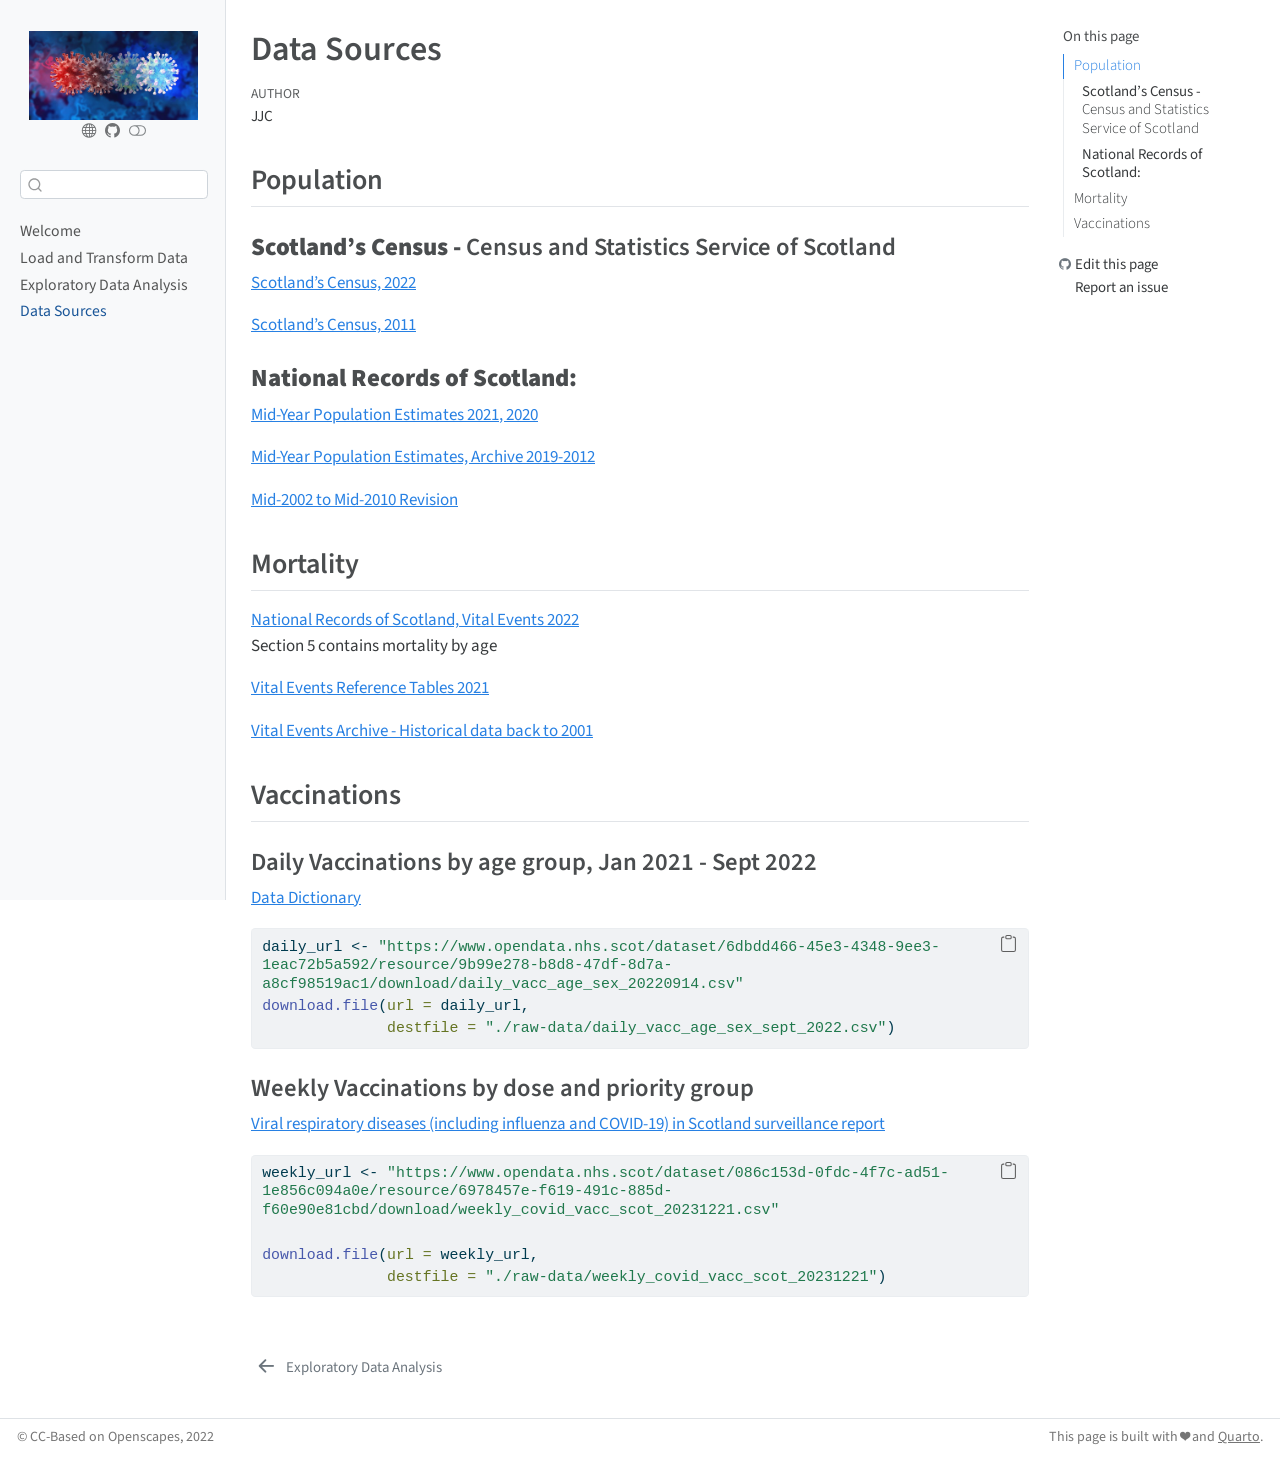
<file: docs/data-sources.html>
<!DOCTYPE html>
<html xmlns="http://www.w3.org/1999/xhtml" lang="en" xml:lang="en"><head>

<meta charset="utf-8">
<meta name="generator" content="quarto-1.3.450">

<meta name="viewport" content="width=device-width, initial-scale=1.0, user-scalable=yes">

<meta name="author" content="JJC">

<title>Excess Mortality in Scotland - Data Sources</title>
<style>
code{white-space: pre-wrap;}
span.smallcaps{font-variant: small-caps;}
div.columns{display: flex; gap: min(4vw, 1.5em);}
div.column{flex: auto; overflow-x: auto;}
div.hanging-indent{margin-left: 1.5em; text-indent: -1.5em;}
ul.task-list{list-style: none;}
ul.task-list li input[type="checkbox"] {
  width: 0.8em;
  margin: 0 0.8em 0.2em -1em; /* quarto-specific, see https://github.com/quarto-dev/quarto-cli/issues/4556 */ 
  vertical-align: middle;
}
/* CSS for syntax highlighting */
pre > code.sourceCode { white-space: pre; position: relative; }
pre > code.sourceCode > span { display: inline-block; line-height: 1.25; }
pre > code.sourceCode > span:empty { height: 1.2em; }
.sourceCode { overflow: visible; }
code.sourceCode > span { color: inherit; text-decoration: inherit; }
div.sourceCode { margin: 1em 0; }
pre.sourceCode { margin: 0; }
@media screen {
div.sourceCode { overflow: auto; }
}
@media print {
pre > code.sourceCode { white-space: pre-wrap; }
pre > code.sourceCode > span { text-indent: -5em; padding-left: 5em; }
}
pre.numberSource code
  { counter-reset: source-line 0; }
pre.numberSource code > span
  { position: relative; left: -4em; counter-increment: source-line; }
pre.numberSource code > span > a:first-child::before
  { content: counter(source-line);
    position: relative; left: -1em; text-align: right; vertical-align: baseline;
    border: none; display: inline-block;
    -webkit-touch-callout: none; -webkit-user-select: none;
    -khtml-user-select: none; -moz-user-select: none;
    -ms-user-select: none; user-select: none;
    padding: 0 4px; width: 4em;
  }
pre.numberSource { margin-left: 3em;  padding-left: 4px; }
div.sourceCode
  {   }
@media screen {
pre > code.sourceCode > span > a:first-child::before { text-decoration: underline; }
}
</style>


<script src="site_libs/quarto-nav/quarto-nav.js"></script>
<script src="site_libs/clipboard/clipboard.min.js"></script>
<script src="site_libs/quarto-search/autocomplete.umd.js"></script>
<script src="site_libs/quarto-search/fuse.min.js"></script>
<script src="site_libs/quarto-search/quarto-search.js"></script>
<meta name="quarto:offset" content="./">
<link href="./explore.html" rel="prev">
<script src="site_libs/quarto-html/quarto.js"></script>
<script src="site_libs/quarto-html/popper.min.js"></script>
<script src="site_libs/quarto-html/tippy.umd.min.js"></script>
<script src="site_libs/quarto-html/anchor.min.js"></script>
<link href="site_libs/quarto-html/tippy.css" rel="stylesheet">
<link href="site_libs/quarto-html/quarto-syntax-highlighting.css" rel="stylesheet" class="quarto-color-scheme" id="quarto-text-highlighting-styles">
<link href="site_libs/quarto-html/quarto-syntax-highlighting-dark.css" rel="prefetch" class="quarto-color-scheme quarto-color-alternate" id="quarto-text-highlighting-styles">
<script src="site_libs/bootstrap/bootstrap.min.js"></script>
<link href="site_libs/bootstrap/bootstrap-icons.css" rel="stylesheet">
<link href="site_libs/bootstrap/bootstrap.min.css" rel="stylesheet" class="quarto-color-scheme" id="quarto-bootstrap" data-mode="light">
<link href="site_libs/bootstrap/bootstrap-dark.min.css" rel="prefetch" class="quarto-color-scheme quarto-color-alternate" id="quarto-bootstrap" data-mode="light">
<script id="quarto-search-options" type="application/json">{
  "location": "sidebar",
  "copy-button": false,
  "collapse-after": 3,
  "panel-placement": "start",
  "type": "textbox",
  "limit": 20,
  "language": {
    "search-no-results-text": "No results",
    "search-matching-documents-text": "matching documents",
    "search-copy-link-title": "Copy link to search",
    "search-hide-matches-text": "Hide additional matches",
    "search-more-match-text": "more match in this document",
    "search-more-matches-text": "more matches in this document",
    "search-clear-button-title": "Clear",
    "search-detached-cancel-button-title": "Cancel",
    "search-submit-button-title": "Submit",
    "search-label": "Search"
  }
}</script>


</head>

<body class="nav-sidebar docked">

<div id="quarto-search-results"></div>
  <header id="quarto-header" class="headroom fixed-top">
  <nav class="quarto-secondary-nav">
    <div class="container-fluid d-flex">
      <button type="button" class="quarto-btn-toggle btn" data-bs-toggle="collapse" data-bs-target="#quarto-sidebar,#quarto-sidebar-glass" aria-controls="quarto-sidebar" aria-expanded="false" aria-label="Toggle sidebar navigation" onclick="if (window.quartoToggleHeadroom) { window.quartoToggleHeadroom(); }">
        <i class="bi bi-layout-text-sidebar-reverse"></i>
      </button>
      <nav class="quarto-page-breadcrumbs" aria-label="breadcrumb"><ol class="breadcrumb"><li class="breadcrumb-item"><a href="./data-sources.html">Data Sources</a></li></ol></nav>
      <a class="flex-grow-1" role="button" data-bs-toggle="collapse" data-bs-target="#quarto-sidebar,#quarto-sidebar-glass" aria-controls="quarto-sidebar" aria-expanded="false" aria-label="Toggle sidebar navigation" onclick="if (window.quartoToggleHeadroom) { window.quartoToggleHeadroom(); }">      
      </a>
      <button type="button" class="btn quarto-search-button" aria-label="" onclick="window.quartoOpenSearch();">
        <i class="bi bi-search"></i>
      </button>
    </div>
  </nav>
</header>
<!-- content -->
<div id="quarto-content" class="quarto-container page-columns page-rows-contents page-layout-article">
<!-- sidebar -->
  <nav id="quarto-sidebar" class="sidebar collapse collapse-horizontal sidebar-navigation docked overflow-auto">
    <div class="pt-lg-2 mt-2 text-center sidebar-header">
      <a href="./index.html" class="sidebar-logo-link">
      <img src="./images/covid19_variant.jpeg" alt="" class="sidebar-logo py-0 d-lg-inline d-none">
      </a>
      <div class="sidebar-tools-main tools-wide">
    <a href="https://phinancetechnologies.com/HumanityProjects/Humanity%20projects.asp" rel="" title="Humanity Projects" class="quarto-navigation-tool px-1" aria-label="Humanity Projects"><i class="bi bi-globe"></i></a>
    <a href="https://github.com/jjcoen/vax-scotland" rel="" title="Data and Analysis" class="quarto-navigation-tool px-1" aria-label="Data and Analysis"><i class="bi bi-github"></i></a>
  <a href="" class="quarto-color-scheme-toggle quarto-navigation-tool  px-1" onclick="window.quartoToggleColorScheme(); return false;" title="Toggle dark mode"><i class="bi"></i></a>
</div>
      </div>
        <div class="mt-2 flex-shrink-0 align-items-center">
        <div class="sidebar-search">
        <div id="quarto-search" class="" title="Search"></div>
        </div>
        </div>
    <div class="sidebar-menu-container"> 
    <ul class="list-unstyled mt-1">
        <li class="sidebar-item">
  <div class="sidebar-item-container"> 
  <a href="./index.html" class="sidebar-item-text sidebar-link">
 <span class="menu-text">Welcome</span></a>
  </div>
</li>
        <li class="sidebar-item">
  <div class="sidebar-item-container"> 
  <a href="./transform.html" class="sidebar-item-text sidebar-link">
 <span class="menu-text">Load and Transform Data</span></a>
  </div>
</li>
        <li class="sidebar-item">
  <div class="sidebar-item-container"> 
  <a href="./explore.html" class="sidebar-item-text sidebar-link">
 <span class="menu-text">Exploratory Data Analysis</span></a>
  </div>
</li>
        <li class="sidebar-item">
  <div class="sidebar-item-container"> 
  <a href="./data-sources.html" class="sidebar-item-text sidebar-link active">
 <span class="menu-text">Data Sources</span></a>
  </div>
</li>
    </ul>
    </div>
</nav>
<div id="quarto-sidebar-glass" data-bs-toggle="collapse" data-bs-target="#quarto-sidebar,#quarto-sidebar-glass"></div>
<!-- margin-sidebar -->
    <div id="quarto-margin-sidebar" class="sidebar margin-sidebar">
        <nav id="TOC" role="doc-toc" class="toc-active">
    <h2 id="toc-title">On this page</h2>
   
  <ul>
  <li><a href="#population" id="toc-population" class="nav-link active" data-scroll-target="#population">Population</a>
  <ul class="collapse">
  <li><a href="#scotlands-census---census-and-statistics-service-of-scotland" id="toc-scotlands-census---census-and-statistics-service-of-scotland" class="nav-link" data-scroll-target="#scotlands-census---census-and-statistics-service-of-scotland"><strong>Scotland’s Census -</strong> Census and Statistics Service of Scotland</a></li>
  <li><a href="#national-records-of-scotland" id="toc-national-records-of-scotland" class="nav-link" data-scroll-target="#national-records-of-scotland"><strong>National Records of Scotland:</strong></a></li>
  </ul></li>
  <li><a href="#mortality" id="toc-mortality" class="nav-link" data-scroll-target="#mortality">Mortality</a></li>
  <li><a href="#vaccinations" id="toc-vaccinations" class="nav-link" data-scroll-target="#vaccinations">Vaccinations</a>
  <ul class="collapse">
  <li><a href="#daily-vaccinations-by-age-group-jan-2021---sept-2022" id="toc-daily-vaccinations-by-age-group-jan-2021---sept-2022" class="nav-link" data-scroll-target="#daily-vaccinations-by-age-group-jan-2021---sept-2022">Daily Vaccinations by age group, Jan 2021 - Sept 2022</a></li>
  <li><a href="#weekly-vaccinations-by-dose-and-priority-group" id="toc-weekly-vaccinations-by-dose-and-priority-group" class="nav-link" data-scroll-target="#weekly-vaccinations-by-dose-and-priority-group">Weekly Vaccinations by dose and priority group</a></li>
  </ul></li>
  </ul>
<div class="toc-actions"><div><i class="bi bi-github"></i></div><div class="action-links"><p><a href="https://github.com/jjcoen/vax-scotland/edit/main/data-sources.qmd" class="toc-action">Edit this page</a></p><p><a href="https://github.com/jjcoen/vax-scotland/issues/new" class="toc-action">Report an issue</a></p></div></div></nav>
    </div>
<!-- main -->
<main class="content" id="quarto-document-content">

<header id="title-block-header" class="quarto-title-block default">
<div class="quarto-title">
<h1 class="title">Data Sources</h1>
</div>



<div class="quarto-title-meta">

    <div>
    <div class="quarto-title-meta-heading">Author</div>
    <div class="quarto-title-meta-contents">
             <p>JJC </p>
          </div>
  </div>
    
  
    
  </div>
  

</header>

<section id="population" class="level2">
<h2 class="anchored" data-anchor-id="population">Population</h2>
<section id="scotlands-census---census-and-statistics-service-of-scotland" class="level3">
<h3 class="anchored" data-anchor-id="scotlands-census---census-and-statistics-service-of-scotland"><strong>Scotland’s Census -</strong> Census and Statistics Service of Scotland</h3>
<p><a href="https://www.scotlandscensus.gov.uk/2022-results/scotland-s-census-2022-rounded-population-estimates/">Scotland’s Census, 2022</a></p>
<p><a href="https://www.scotlandscensus.gov.uk/webapi/jsf/tableView/tableView.xhtml">Scotland’s Census, 2011</a></p>
</section>
<section id="national-records-of-scotland" class="level3">
<h3 class="anchored" data-anchor-id="national-records-of-scotland"><strong>National Records of Scotland:</strong></h3>
<p><a href="https://www.nrscotland.gov.uk/statistics-and-data/statistics/statistics-by-theme/population/population-estimates/mid-year-population-estimates#lmye">Mid-Year Population Estimates 2021, 2020</a></p>
<p><a href="https://www.nrscotland.gov.uk/statistics-and-data/statistics/statistics-by-theme/population/population-estimates/mid-year-population-estimates/archive">Mid-Year Population Estimates, Archive 2019-2012</a></p>
<p><a href="https://webarchive.nrscotland.gov.uk/20210313160229/https://www.nrscotland.gov.uk/statistics-and-data/statistics/statistics-by-theme/population/population-estimates/mid-year-population-estimates/mid-2002-to-mid-2010-revision/additional-detailed-tables-for-population-estimates">Mid-2002 to Mid-2010 Revision</a></p>
</section>
</section>
<section id="mortality" class="level2">
<h2 class="anchored" data-anchor-id="mortality">Mortality</h2>
<p><a href="https://www.nrscotland.gov.uk/statistics-and-data/statistics/statistics-by-theme/vital-events/general-publications/vital-events-reference-tables/2022/list-of-data-tables#section5">National Records of Scotland, Vital Events 2022</a><br>
Section 5 contains mortality by age</p>
<p><a href="https://www.nrscotland.gov.uk/statistics-and-data/statistics/statistics-by-theme/vital-events/general-publications/vital-events-reference-tables/2021">Vital Events Reference Tables 2021</a></p>
<p><a href="https://www.nrscotland.gov.uk/statistics-and-data/statistics/statistics-by-theme/vital-events/general-publications/vital-events-reference-tables/archive">Vital Events Archive - Historical data back to 2001</a></p>
</section>
<section id="vaccinations" class="level2">
<h2 class="anchored" data-anchor-id="vaccinations">Vaccinations</h2>
<section id="daily-vaccinations-by-age-group-jan-2021---sept-2022" class="level3">
<h3 class="anchored" data-anchor-id="daily-vaccinations-by-age-group-jan-2021---sept-2022">Daily Vaccinations by age group, Jan 2021 - Sept 2022</h3>
<p><a href="https://www.opendata.nhs.scot/dataset/covid-19-vaccination-in-scotland/resource/9b99e278-b8d8-47df-8d7a-a8cf98519ac1">Data Dictionary</a></p>
<div class="cell">
<div class="sourceCode cell-code" id="cb1"><pre class="sourceCode r code-with-copy"><code class="sourceCode r"><span id="cb1-1"><a href="#cb1-1" aria-hidden="true" tabindex="-1"></a>daily_url <span class="ot">&lt;-</span> <span class="st">"https://www.opendata.nhs.scot/dataset/6dbdd466-45e3-4348-9ee3-1eac72b5a592/resource/9b99e278-b8d8-47df-8d7a-a8cf98519ac1/download/daily_vacc_age_sex_20220914.csv"</span></span>
<span id="cb1-2"><a href="#cb1-2" aria-hidden="true" tabindex="-1"></a><span class="fu">download.file</span>(<span class="at">url =</span> daily_url, </span>
<span id="cb1-3"><a href="#cb1-3" aria-hidden="true" tabindex="-1"></a>              <span class="at">destfile =</span> <span class="st">"./raw-data/daily_vacc_age_sex_sept_2022.csv"</span>)</span></code><button title="Copy to Clipboard" class="code-copy-button"><i class="bi"></i></button></pre></div>
</div>
</section>
<section id="weekly-vaccinations-by-dose-and-priority-group" class="level3">
<h3 class="anchored" data-anchor-id="weekly-vaccinations-by-dose-and-priority-group">Weekly Vaccinations by dose and priority group</h3>
<p><a href="https://www.publichealthscotland.scot/publications/viral-respiratory-diseases-including-influenza-and-covid-19-in-scotland-surveillance-report/viral-respiratory-diseases-including-influenza-and-covid-19-in-scotland-surveillance-report-21-december-2023/" title="Report">Viral respiratory diseases (including influenza and COVID-19) in Scotland surveillance report</a></p>
<div class="cell">
<div class="sourceCode cell-code" id="cb2"><pre class="sourceCode r code-with-copy"><code class="sourceCode r"><span id="cb2-1"><a href="#cb2-1" aria-hidden="true" tabindex="-1"></a>weekly_url <span class="ot">&lt;-</span> <span class="st">"https://www.opendata.nhs.scot/dataset/086c153d-0fdc-4f7c-ad51-1e856c094a0e/resource/6978457e-f619-491c-885d-f60e90e81cbd/download/weekly_covid_vacc_scot_20231221.csv"</span></span>
<span id="cb2-2"><a href="#cb2-2" aria-hidden="true" tabindex="-1"></a></span>
<span id="cb2-3"><a href="#cb2-3" aria-hidden="true" tabindex="-1"></a><span class="fu">download.file</span>(<span class="at">url =</span> weekly_url, </span>
<span id="cb2-4"><a href="#cb2-4" aria-hidden="true" tabindex="-1"></a>              <span class="at">destfile =</span> <span class="st">"./raw-data/weekly_covid_vacc_scot_20231221"</span>)</span></code><button title="Copy to Clipboard" class="code-copy-button"><i class="bi"></i></button></pre></div>
</div>


</section>
</section>

</main> <!-- /main -->
<script id="quarto-html-after-body" type="application/javascript">
window.document.addEventListener("DOMContentLoaded", function (event) {
  const toggleBodyColorMode = (bsSheetEl) => {
    const mode = bsSheetEl.getAttribute("data-mode");
    const bodyEl = window.document.querySelector("body");
    if (mode === "dark") {
      bodyEl.classList.add("quarto-dark");
      bodyEl.classList.remove("quarto-light");
    } else {
      bodyEl.classList.add("quarto-light");
      bodyEl.classList.remove("quarto-dark");
    }
  }
  const toggleBodyColorPrimary = () => {
    const bsSheetEl = window.document.querySelector("link#quarto-bootstrap");
    if (bsSheetEl) {
      toggleBodyColorMode(bsSheetEl);
    }
  }
  toggleBodyColorPrimary();  
  const disableStylesheet = (stylesheets) => {
    for (let i=0; i < stylesheets.length; i++) {
      const stylesheet = stylesheets[i];
      stylesheet.rel = 'prefetch';
    }
  }
  const enableStylesheet = (stylesheets) => {
    for (let i=0; i < stylesheets.length; i++) {
      const stylesheet = stylesheets[i];
      stylesheet.rel = 'stylesheet';
    }
  }
  const manageTransitions = (selector, allowTransitions) => {
    const els = window.document.querySelectorAll(selector);
    for (let i=0; i < els.length; i++) {
      const el = els[i];
      if (allowTransitions) {
        el.classList.remove('notransition');
      } else {
        el.classList.add('notransition');
      }
    }
  }
  const toggleColorMode = (alternate) => {
    // Switch the stylesheets
    const alternateStylesheets = window.document.querySelectorAll('link.quarto-color-scheme.quarto-color-alternate');
    manageTransitions('#quarto-margin-sidebar .nav-link', false);
    if (alternate) {
      enableStylesheet(alternateStylesheets);
      for (const sheetNode of alternateStylesheets) {
        if (sheetNode.id === "quarto-bootstrap") {
          toggleBodyColorMode(sheetNode);
        }
      }
    } else {
      disableStylesheet(alternateStylesheets);
      toggleBodyColorPrimary();
    }
    manageTransitions('#quarto-margin-sidebar .nav-link', true);
    // Switch the toggles
    const toggles = window.document.querySelectorAll('.quarto-color-scheme-toggle');
    for (let i=0; i < toggles.length; i++) {
      const toggle = toggles[i];
      if (toggle) {
        if (alternate) {
          toggle.classList.add("alternate");     
        } else {
          toggle.classList.remove("alternate");
        }
      }
    }
    // Hack to workaround the fact that safari doesn't
    // properly recolor the scrollbar when toggling (#1455)
    if (navigator.userAgent.indexOf('Safari') > 0 && navigator.userAgent.indexOf('Chrome') == -1) {
      manageTransitions("body", false);
      window.scrollTo(0, 1);
      setTimeout(() => {
        window.scrollTo(0, 0);
        manageTransitions("body", true);
      }, 40);  
    }
  }
  const isFileUrl = () => { 
    return window.location.protocol === 'file:';
  }
  const hasAlternateSentinel = () => {  
    let styleSentinel = getColorSchemeSentinel();
    if (styleSentinel !== null) {
      return styleSentinel === "alternate";
    } else {
      return false;
    }
  }
  const setStyleSentinel = (alternate) => {
    const value = alternate ? "alternate" : "default";
    if (!isFileUrl()) {
      window.localStorage.setItem("quarto-color-scheme", value);
    } else {
      localAlternateSentinel = value;
    }
  }
  const getColorSchemeSentinel = () => {
    if (!isFileUrl()) {
      const storageValue = window.localStorage.getItem("quarto-color-scheme");
      return storageValue != null ? storageValue : localAlternateSentinel;
    } else {
      return localAlternateSentinel;
    }
  }
  let localAlternateSentinel = 'default';
  // Dark / light mode switch
  window.quartoToggleColorScheme = () => {
    // Read the current dark / light value 
    let toAlternate = !hasAlternateSentinel();
    toggleColorMode(toAlternate);
    setStyleSentinel(toAlternate);
  };
  // Ensure there is a toggle, if there isn't float one in the top right
  if (window.document.querySelector('.quarto-color-scheme-toggle') === null) {
    const a = window.document.createElement('a');
    a.classList.add('top-right');
    a.classList.add('quarto-color-scheme-toggle');
    a.href = "";
    a.onclick = function() { try { window.quartoToggleColorScheme(); } catch {} return false; };
    const i = window.document.createElement("i");
    i.classList.add('bi');
    a.appendChild(i);
    window.document.body.appendChild(a);
  }
  // Switch to dark mode if need be
  if (hasAlternateSentinel()) {
    toggleColorMode(true);
  } else {
    toggleColorMode(false);
  }
  const icon = "";
  const anchorJS = new window.AnchorJS();
  anchorJS.options = {
    placement: 'right',
    icon: icon
  };
  anchorJS.add('.anchored');
  const isCodeAnnotation = (el) => {
    for (const clz of el.classList) {
      if (clz.startsWith('code-annotation-')) {                     
        return true;
      }
    }
    return false;
  }
  const clipboard = new window.ClipboardJS('.code-copy-button', {
    text: function(trigger) {
      const codeEl = trigger.previousElementSibling.cloneNode(true);
      for (const childEl of codeEl.children) {
        if (isCodeAnnotation(childEl)) {
          childEl.remove();
        }
      }
      return codeEl.innerText;
    }
  });
  clipboard.on('success', function(e) {
    // button target
    const button = e.trigger;
    // don't keep focus
    button.blur();
    // flash "checked"
    button.classList.add('code-copy-button-checked');
    var currentTitle = button.getAttribute("title");
    button.setAttribute("title", "Copied!");
    let tooltip;
    if (window.bootstrap) {
      button.setAttribute("data-bs-toggle", "tooltip");
      button.setAttribute("data-bs-placement", "left");
      button.setAttribute("data-bs-title", "Copied!");
      tooltip = new bootstrap.Tooltip(button, 
        { trigger: "manual", 
          customClass: "code-copy-button-tooltip",
          offset: [0, -8]});
      tooltip.show();    
    }
    setTimeout(function() {
      if (tooltip) {
        tooltip.hide();
        button.removeAttribute("data-bs-title");
        button.removeAttribute("data-bs-toggle");
        button.removeAttribute("data-bs-placement");
      }
      button.setAttribute("title", currentTitle);
      button.classList.remove('code-copy-button-checked');
    }, 1000);
    // clear code selection
    e.clearSelection();
  });
  function tippyHover(el, contentFn) {
    const config = {
      allowHTML: true,
      content: contentFn,
      maxWidth: 500,
      delay: 100,
      arrow: false,
      appendTo: function(el) {
          return el.parentElement;
      },
      interactive: true,
      interactiveBorder: 10,
      theme: 'quarto',
      placement: 'bottom-start'
    };
    window.tippy(el, config); 
  }
  const noterefs = window.document.querySelectorAll('a[role="doc-noteref"]');
  for (var i=0; i<noterefs.length; i++) {
    const ref = noterefs[i];
    tippyHover(ref, function() {
      // use id or data attribute instead here
      let href = ref.getAttribute('data-footnote-href') || ref.getAttribute('href');
      try { href = new URL(href).hash; } catch {}
      const id = href.replace(/^#\/?/, "");
      const note = window.document.getElementById(id);
      return note.innerHTML;
    });
  }
      let selectedAnnoteEl;
      const selectorForAnnotation = ( cell, annotation) => {
        let cellAttr = 'data-code-cell="' + cell + '"';
        let lineAttr = 'data-code-annotation="' +  annotation + '"';
        const selector = 'span[' + cellAttr + '][' + lineAttr + ']';
        return selector;
      }
      const selectCodeLines = (annoteEl) => {
        const doc = window.document;
        const targetCell = annoteEl.getAttribute("data-target-cell");
        const targetAnnotation = annoteEl.getAttribute("data-target-annotation");
        const annoteSpan = window.document.querySelector(selectorForAnnotation(targetCell, targetAnnotation));
        const lines = annoteSpan.getAttribute("data-code-lines").split(",");
        const lineIds = lines.map((line) => {
          return targetCell + "-" + line;
        })
        let top = null;
        let height = null;
        let parent = null;
        if (lineIds.length > 0) {
            //compute the position of the single el (top and bottom and make a div)
            const el = window.document.getElementById(lineIds[0]);
            top = el.offsetTop;
            height = el.offsetHeight;
            parent = el.parentElement.parentElement;
          if (lineIds.length > 1) {
            const lastEl = window.document.getElementById(lineIds[lineIds.length - 1]);
            const bottom = lastEl.offsetTop + lastEl.offsetHeight;
            height = bottom - top;
          }
          if (top !== null && height !== null && parent !== null) {
            // cook up a div (if necessary) and position it 
            let div = window.document.getElementById("code-annotation-line-highlight");
            if (div === null) {
              div = window.document.createElement("div");
              div.setAttribute("id", "code-annotation-line-highlight");
              div.style.position = 'absolute';
              parent.appendChild(div);
            }
            div.style.top = top - 2 + "px";
            div.style.height = height + 4 + "px";
            let gutterDiv = window.document.getElementById("code-annotation-line-highlight-gutter");
            if (gutterDiv === null) {
              gutterDiv = window.document.createElement("div");
              gutterDiv.setAttribute("id", "code-annotation-line-highlight-gutter");
              gutterDiv.style.position = 'absolute';
              const codeCell = window.document.getElementById(targetCell);
              const gutter = codeCell.querySelector('.code-annotation-gutter');
              gutter.appendChild(gutterDiv);
            }
            gutterDiv.style.top = top - 2 + "px";
            gutterDiv.style.height = height + 4 + "px";
          }
          selectedAnnoteEl = annoteEl;
        }
      };
      const unselectCodeLines = () => {
        const elementsIds = ["code-annotation-line-highlight", "code-annotation-line-highlight-gutter"];
        elementsIds.forEach((elId) => {
          const div = window.document.getElementById(elId);
          if (div) {
            div.remove();
          }
        });
        selectedAnnoteEl = undefined;
      };
      // Attach click handler to the DT
      const annoteDls = window.document.querySelectorAll('dt[data-target-cell]');
      for (const annoteDlNode of annoteDls) {
        annoteDlNode.addEventListener('click', (event) => {
          const clickedEl = event.target;
          if (clickedEl !== selectedAnnoteEl) {
            unselectCodeLines();
            const activeEl = window.document.querySelector('dt[data-target-cell].code-annotation-active');
            if (activeEl) {
              activeEl.classList.remove('code-annotation-active');
            }
            selectCodeLines(clickedEl);
            clickedEl.classList.add('code-annotation-active');
          } else {
            // Unselect the line
            unselectCodeLines();
            clickedEl.classList.remove('code-annotation-active');
          }
        });
      }
  const findCites = (el) => {
    const parentEl = el.parentElement;
    if (parentEl) {
      const cites = parentEl.dataset.cites;
      if (cites) {
        return {
          el,
          cites: cites.split(' ')
        };
      } else {
        return findCites(el.parentElement)
      }
    } else {
      return undefined;
    }
  };
  var bibliorefs = window.document.querySelectorAll('a[role="doc-biblioref"]');
  for (var i=0; i<bibliorefs.length; i++) {
    const ref = bibliorefs[i];
    const citeInfo = findCites(ref);
    if (citeInfo) {
      tippyHover(citeInfo.el, function() {
        var popup = window.document.createElement('div');
        citeInfo.cites.forEach(function(cite) {
          var citeDiv = window.document.createElement('div');
          citeDiv.classList.add('hanging-indent');
          citeDiv.classList.add('csl-entry');
          var biblioDiv = window.document.getElementById('ref-' + cite);
          if (biblioDiv) {
            citeDiv.innerHTML = biblioDiv.innerHTML;
          }
          popup.appendChild(citeDiv);
        });
        return popup.innerHTML;
      });
    }
  }
});
</script>
<nav class="page-navigation">
  <div class="nav-page nav-page-previous">
      <a href="./explore.html" class="pagination-link">
        <i class="bi bi-arrow-left-short"></i> <span class="nav-page-text">Exploratory Data Analysis</span>
      </a>          
  </div>
  <div class="nav-page nav-page-next">
  </div>
</nav>
</div> <!-- /content -->
<footer class="footer">
  <div class="nav-footer">
    <div class="nav-footer-left">© CC-Based on Openscapes, 2022</div>   
    <div class="nav-footer-center">
      &nbsp;
    </div>
    <div class="nav-footer-right">This page is built with ❤️ and <a href="https://quarto.org/">Quarto</a>.</div>
  </div>
</footer>



</body></html>
</file>
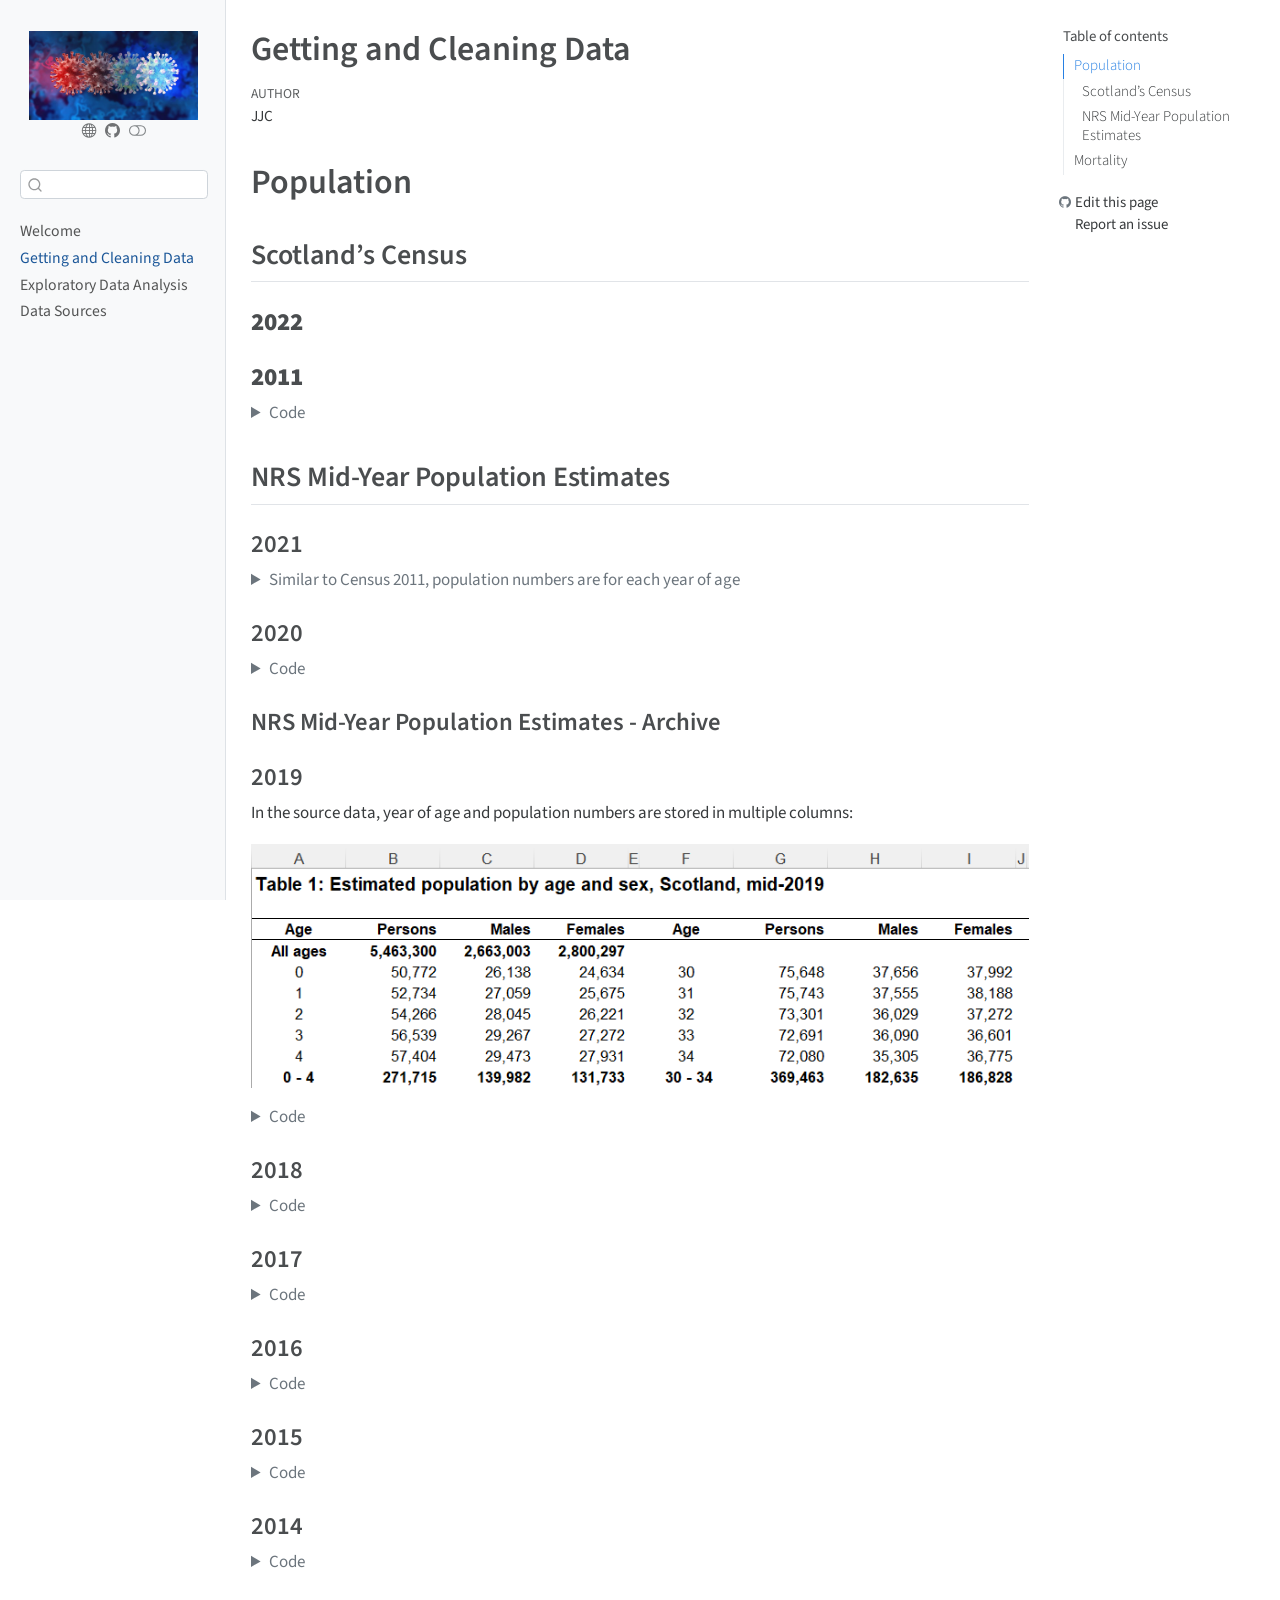
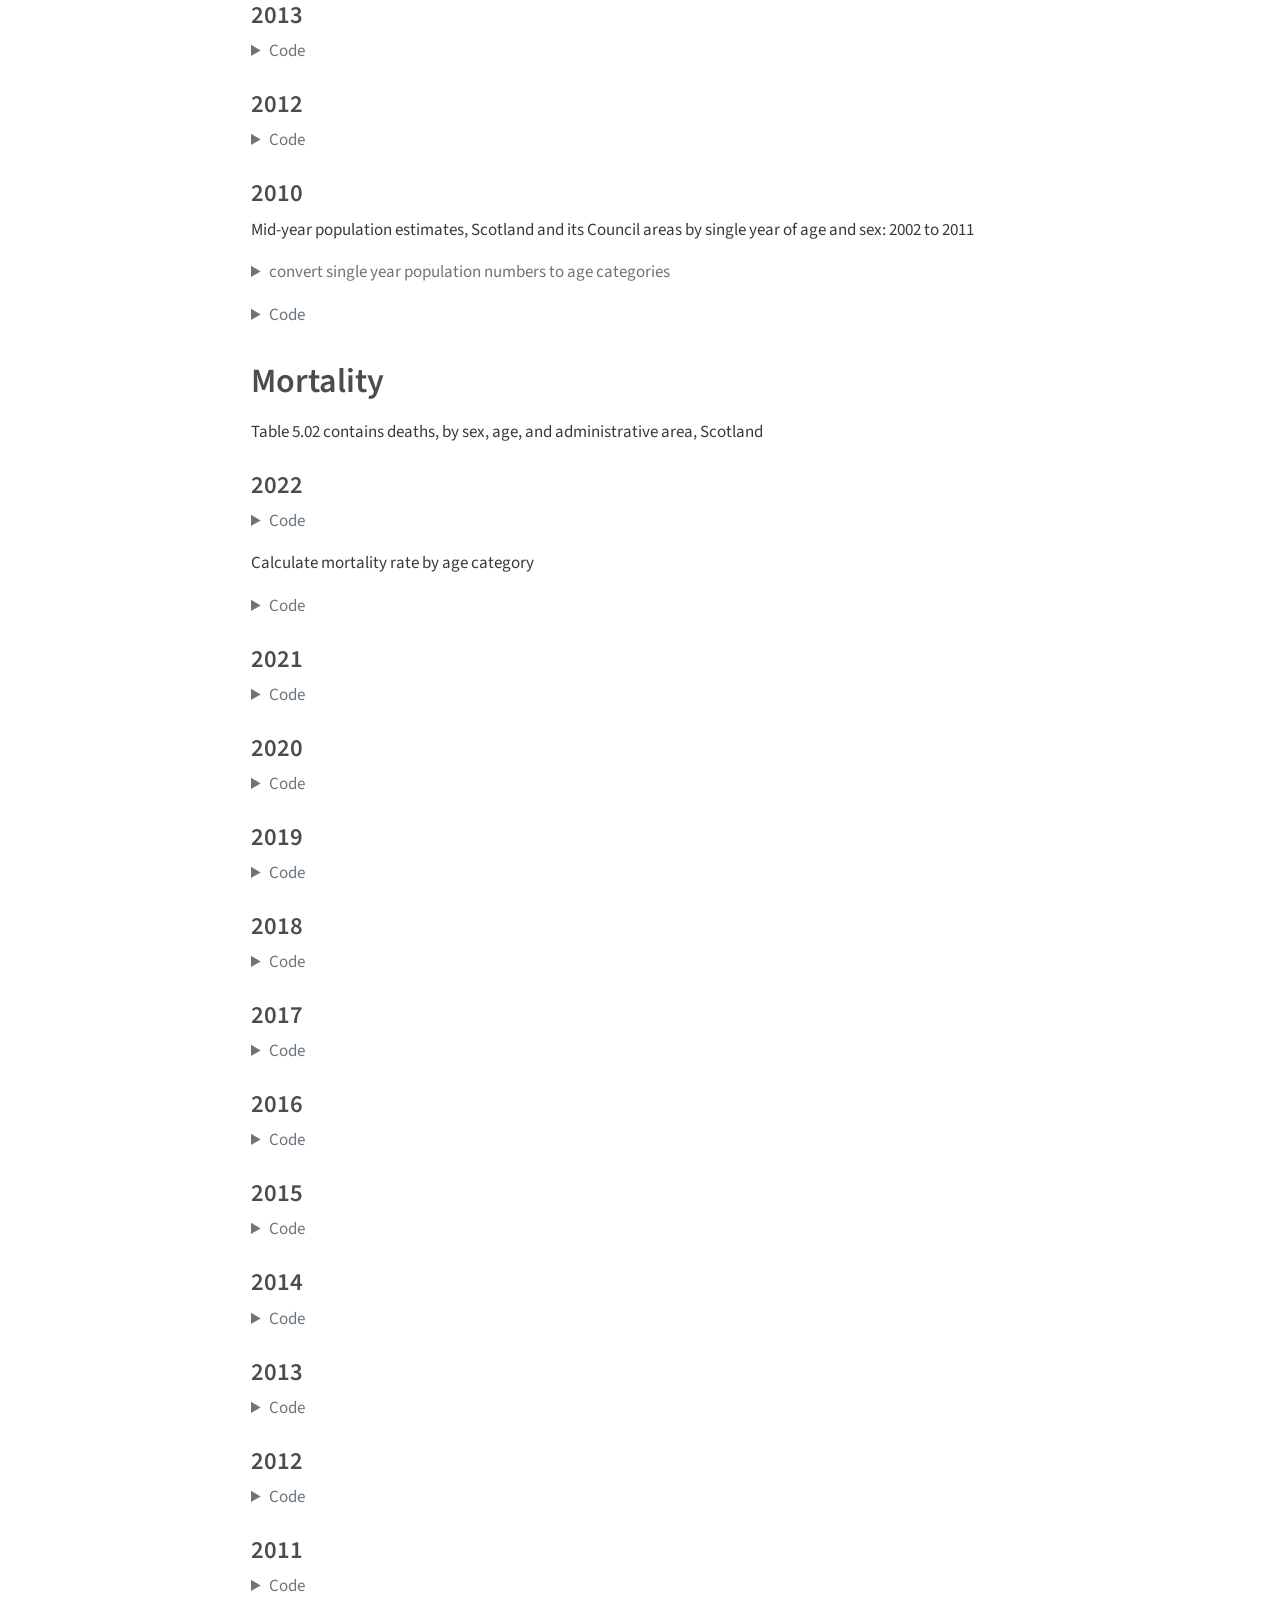
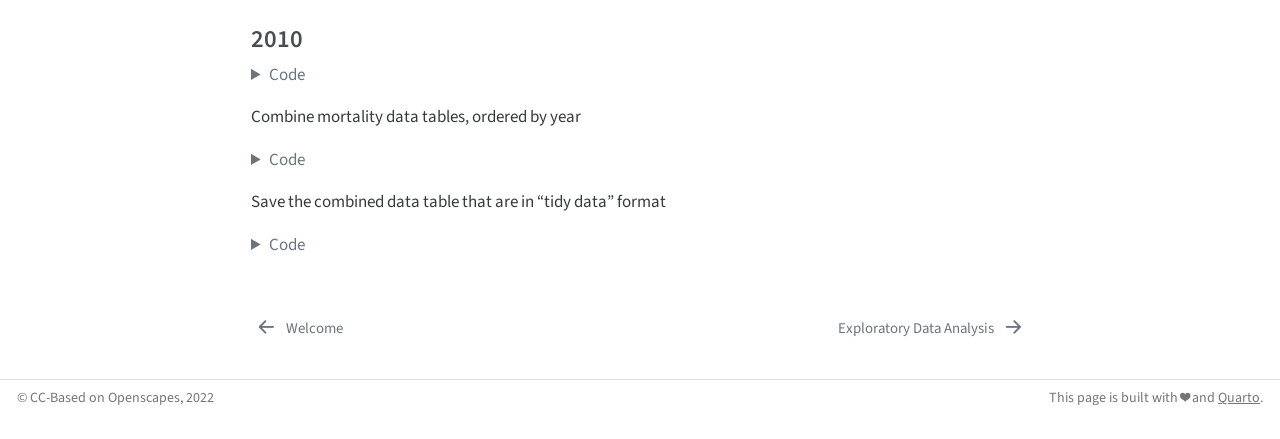
<file: docs/getting-cleaning-data.html>
<!DOCTYPE html>
<html xmlns="http://www.w3.org/1999/xhtml" lang="en" xml:lang="en"><head>

<meta charset="utf-8">
<meta name="generator" content="quarto-1.3.450">

<meta name="viewport" content="width=device-width, initial-scale=1.0, user-scalable=yes">

<meta name="author" content="JJC">

<title>Excess Mortality in Scotland - Getting and Cleaning Data</title>
<style>
code{white-space: pre-wrap;}
span.smallcaps{font-variant: small-caps;}
div.columns{display: flex; gap: min(4vw, 1.5em);}
div.column{flex: auto; overflow-x: auto;}
div.hanging-indent{margin-left: 1.5em; text-indent: -1.5em;}
ul.task-list{list-style: none;}
ul.task-list li input[type="checkbox"] {
  width: 0.8em;
  margin: 0 0.8em 0.2em -1em; /* quarto-specific, see https://github.com/quarto-dev/quarto-cli/issues/4556 */ 
  vertical-align: middle;
}
/* CSS for syntax highlighting */
pre > code.sourceCode { white-space: pre; position: relative; }
pre > code.sourceCode > span { display: inline-block; line-height: 1.25; }
pre > code.sourceCode > span:empty { height: 1.2em; }
.sourceCode { overflow: visible; }
code.sourceCode > span { color: inherit; text-decoration: inherit; }
div.sourceCode { margin: 1em 0; }
pre.sourceCode { margin: 0; }
@media screen {
div.sourceCode { overflow: auto; }
}
@media print {
pre > code.sourceCode { white-space: pre-wrap; }
pre > code.sourceCode > span { text-indent: -5em; padding-left: 5em; }
}
pre.numberSource code
  { counter-reset: source-line 0; }
pre.numberSource code > span
  { position: relative; left: -4em; counter-increment: source-line; }
pre.numberSource code > span > a:first-child::before
  { content: counter(source-line);
    position: relative; left: -1em; text-align: right; vertical-align: baseline;
    border: none; display: inline-block;
    -webkit-touch-callout: none; -webkit-user-select: none;
    -khtml-user-select: none; -moz-user-select: none;
    -ms-user-select: none; user-select: none;
    padding: 0 4px; width: 4em;
  }
pre.numberSource { margin-left: 3em;  padding-left: 4px; }
div.sourceCode
  {   }
@media screen {
pre > code.sourceCode > span > a:first-child::before { text-decoration: underline; }
}
</style>


<script src="site_libs/quarto-nav/quarto-nav.js"></script>
<script src="site_libs/clipboard/clipboard.min.js"></script>
<script src="site_libs/quarto-search/autocomplete.umd.js"></script>
<script src="site_libs/quarto-search/fuse.min.js"></script>
<script src="site_libs/quarto-search/quarto-search.js"></script>
<meta name="quarto:offset" content="./">
<link href="./explore.html" rel="next">
<link href="./index.html" rel="prev">
<script src="site_libs/quarto-html/quarto.js"></script>
<script src="site_libs/quarto-html/popper.min.js"></script>
<script src="site_libs/quarto-html/tippy.umd.min.js"></script>
<script src="site_libs/quarto-html/anchor.min.js"></script>
<link href="site_libs/quarto-html/tippy.css" rel="stylesheet">
<link href="site_libs/quarto-html/quarto-syntax-highlighting.css" rel="stylesheet" class="quarto-color-scheme" id="quarto-text-highlighting-styles">
<link href="site_libs/quarto-html/quarto-syntax-highlighting-dark.css" rel="prefetch" class="quarto-color-scheme quarto-color-alternate" id="quarto-text-highlighting-styles">
<script src="site_libs/bootstrap/bootstrap.min.js"></script>
<link href="site_libs/bootstrap/bootstrap-icons.css" rel="stylesheet">
<link href="site_libs/bootstrap/bootstrap.min.css" rel="stylesheet" class="quarto-color-scheme" id="quarto-bootstrap" data-mode="light">
<link href="site_libs/bootstrap/bootstrap-dark.min.css" rel="prefetch" class="quarto-color-scheme quarto-color-alternate" id="quarto-bootstrap" data-mode="light">
<script id="quarto-search-options" type="application/json">{
  "location": "sidebar",
  "copy-button": false,
  "collapse-after": 3,
  "panel-placement": "start",
  "type": "textbox",
  "limit": 20,
  "language": {
    "search-no-results-text": "No results",
    "search-matching-documents-text": "matching documents",
    "search-copy-link-title": "Copy link to search",
    "search-hide-matches-text": "Hide additional matches",
    "search-more-match-text": "more match in this document",
    "search-more-matches-text": "more matches in this document",
    "search-clear-button-title": "Clear",
    "search-detached-cancel-button-title": "Cancel",
    "search-submit-button-title": "Submit",
    "search-label": "Search"
  }
}</script>


</head>

<body class="nav-sidebar docked">

<div id="quarto-search-results"></div>
  <header id="quarto-header" class="headroom fixed-top">
  <nav class="quarto-secondary-nav">
    <div class="container-fluid d-flex">
      <button type="button" class="quarto-btn-toggle btn" data-bs-toggle="collapse" data-bs-target="#quarto-sidebar,#quarto-sidebar-glass" aria-controls="quarto-sidebar" aria-expanded="false" aria-label="Toggle sidebar navigation" onclick="if (window.quartoToggleHeadroom) { window.quartoToggleHeadroom(); }">
        <i class="bi bi-layout-text-sidebar-reverse"></i>
      </button>
      <nav class="quarto-page-breadcrumbs" aria-label="breadcrumb"><ol class="breadcrumb"><li class="breadcrumb-item"><a href="./getting-cleaning-data.html">Getting and Cleaning Data</a></li></ol></nav>
      <a class="flex-grow-1" role="button" data-bs-toggle="collapse" data-bs-target="#quarto-sidebar,#quarto-sidebar-glass" aria-controls="quarto-sidebar" aria-expanded="false" aria-label="Toggle sidebar navigation" onclick="if (window.quartoToggleHeadroom) { window.quartoToggleHeadroom(); }">      
      </a>
      <button type="button" class="btn quarto-search-button" aria-label="" onclick="window.quartoOpenSearch();">
        <i class="bi bi-search"></i>
      </button>
    </div>
  </nav>
</header>
<!-- content -->
<div id="quarto-content" class="quarto-container page-columns page-rows-contents page-layout-article">
<!-- sidebar -->
  <nav id="quarto-sidebar" class="sidebar collapse collapse-horizontal sidebar-navigation docked overflow-auto">
    <div class="pt-lg-2 mt-2 text-center sidebar-header">
      <a href="./index.html" class="sidebar-logo-link">
      <img src="./images/covid19_variant.jpeg" alt="" class="sidebar-logo py-0 d-lg-inline d-none">
      </a>
      <div class="sidebar-tools-main tools-wide">
    <a href="https://phinancetechnologies.com/HumanityProjects/Humanity%20projects.asp" rel="" title="Humanity Projects" class="quarto-navigation-tool px-1" aria-label="Humanity Projects"><i class="bi bi-globe"></i></a>
    <a href="https://github.com/jjcoen/vax-scotland" rel="" title="Data and Analysis" class="quarto-navigation-tool px-1" aria-label="Data and Analysis"><i class="bi bi-github"></i></a>
  <a href="" class="quarto-color-scheme-toggle quarto-navigation-tool  px-1" onclick="window.quartoToggleColorScheme(); return false;" title="Toggle dark mode"><i class="bi"></i></a>
</div>
      </div>
        <div class="mt-2 flex-shrink-0 align-items-center">
        <div class="sidebar-search">
        <div id="quarto-search" class="" title="Search"></div>
        </div>
        </div>
    <div class="sidebar-menu-container"> 
    <ul class="list-unstyled mt-1">
        <li class="sidebar-item">
  <div class="sidebar-item-container"> 
  <a href="./index.html" class="sidebar-item-text sidebar-link">
 <span class="menu-text">Welcome</span></a>
  </div>
</li>
        <li class="sidebar-item">
  <div class="sidebar-item-container"> 
  <a href="./getting-cleaning-data.html" class="sidebar-item-text sidebar-link active">
 <span class="menu-text">Getting and Cleaning Data</span></a>
  </div>
</li>
        <li class="sidebar-item">
  <div class="sidebar-item-container"> 
  <a href="./explore.html" class="sidebar-item-text sidebar-link">
 <span class="menu-text">Exploratory Data Analysis</span></a>
  </div>
</li>
        <li class="sidebar-item">
  <div class="sidebar-item-container"> 
  <a href="./data-sources.html" class="sidebar-item-text sidebar-link">
 <span class="menu-text">Data Sources</span></a>
  </div>
</li>
    </ul>
    </div>
</nav>
<div id="quarto-sidebar-glass" data-bs-toggle="collapse" data-bs-target="#quarto-sidebar,#quarto-sidebar-glass"></div>
<!-- margin-sidebar -->
    <div id="quarto-margin-sidebar" class="sidebar margin-sidebar">
        <nav id="TOC" role="doc-toc" class="toc-active">
    <h2 id="toc-title">Table of contents</h2>
   
  <ul class="collapse">
  <li><a href="#population" id="toc-population" class="nav-link active" data-scroll-target="#population">Population</a>
  <ul class="collapse">
  <li><a href="#scotlands-census" id="toc-scotlands-census" class="nav-link" data-scroll-target="#scotlands-census">Scotland’s Census</a></li>
  <li><a href="#nrs-mid-year-population-estimates" id="toc-nrs-mid-year-population-estimates" class="nav-link" data-scroll-target="#nrs-mid-year-population-estimates">NRS Mid-Year Population Estimates</a></li>
  </ul></li>
  <li><a href="#mortality" id="toc-mortality" class="nav-link" data-scroll-target="#mortality">Mortality</a></li>
  </ul>
<div class="toc-actions"><div><i class="bi bi-github"></i></div><div class="action-links"><p><a href="https://github.com/jjcoen/vax-scotland/edit/main/getting-cleaning-data.qmd" class="toc-action">Edit this page</a></p><p><a href="https://github.com/jjcoen/vax-scotland/issues/new" class="toc-action">Report an issue</a></p></div></div></nav>
    </div>
<!-- main -->
<main class="content" id="quarto-document-content">

<header id="title-block-header" class="quarto-title-block default">
<div class="quarto-title">
<h1 class="title">Getting and Cleaning Data</h1>
</div>



<div class="quarto-title-meta">

    <div>
    <div class="quarto-title-meta-heading">Author</div>
    <div class="quarto-title-meta-contents">
             <p>JJC </p>
          </div>
  </div>
    
  
    
  </div>
  

</header>

<section id="population" class="level1">
<h1>Population</h1>
<section id="scotlands-census" class="level2">
<h2 class="anchored" data-anchor-id="scotlands-census">Scotland’s Census</h2>
<section id="section" class="level3">
<h3 class="anchored" data-anchor-id="section"><strong>2022</strong></h3>
</section>
<section id="section-1" class="level3">
<h3 class="anchored" data-anchor-id="section-1"><strong>2011</strong></h3>
<div class="cell">
<details>
<summary>Code</summary>
<div class="sourceCode cell-code" id="cb1"><pre class="sourceCode r code-with-copy"><code class="sourceCode r"><span id="cb1-1"><a href="#cb1-1" aria-hidden="true" tabindex="-1"></a><span class="fu">source</span>(<span class="st">"./scripts/get-census-11.R"</span>)   </span>
<span id="cb1-2"><a href="#cb1-2" aria-hidden="true" tabindex="-1"></a><span class="co"># Population counts for each year of age</span></span>
<span id="cb1-3"><a href="#cb1-3" aria-hidden="true" tabindex="-1"></a>pop11_1yr <span class="ot">&lt;-</span> <span class="fu">get_census_11</span>(<span class="at">is_plot =</span> <span class="dv">0</span>)  </span>
<span id="cb1-4"><a href="#cb1-4" aria-hidden="true" tabindex="-1"></a></span>
<span id="cb1-5"><a href="#cb1-5" aria-hidden="true" tabindex="-1"></a><span class="co"># Section age variable into the 7 HP age categories</span></span>
<span id="cb1-6"><a href="#cb1-6" aria-hidden="true" tabindex="-1"></a>pop11 <span class="ot">&lt;-</span> <span class="fu">make_groups</span>(pop11_1yr, <span class="at">is_pop =</span> <span class="dv">1</span>, <span class="at">cat_19 =</span> <span class="cn">FALSE</span>)</span>
<span id="cb1-7"><a href="#cb1-7" aria-hidden="true" tabindex="-1"></a></span>
<span id="cb1-8"><a href="#cb1-8" aria-hidden="true" tabindex="-1"></a><span class="co"># cleanup</span></span>
<span id="cb1-9"><a href="#cb1-9" aria-hidden="true" tabindex="-1"></a><span class="fu">rm</span>(pop11_1yr, get_census_11)</span></code><button title="Copy to Clipboard" class="code-copy-button"><i class="bi"></i></button></pre></div>
</details>
</div>
</section>
</section>
<section id="nrs-mid-year-population-estimates" class="level2">
<h2 class="anchored" data-anchor-id="nrs-mid-year-population-estimates">NRS Mid-Year Population Estimates</h2>
<section id="section-2" class="level3">
<h3 class="anchored" data-anchor-id="section-2">2021</h3>
<div class="cell">
<details>
<summary>Similar to Census 2011, population numbers are for each year of age</summary>
<div class="sourceCode cell-code" id="cb2"><pre class="sourceCode r code-with-copy"><code class="sourceCode r"><span id="cb2-1"><a href="#cb2-1" aria-hidden="true" tabindex="-1"></a><span class="fu">source</span>(<span class="st">"./scripts/get-pop-by-year.R"</span>)</span>
<span id="cb2-2"><a href="#cb2-2" aria-hidden="true" tabindex="-1"></a>file_21 <span class="ot">&lt;-</span> <span class="st">"./raw-data/mid-year-pop-est-21-data.xlsx"</span></span>
<span id="cb2-3"><a href="#cb2-3" aria-hidden="true" tabindex="-1"></a>sheet_21 <span class="ot">&lt;-</span> <span class="st">"Table 1"</span></span>
<span id="cb2-4"><a href="#cb2-4" aria-hidden="true" tabindex="-1"></a>range_21 <span class="ot">&lt;-</span> <span class="st">"F4:CR5"</span></span>
<span id="cb2-5"><a href="#cb2-5" aria-hidden="true" tabindex="-1"></a></span>
<span id="cb2-6"><a href="#cb2-6" aria-hidden="true" tabindex="-1"></a>pop21 <span class="ot">&lt;-</span> <span class="fu">get_pop_by_year</span>(file_21, sheet_21, range_21)</span>
<span id="cb2-7"><a href="#cb2-7" aria-hidden="true" tabindex="-1"></a></span>
<span id="cb2-8"><a href="#cb2-8" aria-hidden="true" tabindex="-1"></a>pop21 <span class="ot">&lt;-</span> <span class="fu">make_groups</span>(pop21, <span class="at">is_pop =</span> <span class="dv">1</span>, <span class="at">cat_19 =</span> <span class="cn">FALSE</span>)</span>
<span id="cb2-9"><a href="#cb2-9" aria-hidden="true" tabindex="-1"></a></span>
<span id="cb2-10"><a href="#cb2-10" aria-hidden="true" tabindex="-1"></a><span class="co"># cleanup</span></span>
<span id="cb2-11"><a href="#cb2-11" aria-hidden="true" tabindex="-1"></a><span class="fu">rm</span>(file_21, range_21, sheet_21)</span></code><button title="Copy to Clipboard" class="code-copy-button"><i class="bi"></i></button></pre></div>
</details>
</div>
</section>
<section id="section-3" class="level3">
<h3 class="anchored" data-anchor-id="section-3">2020</h3>
<div class="cell">
<details>
<summary>Code</summary>
<div class="sourceCode cell-code" id="cb3"><pre class="sourceCode r code-with-copy"><code class="sourceCode r"><span id="cb3-1"><a href="#cb3-1" aria-hidden="true" tabindex="-1"></a><span class="fu">source</span>(<span class="st">"./scripts/get-pop.R"</span>)</span>
<span id="cb3-2"><a href="#cb3-2" aria-hidden="true" tabindex="-1"></a></span>
<span id="cb3-3"><a href="#cb3-3" aria-hidden="true" tabindex="-1"></a>file_20 <span class="ot">&lt;-</span> <span class="st">"./raw-data/mid-year-pop-est-20-data.xlsx"</span></span>
<span id="cb3-4"><a href="#cb3-4" aria-hidden="true" tabindex="-1"></a>sheet_20 <span class="ot">&lt;-</span> <span class="st">"Table 1"</span></span>
<span id="cb3-5"><a href="#cb3-5" aria-hidden="true" tabindex="-1"></a>range_20 <span class="ot">&lt;-</span> <span class="st">"F4:CR5"</span></span>
<span id="cb3-6"><a href="#cb3-6" aria-hidden="true" tabindex="-1"></a></span>
<span id="cb3-7"><a href="#cb3-7" aria-hidden="true" tabindex="-1"></a>pop20 <span class="ot">&lt;-</span> <span class="fu">get_pop</span>(file_20, <span class="at">is_16 =</span> <span class="dv">0</span>)</span>
<span id="cb3-8"><a href="#cb3-8" aria-hidden="true" tabindex="-1"></a>pop20[, age <span class="sc">:</span><span class="er">=</span> group_5yr][, age_cat <span class="sc">:</span><span class="er">=</span> <span class="cn">NULL</span>]</span>
<span id="cb3-9"><a href="#cb3-9" aria-hidden="true" tabindex="-1"></a></span>
<span id="cb3-10"><a href="#cb3-10" aria-hidden="true" tabindex="-1"></a>pop20 <span class="ot">&lt;-</span> <span class="fu">make_groups</span>(pop20, <span class="at">is_pop =</span> <span class="dv">1</span>, <span class="at">cat_19 =</span> <span class="cn">FALSE</span>)</span>
<span id="cb3-11"><a href="#cb3-11" aria-hidden="true" tabindex="-1"></a><span class="fu">rm</span>(file_20, range_20, sheet_20)</span></code><button title="Copy to Clipboard" class="code-copy-button"><i class="bi"></i></button></pre></div>
</details>
</div>
</section>
<section id="nrs-mid-year-population-estimates---archive" class="level3">
<h3 class="anchored" data-anchor-id="nrs-mid-year-population-estimates---archive">NRS Mid-Year Population Estimates - Archive</h3>
</section>
<section id="section-4" class="level3">
<h3 class="anchored" data-anchor-id="section-4">2019</h3>
<p>In the source data, year of age and population numbers are stored in multiple columns:</p>
<p><img src="images/NRS-2019-pop-by-age.png" class="img-fluid"></p>
<div class="cell">
<details>
<summary>Code</summary>
<div class="sourceCode cell-code" id="cb4"><pre class="sourceCode r code-with-copy"><code class="sourceCode r"><span id="cb4-1"><a href="#cb4-1" aria-hidden="true" tabindex="-1"></a>file_19 <span class="ot">&lt;-</span> <span class="st">"./raw-data/mid-year-pop-est-19-data.xlsx"</span>  </span>
<span id="cb4-2"><a href="#cb4-2" aria-hidden="true" tabindex="-1"></a></span>
<span id="cb4-3"><a href="#cb4-3" aria-hidden="true" tabindex="-1"></a>pop19 <span class="ot">&lt;-</span> <span class="fu">get_pop</span>(file_19, <span class="at">is_16 =</span> <span class="dv">0</span>) </span>
<span id="cb4-4"><a href="#cb4-4" aria-hidden="true" tabindex="-1"></a>pop19[, age <span class="sc">:</span><span class="er">=</span> group_5yr][, age_cat <span class="sc">:</span><span class="er">=</span> <span class="cn">NULL</span>]</span>
<span id="cb4-5"><a href="#cb4-5" aria-hidden="true" tabindex="-1"></a></span>
<span id="cb4-6"><a href="#cb4-6" aria-hidden="true" tabindex="-1"></a>pop19 <span class="ot">&lt;-</span> <span class="fu">make_groups</span>(pop19, <span class="at">is_pop =</span> <span class="dv">1</span>, <span class="at">cat_19 =</span> <span class="cn">FALSE</span>)</span>
<span id="cb4-7"><a href="#cb4-7" aria-hidden="true" tabindex="-1"></a><span class="fu">rm</span>(file_19)</span></code><button title="Copy to Clipboard" class="code-copy-button"><i class="bi"></i></button></pre></div>
</details>
</div>
</section>
<section id="section-5" class="level3">
<h3 class="anchored" data-anchor-id="section-5">2018</h3>
<div class="cell">
<details>
<summary>Code</summary>
<div class="sourceCode cell-code" id="cb5"><pre class="sourceCode r code-with-copy"><code class="sourceCode r"><span id="cb5-1"><a href="#cb5-1" aria-hidden="true" tabindex="-1"></a>file_18 <span class="ot">&lt;-</span> <span class="st">"./raw-data/mid-year-pop-est-18-tabs.xlsx"</span> </span>
<span id="cb5-2"><a href="#cb5-2" aria-hidden="true" tabindex="-1"></a></span>
<span id="cb5-3"><a href="#cb5-3" aria-hidden="true" tabindex="-1"></a>pop18 <span class="ot">&lt;-</span> <span class="fu">get_pop</span>(file_18, <span class="at">is_16 =</span> <span class="dv">0</span>) </span>
<span id="cb5-4"><a href="#cb5-4" aria-hidden="true" tabindex="-1"></a>pop18[, age <span class="sc">:</span><span class="er">=</span> group_5yr][, age_cat <span class="sc">:</span><span class="er">=</span> <span class="cn">NULL</span>]</span>
<span id="cb5-5"><a href="#cb5-5" aria-hidden="true" tabindex="-1"></a></span>
<span id="cb5-6"><a href="#cb5-6" aria-hidden="true" tabindex="-1"></a>pop18 <span class="ot">&lt;-</span> <span class="fu">make_groups</span>(pop18, <span class="at">is_pop =</span> <span class="dv">1</span>, <span class="at">cat_19 =</span> <span class="cn">FALSE</span>)</span>
<span id="cb5-7"><a href="#cb5-7" aria-hidden="true" tabindex="-1"></a><span class="fu">rm</span>(file_18)</span></code><button title="Copy to Clipboard" class="code-copy-button"><i class="bi"></i></button></pre></div>
</details>
</div>
</section>
<section id="section-6" class="level3">
<h3 class="anchored" data-anchor-id="section-6">2017</h3>
<div class="cell">
<details>
<summary>Code</summary>
<div class="sourceCode cell-code" id="cb6"><pre class="sourceCode r code-with-copy"><code class="sourceCode r"><span id="cb6-1"><a href="#cb6-1" aria-hidden="true" tabindex="-1"></a>file_17 <span class="ot">&lt;-</span> <span class="st">"./raw-data/mid-year-pop-est-17-all-tables-revised.xlsx"</span> </span>
<span id="cb6-2"><a href="#cb6-2" aria-hidden="true" tabindex="-1"></a></span>
<span id="cb6-3"><a href="#cb6-3" aria-hidden="true" tabindex="-1"></a>pop17 <span class="ot">&lt;-</span> <span class="fu">get_pop</span>(file_17, <span class="at">is_16 =</span> <span class="dv">0</span>) </span>
<span id="cb6-4"><a href="#cb6-4" aria-hidden="true" tabindex="-1"></a>pop17[, age <span class="sc">:</span><span class="er">=</span> group_5yr][, age_cat <span class="sc">:</span><span class="er">=</span> <span class="cn">NULL</span>]</span>
<span id="cb6-5"><a href="#cb6-5" aria-hidden="true" tabindex="-1"></a></span>
<span id="cb6-6"><a href="#cb6-6" aria-hidden="true" tabindex="-1"></a>pop17 <span class="ot">&lt;-</span> <span class="fu">make_groups</span>(pop17, <span class="at">is_pop =</span> <span class="dv">1</span>, <span class="at">cat_19 =</span> <span class="cn">FALSE</span>)</span>
<span id="cb6-7"><a href="#cb6-7" aria-hidden="true" tabindex="-1"></a><span class="fu">rm</span>(file_17)</span></code><button title="Copy to Clipboard" class="code-copy-button"><i class="bi"></i></button></pre></div>
</details>
</div>
</section>
<section id="section-7" class="level3">
<h3 class="anchored" data-anchor-id="section-7">2016</h3>
<div class="cell">
<details>
<summary>Code</summary>
<div class="sourceCode cell-code" id="cb7"><pre class="sourceCode r code-with-copy"><code class="sourceCode r"><span id="cb7-1"><a href="#cb7-1" aria-hidden="true" tabindex="-1"></a><span class="fu">source</span>(<span class="st">"./scripts/get-pop.R"</span>)</span>
<span id="cb7-2"><a href="#cb7-2" aria-hidden="true" tabindex="-1"></a>file_16 <span class="ot">&lt;-</span> <span class="st">"./raw-data/16-mid-year-pe-tab1.xlsx"</span> </span>
<span id="cb7-3"><a href="#cb7-3" aria-hidden="true" tabindex="-1"></a></span>
<span id="cb7-4"><a href="#cb7-4" aria-hidden="true" tabindex="-1"></a>pop16 <span class="ot">&lt;-</span> <span class="fu">get_pop</span>(file_16, <span class="at">is_16 =</span> <span class="dv">1</span>)</span>
<span id="cb7-5"><a href="#cb7-5" aria-hidden="true" tabindex="-1"></a>pop16[, age <span class="sc">:</span><span class="er">=</span> group_5yr][, age_cat <span class="sc">:</span><span class="er">=</span> <span class="cn">NULL</span>]</span>
<span id="cb7-6"><a href="#cb7-6" aria-hidden="true" tabindex="-1"></a></span>
<span id="cb7-7"><a href="#cb7-7" aria-hidden="true" tabindex="-1"></a>pop16 <span class="ot">&lt;-</span> <span class="fu">make_groups</span>(pop16, <span class="at">is_pop =</span> <span class="dv">1</span>, <span class="at">cat_19 =</span> <span class="cn">FALSE</span>)</span>
<span id="cb7-8"><a href="#cb7-8" aria-hidden="true" tabindex="-1"></a><span class="fu">rm</span>(file_16)</span></code><button title="Copy to Clipboard" class="code-copy-button"><i class="bi"></i></button></pre></div>
</details>
</div>
</section>
<section id="section-8" class="level3">
<h3 class="anchored" data-anchor-id="section-8">2015</h3>
<div class="cell">
<details>
<summary>Code</summary>
<div class="sourceCode cell-code" id="cb8"><pre class="sourceCode r code-with-copy"><code class="sourceCode r"><span id="cb8-1"><a href="#cb8-1" aria-hidden="true" tabindex="-1"></a>file_15 <span class="ot">&lt;-</span> <span class="st">"./raw-data/15mype-cahb-tab1.xlsx"</span> </span>
<span id="cb8-2"><a href="#cb8-2" aria-hidden="true" tabindex="-1"></a></span>
<span id="cb8-3"><a href="#cb8-3" aria-hidden="true" tabindex="-1"></a>pop15 <span class="ot">&lt;-</span> <span class="fu">get_pop</span>(file_15, <span class="at">is_16 =</span> <span class="dv">0</span>) </span>
<span id="cb8-4"><a href="#cb8-4" aria-hidden="true" tabindex="-1"></a>pop15[, age <span class="sc">:</span><span class="er">=</span> group_5yr][, age_cat <span class="sc">:</span><span class="er">=</span> <span class="cn">NULL</span>]</span>
<span id="cb8-5"><a href="#cb8-5" aria-hidden="true" tabindex="-1"></a></span>
<span id="cb8-6"><a href="#cb8-6" aria-hidden="true" tabindex="-1"></a>pop15 <span class="ot">&lt;-</span> <span class="fu">make_groups</span>(pop15, <span class="at">is_pop =</span> <span class="dv">1</span>, <span class="at">cat_19 =</span> <span class="cn">FALSE</span>)</span>
<span id="cb8-7"><a href="#cb8-7" aria-hidden="true" tabindex="-1"></a><span class="fu">rm</span>(file_15)</span></code><button title="Copy to Clipboard" class="code-copy-button"><i class="bi"></i></button></pre></div>
</details>
</div>
</section>
<section id="section-9" class="level3">
<h3 class="anchored" data-anchor-id="section-9">2014</h3>
<div class="cell">
<details>
<summary>Code</summary>
<div class="sourceCode cell-code" id="cb9"><pre class="sourceCode r code-with-copy"><code class="sourceCode r"><span id="cb9-1"><a href="#cb9-1" aria-hidden="true" tabindex="-1"></a>file_14 <span class="ot">&lt;-</span> <span class="st">"./raw-data/14mype-cahb-all-tab.xlsx"</span>  </span>
<span id="cb9-2"><a href="#cb9-2" aria-hidden="true" tabindex="-1"></a></span>
<span id="cb9-3"><a href="#cb9-3" aria-hidden="true" tabindex="-1"></a>pop14 <span class="ot">&lt;-</span> <span class="fu">get_pop</span>(file_14, <span class="at">is_16 =</span> <span class="dv">0</span>) </span>
<span id="cb9-4"><a href="#cb9-4" aria-hidden="true" tabindex="-1"></a>pop14[, age <span class="sc">:</span><span class="er">=</span> group_5yr][, age_cat <span class="sc">:</span><span class="er">=</span> <span class="cn">NULL</span>]</span>
<span id="cb9-5"><a href="#cb9-5" aria-hidden="true" tabindex="-1"></a></span>
<span id="cb9-6"><a href="#cb9-6" aria-hidden="true" tabindex="-1"></a>pop14 <span class="ot">&lt;-</span> <span class="fu">make_groups</span>(pop14, <span class="at">is_pop =</span> <span class="dv">1</span>, <span class="at">cat_19 =</span> <span class="cn">FALSE</span>)</span>
<span id="cb9-7"><a href="#cb9-7" aria-hidden="true" tabindex="-1"></a><span class="fu">rm</span>(file_14)</span></code><button title="Copy to Clipboard" class="code-copy-button"><i class="bi"></i></button></pre></div>
</details>
</div>
</section>
<section id="section-10" class="level3">
<h3 class="anchored" data-anchor-id="section-10">2013</h3>
<div class="cell">
<details>
<summary>Code</summary>
<div class="sourceCode cell-code" id="cb10"><pre class="sourceCode r code-with-copy"><code class="sourceCode r"><span id="cb10-1"><a href="#cb10-1" aria-hidden="true" tabindex="-1"></a>file_13 <span class="ot">&lt;-</span> <span class="st">"./raw-data/13mype-cahb-tab1.xlsx"</span>  </span>
<span id="cb10-2"><a href="#cb10-2" aria-hidden="true" tabindex="-1"></a></span>
<span id="cb10-3"><a href="#cb10-3" aria-hidden="true" tabindex="-1"></a>pop13 <span class="ot">&lt;-</span> <span class="fu">get_pop</span>(file_13, <span class="at">is_16 =</span> <span class="dv">0</span>) </span>
<span id="cb10-4"><a href="#cb10-4" aria-hidden="true" tabindex="-1"></a>pop13[, age <span class="sc">:</span><span class="er">=</span> group_5yr][, age_cat <span class="sc">:</span><span class="er">=</span> <span class="cn">NULL</span>]</span>
<span id="cb10-5"><a href="#cb10-5" aria-hidden="true" tabindex="-1"></a></span>
<span id="cb10-6"><a href="#cb10-6" aria-hidden="true" tabindex="-1"></a>pop13 <span class="ot">&lt;-</span> <span class="fu">make_groups</span>(pop13, <span class="at">is_pop =</span> <span class="dv">1</span>, <span class="at">cat_19 =</span> <span class="cn">FALSE</span>)</span>
<span id="cb10-7"><a href="#cb10-7" aria-hidden="true" tabindex="-1"></a><span class="fu">rm</span>(file_13)</span></code><button title="Copy to Clipboard" class="code-copy-button"><i class="bi"></i></button></pre></div>
</details>
</div>
</section>
<section id="section-11" class="level3">
<h3 class="anchored" data-anchor-id="section-11">2012</h3>
<div class="cell">
<details>
<summary>Code</summary>
<div class="sourceCode cell-code" id="cb11"><pre class="sourceCode r code-with-copy"><code class="sourceCode r"><span id="cb11-1"><a href="#cb11-1" aria-hidden="true" tabindex="-1"></a>file_12 <span class="ot">&lt;-</span> <span class="st">"./raw-data/12mype-cahb-tab1.xlsx"</span>  </span>
<span id="cb11-2"><a href="#cb11-2" aria-hidden="true" tabindex="-1"></a></span>
<span id="cb11-3"><a href="#cb11-3" aria-hidden="true" tabindex="-1"></a>pop12 <span class="ot">&lt;-</span> <span class="fu">get_pop</span>(file_12, <span class="at">is_16 =</span> <span class="dv">0</span>) </span>
<span id="cb11-4"><a href="#cb11-4" aria-hidden="true" tabindex="-1"></a>pop12[, age <span class="sc">:</span><span class="er">=</span> group_5yr][, age_cat <span class="sc">:</span><span class="er">=</span> <span class="cn">NULL</span>]</span>
<span id="cb11-5"><a href="#cb11-5" aria-hidden="true" tabindex="-1"></a></span>
<span id="cb11-6"><a href="#cb11-6" aria-hidden="true" tabindex="-1"></a>pop12 <span class="ot">&lt;-</span> <span class="fu">make_groups</span>(pop12, <span class="at">is_pop =</span> <span class="dv">1</span>, <span class="at">cat_19 =</span> <span class="cn">FALSE</span>)</span>
<span id="cb11-7"><a href="#cb11-7" aria-hidden="true" tabindex="-1"></a><span class="fu">rm</span>(file_12)</span></code><button title="Copy to Clipboard" class="code-copy-button"><i class="bi"></i></button></pre></div>
</details>
</div>
</section>
<section id="section-12" class="level3">
<h3 class="anchored" data-anchor-id="section-12">2010</h3>
<p>Mid-year population estimates, Scotland and its Council areas by single year of age and sex: 2002 to 2011</p>
<div class="cell">
<details>
<summary>convert single year population numbers to age categories</summary>
<div class="sourceCode cell-code" id="cb12" data-code-line-numbers="false"><pre class="sourceCode r code-with-copy"><code class="sourceCode r"><span id="cb12-1"><a href="#cb12-1" aria-hidden="true" tabindex="-1"></a><span class="fu">source</span>(<span class="st">"./scripts/get-pop-by-year.R"</span>)</span>
<span id="cb12-2"><a href="#cb12-2" aria-hidden="true" tabindex="-1"></a></span>
<span id="cb12-3"><a href="#cb12-3" aria-hidden="true" tabindex="-1"></a>file_10 <span class="ot">&lt;-</span> <span class="st">"./raw-data/council-rebased-02-11-sya.xls"</span> </span>
<span id="cb12-4"><a href="#cb12-4" aria-hidden="true" tabindex="-1"></a>sheet_10 <span class="ot">&lt;-</span> <span class="st">"2010"</span></span>
<span id="cb12-5"><a href="#cb12-5" aria-hidden="true" tabindex="-1"></a>range_10 <span class="ot">&lt;-</span> <span class="st">"C4:CO5"</span></span>
<span id="cb12-6"><a href="#cb12-6" aria-hidden="true" tabindex="-1"></a></span>
<span id="cb12-7"><a href="#cb12-7" aria-hidden="true" tabindex="-1"></a>pop10 <span class="ot">&lt;-</span> <span class="fu">get_pop_by_year</span>(file_10, sheet_10, range_10)</span>
<span id="cb12-8"><a href="#cb12-8" aria-hidden="true" tabindex="-1"></a></span>
<span id="cb12-9"><a href="#cb12-9" aria-hidden="true" tabindex="-1"></a>pop10 <span class="ot">&lt;-</span> <span class="fu">make_groups</span>(pop10, <span class="at">is_pop =</span> <span class="dv">1</span>, <span class="at">cat_19 =</span> <span class="cn">FALSE</span>)</span>
<span id="cb12-10"><a href="#cb12-10" aria-hidden="true" tabindex="-1"></a></span>
<span id="cb12-11"><a href="#cb12-11" aria-hidden="true" tabindex="-1"></a><span class="co"># cleanup</span></span>
<span id="cb12-12"><a href="#cb12-12" aria-hidden="true" tabindex="-1"></a><span class="fu">rm</span>(file_10, range_10, sheet_10)</span></code><button title="Copy to Clipboard" class="code-copy-button"><i class="bi"></i></button></pre></div>
</details>
</div>
<div class="cell">
<details>
<summary>Code</summary>
<div class="sourceCode cell-code" id="cb13"><pre class="sourceCode r code-with-copy"><code class="sourceCode r"><span id="cb13-1"><a href="#cb13-1" aria-hidden="true" tabindex="-1"></a><span class="co"># pop_all &lt;- ls()[sapply(ls(), function(x) is.data.frame(get(x)))]</span></span>
<span id="cb13-2"><a href="#cb13-2" aria-hidden="true" tabindex="-1"></a><span class="co"># </span></span>
<span id="cb13-3"><a href="#cb13-3" aria-hidden="true" tabindex="-1"></a><span class="co"># pop_dt &lt;- rbind(pop10, pop11, pop12, pop13, pop14, pop15,</span></span>
<span id="cb13-4"><a href="#cb13-4" aria-hidden="true" tabindex="-1"></a><span class="co">#                  pop16, pop17, pop18, pop19, pop20, pop21, </span></span>
<span id="cb13-5"><a href="#cb13-5" aria-hidden="true" tabindex="-1"></a><span class="co">#                  pop22)</span></span>
<span id="cb13-6"><a href="#cb13-6" aria-hidden="true" tabindex="-1"></a><span class="co"># </span></span>
<span id="cb13-7"><a href="#cb13-7" aria-hidden="true" tabindex="-1"></a><span class="co"># saveRDS(pop_dt, file = "./processed-data/scot-pop.rds")</span></span>
<span id="cb13-8"><a href="#cb13-8" aria-hidden="true" tabindex="-1"></a><span class="co"># </span></span>
<span id="cb13-9"><a href="#cb13-9" aria-hidden="true" tabindex="-1"></a><span class="co"># # Cleanup the environment</span></span>
<span id="cb13-10"><a href="#cb13-10" aria-hidden="true" tabindex="-1"></a><span class="co"># # keep 'group5yr' vector containing age categories</span></span>
<span id="cb13-11"><a href="#cb13-11" aria-hidden="true" tabindex="-1"></a><span class="co"># remove(list = pop_all)</span></span>
<span id="cb13-12"><a href="#cb13-12" aria-hidden="true" tabindex="-1"></a><span class="fu">rm</span>(get_pop, get_pop_by_year)</span></code><button title="Copy to Clipboard" class="code-copy-button"><i class="bi"></i></button></pre></div>
</details>
</div>
</section>
</section>
</section>
<section id="mortality" class="level1">
<h1>Mortality</h1>
<p>Table 5.02 contains deaths, by sex, age, and administrative area, Scotland</p>
<section id="section-13" class="level3">
<h3 class="anchored" data-anchor-id="section-13">2022</h3>
<div class="cell">
<details>
<summary>Code</summary>
<div class="sourceCode cell-code" id="cb14"><pre class="sourceCode r code-with-copy"><code class="sourceCode r"><span id="cb14-1"><a href="#cb14-1" aria-hidden="true" tabindex="-1"></a>file_year <span class="ot">&lt;-</span> <span class="st">"./raw-data/vital-events-22-ref-tabs-5.xlsx"</span></span>
<span id="cb14-2"><a href="#cb14-2" aria-hidden="true" tabindex="-1"></a>mort22 <span class="ot">&lt;-</span> <span class="fu">get_mort_year</span>(file_year, group_5yr)</span>
<span id="cb14-3"><a href="#cb14-3" aria-hidden="true" tabindex="-1"></a></span>
<span id="cb14-4"><a href="#cb14-4" aria-hidden="true" tabindex="-1"></a>mort22 <span class="ot">&lt;-</span> <span class="fu">make_groups</span>(mort22, <span class="at">is_pop =</span> <span class="dv">0</span>, <span class="at">cat_19 =</span> <span class="cn">FALSE</span>)</span>
<span id="cb14-5"><a href="#cb14-5" aria-hidden="true" tabindex="-1"></a></span>
<span id="cb14-6"><a href="#cb14-6" aria-hidden="true" tabindex="-1"></a><span class="co"># Check that sum of age categories equals the recorded total</span></span>
<span id="cb14-7"><a href="#cb14-7" aria-hidden="true" tabindex="-1"></a><span class="co"># in source data</span></span>
<span id="cb14-8"><a href="#cb14-8" aria-hidden="true" tabindex="-1"></a>total <span class="ot">&lt;-</span> <span class="fu">read_excel</span>(file_year, <span class="at">sheet =</span> <span class="dv">4</span>,</span>
<span id="cb14-9"><a href="#cb14-9" aria-hidden="true" tabindex="-1"></a>                    <span class="at">range =</span> <span class="st">"C6:C6"</span>, <span class="at">col_names =</span> <span class="cn">FALSE</span>)[[<span class="dv">1</span>]]</span>
<span id="cb14-10"><a href="#cb14-10" aria-hidden="true" tabindex="-1"></a><span class="fu">verify</span>(mort22, <span class="fu">sum</span>(mort) <span class="sc">==</span> total)</span>
<span id="cb14-11"><a href="#cb14-11" aria-hidden="true" tabindex="-1"></a>mort22[, year <span class="sc">:</span><span class="er">=</span> <span class="dv">2022</span>]</span>
<span id="cb14-12"><a href="#cb14-12" aria-hidden="true" tabindex="-1"></a><span class="fu">setcolorder</span>(mort22, <span class="fu">c</span>(<span class="st">"year"</span>, <span class="st">"age_cat"</span>, <span class="st">"mort"</span>))</span></code><button title="Copy to Clipboard" class="code-copy-button"><i class="bi"></i></button></pre></div>
</details>
</div>
<p>Calculate mortality rate by age category</p>
<div class="cell">
<details>
<summary>Code</summary>
<div class="sourceCode cell-code" id="cb15"><pre class="sourceCode r code-with-copy"><code class="sourceCode r"><span id="cb15-1"><a href="#cb15-1" aria-hidden="true" tabindex="-1"></a>scot22 <span class="ot">&lt;-</span> <span class="fu">merge</span>(mort22, pop22, <span class="at">by=</span><span class="st">"age_cat"</span> )</span></code><button title="Copy to Clipboard" class="code-copy-button"><i class="bi"></i></button></pre></div>
</details>
</div>
</section>
<section id="section-14" class="level3">
<h3 class="anchored" data-anchor-id="section-14">2021</h3>
<div class="cell">
<details>
<summary>Code</summary>
<div class="sourceCode cell-code" id="cb16"><pre class="sourceCode r code-with-copy"><code class="sourceCode r"><span id="cb16-1"><a href="#cb16-1" aria-hidden="true" tabindex="-1"></a>file_year <span class="ot">&lt;-</span> <span class="st">"./raw-data/vital-events-21-ref-tabs-5.xlsx"</span></span>
<span id="cb16-2"><a href="#cb16-2" aria-hidden="true" tabindex="-1"></a>mort21 <span class="ot">&lt;-</span> <span class="fu">get_mort_year</span>(file_year, group_5yr)</span>
<span id="cb16-3"><a href="#cb16-3" aria-hidden="true" tabindex="-1"></a>mort21 <span class="ot">&lt;-</span> <span class="fu">make_groups</span>(mort21, <span class="at">is_pop =</span> <span class="dv">0</span>, <span class="at">cat_19 =</span> <span class="cn">FALSE</span>)</span>
<span id="cb16-4"><a href="#cb16-4" aria-hidden="true" tabindex="-1"></a></span>
<span id="cb16-5"><a href="#cb16-5" aria-hidden="true" tabindex="-1"></a><span class="co"># Check that sum of age categories equals the recorded total</span></span>
<span id="cb16-6"><a href="#cb16-6" aria-hidden="true" tabindex="-1"></a><span class="co"># in source data</span></span>
<span id="cb16-7"><a href="#cb16-7" aria-hidden="true" tabindex="-1"></a>total <span class="ot">&lt;-</span> <span class="fu">read_excel</span>(file_year, <span class="at">sheet =</span> <span class="dv">4</span>,</span>
<span id="cb16-8"><a href="#cb16-8" aria-hidden="true" tabindex="-1"></a>                    <span class="at">range =</span> <span class="st">"C6:C6"</span>, <span class="at">col_names =</span> <span class="cn">FALSE</span>)[[<span class="dv">1</span>]]</span>
<span id="cb16-9"><a href="#cb16-9" aria-hidden="true" tabindex="-1"></a><span class="fu">verify</span>(mort21, <span class="fu">sum</span>(mort) <span class="sc">==</span> total)</span>
<span id="cb16-10"><a href="#cb16-10" aria-hidden="true" tabindex="-1"></a>mort21[, year <span class="sc">:</span><span class="er">=</span> <span class="dv">2021</span>]</span>
<span id="cb16-11"><a href="#cb16-11" aria-hidden="true" tabindex="-1"></a></span>
<span id="cb16-12"><a href="#cb16-12" aria-hidden="true" tabindex="-1"></a>scot21 <span class="ot">&lt;-</span> <span class="fu">merge</span>(mort21, pop21, <span class="at">by=</span><span class="st">"age_cat"</span> )</span></code><button title="Copy to Clipboard" class="code-copy-button"><i class="bi"></i></button></pre></div>
</details>
</div>
</section>
<section id="section-15" class="level3">
<h3 class="anchored" data-anchor-id="section-15">2020</h3>
<div class="cell">
<details>
<summary>Code</summary>
<div class="sourceCode cell-code" id="cb17"><pre class="sourceCode r code-with-copy"><code class="sourceCode r"><span id="cb17-1"><a href="#cb17-1" aria-hidden="true" tabindex="-1"></a>file_year <span class="ot">&lt;-</span> <span class="st">"./raw-data/vital-events-20-ref-tabs-5.xlsx"</span></span>
<span id="cb17-2"><a href="#cb17-2" aria-hidden="true" tabindex="-1"></a>mort20 <span class="ot">&lt;-</span> <span class="fu">get_mort_year</span>(file_year, group_5yr)</span>
<span id="cb17-3"><a href="#cb17-3" aria-hidden="true" tabindex="-1"></a>mort20 <span class="ot">&lt;-</span> <span class="fu">make_groups</span>(mort20, <span class="at">is_pop =</span> <span class="dv">0</span>, <span class="at">cat_19 =</span> <span class="cn">FALSE</span>)</span>
<span id="cb17-4"><a href="#cb17-4" aria-hidden="true" tabindex="-1"></a></span>
<span id="cb17-5"><a href="#cb17-5" aria-hidden="true" tabindex="-1"></a><span class="co"># Check that sum of age categories equals the recorded total</span></span>
<span id="cb17-6"><a href="#cb17-6" aria-hidden="true" tabindex="-1"></a><span class="co"># in source data</span></span>
<span id="cb17-7"><a href="#cb17-7" aria-hidden="true" tabindex="-1"></a>total <span class="ot">&lt;-</span> <span class="fu">read_excel</span>(file_year, <span class="at">sheet =</span> <span class="dv">4</span>,</span>
<span id="cb17-8"><a href="#cb17-8" aria-hidden="true" tabindex="-1"></a>                    <span class="at">range =</span> <span class="st">"C6:C6"</span>, <span class="at">col_names =</span> <span class="cn">FALSE</span>)[[<span class="dv">1</span>]]</span>
<span id="cb17-9"><a href="#cb17-9" aria-hidden="true" tabindex="-1"></a><span class="fu">verify</span>(mort20, <span class="fu">sum</span>(mort) <span class="sc">==</span> total)</span>
<span id="cb17-10"><a href="#cb17-10" aria-hidden="true" tabindex="-1"></a>mort20[, year <span class="sc">:</span><span class="er">=</span> <span class="dv">2020</span>]</span>
<span id="cb17-11"><a href="#cb17-11" aria-hidden="true" tabindex="-1"></a></span>
<span id="cb17-12"><a href="#cb17-12" aria-hidden="true" tabindex="-1"></a>scot20 <span class="ot">&lt;-</span> <span class="fu">merge</span>(mort20, pop20, <span class="at">by=</span><span class="st">"age_cat"</span> )</span></code><button title="Copy to Clipboard" class="code-copy-button"><i class="bi"></i></button></pre></div>
</details>
</div>
</section>
<section id="section-16" class="level3">
<h3 class="anchored" data-anchor-id="section-16">2019</h3>
<div class="cell">
<details>
<summary>Code</summary>
<div class="sourceCode cell-code" id="cb18"><pre class="sourceCode r code-with-copy"><code class="sourceCode r"><span id="cb18-1"><a href="#cb18-1" aria-hidden="true" tabindex="-1"></a>file_year <span class="ot">&lt;-</span> <span class="st">"./raw-data/vital-events-19-ref-tabs-5.xlsx"</span></span>
<span id="cb18-2"><a href="#cb18-2" aria-hidden="true" tabindex="-1"></a>mort19 <span class="ot">&lt;-</span> <span class="fu">get_mort_year</span>(file_year, group_5yr)</span>
<span id="cb18-3"><a href="#cb18-3" aria-hidden="true" tabindex="-1"></a>mort19 <span class="ot">&lt;-</span> <span class="fu">make_groups</span>(mort19, <span class="at">is_pop =</span> <span class="dv">0</span>, <span class="at">cat_19 =</span> <span class="cn">FALSE</span>)</span>
<span id="cb18-4"><a href="#cb18-4" aria-hidden="true" tabindex="-1"></a></span>
<span id="cb18-5"><a href="#cb18-5" aria-hidden="true" tabindex="-1"></a><span class="co"># Check that sum of age categories equals the recorded total</span></span>
<span id="cb18-6"><a href="#cb18-6" aria-hidden="true" tabindex="-1"></a><span class="co"># in source data</span></span>
<span id="cb18-7"><a href="#cb18-7" aria-hidden="true" tabindex="-1"></a>total <span class="ot">&lt;-</span> <span class="fu">read_excel</span>(file_year, <span class="at">sheet =</span> <span class="dv">4</span>,</span>
<span id="cb18-8"><a href="#cb18-8" aria-hidden="true" tabindex="-1"></a>                    <span class="at">range =</span> <span class="st">"C6:C6"</span>, <span class="at">col_names =</span> <span class="cn">FALSE</span>)[[<span class="dv">1</span>]]</span>
<span id="cb18-9"><a href="#cb18-9" aria-hidden="true" tabindex="-1"></a><span class="fu">verify</span>(mort19, <span class="fu">sum</span>(mort) <span class="sc">==</span> total)</span>
<span id="cb18-10"><a href="#cb18-10" aria-hidden="true" tabindex="-1"></a>mort19[, year <span class="sc">:</span><span class="er">=</span> <span class="dv">2019</span>]</span>
<span id="cb18-11"><a href="#cb18-11" aria-hidden="true" tabindex="-1"></a></span>
<span id="cb18-12"><a href="#cb18-12" aria-hidden="true" tabindex="-1"></a>scot19 <span class="ot">&lt;-</span> <span class="fu">merge</span>(mort19, pop19, <span class="at">by=</span><span class="st">"age_cat"</span> )</span></code><button title="Copy to Clipboard" class="code-copy-button"><i class="bi"></i></button></pre></div>
</details>
</div>
</section>
<section id="section-17" class="level3">
<h3 class="anchored" data-anchor-id="section-17">2018</h3>
<div class="cell">
<details>
<summary>Code</summary>
<div class="sourceCode cell-code" id="cb19"><pre class="sourceCode r code-with-copy"><code class="sourceCode r"><span id="cb19-1"><a href="#cb19-1" aria-hidden="true" tabindex="-1"></a>file_year <span class="ot">&lt;-</span> <span class="st">"./raw-data/vital-events-18-ref-tabs-5.xlsx"</span></span>
<span id="cb19-2"><a href="#cb19-2" aria-hidden="true" tabindex="-1"></a>mort18 <span class="ot">&lt;-</span> <span class="fu">get_mort_year</span>(file_year, group_5yr)</span>
<span id="cb19-3"><a href="#cb19-3" aria-hidden="true" tabindex="-1"></a>mort18<span class="ot">&lt;-</span> <span class="fu">make_groups</span>(mort18, <span class="at">is_pop =</span> <span class="dv">0</span>, <span class="at">cat_19 =</span> <span class="cn">FALSE</span>)</span>
<span id="cb19-4"><a href="#cb19-4" aria-hidden="true" tabindex="-1"></a></span>
<span id="cb19-5"><a href="#cb19-5" aria-hidden="true" tabindex="-1"></a><span class="co"># Check that sum of age categories equals the recorded total</span></span>
<span id="cb19-6"><a href="#cb19-6" aria-hidden="true" tabindex="-1"></a><span class="co"># in source data</span></span>
<span id="cb19-7"><a href="#cb19-7" aria-hidden="true" tabindex="-1"></a>total <span class="ot">&lt;-</span> <span class="fu">read_excel</span>(file_year, <span class="at">sheet =</span> <span class="dv">4</span>,</span>
<span id="cb19-8"><a href="#cb19-8" aria-hidden="true" tabindex="-1"></a>                    <span class="at">range =</span> <span class="st">"C6:C6"</span>, <span class="at">col_names =</span> <span class="cn">FALSE</span>)[[<span class="dv">1</span>]]</span>
<span id="cb19-9"><a href="#cb19-9" aria-hidden="true" tabindex="-1"></a><span class="fu">verify</span>(mort18, <span class="fu">sum</span>(mort) <span class="sc">==</span> total)</span>
<span id="cb19-10"><a href="#cb19-10" aria-hidden="true" tabindex="-1"></a>mort18[, year <span class="sc">:</span><span class="er">=</span> <span class="dv">2018</span>]</span>
<span id="cb19-11"><a href="#cb19-11" aria-hidden="true" tabindex="-1"></a></span>
<span id="cb19-12"><a href="#cb19-12" aria-hidden="true" tabindex="-1"></a>scot18 <span class="ot">&lt;-</span> <span class="fu">merge</span>(mort18, pop18, <span class="at">by=</span><span class="st">"age_cat"</span> )</span></code><button title="Copy to Clipboard" class="code-copy-button"><i class="bi"></i></button></pre></div>
</details>
</div>
</section>
<section id="section-18" class="level3">
<h3 class="anchored" data-anchor-id="section-18">2017</h3>
<div class="cell">
<details>
<summary>Code</summary>
<div class="sourceCode cell-code" id="cb20"><pre class="sourceCode r code-with-copy"><code class="sourceCode r"><span id="cb20-1"><a href="#cb20-1" aria-hidden="true" tabindex="-1"></a>file_year <span class="ot">&lt;-</span> <span class="st">"./raw-data/vital-events-17-ref-tabs-5.xlsx"</span></span>
<span id="cb20-2"><a href="#cb20-2" aria-hidden="true" tabindex="-1"></a>mort17 <span class="ot">&lt;-</span> <span class="fu">get_mort_year</span>(file_year, group_5yr)</span>
<span id="cb20-3"><a href="#cb20-3" aria-hidden="true" tabindex="-1"></a>mort17 <span class="ot">&lt;-</span> <span class="fu">make_groups</span>(mort17, <span class="at">is_pop =</span> <span class="dv">0</span>, <span class="at">cat_19 =</span> <span class="cn">FALSE</span>)</span>
<span id="cb20-4"><a href="#cb20-4" aria-hidden="true" tabindex="-1"></a></span>
<span id="cb20-5"><a href="#cb20-5" aria-hidden="true" tabindex="-1"></a><span class="co"># Check that sum of age categories equals the recorded total</span></span>
<span id="cb20-6"><a href="#cb20-6" aria-hidden="true" tabindex="-1"></a><span class="co"># in source data</span></span>
<span id="cb20-7"><a href="#cb20-7" aria-hidden="true" tabindex="-1"></a>total <span class="ot">&lt;-</span> <span class="fu">read_excel</span>(file_year, <span class="at">sheet =</span> <span class="dv">4</span>,</span>
<span id="cb20-8"><a href="#cb20-8" aria-hidden="true" tabindex="-1"></a>                    <span class="at">range =</span> <span class="st">"C6:C6"</span>, <span class="at">col_names =</span> <span class="cn">FALSE</span>)[[<span class="dv">1</span>]]</span>
<span id="cb20-9"><a href="#cb20-9" aria-hidden="true" tabindex="-1"></a><span class="fu">verify</span>(mort17, <span class="fu">sum</span>(mort) <span class="sc">==</span> total)</span>
<span id="cb20-10"><a href="#cb20-10" aria-hidden="true" tabindex="-1"></a>mort17[, year <span class="sc">:</span><span class="er">=</span> <span class="dv">2017</span>]</span>
<span id="cb20-11"><a href="#cb20-11" aria-hidden="true" tabindex="-1"></a></span>
<span id="cb20-12"><a href="#cb20-12" aria-hidden="true" tabindex="-1"></a>scot17 <span class="ot">&lt;-</span> <span class="fu">merge</span>(mort17, pop17, <span class="at">by=</span><span class="st">"age_cat"</span> )</span></code><button title="Copy to Clipboard" class="code-copy-button"><i class="bi"></i></button></pre></div>
</details>
</div>
</section>
<section id="section-19" class="level3">
<h3 class="anchored" data-anchor-id="section-19">2016</h3>
<div class="cell">
<details>
<summary>Code</summary>
<div class="sourceCode cell-code" id="cb21"><pre class="sourceCode r code-with-copy"><code class="sourceCode r"><span id="cb21-1"><a href="#cb21-1" aria-hidden="true" tabindex="-1"></a><span class="fu">source</span>(<span class="st">"./scripts/get-mort-5-2.R"</span>)</span>
<span id="cb21-2"><a href="#cb21-2" aria-hidden="true" tabindex="-1"></a></span>
<span id="cb21-3"><a href="#cb21-3" aria-hidden="true" tabindex="-1"></a>file_year <span class="ot">&lt;-</span> <span class="st">"./raw-data/vital-events-16-ref-tabs-5-2.xlsx"</span></span>
<span id="cb21-4"><a href="#cb21-4" aria-hidden="true" tabindex="-1"></a>mort16 <span class="ot">&lt;-</span> <span class="fu">get_mort_5_2</span>(file_year, group_5yr, <span class="at">yr=</span><span class="dv">16</span>)</span>
<span id="cb21-5"><a href="#cb21-5" aria-hidden="true" tabindex="-1"></a>mort16 <span class="ot">&lt;-</span> <span class="fu">make_groups</span>(mort16, <span class="at">is_pop =</span> <span class="dv">0</span>, <span class="at">cat_19 =</span> <span class="cn">FALSE</span>)</span>
<span id="cb21-6"><a href="#cb21-6" aria-hidden="true" tabindex="-1"></a></span>
<span id="cb21-7"><a href="#cb21-7" aria-hidden="true" tabindex="-1"></a><span class="co"># Check that sum of age categories equals the recorded total</span></span>
<span id="cb21-8"><a href="#cb21-8" aria-hidden="true" tabindex="-1"></a><span class="co"># in source data</span></span>
<span id="cb21-9"><a href="#cb21-9" aria-hidden="true" tabindex="-1"></a>total <span class="ot">&lt;-</span> <span class="fu">read_excel</span>(file_year, <span class="at">range =</span> <span class="st">"C6:C6"</span>, </span>
<span id="cb21-10"><a href="#cb21-10" aria-hidden="true" tabindex="-1"></a>                    <span class="at">col_names =</span> <span class="cn">FALSE</span>)[[<span class="dv">1</span>]]</span>
<span id="cb21-11"><a href="#cb21-11" aria-hidden="true" tabindex="-1"></a><span class="fu">verify</span>(mort16, <span class="fu">sum</span>(mort) <span class="sc">==</span> total)</span>
<span id="cb21-12"><a href="#cb21-12" aria-hidden="true" tabindex="-1"></a>mort16[, year <span class="sc">:</span><span class="er">=</span> <span class="dv">2016</span>]</span>
<span id="cb21-13"><a href="#cb21-13" aria-hidden="true" tabindex="-1"></a></span>
<span id="cb21-14"><a href="#cb21-14" aria-hidden="true" tabindex="-1"></a>scot16 <span class="ot">&lt;-</span> <span class="fu">merge</span>(mort16, pop16, <span class="at">by=</span><span class="st">"age_cat"</span> )</span></code><button title="Copy to Clipboard" class="code-copy-button"><i class="bi"></i></button></pre></div>
</details>
</div>
</section>
<section id="section-20" class="level3">
<h3 class="anchored" data-anchor-id="section-20">2015</h3>
<div class="cell">
<details>
<summary>Code</summary>
<div class="sourceCode cell-code" id="cb22"><pre class="sourceCode r code-with-copy"><code class="sourceCode r"><span id="cb22-1"><a href="#cb22-1" aria-hidden="true" tabindex="-1"></a>file_year <span class="ot">&lt;-</span> <span class="st">"./raw-data/vital-events-15-ref-tabs-5-2.xlsx"</span></span>
<span id="cb22-2"><a href="#cb22-2" aria-hidden="true" tabindex="-1"></a>mort15 <span class="ot">&lt;-</span> <span class="fu">get_mort_5_2</span>(file_year, group_5yr, <span class="dv">15</span>)</span>
<span id="cb22-3"><a href="#cb22-3" aria-hidden="true" tabindex="-1"></a>mort15 <span class="ot">&lt;-</span> <span class="fu">make_groups</span>(mort15, <span class="at">is_pop =</span> <span class="dv">0</span>, <span class="at">cat_19 =</span> <span class="cn">TRUE</span>)</span>
<span id="cb22-4"><a href="#cb22-4" aria-hidden="true" tabindex="-1"></a></span>
<span id="cb22-5"><a href="#cb22-5" aria-hidden="true" tabindex="-1"></a><span class="co"># Check that sum of age categories equals the recorded total</span></span>
<span id="cb22-6"><a href="#cb22-6" aria-hidden="true" tabindex="-1"></a><span class="co"># in source data</span></span>
<span id="cb22-7"><a href="#cb22-7" aria-hidden="true" tabindex="-1"></a>total <span class="ot">&lt;-</span> <span class="fu">read_excel</span>(file_year, <span class="at">range =</span> <span class="st">"C6:C6"</span>, </span>
<span id="cb22-8"><a href="#cb22-8" aria-hidden="true" tabindex="-1"></a>                    <span class="at">col_names =</span> <span class="cn">FALSE</span>)[[<span class="dv">1</span>]]</span>
<span id="cb22-9"><a href="#cb22-9" aria-hidden="true" tabindex="-1"></a><span class="fu">verify</span>(mort15, <span class="fu">sum</span>(mort) <span class="sc">==</span> total)</span>
<span id="cb22-10"><a href="#cb22-10" aria-hidden="true" tabindex="-1"></a>mort15[, year <span class="sc">:</span><span class="er">=</span> <span class="dv">2015</span>]</span>
<span id="cb22-11"><a href="#cb22-11" aria-hidden="true" tabindex="-1"></a></span>
<span id="cb22-12"><a href="#cb22-12" aria-hidden="true" tabindex="-1"></a>scot15 <span class="ot">&lt;-</span> <span class="fu">merge</span>(mort15, pop15, <span class="at">by=</span><span class="st">"age_cat"</span> )</span></code><button title="Copy to Clipboard" class="code-copy-button"><i class="bi"></i></button></pre></div>
</details>
</div>
</section>
<section id="section-21" class="level3">
<h3 class="anchored" data-anchor-id="section-21">2014</h3>
<div class="cell">
<details>
<summary>Code</summary>
<div class="sourceCode cell-code" id="cb23"><pre class="sourceCode r code-with-copy"><code class="sourceCode r"><span id="cb23-1"><a href="#cb23-1" aria-hidden="true" tabindex="-1"></a>file_year <span class="ot">&lt;-</span> <span class="st">"./raw-data/vital-events-14-ref-tabs-5-2.xlsx"</span></span>
<span id="cb23-2"><a href="#cb23-2" aria-hidden="true" tabindex="-1"></a>mort14 <span class="ot">&lt;-</span> <span class="fu">get_mort_5_2</span>(file_year, group_5yr, <span class="at">yr =</span> <span class="dv">14</span>)</span>
<span id="cb23-3"><a href="#cb23-3" aria-hidden="true" tabindex="-1"></a>mort14 <span class="ot">&lt;-</span> <span class="fu">make_groups</span>(mort14, <span class="at">is_pop =</span> <span class="dv">0</span>, <span class="at">cat_19 =</span> <span class="cn">TRUE</span>)</span>
<span id="cb23-4"><a href="#cb23-4" aria-hidden="true" tabindex="-1"></a></span>
<span id="cb23-5"><a href="#cb23-5" aria-hidden="true" tabindex="-1"></a><span class="co"># Check that sum of age categories equals the recorded total</span></span>
<span id="cb23-6"><a href="#cb23-6" aria-hidden="true" tabindex="-1"></a><span class="co"># in source data</span></span>
<span id="cb23-7"><a href="#cb23-7" aria-hidden="true" tabindex="-1"></a>total <span class="ot">&lt;-</span> <span class="fu">read_excel</span>(file_year, <span class="at">range =</span> <span class="st">"C6:C6"</span>, </span>
<span id="cb23-8"><a href="#cb23-8" aria-hidden="true" tabindex="-1"></a>                    <span class="at">col_names =</span> <span class="cn">FALSE</span>)[[<span class="dv">1</span>]]</span>
<span id="cb23-9"><a href="#cb23-9" aria-hidden="true" tabindex="-1"></a><span class="fu">verify</span>(mort14, <span class="fu">sum</span>(mort) <span class="sc">==</span> total)</span>
<span id="cb23-10"><a href="#cb23-10" aria-hidden="true" tabindex="-1"></a>mort14[, year <span class="sc">:</span><span class="er">=</span> <span class="dv">2014</span>]</span>
<span id="cb23-11"><a href="#cb23-11" aria-hidden="true" tabindex="-1"></a></span>
<span id="cb23-12"><a href="#cb23-12" aria-hidden="true" tabindex="-1"></a>scot14 <span class="ot">&lt;-</span> <span class="fu">merge</span>(mort14, pop14, <span class="at">by=</span><span class="st">"age_cat"</span> )</span></code><button title="Copy to Clipboard" class="code-copy-button"><i class="bi"></i></button></pre></div>
</details>
</div>
</section>
<section id="section-22" class="level3">
<h3 class="anchored" data-anchor-id="section-22">2013</h3>
<div class="cell">
<details>
<summary>Code</summary>
<div class="sourceCode cell-code" id="cb24"><pre class="sourceCode r code-with-copy"><code class="sourceCode r"><span id="cb24-1"><a href="#cb24-1" aria-hidden="true" tabindex="-1"></a>file_year <span class="ot">&lt;-</span> <span class="st">"./raw-data/vital-events-13-ref-tabs-5-2.xls"</span></span>
<span id="cb24-2"><a href="#cb24-2" aria-hidden="true" tabindex="-1"></a>mort13 <span class="ot">&lt;-</span> <span class="fu">get_mort_5_2</span>(file_year, group_5yr, <span class="at">yr =</span> <span class="dv">13</span>)</span>
<span id="cb24-3"><a href="#cb24-3" aria-hidden="true" tabindex="-1"></a>mort13 <span class="ot">&lt;-</span> <span class="fu">make_groups</span>(mort13, <span class="at">is_pop =</span> <span class="dv">0</span>, <span class="at">cat_19 =</span> <span class="cn">TRUE</span>)</span>
<span id="cb24-4"><a href="#cb24-4" aria-hidden="true" tabindex="-1"></a></span>
<span id="cb24-5"><a href="#cb24-5" aria-hidden="true" tabindex="-1"></a><span class="co"># Check that sum of age categories equals the recorded total</span></span>
<span id="cb24-6"><a href="#cb24-6" aria-hidden="true" tabindex="-1"></a><span class="co"># in source data</span></span>
<span id="cb24-7"><a href="#cb24-7" aria-hidden="true" tabindex="-1"></a>total <span class="ot">&lt;-</span> <span class="fu">read_excel</span>(file_year, <span class="at">range =</span> <span class="st">"C6:C6"</span>, </span>
<span id="cb24-8"><a href="#cb24-8" aria-hidden="true" tabindex="-1"></a>                    <span class="at">col_names =</span> <span class="cn">FALSE</span>)[[<span class="dv">1</span>]]</span>
<span id="cb24-9"><a href="#cb24-9" aria-hidden="true" tabindex="-1"></a><span class="fu">verify</span>(mort13, <span class="fu">sum</span>(mort) <span class="sc">==</span> total)</span>
<span id="cb24-10"><a href="#cb24-10" aria-hidden="true" tabindex="-1"></a>mort13[, year <span class="sc">:</span><span class="er">=</span> <span class="dv">2013</span>]</span>
<span id="cb24-11"><a href="#cb24-11" aria-hidden="true" tabindex="-1"></a></span>
<span id="cb24-12"><a href="#cb24-12" aria-hidden="true" tabindex="-1"></a>scot13 <span class="ot">&lt;-</span> <span class="fu">merge</span>(mort13, pop13, <span class="at">by=</span><span class="st">"age_cat"</span> )</span></code><button title="Copy to Clipboard" class="code-copy-button"><i class="bi"></i></button></pre></div>
</details>
</div>
</section>
<section id="section-23" class="level3">
<h3 class="anchored" data-anchor-id="section-23">2012</h3>
<div class="cell">
<details>
<summary>Code</summary>
<div class="sourceCode cell-code" id="cb25"><pre class="sourceCode r code-with-copy"><code class="sourceCode r"><span id="cb25-1"><a href="#cb25-1" aria-hidden="true" tabindex="-1"></a>file_year <span class="ot">&lt;-</span> <span class="st">"./raw-data/vital-events-12-ref-tabs-5-2.xls"</span></span>
<span id="cb25-2"><a href="#cb25-2" aria-hidden="true" tabindex="-1"></a>mort12 <span class="ot">&lt;-</span> <span class="fu">get_mort_5_2</span>(file_year, group_5yr, <span class="at">yr =</span> <span class="dv">12</span>)</span>
<span id="cb25-3"><a href="#cb25-3" aria-hidden="true" tabindex="-1"></a>mort12 <span class="ot">&lt;-</span> <span class="fu">make_groups</span>(mort12, <span class="at">is_pop =</span> <span class="dv">0</span>, <span class="at">cat_19 =</span> <span class="cn">TRUE</span>)</span>
<span id="cb25-4"><a href="#cb25-4" aria-hidden="true" tabindex="-1"></a></span>
<span id="cb25-5"><a href="#cb25-5" aria-hidden="true" tabindex="-1"></a><span class="co"># Check that sum of age categories equals the recorded total</span></span>
<span id="cb25-6"><a href="#cb25-6" aria-hidden="true" tabindex="-1"></a><span class="co"># in source data</span></span>
<span id="cb25-7"><a href="#cb25-7" aria-hidden="true" tabindex="-1"></a>total <span class="ot">&lt;-</span> <span class="fu">read_excel</span>(file_year, <span class="at">range =</span> <span class="st">"C6:C6"</span>, </span>
<span id="cb25-8"><a href="#cb25-8" aria-hidden="true" tabindex="-1"></a>                    <span class="at">col_names =</span> <span class="cn">FALSE</span>)[[<span class="dv">1</span>]]</span>
<span id="cb25-9"><a href="#cb25-9" aria-hidden="true" tabindex="-1"></a><span class="fu">verify</span>(mort12, <span class="fu">sum</span>(mort) <span class="sc">==</span> total)</span>
<span id="cb25-10"><a href="#cb25-10" aria-hidden="true" tabindex="-1"></a>mort12[, year <span class="sc">:</span><span class="er">=</span> <span class="dv">2012</span>]</span>
<span id="cb25-11"><a href="#cb25-11" aria-hidden="true" tabindex="-1"></a></span>
<span id="cb25-12"><a href="#cb25-12" aria-hidden="true" tabindex="-1"></a>scot12 <span class="ot">&lt;-</span> <span class="fu">merge</span>(mort12, pop12, <span class="at">by=</span><span class="st">"age_cat"</span> )</span></code><button title="Copy to Clipboard" class="code-copy-button"><i class="bi"></i></button></pre></div>
</details>
</div>
</section>
<section id="section-24" class="level3">
<h3 class="anchored" data-anchor-id="section-24">2011</h3>
<div class="cell">
<details>
<summary>Code</summary>
<div class="sourceCode cell-code" id="cb26"><pre class="sourceCode r code-with-copy"><code class="sourceCode r"><span id="cb26-1"><a href="#cb26-1" aria-hidden="true" tabindex="-1"></a>file_year <span class="ot">&lt;-</span> <span class="st">"./raw-data/vital-events-11-ref-tabs-5-2.xls"</span></span>
<span id="cb26-2"><a href="#cb26-2" aria-hidden="true" tabindex="-1"></a>mort11 <span class="ot">&lt;-</span> <span class="fu">get_mort_5_2</span>(file_year, group_5yr, <span class="at">yr =</span> <span class="dv">11</span>)</span>
<span id="cb26-3"><a href="#cb26-3" aria-hidden="true" tabindex="-1"></a>mort11 <span class="ot">&lt;-</span> <span class="fu">make_groups</span>(mort11, <span class="at">is_pop =</span> <span class="dv">0</span>, <span class="at">cat_19 =</span> <span class="cn">TRUE</span>)</span>
<span id="cb26-4"><a href="#cb26-4" aria-hidden="true" tabindex="-1"></a></span>
<span id="cb26-5"><a href="#cb26-5" aria-hidden="true" tabindex="-1"></a><span class="co"># Check that sum of age categories equals the recorded total</span></span>
<span id="cb26-6"><a href="#cb26-6" aria-hidden="true" tabindex="-1"></a><span class="co"># in source data</span></span>
<span id="cb26-7"><a href="#cb26-7" aria-hidden="true" tabindex="-1"></a>total <span class="ot">&lt;-</span> <span class="fu">read_excel</span>(file_year, <span class="at">range =</span> <span class="st">"C5:C5"</span>, </span>
<span id="cb26-8"><a href="#cb26-8" aria-hidden="true" tabindex="-1"></a>                    <span class="at">col_names =</span> <span class="cn">FALSE</span>)[[<span class="dv">1</span>]]</span>
<span id="cb26-9"><a href="#cb26-9" aria-hidden="true" tabindex="-1"></a><span class="fu">verify</span>(mort11, <span class="fu">sum</span>(mort) <span class="sc">==</span> total)</span>
<span id="cb26-10"><a href="#cb26-10" aria-hidden="true" tabindex="-1"></a>mort11[, year <span class="sc">:</span><span class="er">=</span> <span class="dv">2011</span>]</span>
<span id="cb26-11"><a href="#cb26-11" aria-hidden="true" tabindex="-1"></a></span>
<span id="cb26-12"><a href="#cb26-12" aria-hidden="true" tabindex="-1"></a>scot11 <span class="ot">&lt;-</span> <span class="fu">merge</span>(mort11, pop11, <span class="at">by=</span><span class="st">"age_cat"</span> )</span></code><button title="Copy to Clipboard" class="code-copy-button"><i class="bi"></i></button></pre></div>
</details>
</div>
</section>
<section id="section-25" class="level3">
<h3 class="anchored" data-anchor-id="section-25">2010</h3>
<div class="cell">
<details>
<summary>Code</summary>
<div class="sourceCode cell-code" id="cb27"><pre class="sourceCode r code-with-copy"><code class="sourceCode r"><span id="cb27-1"><a href="#cb27-1" aria-hidden="true" tabindex="-1"></a>file_year <span class="ot">&lt;-</span> <span class="st">"./raw-data/vital-events-10-t5-2.xls"</span></span>
<span id="cb27-2"><a href="#cb27-2" aria-hidden="true" tabindex="-1"></a>mort10 <span class="ot">&lt;-</span> <span class="fu">get_mort_5_2</span>(file_year, group_5yr, <span class="at">yr =</span> <span class="dv">10</span>)</span>
<span id="cb27-3"><a href="#cb27-3" aria-hidden="true" tabindex="-1"></a>mort10 <span class="ot">&lt;-</span> <span class="fu">make_groups</span>(mort10, <span class="at">is_pop =</span> <span class="dv">0</span>, <span class="at">cat_19 =</span> <span class="cn">TRUE</span>)</span>
<span id="cb27-4"><a href="#cb27-4" aria-hidden="true" tabindex="-1"></a></span>
<span id="cb27-5"><a href="#cb27-5" aria-hidden="true" tabindex="-1"></a><span class="co"># Check that sum of age categories equals the recorded total</span></span>
<span id="cb27-6"><a href="#cb27-6" aria-hidden="true" tabindex="-1"></a><span class="co"># in source data</span></span>
<span id="cb27-7"><a href="#cb27-7" aria-hidden="true" tabindex="-1"></a>total <span class="ot">&lt;-</span> <span class="fu">read_excel</span>(file_year, <span class="at">range =</span> <span class="st">"C5:C5"</span>, </span>
<span id="cb27-8"><a href="#cb27-8" aria-hidden="true" tabindex="-1"></a>                    <span class="at">col_names =</span> <span class="cn">FALSE</span>)[[<span class="dv">1</span>]]</span>
<span id="cb27-9"><a href="#cb27-9" aria-hidden="true" tabindex="-1"></a><span class="fu">verify</span>(mort10, <span class="fu">sum</span>(mort) <span class="sc">==</span> total)</span>
<span id="cb27-10"><a href="#cb27-10" aria-hidden="true" tabindex="-1"></a>mort10[, year <span class="sc">:</span><span class="er">=</span> <span class="dv">2010</span>]</span>
<span id="cb27-11"><a href="#cb27-11" aria-hidden="true" tabindex="-1"></a></span>
<span id="cb27-12"><a href="#cb27-12" aria-hidden="true" tabindex="-1"></a>scot10 <span class="ot">&lt;-</span> <span class="fu">merge</span>(mort10, pop10, <span class="at">by=</span><span class="st">"age_cat"</span> )</span></code><button title="Copy to Clipboard" class="code-copy-button"><i class="bi"></i></button></pre></div>
</details>
</div>
<p>Combine mortality data tables, ordered by year</p>
<div class="cell">
<details>
<summary>Code</summary>
<div class="sourceCode cell-code" id="cb28"><pre class="sourceCode r code-with-copy"><code class="sourceCode r"><span id="cb28-1"><a href="#cb28-1" aria-hidden="true" tabindex="-1"></a><span class="co"># mort_all &lt;- ls()[sapply(ls(), function(x) is.data.frame(get(x)))]</span></span>
<span id="cb28-2"><a href="#cb28-2" aria-hidden="true" tabindex="-1"></a><span class="co"># </span></span>
<span id="cb28-3"><a href="#cb28-3" aria-hidden="true" tabindex="-1"></a>scot_dt <span class="ot">&lt;-</span> <span class="fu">rbind</span>(scot10, scot11, scot12, scot13, scot14, scot15,</span>
<span id="cb28-4"><a href="#cb28-4" aria-hidden="true" tabindex="-1"></a>                 scot16, scot17, scot18, scot19, scot20, scot21,</span>
<span id="cb28-5"><a href="#cb28-5" aria-hidden="true" tabindex="-1"></a>                 scot22)</span>
<span id="cb28-6"><a href="#cb28-6" aria-hidden="true" tabindex="-1"></a><span class="fu">saveRDS</span>(scot_dt, <span class="at">file =</span> <span class="st">"./processed-data/scot_dt.rds"</span>)</span></code><button title="Copy to Clipboard" class="code-copy-button"><i class="bi"></i></button></pre></div>
</details>
</div>
<p>Save the combined data table that are in “tidy data” format</p>
<div class="cell">
<details>
<summary>Code</summary>
<div class="sourceCode cell-code" id="cb29"><pre class="sourceCode r code-with-copy"><code class="sourceCode r"><span id="cb29-1"><a href="#cb29-1" aria-hidden="true" tabindex="-1"></a><span class="co"># saveRDS(mort_dt, file = "./processed-data/scot-mort.rds")</span></span>
<span id="cb29-2"><a href="#cb29-2" aria-hidden="true" tabindex="-1"></a><span class="co"># </span></span>
<span id="cb29-3"><a href="#cb29-3" aria-hidden="true" tabindex="-1"></a><span class="co"># # Cleanup the environment</span></span>
<span id="cb29-4"><a href="#cb29-4" aria-hidden="true" tabindex="-1"></a><span class="co"># remove(list = mort_all)</span></span>
<span id="cb29-5"><a href="#cb29-5" aria-hidden="true" tabindex="-1"></a><span class="fu">rm</span>(get_mort_year, get_mort_5_2, file_year)</span></code><button title="Copy to Clipboard" class="code-copy-button"><i class="bi"></i></button></pre></div>
</details>
</div>


</section>
</section>

</main> <!-- /main -->
<script id="quarto-html-after-body" type="application/javascript">
window.document.addEventListener("DOMContentLoaded", function (event) {
  const toggleBodyColorMode = (bsSheetEl) => {
    const mode = bsSheetEl.getAttribute("data-mode");
    const bodyEl = window.document.querySelector("body");
    if (mode === "dark") {
      bodyEl.classList.add("quarto-dark");
      bodyEl.classList.remove("quarto-light");
    } else {
      bodyEl.classList.add("quarto-light");
      bodyEl.classList.remove("quarto-dark");
    }
  }
  const toggleBodyColorPrimary = () => {
    const bsSheetEl = window.document.querySelector("link#quarto-bootstrap");
    if (bsSheetEl) {
      toggleBodyColorMode(bsSheetEl);
    }
  }
  toggleBodyColorPrimary();  
  const disableStylesheet = (stylesheets) => {
    for (let i=0; i < stylesheets.length; i++) {
      const stylesheet = stylesheets[i];
      stylesheet.rel = 'prefetch';
    }
  }
  const enableStylesheet = (stylesheets) => {
    for (let i=0; i < stylesheets.length; i++) {
      const stylesheet = stylesheets[i];
      stylesheet.rel = 'stylesheet';
    }
  }
  const manageTransitions = (selector, allowTransitions) => {
    const els = window.document.querySelectorAll(selector);
    for (let i=0; i < els.length; i++) {
      const el = els[i];
      if (allowTransitions) {
        el.classList.remove('notransition');
      } else {
        el.classList.add('notransition');
      }
    }
  }
  const toggleColorMode = (alternate) => {
    // Switch the stylesheets
    const alternateStylesheets = window.document.querySelectorAll('link.quarto-color-scheme.quarto-color-alternate');
    manageTransitions('#quarto-margin-sidebar .nav-link', false);
    if (alternate) {
      enableStylesheet(alternateStylesheets);
      for (const sheetNode of alternateStylesheets) {
        if (sheetNode.id === "quarto-bootstrap") {
          toggleBodyColorMode(sheetNode);
        }
      }
    } else {
      disableStylesheet(alternateStylesheets);
      toggleBodyColorPrimary();
    }
    manageTransitions('#quarto-margin-sidebar .nav-link', true);
    // Switch the toggles
    const toggles = window.document.querySelectorAll('.quarto-color-scheme-toggle');
    for (let i=0; i < toggles.length; i++) {
      const toggle = toggles[i];
      if (toggle) {
        if (alternate) {
          toggle.classList.add("alternate");     
        } else {
          toggle.classList.remove("alternate");
        }
      }
    }
    // Hack to workaround the fact that safari doesn't
    // properly recolor the scrollbar when toggling (#1455)
    if (navigator.userAgent.indexOf('Safari') > 0 && navigator.userAgent.indexOf('Chrome') == -1) {
      manageTransitions("body", false);
      window.scrollTo(0, 1);
      setTimeout(() => {
        window.scrollTo(0, 0);
        manageTransitions("body", true);
      }, 40);  
    }
  }
  const isFileUrl = () => { 
    return window.location.protocol === 'file:';
  }
  const hasAlternateSentinel = () => {  
    let styleSentinel = getColorSchemeSentinel();
    if (styleSentinel !== null) {
      return styleSentinel === "alternate";
    } else {
      return false;
    }
  }
  const setStyleSentinel = (alternate) => {
    const value = alternate ? "alternate" : "default";
    if (!isFileUrl()) {
      window.localStorage.setItem("quarto-color-scheme", value);
    } else {
      localAlternateSentinel = value;
    }
  }
  const getColorSchemeSentinel = () => {
    if (!isFileUrl()) {
      const storageValue = window.localStorage.getItem("quarto-color-scheme");
      return storageValue != null ? storageValue : localAlternateSentinel;
    } else {
      return localAlternateSentinel;
    }
  }
  let localAlternateSentinel = 'default';
  // Dark / light mode switch
  window.quartoToggleColorScheme = () => {
    // Read the current dark / light value 
    let toAlternate = !hasAlternateSentinel();
    toggleColorMode(toAlternate);
    setStyleSentinel(toAlternate);
  };
  // Ensure there is a toggle, if there isn't float one in the top right
  if (window.document.querySelector('.quarto-color-scheme-toggle') === null) {
    const a = window.document.createElement('a');
    a.classList.add('top-right');
    a.classList.add('quarto-color-scheme-toggle');
    a.href = "";
    a.onclick = function() { try { window.quartoToggleColorScheme(); } catch {} return false; };
    const i = window.document.createElement("i");
    i.classList.add('bi');
    a.appendChild(i);
    window.document.body.appendChild(a);
  }
  // Switch to dark mode if need be
  if (hasAlternateSentinel()) {
    toggleColorMode(true);
  } else {
    toggleColorMode(false);
  }
  const icon = "";
  const anchorJS = new window.AnchorJS();
  anchorJS.options = {
    placement: 'right',
    icon: icon
  };
  anchorJS.add('.anchored');
  const isCodeAnnotation = (el) => {
    for (const clz of el.classList) {
      if (clz.startsWith('code-annotation-')) {                     
        return true;
      }
    }
    return false;
  }
  const clipboard = new window.ClipboardJS('.code-copy-button', {
    text: function(trigger) {
      const codeEl = trigger.previousElementSibling.cloneNode(true);
      for (const childEl of codeEl.children) {
        if (isCodeAnnotation(childEl)) {
          childEl.remove();
        }
      }
      return codeEl.innerText;
    }
  });
  clipboard.on('success', function(e) {
    // button target
    const button = e.trigger;
    // don't keep focus
    button.blur();
    // flash "checked"
    button.classList.add('code-copy-button-checked');
    var currentTitle = button.getAttribute("title");
    button.setAttribute("title", "Copied!");
    let tooltip;
    if (window.bootstrap) {
      button.setAttribute("data-bs-toggle", "tooltip");
      button.setAttribute("data-bs-placement", "left");
      button.setAttribute("data-bs-title", "Copied!");
      tooltip = new bootstrap.Tooltip(button, 
        { trigger: "manual", 
          customClass: "code-copy-button-tooltip",
          offset: [0, -8]});
      tooltip.show();    
    }
    setTimeout(function() {
      if (tooltip) {
        tooltip.hide();
        button.removeAttribute("data-bs-title");
        button.removeAttribute("data-bs-toggle");
        button.removeAttribute("data-bs-placement");
      }
      button.setAttribute("title", currentTitle);
      button.classList.remove('code-copy-button-checked');
    }, 1000);
    // clear code selection
    e.clearSelection();
  });
  function tippyHover(el, contentFn) {
    const config = {
      allowHTML: true,
      content: contentFn,
      maxWidth: 500,
      delay: 100,
      arrow: false,
      appendTo: function(el) {
          return el.parentElement;
      },
      interactive: true,
      interactiveBorder: 10,
      theme: 'quarto',
      placement: 'bottom-start'
    };
    window.tippy(el, config); 
  }
  const noterefs = window.document.querySelectorAll('a[role="doc-noteref"]');
  for (var i=0; i<noterefs.length; i++) {
    const ref = noterefs[i];
    tippyHover(ref, function() {
      // use id or data attribute instead here
      let href = ref.getAttribute('data-footnote-href') || ref.getAttribute('href');
      try { href = new URL(href).hash; } catch {}
      const id = href.replace(/^#\/?/, "");
      const note = window.document.getElementById(id);
      return note.innerHTML;
    });
  }
      let selectedAnnoteEl;
      const selectorForAnnotation = ( cell, annotation) => {
        let cellAttr = 'data-code-cell="' + cell + '"';
        let lineAttr = 'data-code-annotation="' +  annotation + '"';
        const selector = 'span[' + cellAttr + '][' + lineAttr + ']';
        return selector;
      }
      const selectCodeLines = (annoteEl) => {
        const doc = window.document;
        const targetCell = annoteEl.getAttribute("data-target-cell");
        const targetAnnotation = annoteEl.getAttribute("data-target-annotation");
        const annoteSpan = window.document.querySelector(selectorForAnnotation(targetCell, targetAnnotation));
        const lines = annoteSpan.getAttribute("data-code-lines").split(",");
        const lineIds = lines.map((line) => {
          return targetCell + "-" + line;
        })
        let top = null;
        let height = null;
        let parent = null;
        if (lineIds.length > 0) {
            //compute the position of the single el (top and bottom and make a div)
            const el = window.document.getElementById(lineIds[0]);
            top = el.offsetTop;
            height = el.offsetHeight;
            parent = el.parentElement.parentElement;
          if (lineIds.length > 1) {
            const lastEl = window.document.getElementById(lineIds[lineIds.length - 1]);
            const bottom = lastEl.offsetTop + lastEl.offsetHeight;
            height = bottom - top;
          }
          if (top !== null && height !== null && parent !== null) {
            // cook up a div (if necessary) and position it 
            let div = window.document.getElementById("code-annotation-line-highlight");
            if (div === null) {
              div = window.document.createElement("div");
              div.setAttribute("id", "code-annotation-line-highlight");
              div.style.position = 'absolute';
              parent.appendChild(div);
            }
            div.style.top = top - 2 + "px";
            div.style.height = height + 4 + "px";
            let gutterDiv = window.document.getElementById("code-annotation-line-highlight-gutter");
            if (gutterDiv === null) {
              gutterDiv = window.document.createElement("div");
              gutterDiv.setAttribute("id", "code-annotation-line-highlight-gutter");
              gutterDiv.style.position = 'absolute';
              const codeCell = window.document.getElementById(targetCell);
              const gutter = codeCell.querySelector('.code-annotation-gutter');
              gutter.appendChild(gutterDiv);
            }
            gutterDiv.style.top = top - 2 + "px";
            gutterDiv.style.height = height + 4 + "px";
          }
          selectedAnnoteEl = annoteEl;
        }
      };
      const unselectCodeLines = () => {
        const elementsIds = ["code-annotation-line-highlight", "code-annotation-line-highlight-gutter"];
        elementsIds.forEach((elId) => {
          const div = window.document.getElementById(elId);
          if (div) {
            div.remove();
          }
        });
        selectedAnnoteEl = undefined;
      };
      // Attach click handler to the DT
      const annoteDls = window.document.querySelectorAll('dt[data-target-cell]');
      for (const annoteDlNode of annoteDls) {
        annoteDlNode.addEventListener('click', (event) => {
          const clickedEl = event.target;
          if (clickedEl !== selectedAnnoteEl) {
            unselectCodeLines();
            const activeEl = window.document.querySelector('dt[data-target-cell].code-annotation-active');
            if (activeEl) {
              activeEl.classList.remove('code-annotation-active');
            }
            selectCodeLines(clickedEl);
            clickedEl.classList.add('code-annotation-active');
          } else {
            // Unselect the line
            unselectCodeLines();
            clickedEl.classList.remove('code-annotation-active');
          }
        });
      }
  const findCites = (el) => {
    const parentEl = el.parentElement;
    if (parentEl) {
      const cites = parentEl.dataset.cites;
      if (cites) {
        return {
          el,
          cites: cites.split(' ')
        };
      } else {
        return findCites(el.parentElement)
      }
    } else {
      return undefined;
    }
  };
  var bibliorefs = window.document.querySelectorAll('a[role="doc-biblioref"]');
  for (var i=0; i<bibliorefs.length; i++) {
    const ref = bibliorefs[i];
    const citeInfo = findCites(ref);
    if (citeInfo) {
      tippyHover(citeInfo.el, function() {
        var popup = window.document.createElement('div');
        citeInfo.cites.forEach(function(cite) {
          var citeDiv = window.document.createElement('div');
          citeDiv.classList.add('hanging-indent');
          citeDiv.classList.add('csl-entry');
          var biblioDiv = window.document.getElementById('ref-' + cite);
          if (biblioDiv) {
            citeDiv.innerHTML = biblioDiv.innerHTML;
          }
          popup.appendChild(citeDiv);
        });
        return popup.innerHTML;
      });
    }
  }
});
</script>
<nav class="page-navigation">
  <div class="nav-page nav-page-previous">
      <a href="./index.html" class="pagination-link">
        <i class="bi bi-arrow-left-short"></i> <span class="nav-page-text">Welcome</span>
      </a>          
  </div>
  <div class="nav-page nav-page-next">
      <a href="./explore.html" class="pagination-link">
        <span class="nav-page-text">Exploratory Data Analysis</span> <i class="bi bi-arrow-right-short"></i>
      </a>
  </div>
</nav>
</div> <!-- /content -->
<footer class="footer">
  <div class="nav-footer">
    <div class="nav-footer-left">© CC-Based on Openscapes, 2022</div>   
    <div class="nav-footer-center">
      &nbsp;
    </div>
    <div class="nav-footer-right">This page is built with ❤️ and <a href="https://quarto.org/">Quarto</a>.</div>
  </div>
</footer>



</body></html>
</file>
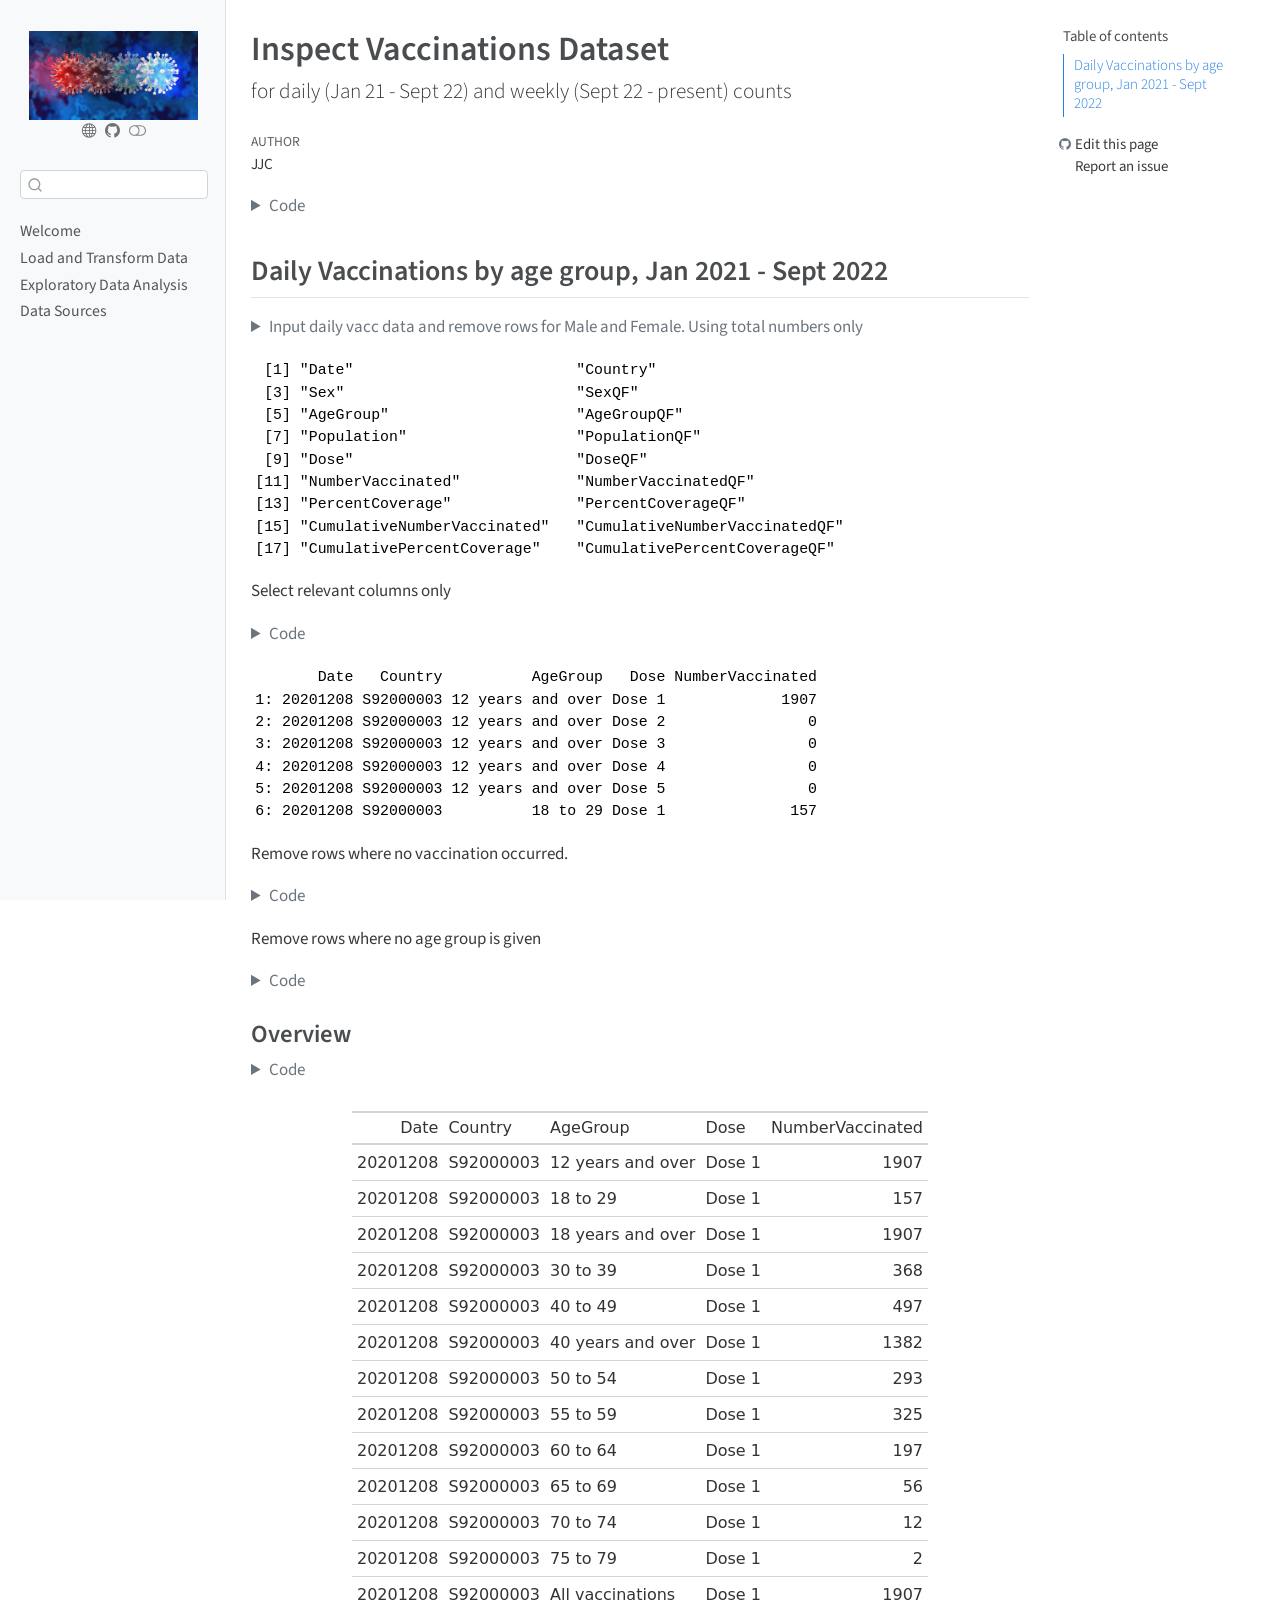
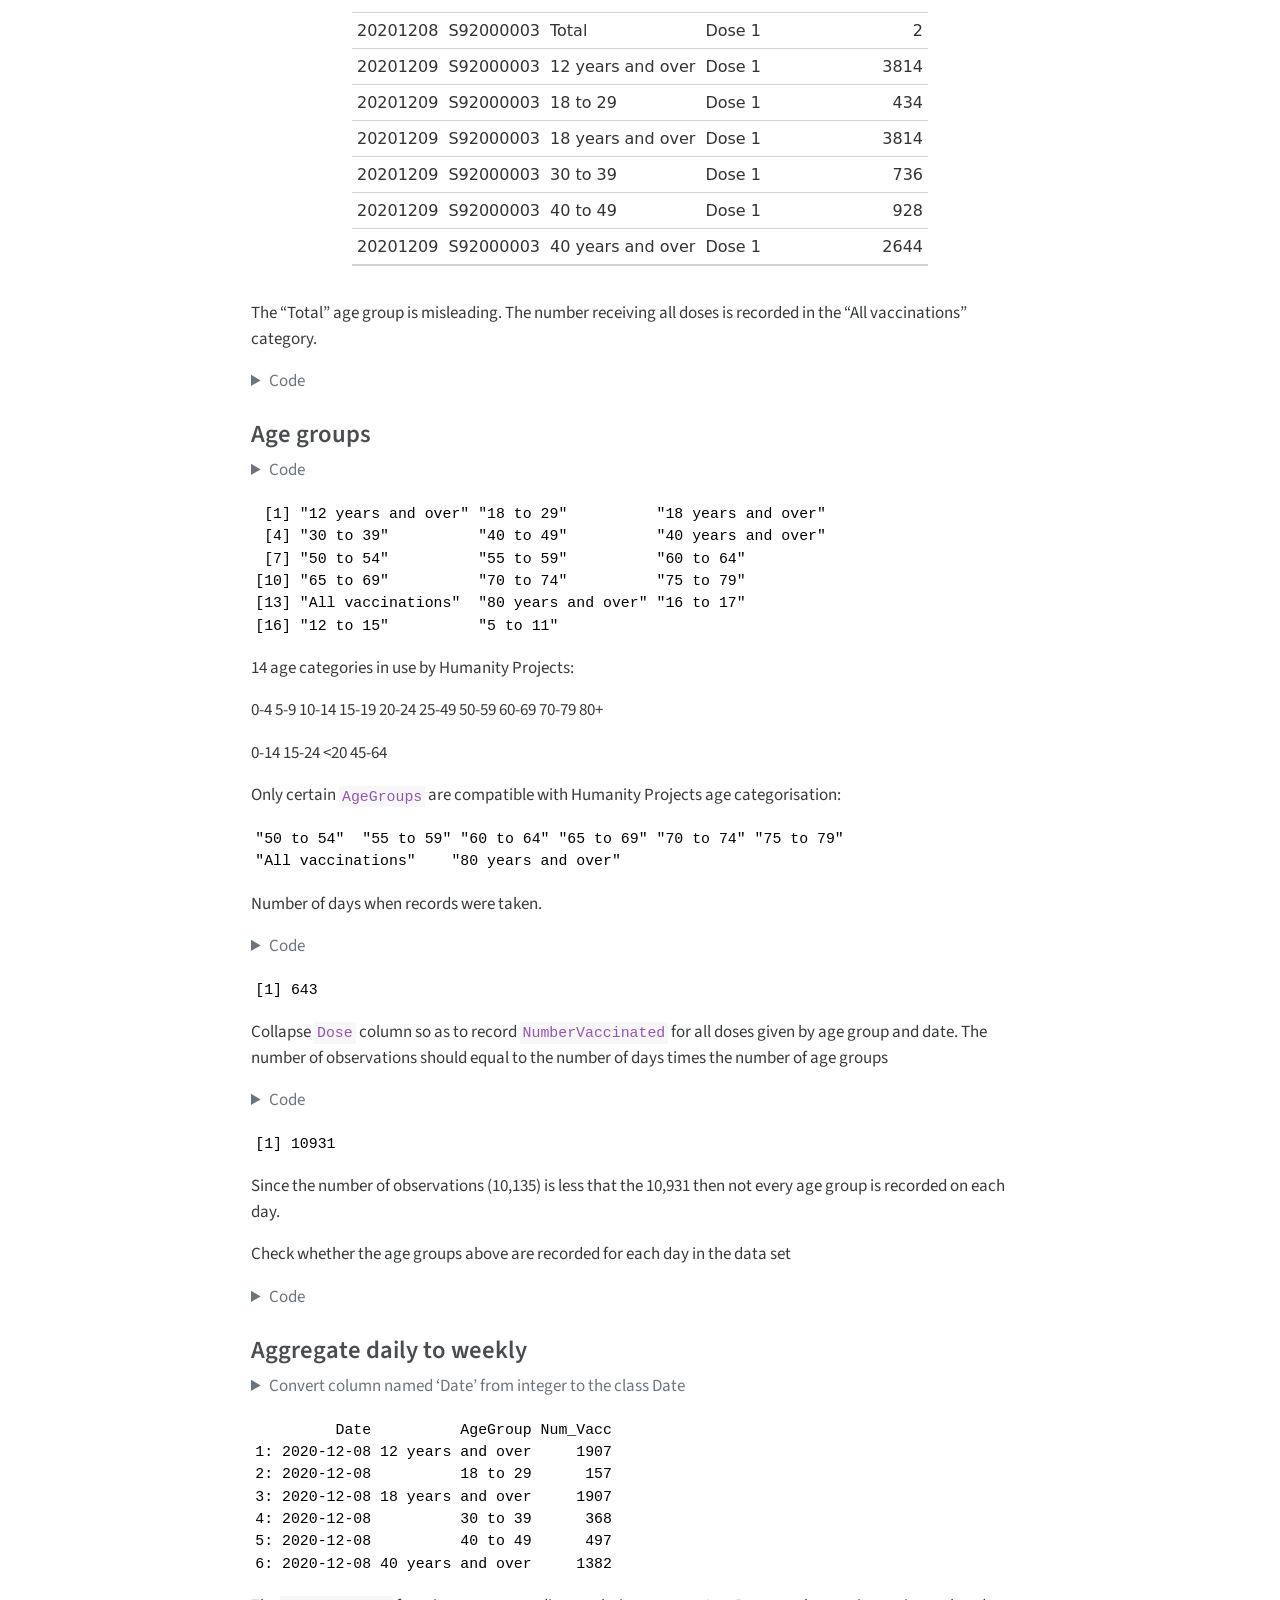
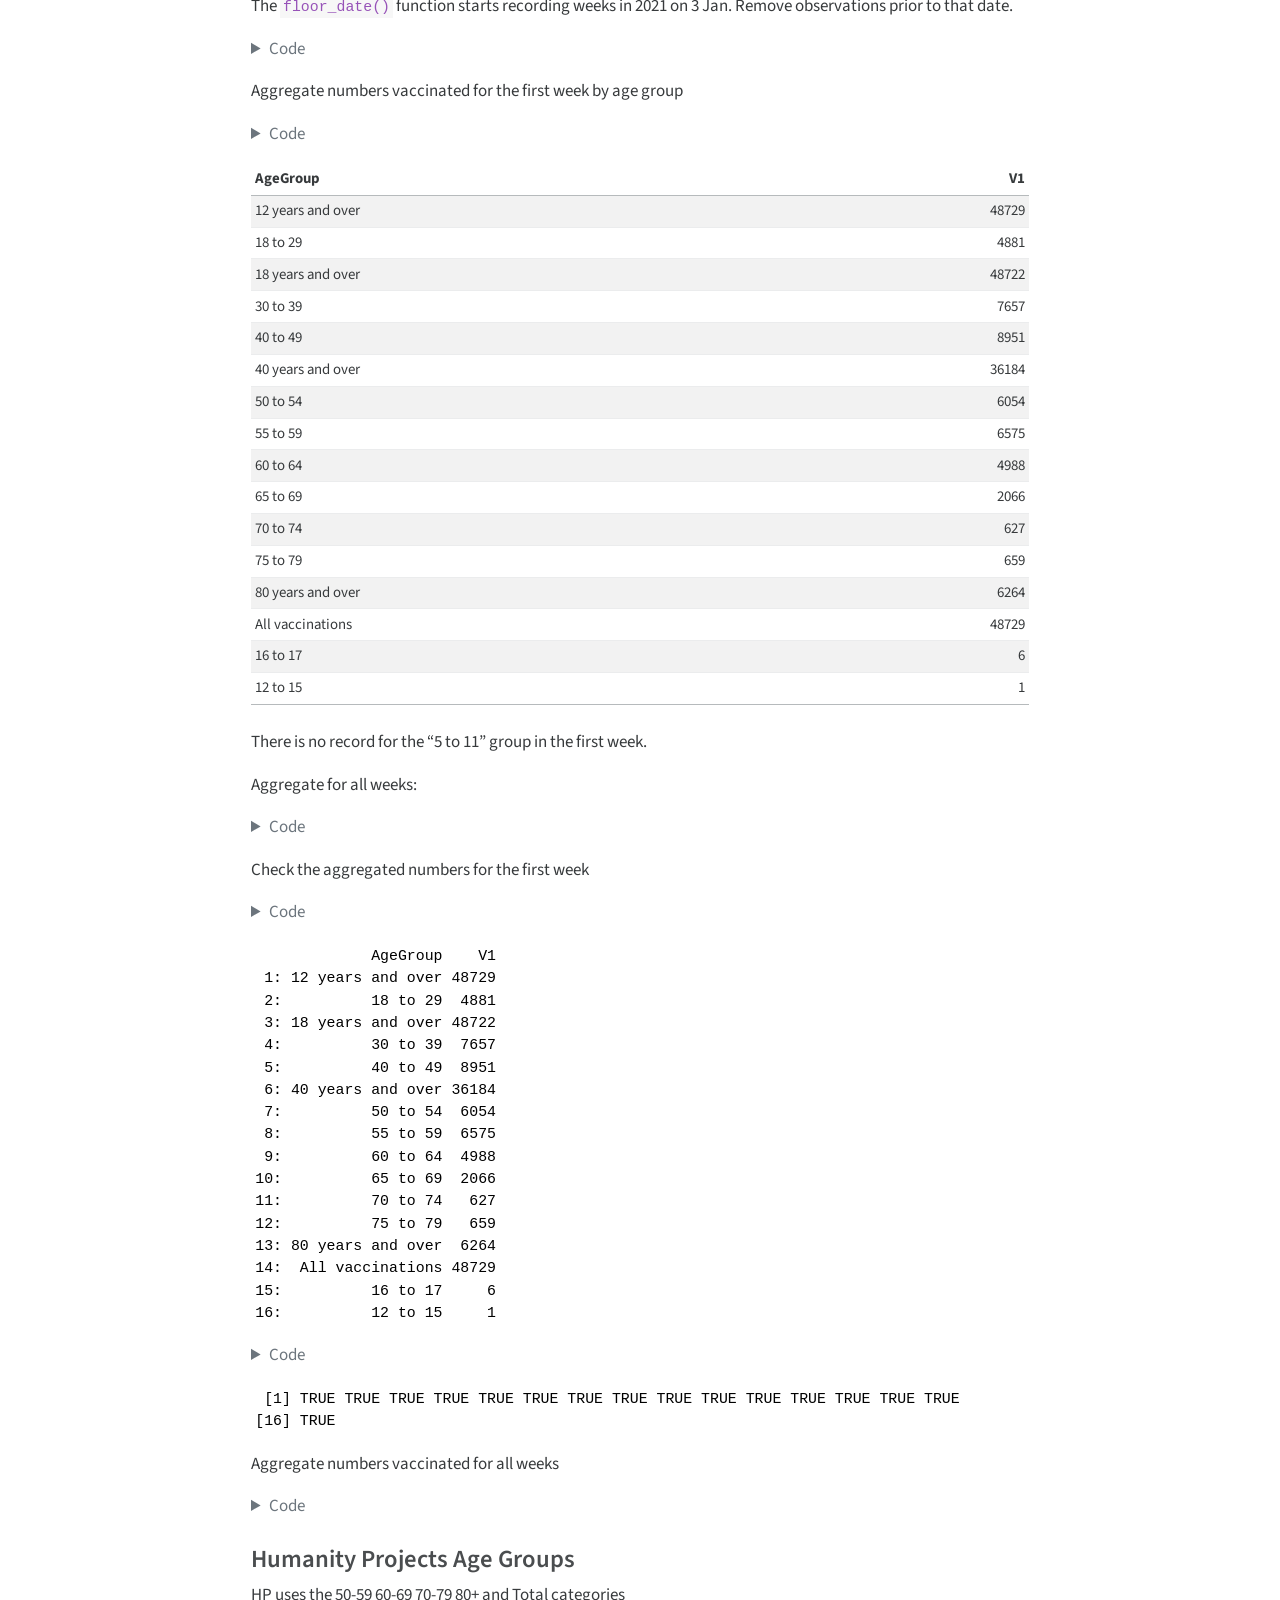
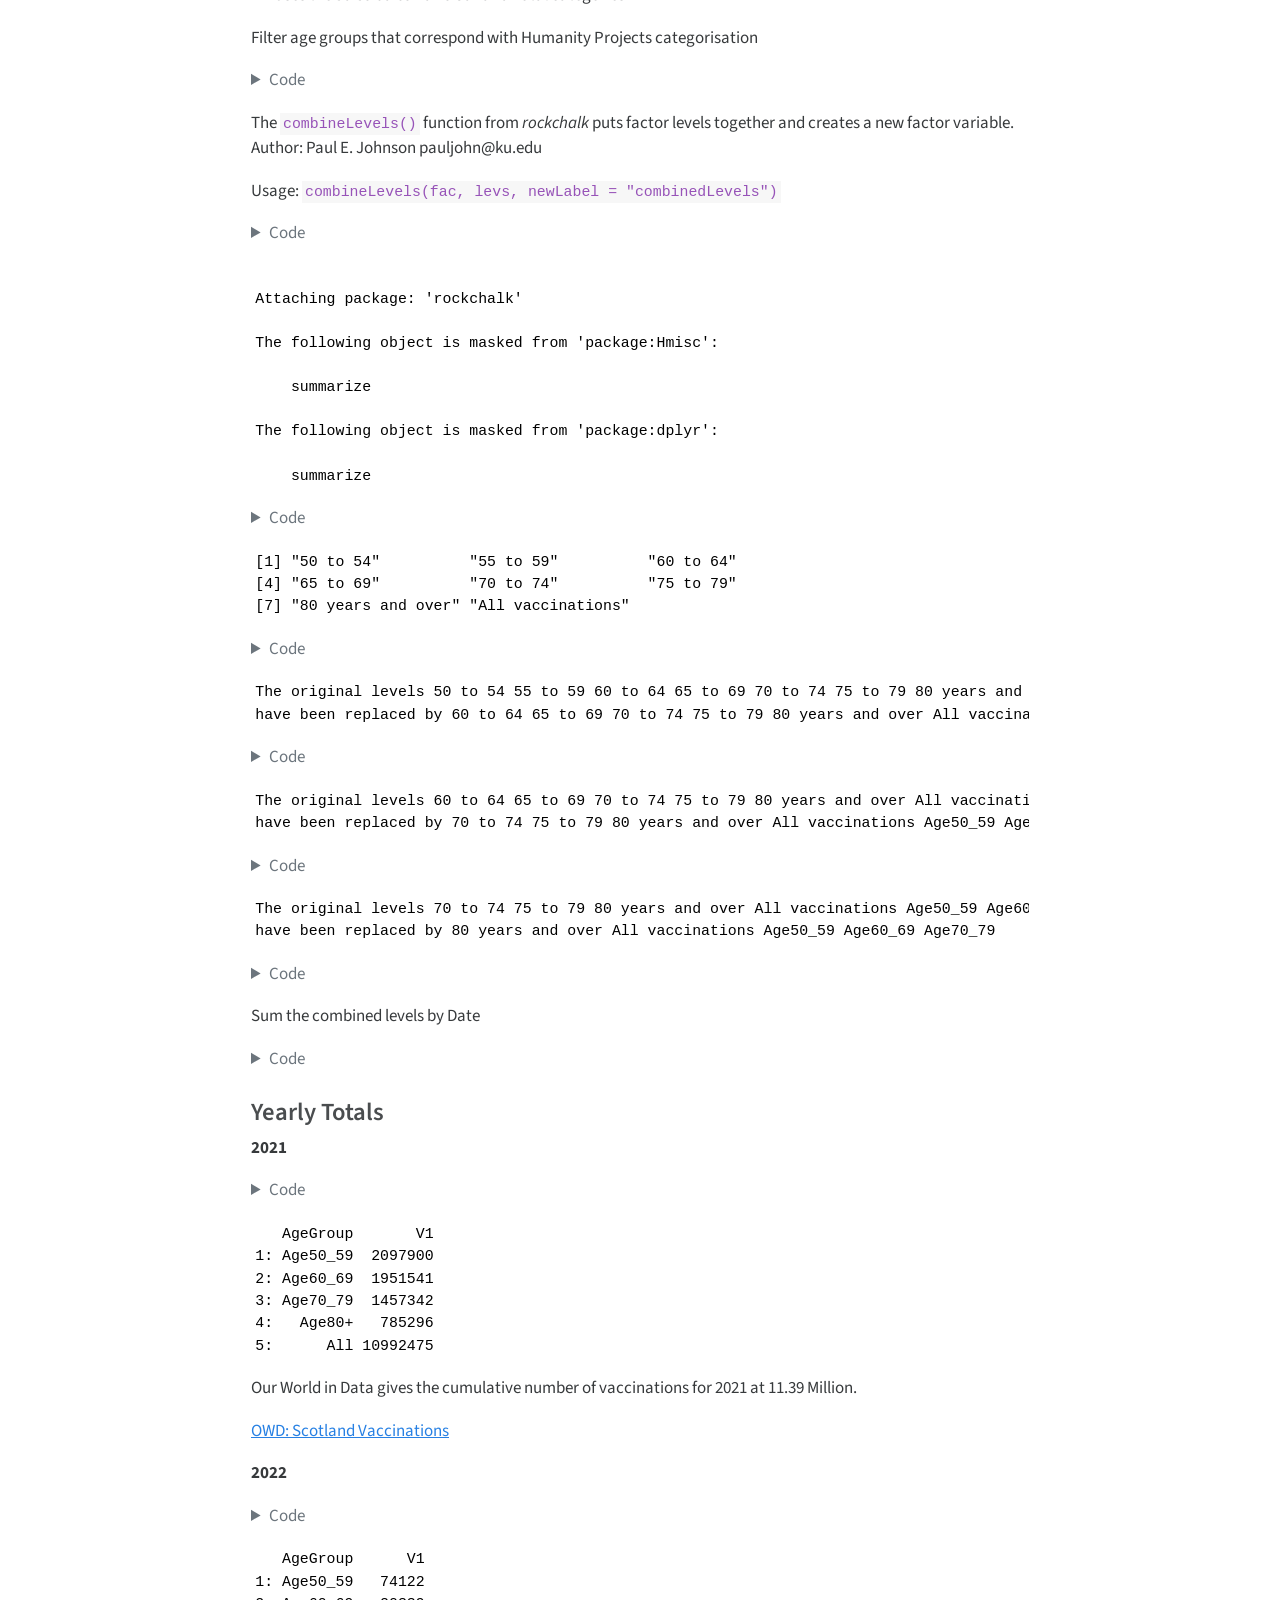
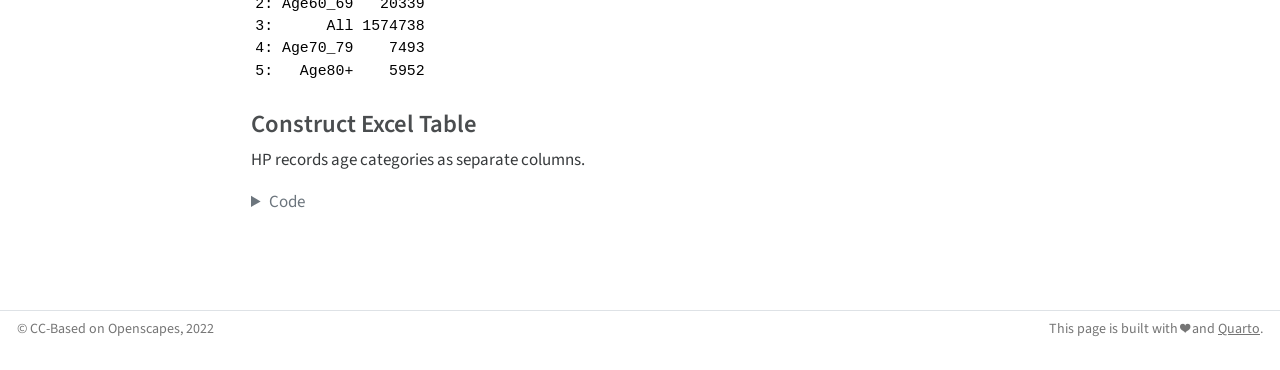
<file: docs/inspect_vacc.html>
<!DOCTYPE html>
<html xmlns="http://www.w3.org/1999/xhtml" lang="en" xml:lang="en"><head>

<meta charset="utf-8">
<meta name="generator" content="quarto-1.3.450">

<meta name="viewport" content="width=device-width, initial-scale=1.0, user-scalable=yes">

<meta name="author" content="JJC">

<title>Excess Mortality in Scotland - Inspect Vaccinations Dataset</title>
<style>
code{white-space: pre-wrap;}
span.smallcaps{font-variant: small-caps;}
div.columns{display: flex; gap: min(4vw, 1.5em);}
div.column{flex: auto; overflow-x: auto;}
div.hanging-indent{margin-left: 1.5em; text-indent: -1.5em;}
ul.task-list{list-style: none;}
ul.task-list li input[type="checkbox"] {
  width: 0.8em;
  margin: 0 0.8em 0.2em -1em; /* quarto-specific, see https://github.com/quarto-dev/quarto-cli/issues/4556 */ 
  vertical-align: middle;
}
/* CSS for syntax highlighting */
pre > code.sourceCode { white-space: pre; position: relative; }
pre > code.sourceCode > span { display: inline-block; line-height: 1.25; }
pre > code.sourceCode > span:empty { height: 1.2em; }
.sourceCode { overflow: visible; }
code.sourceCode > span { color: inherit; text-decoration: inherit; }
div.sourceCode { margin: 1em 0; }
pre.sourceCode { margin: 0; }
@media screen {
div.sourceCode { overflow: auto; }
}
@media print {
pre > code.sourceCode { white-space: pre-wrap; }
pre > code.sourceCode > span { text-indent: -5em; padding-left: 5em; }
}
pre.numberSource code
  { counter-reset: source-line 0; }
pre.numberSource code > span
  { position: relative; left: -4em; counter-increment: source-line; }
pre.numberSource code > span > a:first-child::before
  { content: counter(source-line);
    position: relative; left: -1em; text-align: right; vertical-align: baseline;
    border: none; display: inline-block;
    -webkit-touch-callout: none; -webkit-user-select: none;
    -khtml-user-select: none; -moz-user-select: none;
    -ms-user-select: none; user-select: none;
    padding: 0 4px; width: 4em;
  }
pre.numberSource { margin-left: 3em;  padding-left: 4px; }
div.sourceCode
  {   }
@media screen {
pre > code.sourceCode > span > a:first-child::before { text-decoration: underline; }
}
</style>


<script src="site_libs/quarto-nav/quarto-nav.js"></script>
<script src="site_libs/clipboard/clipboard.min.js"></script>
<script src="site_libs/quarto-search/autocomplete.umd.js"></script>
<script src="site_libs/quarto-search/fuse.min.js"></script>
<script src="site_libs/quarto-search/quarto-search.js"></script>
<meta name="quarto:offset" content="./">
<script src="site_libs/quarto-html/quarto.js"></script>
<script src="site_libs/quarto-html/popper.min.js"></script>
<script src="site_libs/quarto-html/tippy.umd.min.js"></script>
<script src="site_libs/quarto-html/anchor.min.js"></script>
<link href="site_libs/quarto-html/tippy.css" rel="stylesheet">
<link href="site_libs/quarto-html/quarto-syntax-highlighting.css" rel="stylesheet" class="quarto-color-scheme" id="quarto-text-highlighting-styles">
<link href="site_libs/quarto-html/quarto-syntax-highlighting-dark.css" rel="prefetch" class="quarto-color-scheme quarto-color-alternate" id="quarto-text-highlighting-styles">
<script src="site_libs/bootstrap/bootstrap.min.js"></script>
<link href="site_libs/bootstrap/bootstrap-icons.css" rel="stylesheet">
<link href="site_libs/bootstrap/bootstrap.min.css" rel="stylesheet" class="quarto-color-scheme" id="quarto-bootstrap" data-mode="light">
<link href="site_libs/bootstrap/bootstrap-dark.min.css" rel="prefetch" class="quarto-color-scheme quarto-color-alternate" id="quarto-bootstrap" data-mode="light">
<script id="quarto-search-options" type="application/json">{
  "location": "sidebar",
  "copy-button": false,
  "collapse-after": 3,
  "panel-placement": "start",
  "type": "textbox",
  "limit": 20,
  "language": {
    "search-no-results-text": "No results",
    "search-matching-documents-text": "matching documents",
    "search-copy-link-title": "Copy link to search",
    "search-hide-matches-text": "Hide additional matches",
    "search-more-match-text": "more match in this document",
    "search-more-matches-text": "more matches in this document",
    "search-clear-button-title": "Clear",
    "search-detached-cancel-button-title": "Cancel",
    "search-submit-button-title": "Submit",
    "search-label": "Search"
  }
}</script>


</head>

<body class="nav-sidebar docked">

<div id="quarto-search-results"></div>
  <header id="quarto-header" class="headroom fixed-top">
  <nav class="quarto-secondary-nav">
    <div class="container-fluid d-flex">
      <button type="button" class="quarto-btn-toggle btn" data-bs-toggle="collapse" data-bs-target="#quarto-sidebar,#quarto-sidebar-glass" aria-controls="quarto-sidebar" aria-expanded="false" aria-label="Toggle sidebar navigation" onclick="if (window.quartoToggleHeadroom) { window.quartoToggleHeadroom(); }">
        <i class="bi bi-layout-text-sidebar-reverse"></i>
      </button>
      <nav class="quarto-page-breadcrumbs" aria-label="breadcrumb"><ol class="breadcrumb"><li class="breadcrumb-item">Inspect Vaccinations Dataset</li></ol></nav>
      <a class="flex-grow-1" role="button" data-bs-toggle="collapse" data-bs-target="#quarto-sidebar,#quarto-sidebar-glass" aria-controls="quarto-sidebar" aria-expanded="false" aria-label="Toggle sidebar navigation" onclick="if (window.quartoToggleHeadroom) { window.quartoToggleHeadroom(); }">      
      </a>
      <button type="button" class="btn quarto-search-button" aria-label="" onclick="window.quartoOpenSearch();">
        <i class="bi bi-search"></i>
      </button>
    </div>
  </nav>
</header>
<!-- content -->
<div id="quarto-content" class="quarto-container page-columns page-rows-contents page-layout-article">
<!-- sidebar -->
  <nav id="quarto-sidebar" class="sidebar collapse collapse-horizontal sidebar-navigation docked overflow-auto">
    <div class="pt-lg-2 mt-2 text-center sidebar-header">
      <a href="./index.html" class="sidebar-logo-link">
      <img src="./images/covid19_variant.jpeg" alt="" class="sidebar-logo py-0 d-lg-inline d-none">
      </a>
      <div class="sidebar-tools-main tools-wide">
    <a href="https://phinancetechnologies.com/HumanityProjects/Humanity%20projects.asp" rel="" title="Humanity Projects" class="quarto-navigation-tool px-1" aria-label="Humanity Projects"><i class="bi bi-globe"></i></a>
    <a href="https://github.com/jjcoen/vax-scotland" rel="" title="Data and Analysis" class="quarto-navigation-tool px-1" aria-label="Data and Analysis"><i class="bi bi-github"></i></a>
  <a href="" class="quarto-color-scheme-toggle quarto-navigation-tool  px-1" onclick="window.quartoToggleColorScheme(); return false;" title="Toggle dark mode"><i class="bi"></i></a>
</div>
      </div>
        <div class="mt-2 flex-shrink-0 align-items-center">
        <div class="sidebar-search">
        <div id="quarto-search" class="" title="Search"></div>
        </div>
        </div>
    <div class="sidebar-menu-container"> 
    <ul class="list-unstyled mt-1">
        <li class="sidebar-item">
  <div class="sidebar-item-container"> 
  <a href="./index.html" class="sidebar-item-text sidebar-link">
 <span class="menu-text">Welcome</span></a>
  </div>
</li>
        <li class="sidebar-item">
  <div class="sidebar-item-container"> 
  <a href="./transform.html" class="sidebar-item-text sidebar-link">
 <span class="menu-text">Load and Transform Data</span></a>
  </div>
</li>
        <li class="sidebar-item">
  <div class="sidebar-item-container"> 
  <a href="./explore.html" class="sidebar-item-text sidebar-link">
 <span class="menu-text">Exploratory Data Analysis</span></a>
  </div>
</li>
        <li class="sidebar-item">
  <div class="sidebar-item-container"> 
  <a href="./data-sources.html" class="sidebar-item-text sidebar-link">
 <span class="menu-text">Data Sources</span></a>
  </div>
</li>
    </ul>
    </div>
</nav>
<div id="quarto-sidebar-glass" data-bs-toggle="collapse" data-bs-target="#quarto-sidebar,#quarto-sidebar-glass"></div>
<!-- margin-sidebar -->
    <div id="quarto-margin-sidebar" class="sidebar margin-sidebar">
        <nav id="TOC" role="doc-toc" class="toc-active">
    <h2 id="toc-title">Table of contents</h2>
   
  <ul class="collapse">
  <li><a href="#daily-vaccinations-by-age-group-jan-2021---sept-2022" id="toc-daily-vaccinations-by-age-group-jan-2021---sept-2022" class="nav-link active" data-scroll-target="#daily-vaccinations-by-age-group-jan-2021---sept-2022">Daily Vaccinations by age group, Jan 2021 - Sept 2022</a></li>
  </ul>
<div class="toc-actions"><div><i class="bi bi-github"></i></div><div class="action-links"><p><a href="https://github.com/jjcoen/vax-scotland/edit/main/inspect_vacc.qmd" class="toc-action">Edit this page</a></p><p><a href="https://github.com/jjcoen/vax-scotland/issues/new" class="toc-action">Report an issue</a></p></div></div></nav>
    </div>
<!-- main -->
<main class="content" id="quarto-document-content">

<header id="title-block-header" class="quarto-title-block default">
<div class="quarto-title">
<h1 class="title">Inspect Vaccinations Dataset</h1>
<p class="subtitle lead">for daily (Jan 21 - Sept 22) and weekly (Sept 22 - present) counts</p>
</div>



<div class="quarto-title-meta">

    <div>
    <div class="quarto-title-meta-heading">Author</div>
    <div class="quarto-title-meta-contents">
             <p>JJC </p>
          </div>
  </div>
    
  
    
  </div>
  

</header>

<div class="cell">
<details>
<summary>Code</summary>
<div class="sourceCode cell-code" id="cb1"><pre class="sourceCode r code-with-copy"><code class="sourceCode r"><span id="cb1-1"><a href="#cb1-1" aria-hidden="true" tabindex="-1"></a><span class="co"># Five year age categories:</span></span>
<span id="cb1-2"><a href="#cb1-2" aria-hidden="true" tabindex="-1"></a>age_5yr <span class="ot">&lt;-</span> <span class="fu">c</span>(<span class="st">"0-4"</span>, <span class="st">"5-9"</span>, <span class="st">"10-14"</span>, <span class="st">"15-19"</span>, <span class="st">"20-24"</span>, </span>
<span id="cb1-3"><a href="#cb1-3" aria-hidden="true" tabindex="-1"></a>                         <span class="st">"25-29"</span>, <span class="st">"30-34"</span>, <span class="st">"35-39"</span>, <span class="st">"40-44"</span>, </span>
<span id="cb1-4"><a href="#cb1-4" aria-hidden="true" tabindex="-1"></a>                         <span class="st">"45-49"</span>, <span class="st">"50-54"</span>, <span class="st">"55-59"</span>, <span class="st">"60-64"</span>, </span>
<span id="cb1-5"><a href="#cb1-5" aria-hidden="true" tabindex="-1"></a>                         <span class="st">"65-69"</span>, <span class="st">"70-74"</span>, <span class="st">"75-79"</span>,</span>
<span id="cb1-6"><a href="#cb1-6" aria-hidden="true" tabindex="-1"></a>                         <span class="st">"80-84"</span>, <span class="st">"85-89"</span>, <span class="st">"90 plus"</span>)</span></code><button title="Copy to Clipboard" class="code-copy-button"><i class="bi"></i></button></pre></div>
</details>
</div>
<section id="daily-vaccinations-by-age-group-jan-2021---sept-2022" class="level2">
<h2 class="anchored" data-anchor-id="daily-vaccinations-by-age-group-jan-2021---sept-2022">Daily Vaccinations by age group, Jan 2021 - Sept 2022</h2>
<div class="cell">
<details>
<summary>Input daily vacc data and remove rows for Male and Female. Using total numbers only</summary>
<div class="sourceCode cell-code" id="cb2"><pre class="sourceCode r code-with-copy"><code class="sourceCode r"><span id="cb2-1"><a href="#cb2-1" aria-hidden="true" tabindex="-1"></a>daily_vacc <span class="ot">&lt;-</span> <span class="fu">fread</span>(<span class="st">"./raw-data/daily_vacc_age_sex_sept_2022.csv"</span>)</span>
<span id="cb2-2"><a href="#cb2-2" aria-hidden="true" tabindex="-1"></a></span>
<span id="cb2-3"><a href="#cb2-3" aria-hidden="true" tabindex="-1"></a>daily_vacc <span class="ot">&lt;-</span> daily_vacc[Sex <span class="sc">==</span> <span class="st">"Total"</span>,]</span>
<span id="cb2-4"><a href="#cb2-4" aria-hidden="true" tabindex="-1"></a><span class="fu">colnames</span>(daily_vacc)</span></code><button title="Copy to Clipboard" class="code-copy-button"><i class="bi"></i></button></pre></div>
</details>
<div class="cell-output cell-output-stdout">
<pre><code> [1] "Date"                         "Country"                     
 [3] "Sex"                          "SexQF"                       
 [5] "AgeGroup"                     "AgeGroupQF"                  
 [7] "Population"                   "PopulationQF"                
 [9] "Dose"                         "DoseQF"                      
[11] "NumberVaccinated"             "NumberVaccinatedQF"          
[13] "PercentCoverage"              "PercentCoverageQF"           
[15] "CumulativeNumberVaccinated"   "CumulativeNumberVaccinatedQF"
[17] "CumulativePercentCoverage"    "CumulativePercentCoverageQF" </code></pre>
</div>
</div>
<p>Select relevant columns only</p>
<div class="cell">
<details>
<summary>Code</summary>
<div class="sourceCode cell-code" id="cb4"><pre class="sourceCode r code-with-copy"><code class="sourceCode r"><span id="cb4-1"><a href="#cb4-1" aria-hidden="true" tabindex="-1"></a>daily_vacc[, <span class="fu">c</span>(<span class="st">"Sex"</span>, <span class="st">"SexQF"</span>, <span class="st">"AgeGroupQF"</span>, <span class="st">"Population"</span>, </span>
<span id="cb4-2"><a href="#cb4-2" aria-hidden="true" tabindex="-1"></a>               <span class="st">"PopulationQF"</span>, <span class="st">"DoseQF"</span>,</span>
<span id="cb4-3"><a href="#cb4-3" aria-hidden="true" tabindex="-1"></a>               <span class="st">"NumberVaccinatedQF"</span>,</span>
<span id="cb4-4"><a href="#cb4-4" aria-hidden="true" tabindex="-1"></a>               <span class="st">"PercentCoverage"</span>, <span class="st">"PercentCoverageQF"</span>, </span>
<span id="cb4-5"><a href="#cb4-5" aria-hidden="true" tabindex="-1"></a>               <span class="st">"CumulativeNumberVaccinated"</span>,</span>
<span id="cb4-6"><a href="#cb4-6" aria-hidden="true" tabindex="-1"></a>               <span class="st">"CumulativeNumberVaccinatedQF"</span>, </span>
<span id="cb4-7"><a href="#cb4-7" aria-hidden="true" tabindex="-1"></a>               <span class="st">"CumulativePercentCoverage"</span>,</span>
<span id="cb4-8"><a href="#cb4-8" aria-hidden="true" tabindex="-1"></a>               <span class="st">"CumulativePercentCoverageQF"</span>) <span class="sc">:</span><span class="er">=</span> <span class="cn">NULL</span>]</span>
<span id="cb4-9"><a href="#cb4-9" aria-hidden="true" tabindex="-1"></a><span class="fu">head</span>(daily_vacc) </span></code><button title="Copy to Clipboard" class="code-copy-button"><i class="bi"></i></button></pre></div>
</details>
<div class="cell-output cell-output-stdout">
<pre><code>       Date   Country          AgeGroup   Dose NumberVaccinated
1: 20201208 S92000003 12 years and over Dose 1             1907
2: 20201208 S92000003 12 years and over Dose 2                0
3: 20201208 S92000003 12 years and over Dose 3                0
4: 20201208 S92000003 12 years and over Dose 4                0
5: 20201208 S92000003 12 years and over Dose 5                0
6: 20201208 S92000003          18 to 29 Dose 1              157</code></pre>
</div>
</div>
<p>Remove rows where no vaccination occurred.</p>
<div class="cell">
<details>
<summary>Code</summary>
<div class="sourceCode cell-code" id="cb6"><pre class="sourceCode r code-with-copy"><code class="sourceCode r"><span id="cb6-1"><a href="#cb6-1" aria-hidden="true" tabindex="-1"></a>daily_vacc <span class="ot">&lt;-</span> daily_vacc[NumberVaccinated <span class="sc">!=</span> <span class="dv">0</span>, ]</span></code><button title="Copy to Clipboard" class="code-copy-button"><i class="bi"></i></button></pre></div>
</details>
</div>
<p>Remove rows where no age group is given</p>
<div class="cell">
<details>
<summary>Code</summary>
<div class="sourceCode cell-code" id="cb7"><pre class="sourceCode r code-with-copy"><code class="sourceCode r"><span id="cb7-1"><a href="#cb7-1" aria-hidden="true" tabindex="-1"></a>daily_vacc <span class="ot">&lt;-</span> daily_vacc[<span class="sc">!</span>(AgeGroup <span class="sc">==</span> <span class="st">""</span>),]</span></code><button title="Copy to Clipboard" class="code-copy-button"><i class="bi"></i></button></pre></div>
</details>
</div>
<section id="overview" class="level3">
<h3 class="anchored" data-anchor-id="overview">Overview</h3>
<div class="cell">
<details>
<summary>Code</summary>
<div class="sourceCode cell-code" id="cb8"><pre class="sourceCode r code-with-copy"><code class="sourceCode r"><span id="cb8-1"><a href="#cb8-1" aria-hidden="true" tabindex="-1"></a><span class="fu">head</span>(daily_vacc, <span class="dv">20</span>) <span class="sc">|&gt;</span> <span class="fu">gt</span>()</span></code><button title="Copy to Clipboard" class="code-copy-button"><i class="bi"></i></button></pre></div>
</details>
<div class="cell-output-display">

<div id="gjndhbyjya" style="padding-left:0px;padding-right:0px;padding-top:10px;padding-bottom:10px;overflow-x:auto;overflow-y:auto;width:auto;height:auto;">
<style>#gjndhbyjya table {
  font-family: system-ui, 'Segoe UI', Roboto, Helvetica, Arial, sans-serif, 'Apple Color Emoji', 'Segoe UI Emoji', 'Segoe UI Symbol', 'Noto Color Emoji';
  -webkit-font-smoothing: antialiased;
  -moz-osx-font-smoothing: grayscale;
}

#gjndhbyjya thead, #gjndhbyjya tbody, #gjndhbyjya tfoot, #gjndhbyjya tr, #gjndhbyjya td, #gjndhbyjya th {
  border-style: none;
}

#gjndhbyjya p {
  margin: 0;
  padding: 0;
}

#gjndhbyjya .gt_table {
  display: table;
  border-collapse: collapse;
  line-height: normal;
  margin-left: auto;
  margin-right: auto;
  color: #333333;
  font-size: 16px;
  font-weight: normal;
  font-style: normal;
  background-color: #FFFFFF;
  width: auto;
  border-top-style: solid;
  border-top-width: 2px;
  border-top-color: #A8A8A8;
  border-right-style: none;
  border-right-width: 2px;
  border-right-color: #D3D3D3;
  border-bottom-style: solid;
  border-bottom-width: 2px;
  border-bottom-color: #A8A8A8;
  border-left-style: none;
  border-left-width: 2px;
  border-left-color: #D3D3D3;
}

#gjndhbyjya .gt_caption {
  padding-top: 4px;
  padding-bottom: 4px;
}

#gjndhbyjya .gt_title {
  color: #333333;
  font-size: 125%;
  font-weight: initial;
  padding-top: 4px;
  padding-bottom: 4px;
  padding-left: 5px;
  padding-right: 5px;
  border-bottom-color: #FFFFFF;
  border-bottom-width: 0;
}

#gjndhbyjya .gt_subtitle {
  color: #333333;
  font-size: 85%;
  font-weight: initial;
  padding-top: 3px;
  padding-bottom: 5px;
  padding-left: 5px;
  padding-right: 5px;
  border-top-color: #FFFFFF;
  border-top-width: 0;
}

#gjndhbyjya .gt_heading {
  background-color: #FFFFFF;
  text-align: center;
  border-bottom-color: #FFFFFF;
  border-left-style: none;
  border-left-width: 1px;
  border-left-color: #D3D3D3;
  border-right-style: none;
  border-right-width: 1px;
  border-right-color: #D3D3D3;
}

#gjndhbyjya .gt_bottom_border {
  border-bottom-style: solid;
  border-bottom-width: 2px;
  border-bottom-color: #D3D3D3;
}

#gjndhbyjya .gt_col_headings {
  border-top-style: solid;
  border-top-width: 2px;
  border-top-color: #D3D3D3;
  border-bottom-style: solid;
  border-bottom-width: 2px;
  border-bottom-color: #D3D3D3;
  border-left-style: none;
  border-left-width: 1px;
  border-left-color: #D3D3D3;
  border-right-style: none;
  border-right-width: 1px;
  border-right-color: #D3D3D3;
}

#gjndhbyjya .gt_col_heading {
  color: #333333;
  background-color: #FFFFFF;
  font-size: 100%;
  font-weight: normal;
  text-transform: inherit;
  border-left-style: none;
  border-left-width: 1px;
  border-left-color: #D3D3D3;
  border-right-style: none;
  border-right-width: 1px;
  border-right-color: #D3D3D3;
  vertical-align: bottom;
  padding-top: 5px;
  padding-bottom: 6px;
  padding-left: 5px;
  padding-right: 5px;
  overflow-x: hidden;
}

#gjndhbyjya .gt_column_spanner_outer {
  color: #333333;
  background-color: #FFFFFF;
  font-size: 100%;
  font-weight: normal;
  text-transform: inherit;
  padding-top: 0;
  padding-bottom: 0;
  padding-left: 4px;
  padding-right: 4px;
}

#gjndhbyjya .gt_column_spanner_outer:first-child {
  padding-left: 0;
}

#gjndhbyjya .gt_column_spanner_outer:last-child {
  padding-right: 0;
}

#gjndhbyjya .gt_column_spanner {
  border-bottom-style: solid;
  border-bottom-width: 2px;
  border-bottom-color: #D3D3D3;
  vertical-align: bottom;
  padding-top: 5px;
  padding-bottom: 5px;
  overflow-x: hidden;
  display: inline-block;
  width: 100%;
}

#gjndhbyjya .gt_spanner_row {
  border-bottom-style: hidden;
}

#gjndhbyjya .gt_group_heading {
  padding-top: 8px;
  padding-bottom: 8px;
  padding-left: 5px;
  padding-right: 5px;
  color: #333333;
  background-color: #FFFFFF;
  font-size: 100%;
  font-weight: initial;
  text-transform: inherit;
  border-top-style: solid;
  border-top-width: 2px;
  border-top-color: #D3D3D3;
  border-bottom-style: solid;
  border-bottom-width: 2px;
  border-bottom-color: #D3D3D3;
  border-left-style: none;
  border-left-width: 1px;
  border-left-color: #D3D3D3;
  border-right-style: none;
  border-right-width: 1px;
  border-right-color: #D3D3D3;
  vertical-align: middle;
  text-align: left;
}

#gjndhbyjya .gt_empty_group_heading {
  padding: 0.5px;
  color: #333333;
  background-color: #FFFFFF;
  font-size: 100%;
  font-weight: initial;
  border-top-style: solid;
  border-top-width: 2px;
  border-top-color: #D3D3D3;
  border-bottom-style: solid;
  border-bottom-width: 2px;
  border-bottom-color: #D3D3D3;
  vertical-align: middle;
}

#gjndhbyjya .gt_from_md > :first-child {
  margin-top: 0;
}

#gjndhbyjya .gt_from_md > :last-child {
  margin-bottom: 0;
}

#gjndhbyjya .gt_row {
  padding-top: 8px;
  padding-bottom: 8px;
  padding-left: 5px;
  padding-right: 5px;
  margin: 10px;
  border-top-style: solid;
  border-top-width: 1px;
  border-top-color: #D3D3D3;
  border-left-style: none;
  border-left-width: 1px;
  border-left-color: #D3D3D3;
  border-right-style: none;
  border-right-width: 1px;
  border-right-color: #D3D3D3;
  vertical-align: middle;
  overflow-x: hidden;
}

#gjndhbyjya .gt_stub {
  color: #333333;
  background-color: #FFFFFF;
  font-size: 100%;
  font-weight: initial;
  text-transform: inherit;
  border-right-style: solid;
  border-right-width: 2px;
  border-right-color: #D3D3D3;
  padding-left: 5px;
  padding-right: 5px;
}

#gjndhbyjya .gt_stub_row_group {
  color: #333333;
  background-color: #FFFFFF;
  font-size: 100%;
  font-weight: initial;
  text-transform: inherit;
  border-right-style: solid;
  border-right-width: 2px;
  border-right-color: #D3D3D3;
  padding-left: 5px;
  padding-right: 5px;
  vertical-align: top;
}

#gjndhbyjya .gt_row_group_first td {
  border-top-width: 2px;
}

#gjndhbyjya .gt_row_group_first th {
  border-top-width: 2px;
}

#gjndhbyjya .gt_summary_row {
  color: #333333;
  background-color: #FFFFFF;
  text-transform: inherit;
  padding-top: 8px;
  padding-bottom: 8px;
  padding-left: 5px;
  padding-right: 5px;
}

#gjndhbyjya .gt_first_summary_row {
  border-top-style: solid;
  border-top-color: #D3D3D3;
}

#gjndhbyjya .gt_first_summary_row.thick {
  border-top-width: 2px;
}

#gjndhbyjya .gt_last_summary_row {
  padding-top: 8px;
  padding-bottom: 8px;
  padding-left: 5px;
  padding-right: 5px;
  border-bottom-style: solid;
  border-bottom-width: 2px;
  border-bottom-color: #D3D3D3;
}

#gjndhbyjya .gt_grand_summary_row {
  color: #333333;
  background-color: #FFFFFF;
  text-transform: inherit;
  padding-top: 8px;
  padding-bottom: 8px;
  padding-left: 5px;
  padding-right: 5px;
}

#gjndhbyjya .gt_first_grand_summary_row {
  padding-top: 8px;
  padding-bottom: 8px;
  padding-left: 5px;
  padding-right: 5px;
  border-top-style: double;
  border-top-width: 6px;
  border-top-color: #D3D3D3;
}

#gjndhbyjya .gt_last_grand_summary_row_top {
  padding-top: 8px;
  padding-bottom: 8px;
  padding-left: 5px;
  padding-right: 5px;
  border-bottom-style: double;
  border-bottom-width: 6px;
  border-bottom-color: #D3D3D3;
}

#gjndhbyjya .gt_striped {
  background-color: rgba(128, 128, 128, 0.05);
}

#gjndhbyjya .gt_table_body {
  border-top-style: solid;
  border-top-width: 2px;
  border-top-color: #D3D3D3;
  border-bottom-style: solid;
  border-bottom-width: 2px;
  border-bottom-color: #D3D3D3;
}

#gjndhbyjya .gt_footnotes {
  color: #333333;
  background-color: #FFFFFF;
  border-bottom-style: none;
  border-bottom-width: 2px;
  border-bottom-color: #D3D3D3;
  border-left-style: none;
  border-left-width: 2px;
  border-left-color: #D3D3D3;
  border-right-style: none;
  border-right-width: 2px;
  border-right-color: #D3D3D3;
}

#gjndhbyjya .gt_footnote {
  margin: 0px;
  font-size: 90%;
  padding-top: 4px;
  padding-bottom: 4px;
  padding-left: 5px;
  padding-right: 5px;
}

#gjndhbyjya .gt_sourcenotes {
  color: #333333;
  background-color: #FFFFFF;
  border-bottom-style: none;
  border-bottom-width: 2px;
  border-bottom-color: #D3D3D3;
  border-left-style: none;
  border-left-width: 2px;
  border-left-color: #D3D3D3;
  border-right-style: none;
  border-right-width: 2px;
  border-right-color: #D3D3D3;
}

#gjndhbyjya .gt_sourcenote {
  font-size: 90%;
  padding-top: 4px;
  padding-bottom: 4px;
  padding-left: 5px;
  padding-right: 5px;
}

#gjndhbyjya .gt_left {
  text-align: left;
}

#gjndhbyjya .gt_center {
  text-align: center;
}

#gjndhbyjya .gt_right {
  text-align: right;
  font-variant-numeric: tabular-nums;
}

#gjndhbyjya .gt_font_normal {
  font-weight: normal;
}

#gjndhbyjya .gt_font_bold {
  font-weight: bold;
}

#gjndhbyjya .gt_font_italic {
  font-style: italic;
}

#gjndhbyjya .gt_super {
  font-size: 65%;
}

#gjndhbyjya .gt_footnote_marks {
  font-size: 75%;
  vertical-align: 0.4em;
  position: initial;
}

#gjndhbyjya .gt_asterisk {
  font-size: 100%;
  vertical-align: 0;
}

#gjndhbyjya .gt_indent_1 {
  text-indent: 5px;
}

#gjndhbyjya .gt_indent_2 {
  text-indent: 10px;
}

#gjndhbyjya .gt_indent_3 {
  text-indent: 15px;
}

#gjndhbyjya .gt_indent_4 {
  text-indent: 20px;
}

#gjndhbyjya .gt_indent_5 {
  text-indent: 25px;
}
</style>
<table class="gt_table" data-quarto-disable-processing="false" data-quarto-bootstrap="false">
  <thead>
    
    <tr class="gt_col_headings">
      <th class="gt_col_heading gt_columns_bottom_border gt_right" rowspan="1" colspan="1" scope="col" id="Date">Date</th>
      <th class="gt_col_heading gt_columns_bottom_border gt_left" rowspan="1" colspan="1" scope="col" id="Country">Country</th>
      <th class="gt_col_heading gt_columns_bottom_border gt_left" rowspan="1" colspan="1" scope="col" id="AgeGroup">AgeGroup</th>
      <th class="gt_col_heading gt_columns_bottom_border gt_left" rowspan="1" colspan="1" scope="col" id="Dose">Dose</th>
      <th class="gt_col_heading gt_columns_bottom_border gt_right" rowspan="1" colspan="1" scope="col" id="NumberVaccinated">NumberVaccinated</th>
    </tr>
  </thead>
  <tbody class="gt_table_body">
    <tr><td headers="Date" class="gt_row gt_right">20201208</td>
<td headers="Country" class="gt_row gt_left">S92000003</td>
<td headers="AgeGroup" class="gt_row gt_left">12 years and over</td>
<td headers="Dose" class="gt_row gt_left">Dose 1</td>
<td headers="NumberVaccinated" class="gt_row gt_right">1907</td></tr>
    <tr><td headers="Date" class="gt_row gt_right">20201208</td>
<td headers="Country" class="gt_row gt_left">S92000003</td>
<td headers="AgeGroup" class="gt_row gt_left">18 to 29</td>
<td headers="Dose" class="gt_row gt_left">Dose 1</td>
<td headers="NumberVaccinated" class="gt_row gt_right">157</td></tr>
    <tr><td headers="Date" class="gt_row gt_right">20201208</td>
<td headers="Country" class="gt_row gt_left">S92000003</td>
<td headers="AgeGroup" class="gt_row gt_left">18 years and over</td>
<td headers="Dose" class="gt_row gt_left">Dose 1</td>
<td headers="NumberVaccinated" class="gt_row gt_right">1907</td></tr>
    <tr><td headers="Date" class="gt_row gt_right">20201208</td>
<td headers="Country" class="gt_row gt_left">S92000003</td>
<td headers="AgeGroup" class="gt_row gt_left">30 to 39</td>
<td headers="Dose" class="gt_row gt_left">Dose 1</td>
<td headers="NumberVaccinated" class="gt_row gt_right">368</td></tr>
    <tr><td headers="Date" class="gt_row gt_right">20201208</td>
<td headers="Country" class="gt_row gt_left">S92000003</td>
<td headers="AgeGroup" class="gt_row gt_left">40 to 49</td>
<td headers="Dose" class="gt_row gt_left">Dose 1</td>
<td headers="NumberVaccinated" class="gt_row gt_right">497</td></tr>
    <tr><td headers="Date" class="gt_row gt_right">20201208</td>
<td headers="Country" class="gt_row gt_left">S92000003</td>
<td headers="AgeGroup" class="gt_row gt_left">40 years and over</td>
<td headers="Dose" class="gt_row gt_left">Dose 1</td>
<td headers="NumberVaccinated" class="gt_row gt_right">1382</td></tr>
    <tr><td headers="Date" class="gt_row gt_right">20201208</td>
<td headers="Country" class="gt_row gt_left">S92000003</td>
<td headers="AgeGroup" class="gt_row gt_left">50 to 54</td>
<td headers="Dose" class="gt_row gt_left">Dose 1</td>
<td headers="NumberVaccinated" class="gt_row gt_right">293</td></tr>
    <tr><td headers="Date" class="gt_row gt_right">20201208</td>
<td headers="Country" class="gt_row gt_left">S92000003</td>
<td headers="AgeGroup" class="gt_row gt_left">55 to 59</td>
<td headers="Dose" class="gt_row gt_left">Dose 1</td>
<td headers="NumberVaccinated" class="gt_row gt_right">325</td></tr>
    <tr><td headers="Date" class="gt_row gt_right">20201208</td>
<td headers="Country" class="gt_row gt_left">S92000003</td>
<td headers="AgeGroup" class="gt_row gt_left">60 to 64</td>
<td headers="Dose" class="gt_row gt_left">Dose 1</td>
<td headers="NumberVaccinated" class="gt_row gt_right">197</td></tr>
    <tr><td headers="Date" class="gt_row gt_right">20201208</td>
<td headers="Country" class="gt_row gt_left">S92000003</td>
<td headers="AgeGroup" class="gt_row gt_left">65 to 69</td>
<td headers="Dose" class="gt_row gt_left">Dose 1</td>
<td headers="NumberVaccinated" class="gt_row gt_right">56</td></tr>
    <tr><td headers="Date" class="gt_row gt_right">20201208</td>
<td headers="Country" class="gt_row gt_left">S92000003</td>
<td headers="AgeGroup" class="gt_row gt_left">70 to 74</td>
<td headers="Dose" class="gt_row gt_left">Dose 1</td>
<td headers="NumberVaccinated" class="gt_row gt_right">12</td></tr>
    <tr><td headers="Date" class="gt_row gt_right">20201208</td>
<td headers="Country" class="gt_row gt_left">S92000003</td>
<td headers="AgeGroup" class="gt_row gt_left">75 to 79</td>
<td headers="Dose" class="gt_row gt_left">Dose 1</td>
<td headers="NumberVaccinated" class="gt_row gt_right">2</td></tr>
    <tr><td headers="Date" class="gt_row gt_right">20201208</td>
<td headers="Country" class="gt_row gt_left">S92000003</td>
<td headers="AgeGroup" class="gt_row gt_left">All vaccinations</td>
<td headers="Dose" class="gt_row gt_left">Dose 1</td>
<td headers="NumberVaccinated" class="gt_row gt_right">1907</td></tr>
    <tr><td headers="Date" class="gt_row gt_right">20201208</td>
<td headers="Country" class="gt_row gt_left">S92000003</td>
<td headers="AgeGroup" class="gt_row gt_left">Total</td>
<td headers="Dose" class="gt_row gt_left">Dose 1</td>
<td headers="NumberVaccinated" class="gt_row gt_right">2</td></tr>
    <tr><td headers="Date" class="gt_row gt_right">20201209</td>
<td headers="Country" class="gt_row gt_left">S92000003</td>
<td headers="AgeGroup" class="gt_row gt_left">12 years and over</td>
<td headers="Dose" class="gt_row gt_left">Dose 1</td>
<td headers="NumberVaccinated" class="gt_row gt_right">3814</td></tr>
    <tr><td headers="Date" class="gt_row gt_right">20201209</td>
<td headers="Country" class="gt_row gt_left">S92000003</td>
<td headers="AgeGroup" class="gt_row gt_left">18 to 29</td>
<td headers="Dose" class="gt_row gt_left">Dose 1</td>
<td headers="NumberVaccinated" class="gt_row gt_right">434</td></tr>
    <tr><td headers="Date" class="gt_row gt_right">20201209</td>
<td headers="Country" class="gt_row gt_left">S92000003</td>
<td headers="AgeGroup" class="gt_row gt_left">18 years and over</td>
<td headers="Dose" class="gt_row gt_left">Dose 1</td>
<td headers="NumberVaccinated" class="gt_row gt_right">3814</td></tr>
    <tr><td headers="Date" class="gt_row gt_right">20201209</td>
<td headers="Country" class="gt_row gt_left">S92000003</td>
<td headers="AgeGroup" class="gt_row gt_left">30 to 39</td>
<td headers="Dose" class="gt_row gt_left">Dose 1</td>
<td headers="NumberVaccinated" class="gt_row gt_right">736</td></tr>
    <tr><td headers="Date" class="gt_row gt_right">20201209</td>
<td headers="Country" class="gt_row gt_left">S92000003</td>
<td headers="AgeGroup" class="gt_row gt_left">40 to 49</td>
<td headers="Dose" class="gt_row gt_left">Dose 1</td>
<td headers="NumberVaccinated" class="gt_row gt_right">928</td></tr>
    <tr><td headers="Date" class="gt_row gt_right">20201209</td>
<td headers="Country" class="gt_row gt_left">S92000003</td>
<td headers="AgeGroup" class="gt_row gt_left">40 years and over</td>
<td headers="Dose" class="gt_row gt_left">Dose 1</td>
<td headers="NumberVaccinated" class="gt_row gt_right">2644</td></tr>
  </tbody>
  
  
</table>
</div>
</div>
</div>
<p>The “Total” age group is misleading. The number receiving all doses is recorded in the “All vaccinations” category.</p>
<div class="cell">
<details>
<summary>Code</summary>
<div class="sourceCode cell-code" id="cb9"><pre class="sourceCode r code-with-copy"><code class="sourceCode r"><span id="cb9-1"><a href="#cb9-1" aria-hidden="true" tabindex="-1"></a>daily_vacc <span class="ot">&lt;-</span> daily_vacc[AgeGroup <span class="sc">!=</span> <span class="st">"Total"</span>, ]</span></code><button title="Copy to Clipboard" class="code-copy-button"><i class="bi"></i></button></pre></div>
</details>
</div>
</section>
<section id="age-groups" class="level3">
<h3 class="anchored" data-anchor-id="age-groups">Age groups</h3>
<div class="cell">
<details>
<summary>Code</summary>
<div class="sourceCode cell-code" id="cb10"><pre class="sourceCode r code-with-copy"><code class="sourceCode r"><span id="cb10-1"><a href="#cb10-1" aria-hidden="true" tabindex="-1"></a>n_age_groups <span class="ot">&lt;-</span> daily_vacc[, <span class="fu">unique</span>(AgeGroup)] <span class="sc">|&gt;</span> </span>
<span id="cb10-2"><a href="#cb10-2" aria-hidden="true" tabindex="-1"></a>    <span class="fu">length</span>()</span>
<span id="cb10-3"><a href="#cb10-3" aria-hidden="true" tabindex="-1"></a>daily_vacc[, <span class="fu">unique</span>(AgeGroup)]</span></code><button title="Copy to Clipboard" class="code-copy-button"><i class="bi"></i></button></pre></div>
</details>
<div class="cell-output cell-output-stdout">
<pre><code> [1] "12 years and over" "18 to 29"          "18 years and over"
 [4] "30 to 39"          "40 to 49"          "40 years and over"
 [7] "50 to 54"          "55 to 59"          "60 to 64"         
[10] "65 to 69"          "70 to 74"          "75 to 79"         
[13] "All vaccinations"  "80 years and over" "16 to 17"         
[16] "12 to 15"          "5 to 11"          </code></pre>
</div>
</div>
<p>14 age categories in use by Humanity Projects:</p>
<p>0-4 5-9 10-14 15-19 20-24 25-49 50-59 60-69 70-79 80+</p>
<p>0-14 15-24 &lt;20 45-64</p>
<p>Only certain <code>AgeGroups</code> are compatible with Humanity Projects age categorisation:</p>
<pre><code>"50 to 54"  "55 to 59" "60 to 64" "65 to 69" "70 to 74" "75 to 79"   
"All vaccinations"    "80 years and over"</code></pre>
<p>Number of days when records were taken.</p>
<div class="cell">
<details>
<summary>Code</summary>
<div class="sourceCode cell-code" id="cb13"><pre class="sourceCode r code-with-copy"><code class="sourceCode r"><span id="cb13-1"><a href="#cb13-1" aria-hidden="true" tabindex="-1"></a>(n_days <span class="ot">&lt;-</span> daily_vacc[<span class="fu">unique</span>(Date), .N])</span></code><button title="Copy to Clipboard" class="code-copy-button"><i class="bi"></i></button></pre></div>
</details>
<div class="cell-output cell-output-stdout">
<pre><code>[1] 643</code></pre>
</div>
</div>
<p>Collapse <code>Dose</code> column so as to record <code>NumberVaccinated</code> for all doses given by age group and date. The number of observations should equal to the number of days times the number of age groups</p>
<div class="cell">
<details>
<summary>Code</summary>
<div class="sourceCode cell-code" id="cb15"><pre class="sourceCode r code-with-copy"><code class="sourceCode r"><span id="cb15-1"><a href="#cb15-1" aria-hidden="true" tabindex="-1"></a>daily_vacc_all_dose <span class="ot">&lt;-</span> daily_vacc[, .(<span class="at">Num_Vacc =</span> <span class="fu">sum</span>(NumberVaccinated)),</span>
<span id="cb15-2"><a href="#cb15-2" aria-hidden="true" tabindex="-1"></a>                                  by <span class="ot">=</span> .(Date, AgeGroup)]</span>
<span id="cb15-3"><a href="#cb15-3" aria-hidden="true" tabindex="-1"></a>n_days <span class="sc">*</span> n_age_groups</span></code><button title="Copy to Clipboard" class="code-copy-button"><i class="bi"></i></button></pre></div>
</details>
<div class="cell-output cell-output-stdout">
<pre><code>[1] 10931</code></pre>
</div>
</div>
<p>Since the number of observations (10,135) is less that the 10,931 then not every age group is recorded on each day.</p>
<p>Check whether the age groups above are recorded for each day in the data set</p>
<div class="cell">
<details>
<summary>Code</summary>
<div class="sourceCode cell-code" id="cb17"><pre class="sourceCode r code-with-copy"><code class="sourceCode r"><span id="cb17-1"><a href="#cb17-1" aria-hidden="true" tabindex="-1"></a><span class="co"># 636 days only</span></span>
<span id="cb17-2"><a href="#cb17-2" aria-hidden="true" tabindex="-1"></a>daily_vacc_all_dose[AgeGroup <span class="sc">==</span> <span class="st">"50 to 54"</span>, .N]</span>
<span id="cb17-3"><a href="#cb17-3" aria-hidden="true" tabindex="-1"></a></span>
<span id="cb17-4"><a href="#cb17-4" aria-hidden="true" tabindex="-1"></a><span class="co"># 636 days only</span></span>
<span id="cb17-5"><a href="#cb17-5" aria-hidden="true" tabindex="-1"></a>daily_vacc_all_dose[AgeGroup <span class="sc">==</span> <span class="st">"55 to 59"</span>, .N]</span>
<span id="cb17-6"><a href="#cb17-6" aria-hidden="true" tabindex="-1"></a></span>
<span id="cb17-7"><a href="#cb17-7" aria-hidden="true" tabindex="-1"></a><span class="co"># 631 days only</span></span>
<span id="cb17-8"><a href="#cb17-8" aria-hidden="true" tabindex="-1"></a>daily_vacc_all_dose[AgeGroup <span class="sc">==</span> <span class="st">"60 to 64"</span>, .N]</span>
<span id="cb17-9"><a href="#cb17-9" aria-hidden="true" tabindex="-1"></a></span>
<span id="cb17-10"><a href="#cb17-10" aria-hidden="true" tabindex="-1"></a><span class="co"># 613 days only</span></span>
<span id="cb17-11"><a href="#cb17-11" aria-hidden="true" tabindex="-1"></a>daily_vacc_all_dose[AgeGroup <span class="sc">==</span> <span class="st">"70 to 74"</span>, .N]</span>
<span id="cb17-12"><a href="#cb17-12" aria-hidden="true" tabindex="-1"></a></span>
<span id="cb17-13"><a href="#cb17-13" aria-hidden="true" tabindex="-1"></a><span class="co"># 611 days only</span></span>
<span id="cb17-14"><a href="#cb17-14" aria-hidden="true" tabindex="-1"></a>daily_vacc_all_dose[AgeGroup <span class="sc">==</span> <span class="st">"75 to 79"</span>, .N]</span>
<span id="cb17-15"><a href="#cb17-15" aria-hidden="true" tabindex="-1"></a></span>
<span id="cb17-16"><a href="#cb17-16" aria-hidden="true" tabindex="-1"></a><span class="co"># 614 days only</span></span>
<span id="cb17-17"><a href="#cb17-17" aria-hidden="true" tabindex="-1"></a>daily_vacc_all_dose[AgeGroup <span class="sc">==</span> <span class="st">"80 years and over"</span>, .N]</span>
<span id="cb17-18"><a href="#cb17-18" aria-hidden="true" tabindex="-1"></a></span>
<span id="cb17-19"><a href="#cb17-19" aria-hidden="true" tabindex="-1"></a><span class="co"># 634 days only</span></span>
<span id="cb17-20"><a href="#cb17-20" aria-hidden="true" tabindex="-1"></a>daily_vacc_all_dose[AgeGroup <span class="sc">==</span> <span class="st">"Total"</span>, .N]</span></code><button title="Copy to Clipboard" class="code-copy-button"><i class="bi"></i></button></pre></div>
</details>
</div>
</section>
<section id="aggregate-daily-to-weekly" class="level3">
<h3 class="anchored" data-anchor-id="aggregate-daily-to-weekly">Aggregate daily to weekly</h3>
<div class="cell">
<details>
<summary>Convert column named ‘Date’ from integer to the class Date</summary>
<div class="sourceCode cell-code" id="cb18"><pre class="sourceCode r code-with-copy"><code class="sourceCode r"><span id="cb18-1"><a href="#cb18-1" aria-hidden="true" tabindex="-1"></a><span class="fu">library</span>(lubridate)</span>
<span id="cb18-2"><a href="#cb18-2" aria-hidden="true" tabindex="-1"></a></span>
<span id="cb18-3"><a href="#cb18-3" aria-hidden="true" tabindex="-1"></a>daily_vacc_all_dose[, Date <span class="sc">:</span><span class="er">=</span> <span class="fu">ymd</span>(Date)]</span>
<span id="cb18-4"><a href="#cb18-4" aria-hidden="true" tabindex="-1"></a><span class="fu">head</span>(daily_vacc_all_dose)</span></code><button title="Copy to Clipboard" class="code-copy-button"><i class="bi"></i></button></pre></div>
</details>
<div class="cell-output cell-output-stdout">
<pre><code>         Date          AgeGroup Num_Vacc
1: 2020-12-08 12 years and over     1907
2: 2020-12-08          18 to 29      157
3: 2020-12-08 18 years and over     1907
4: 2020-12-08          30 to 39      368
5: 2020-12-08          40 to 49      497
6: 2020-12-08 40 years and over     1382</code></pre>
</div>
</div>
<p>The <code>floor_date()</code> function starts recording weeks in 2021 on 3 Jan.&nbsp;Remove observations prior to that date.</p>
<div class="cell">
<details>
<summary>Code</summary>
<div class="sourceCode cell-code" id="cb20"><pre class="sourceCode r code-with-copy"><code class="sourceCode r"><span id="cb20-1"><a href="#cb20-1" aria-hidden="true" tabindex="-1"></a>daily_vacc_all_dose <span class="ot">&lt;-</span> daily_vacc_all_dose[Date <span class="sc">&gt;=</span> <span class="fu">ymd</span>(<span class="dv">20210103</span>), ]</span></code><button title="Copy to Clipboard" class="code-copy-button"><i class="bi"></i></button></pre></div>
</details>
</div>
<p>Aggregate numbers vaccinated for the first week by age group</p>
<div class="cell">
<details>
<summary>Code</summary>
<div class="sourceCode cell-code" id="cb21"><pre class="sourceCode r code-with-copy"><code class="sourceCode r"><span id="cb21-1"><a href="#cb21-1" aria-hidden="true" tabindex="-1"></a>first_week <span class="ot">&lt;-</span> daily_vacc_all_dose[Date <span class="sc">&lt;</span> <span class="fu">ymd</span>(<span class="dv">20210110</span>), <span class="fu">sum</span>(Num_Vacc), by <span class="ot">=</span> AgeGroup]</span>
<span id="cb21-2"><a href="#cb21-2" aria-hidden="true" tabindex="-1"></a><span class="fu">kable</span>(first_week)</span></code><button title="Copy to Clipboard" class="code-copy-button"><i class="bi"></i></button></pre></div>
</details>
<div class="cell-output-display">
<table data-quarto-postprocess="true" class="table table-sm table-striped small">
<thead>
<tr class="header">
<th style="text-align: left;" data-quarto-table-cell-role="th">AgeGroup</th>
<th style="text-align: right;" data-quarto-table-cell-role="th">V1</th>
</tr>
</thead>
<tbody>
<tr class="odd">
<td style="text-align: left;">12 years and over</td>
<td style="text-align: right;">48729</td>
</tr>
<tr class="even">
<td style="text-align: left;">18 to 29</td>
<td style="text-align: right;">4881</td>
</tr>
<tr class="odd">
<td style="text-align: left;">18 years and over</td>
<td style="text-align: right;">48722</td>
</tr>
<tr class="even">
<td style="text-align: left;">30 to 39</td>
<td style="text-align: right;">7657</td>
</tr>
<tr class="odd">
<td style="text-align: left;">40 to 49</td>
<td style="text-align: right;">8951</td>
</tr>
<tr class="even">
<td style="text-align: left;">40 years and over</td>
<td style="text-align: right;">36184</td>
</tr>
<tr class="odd">
<td style="text-align: left;">50 to 54</td>
<td style="text-align: right;">6054</td>
</tr>
<tr class="even">
<td style="text-align: left;">55 to 59</td>
<td style="text-align: right;">6575</td>
</tr>
<tr class="odd">
<td style="text-align: left;">60 to 64</td>
<td style="text-align: right;">4988</td>
</tr>
<tr class="even">
<td style="text-align: left;">65 to 69</td>
<td style="text-align: right;">2066</td>
</tr>
<tr class="odd">
<td style="text-align: left;">70 to 74</td>
<td style="text-align: right;">627</td>
</tr>
<tr class="even">
<td style="text-align: left;">75 to 79</td>
<td style="text-align: right;">659</td>
</tr>
<tr class="odd">
<td style="text-align: left;">80 years and over</td>
<td style="text-align: right;">6264</td>
</tr>
<tr class="even">
<td style="text-align: left;">All vaccinations</td>
<td style="text-align: right;">48729</td>
</tr>
<tr class="odd">
<td style="text-align: left;">16 to 17</td>
<td style="text-align: right;">6</td>
</tr>
<tr class="even">
<td style="text-align: left;">12 to 15</td>
<td style="text-align: right;">1</td>
</tr>
</tbody>
</table>


</div>
</div>
<p>There is no record for the “5 to 11” group in the first week.</p>
<p>Aggregate for all weeks:</p>
<div class="cell">
<details>
<summary>Code</summary>
<div class="sourceCode cell-code" id="cb22"><pre class="sourceCode r code-with-copy"><code class="sourceCode r"><span id="cb22-1"><a href="#cb22-1" aria-hidden="true" tabindex="-1"></a>daily_vacc_all_dose<span class="sc">$</span>Week <span class="ot">&lt;-</span> <span class="fu">floor_date</span>(daily_vacc_all_dose<span class="sc">$</span>Date, <span class="st">"week"</span>)</span></code><button title="Copy to Clipboard" class="code-copy-button"><i class="bi"></i></button></pre></div>
</details>
</div>
<p>Check the aggregated numbers for the first week</p>
<div class="cell">
<details>
<summary>Code</summary>
<div class="sourceCode cell-code" id="cb23"><pre class="sourceCode r code-with-copy"><code class="sourceCode r"><span id="cb23-1"><a href="#cb23-1" aria-hidden="true" tabindex="-1"></a>(floor1 <span class="ot">&lt;-</span> daily_vacc_all_dose[Week <span class="sc">==</span> <span class="st">"2021-01-03"</span>, <span class="fu">sum</span>(Num_Vacc), <span class="at">by =</span> AgeGroup] )</span></code><button title="Copy to Clipboard" class="code-copy-button"><i class="bi"></i></button></pre></div>
</details>
<div class="cell-output cell-output-stdout">
<pre><code>             AgeGroup    V1
 1: 12 years and over 48729
 2:          18 to 29  4881
 3: 18 years and over 48722
 4:          30 to 39  7657
 5:          40 to 49  8951
 6: 40 years and over 36184
 7:          50 to 54  6054
 8:          55 to 59  6575
 9:          60 to 64  4988
10:          65 to 69  2066
11:          70 to 74   627
12:          75 to 79   659
13: 80 years and over  6264
14:  All vaccinations 48729
15:          16 to 17     6
16:          12 to 15     1</code></pre>
</div>
<details>
<summary>Code</summary>
<div class="sourceCode cell-code" id="cb25"><pre class="sourceCode r code-with-copy"><code class="sourceCode r"><span id="cb25-1"><a href="#cb25-1" aria-hidden="true" tabindex="-1"></a>first_week[, V1] <span class="sc">==</span> floor1[, V1]</span></code><button title="Copy to Clipboard" class="code-copy-button"><i class="bi"></i></button></pre></div>
</details>
<div class="cell-output cell-output-stdout">
<pre><code> [1] TRUE TRUE TRUE TRUE TRUE TRUE TRUE TRUE TRUE TRUE TRUE TRUE TRUE TRUE TRUE
[16] TRUE</code></pre>
</div>
</div>
<p>Aggregate numbers vaccinated for all weeks</p>
<div class="cell">
<details>
<summary>Code</summary>
<div class="sourceCode cell-code" id="cb27"><pre class="sourceCode r code-with-copy"><code class="sourceCode r"><span id="cb27-1"><a href="#cb27-1" aria-hidden="true" tabindex="-1"></a>weekly_vacc <span class="ot">&lt;-</span> daily_vacc_all_dose[, <span class="fu">sum</span>(Num_Vacc), </span>
<span id="cb27-2"><a href="#cb27-2" aria-hidden="true" tabindex="-1"></a>                                   by <span class="ot">=</span> .(Week, AgeGroup)]</span></code><button title="Copy to Clipboard" class="code-copy-button"><i class="bi"></i></button></pre></div>
</details>
</div>
</section>
<section id="humanity-projects-age-groups" class="level3">
<h3 class="anchored" data-anchor-id="humanity-projects-age-groups">Humanity Projects Age Groups</h3>
<p>HP uses the 50-59 60-69 70-79 80+ and Total categories</p>
<p>Filter age groups that correspond with Humanity Projects categorisation</p>
<div class="cell">
<details>
<summary>Code</summary>
<div class="sourceCode cell-code" id="cb28"><pre class="sourceCode r code-with-copy"><code class="sourceCode r"><span id="cb28-1"><a href="#cb28-1" aria-hidden="true" tabindex="-1"></a>matching_groups <span class="ot">&lt;-</span> <span class="fu">c</span>(<span class="st">"50 to 54"</span>, <span class="st">"55 to 59"</span>, <span class="st">"60 to 64"</span>,<span class="st">"65 to 69"</span>, </span>
<span id="cb28-2"><a href="#cb28-2" aria-hidden="true" tabindex="-1"></a>                     <span class="st">"70 to 74"</span>, <span class="st">"75 to 79"</span>, <span class="st">"All vaccinations"</span>, <span class="st">"80 years and over"</span>)</span>
<span id="cb28-3"><a href="#cb28-3" aria-hidden="true" tabindex="-1"></a></span>
<span id="cb28-4"><a href="#cb28-4" aria-hidden="true" tabindex="-1"></a>weekly_vacc <span class="ot">&lt;-</span> weekly_vacc[AgeGroup <span class="sc">%in%</span> matching_groups,]</span></code><button title="Copy to Clipboard" class="code-copy-button"><i class="bi"></i></button></pre></div>
</details>
</div>
<p>The <code>combineLevels()</code> function from <em>rockchalk</em> puts factor levels together and creates a new factor variable. Author: Paul E. Johnson pauljohn@ku.edu</p>
<p>Usage: <code>combineLevels(fac, levs, newLabel = "combinedLevels")</code></p>
<div class="cell">
<details>
<summary>Code</summary>
<div class="sourceCode cell-code" id="cb29"><pre class="sourceCode r code-with-copy"><code class="sourceCode r"><span id="cb29-1"><a href="#cb29-1" aria-hidden="true" tabindex="-1"></a><span class="fu">library</span>(rockchalk)</span></code><button title="Copy to Clipboard" class="code-copy-button"><i class="bi"></i></button></pre></div>
</details>
<div class="cell-output cell-output-stderr">
<pre><code>
Attaching package: 'rockchalk'</code></pre>
</div>
<div class="cell-output cell-output-stderr">
<pre><code>The following object is masked from 'package:Hmisc':

    summarize</code></pre>
</div>
<div class="cell-output cell-output-stderr">
<pre><code>The following object is masked from 'package:dplyr':

    summarize</code></pre>
</div>
<details>
<summary>Code</summary>
<div class="sourceCode cell-code" id="cb33"><pre class="sourceCode r code-with-copy"><code class="sourceCode r"><span id="cb33-1"><a href="#cb33-1" aria-hidden="true" tabindex="-1"></a>weekly_vacc[, AgeGroup <span class="sc">:</span><span class="er">=</span> <span class="fu">as.factor</span>(AgeGroup)]</span>
<span id="cb33-2"><a href="#cb33-2" aria-hidden="true" tabindex="-1"></a><span class="fu">levels</span>(weekly_vacc<span class="sc">$</span>AgeGroup)</span></code><button title="Copy to Clipboard" class="code-copy-button"><i class="bi"></i></button></pre></div>
</details>
<div class="cell-output cell-output-stdout">
<pre><code>[1] "50 to 54"          "55 to 59"          "60 to 64"         
[4] "65 to 69"          "70 to 74"          "75 to 79"         
[7] "80 years and over" "All vaccinations" </code></pre>
</div>
<details>
<summary>Code</summary>
<div class="sourceCode cell-code" id="cb35"><pre class="sourceCode r code-with-copy"><code class="sourceCode r"><span id="cb35-1"><a href="#cb35-1" aria-hidden="true" tabindex="-1"></a>weekly_vacc<span class="sc">$</span>AgeGroup <span class="ot">&lt;-</span> <span class="fu">combineLevels</span>(weekly_vacc<span class="sc">$</span>AgeGroup, </span>
<span id="cb35-2"><a href="#cb35-2" aria-hidden="true" tabindex="-1"></a>                                     <span class="at">levs =</span> <span class="fu">c</span>(<span class="st">"50 to 54"</span>, <span class="st">"55 to 59"</span>),</span>
<span id="cb35-3"><a href="#cb35-3" aria-hidden="true" tabindex="-1"></a>              <span class="at">newLabel =</span> <span class="st">"Age50_59"</span>)</span></code><button title="Copy to Clipboard" class="code-copy-button"><i class="bi"></i></button></pre></div>
</details>
<div class="cell-output cell-output-stdout">
<pre><code>The original levels 50 to 54 55 to 59 60 to 64 65 to 69 70 to 74 75 to 79 80 years and over All vaccinations 
have been replaced by 60 to 64 65 to 69 70 to 74 75 to 79 80 years and over All vaccinations Age50_59 </code></pre>
</div>
<details>
<summary>Code</summary>
<div class="sourceCode cell-code" id="cb37"><pre class="sourceCode r code-with-copy"><code class="sourceCode r"><span id="cb37-1"><a href="#cb37-1" aria-hidden="true" tabindex="-1"></a>weekly_vacc<span class="sc">$</span>AgeGroup <span class="ot">&lt;-</span> <span class="fu">combineLevels</span>(weekly_vacc<span class="sc">$</span>AgeGroup, </span>
<span id="cb37-2"><a href="#cb37-2" aria-hidden="true" tabindex="-1"></a>                                     <span class="at">levs =</span> <span class="fu">c</span>(<span class="st">"60 to 64"</span>, <span class="st">"65 to 69"</span>),</span>
<span id="cb37-3"><a href="#cb37-3" aria-hidden="true" tabindex="-1"></a>              <span class="at">newLabel =</span> <span class="st">"Age60_69"</span>)</span></code><button title="Copy to Clipboard" class="code-copy-button"><i class="bi"></i></button></pre></div>
</details>
<div class="cell-output cell-output-stdout">
<pre><code>The original levels 60 to 64 65 to 69 70 to 74 75 to 79 80 years and over All vaccinations Age50_59 
have been replaced by 70 to 74 75 to 79 80 years and over All vaccinations Age50_59 Age60_69 </code></pre>
</div>
<details>
<summary>Code</summary>
<div class="sourceCode cell-code" id="cb39"><pre class="sourceCode r code-with-copy"><code class="sourceCode r"><span id="cb39-1"><a href="#cb39-1" aria-hidden="true" tabindex="-1"></a>weekly_vacc<span class="sc">$</span>AgeGroup <span class="ot">&lt;-</span> <span class="fu">combineLevels</span>(weekly_vacc<span class="sc">$</span>AgeGroup, </span>
<span id="cb39-2"><a href="#cb39-2" aria-hidden="true" tabindex="-1"></a>                                     <span class="at">levs =</span> <span class="fu">c</span>(<span class="st">"70 to 74"</span>, <span class="st">"75 to 79"</span>),</span>
<span id="cb39-3"><a href="#cb39-3" aria-hidden="true" tabindex="-1"></a>              <span class="at">newLabel =</span> <span class="st">"Age70_79"</span>)</span></code><button title="Copy to Clipboard" class="code-copy-button"><i class="bi"></i></button></pre></div>
</details>
<div class="cell-output cell-output-stdout">
<pre><code>The original levels 70 to 74 75 to 79 80 years and over All vaccinations Age50_59 Age60_69 
have been replaced by 80 years and over All vaccinations Age50_59 Age60_69 Age70_79 </code></pre>
</div>
<details>
<summary>Code</summary>
<div class="sourceCode cell-code" id="cb41"><pre class="sourceCode r code-with-copy"><code class="sourceCode r"><span id="cb41-1"><a href="#cb41-1" aria-hidden="true" tabindex="-1"></a><span class="co"># Rename: change "All vaccinations" to "All"</span></span>
<span id="cb41-2"><a href="#cb41-2" aria-hidden="true" tabindex="-1"></a><span class="fu">levels</span>(weekly_vacc<span class="sc">$</span>AgeGroup)[<span class="fu">levels</span>(weekly_vacc<span class="sc">$</span>AgeGroup)<span class="sc">==</span><span class="st">"All vaccinations"</span>] <span class="ot">&lt;-</span> <span class="st">"All"</span></span>
<span id="cb41-3"><a href="#cb41-3" aria-hidden="true" tabindex="-1"></a><span class="co"># Rename: change "80 years and over" to "Age80+"</span></span>
<span id="cb41-4"><a href="#cb41-4" aria-hidden="true" tabindex="-1"></a><span class="fu">levels</span>(weekly_vacc<span class="sc">$</span>AgeGroup)[<span class="fu">levels</span>(weekly_vacc<span class="sc">$</span>AgeGroup)<span class="sc">==</span><span class="st">"80 years and over"</span>] <span class="ot">&lt;-</span> <span class="st">"Age80+"</span></span></code><button title="Copy to Clipboard" class="code-copy-button"><i class="bi"></i></button></pre></div>
</details>
</div>
<p>Sum the combined levels by Date</p>
<div class="cell">
<details>
<summary>Code</summary>
<div class="sourceCode cell-code" id="cb42"><pre class="sourceCode r code-with-copy"><code class="sourceCode r"><span id="cb42-1"><a href="#cb42-1" aria-hidden="true" tabindex="-1"></a>weekly_vacc[, Num_Vacc <span class="sc">:</span><span class="er">=</span> V1][, V1 <span class="sc">:</span><span class="er">=</span> <span class="cn">NULL</span>]</span>
<span id="cb42-2"><a href="#cb42-2" aria-hidden="true" tabindex="-1"></a>weekly_vacc[, Num_Vacc <span class="sc">:</span><span class="er">=</span> <span class="fu">sum</span>(Num_Vacc), by <span class="ot">=</span> .(AgeGroup, Week)]</span>
<span id="cb42-3"><a href="#cb42-3" aria-hidden="true" tabindex="-1"></a></span>
<span id="cb42-4"><a href="#cb42-4" aria-hidden="true" tabindex="-1"></a><span class="co"># Keep distinct rows only</span></span>
<span id="cb42-5"><a href="#cb42-5" aria-hidden="true" tabindex="-1"></a>weekly_vacc <span class="ot">&lt;-</span> dplyr<span class="sc">::</span><span class="fu">distinct</span>(weekly_vacc)</span></code><button title="Copy to Clipboard" class="code-copy-button"><i class="bi"></i></button></pre></div>
</details>
</div>
</section>
<section id="yearly-totals" class="level3">
<h3 class="anchored" data-anchor-id="yearly-totals">Yearly Totals</h3>
<p><strong>2021</strong></p>
<div class="cell">
<details>
<summary>Code</summary>
<div class="sourceCode cell-code" id="cb43"><pre class="sourceCode r code-with-copy"><code class="sourceCode r"><span id="cb43-1"><a href="#cb43-1" aria-hidden="true" tabindex="-1"></a>weekly_vacc[Week <span class="sc">&gt;=</span> <span class="st">"2021-01-03"</span> <span class="sc">&amp;</span> </span>
<span id="cb43-2"><a href="#cb43-2" aria-hidden="true" tabindex="-1"></a>                Week <span class="sc">&lt;=</span> <span class="st">"2021-12-26"</span>, <span class="fu">sum</span>(Num_Vacc), </span>
<span id="cb43-3"><a href="#cb43-3" aria-hidden="true" tabindex="-1"></a>            by <span class="ot">=</span> AgeGroup]</span></code><button title="Copy to Clipboard" class="code-copy-button"><i class="bi"></i></button></pre></div>
</details>
<div class="cell-output cell-output-stdout">
<pre><code>   AgeGroup       V1
1: Age50_59  2097900
2: Age60_69  1951541
3: Age70_79  1457342
4:   Age80+   785296
5:      All 10992475</code></pre>
</div>
</div>
<p>Our World in Data gives the cumulative number of vaccinations for 2021 at 11.39 Million.</p>
<p><a href="https://ourworldindata.org/grapher/cumulative-covid-vaccinations?country=~Scotland" title="Check value at 31 Dec 2021">OWD: Scotland Vaccinations</a></p>
<p><strong>2022</strong></p>
<div class="cell">
<details>
<summary>Code</summary>
<div class="sourceCode cell-code" id="cb45"><pre class="sourceCode r code-with-copy"><code class="sourceCode r"><span id="cb45-1"><a href="#cb45-1" aria-hidden="true" tabindex="-1"></a>weekly_vacc[Week <span class="sc">&gt;=</span> <span class="st">"2022-01-02"</span> <span class="sc">&amp;</span> </span>
<span id="cb45-2"><a href="#cb45-2" aria-hidden="true" tabindex="-1"></a>                Week <span class="sc">&lt;=</span> <span class="st">"2022-08-28"</span>, <span class="fu">sum</span>(Num_Vacc), </span>
<span id="cb45-3"><a href="#cb45-3" aria-hidden="true" tabindex="-1"></a>            by <span class="ot">=</span> AgeGroup]</span></code><button title="Copy to Clipboard" class="code-copy-button"><i class="bi"></i></button></pre></div>
</details>
<div class="cell-output cell-output-stdout">
<pre><code>   AgeGroup      V1
1: Age50_59   74122
2: Age60_69   20339
3:      All 1574738
4: Age70_79    7493
5:   Age80+    5952</code></pre>
</div>
</div>
</section>
<section id="construct-excel-table" class="level3">
<h3 class="anchored" data-anchor-id="construct-excel-table">Construct Excel Table</h3>
<p>HP records age categories as separate columns.</p>
<div class="cell">
<details>
<summary>Code</summary>
<div class="sourceCode cell-code" id="cb47"><pre class="sourceCode r code-with-copy"><code class="sourceCode r"><span id="cb47-1"><a href="#cb47-1" aria-hidden="true" tabindex="-1"></a>weekly_excel <span class="ot">&lt;-</span> <span class="fu">pivot_wider</span>(weekly_vacc, <span class="at">names_from =</span> AgeGroup,</span>
<span id="cb47-2"><a href="#cb47-2" aria-hidden="true" tabindex="-1"></a>            <span class="at">values_from =</span> Num_Vacc)</span>
<span id="cb47-3"><a href="#cb47-3" aria-hidden="true" tabindex="-1"></a></span>
<span id="cb47-4"><a href="#cb47-4" aria-hidden="true" tabindex="-1"></a><span class="fu">write_xlsx</span>(weekly_excel, <span class="at">path =</span> <span class="st">"./processed-data/all_doses_by_AG.xlsx"</span>)</span></code><button title="Copy to Clipboard" class="code-copy-button"><i class="bi"></i></button></pre></div>
</details>
</div>


</section>
</section>

</main> <!-- /main -->
<script id="quarto-html-after-body" type="application/javascript">
window.document.addEventListener("DOMContentLoaded", function (event) {
  const toggleBodyColorMode = (bsSheetEl) => {
    const mode = bsSheetEl.getAttribute("data-mode");
    const bodyEl = window.document.querySelector("body");
    if (mode === "dark") {
      bodyEl.classList.add("quarto-dark");
      bodyEl.classList.remove("quarto-light");
    } else {
      bodyEl.classList.add("quarto-light");
      bodyEl.classList.remove("quarto-dark");
    }
  }
  const toggleBodyColorPrimary = () => {
    const bsSheetEl = window.document.querySelector("link#quarto-bootstrap");
    if (bsSheetEl) {
      toggleBodyColorMode(bsSheetEl);
    }
  }
  toggleBodyColorPrimary();  
  const disableStylesheet = (stylesheets) => {
    for (let i=0; i < stylesheets.length; i++) {
      const stylesheet = stylesheets[i];
      stylesheet.rel = 'prefetch';
    }
  }
  const enableStylesheet = (stylesheets) => {
    for (let i=0; i < stylesheets.length; i++) {
      const stylesheet = stylesheets[i];
      stylesheet.rel = 'stylesheet';
    }
  }
  const manageTransitions = (selector, allowTransitions) => {
    const els = window.document.querySelectorAll(selector);
    for (let i=0; i < els.length; i++) {
      const el = els[i];
      if (allowTransitions) {
        el.classList.remove('notransition');
      } else {
        el.classList.add('notransition');
      }
    }
  }
  const toggleColorMode = (alternate) => {
    // Switch the stylesheets
    const alternateStylesheets = window.document.querySelectorAll('link.quarto-color-scheme.quarto-color-alternate');
    manageTransitions('#quarto-margin-sidebar .nav-link', false);
    if (alternate) {
      enableStylesheet(alternateStylesheets);
      for (const sheetNode of alternateStylesheets) {
        if (sheetNode.id === "quarto-bootstrap") {
          toggleBodyColorMode(sheetNode);
        }
      }
    } else {
      disableStylesheet(alternateStylesheets);
      toggleBodyColorPrimary();
    }
    manageTransitions('#quarto-margin-sidebar .nav-link', true);
    // Switch the toggles
    const toggles = window.document.querySelectorAll('.quarto-color-scheme-toggle');
    for (let i=0; i < toggles.length; i++) {
      const toggle = toggles[i];
      if (toggle) {
        if (alternate) {
          toggle.classList.add("alternate");     
        } else {
          toggle.classList.remove("alternate");
        }
      }
    }
    // Hack to workaround the fact that safari doesn't
    // properly recolor the scrollbar when toggling (#1455)
    if (navigator.userAgent.indexOf('Safari') > 0 && navigator.userAgent.indexOf('Chrome') == -1) {
      manageTransitions("body", false);
      window.scrollTo(0, 1);
      setTimeout(() => {
        window.scrollTo(0, 0);
        manageTransitions("body", true);
      }, 40);  
    }
  }
  const isFileUrl = () => { 
    return window.location.protocol === 'file:';
  }
  const hasAlternateSentinel = () => {  
    let styleSentinel = getColorSchemeSentinel();
    if (styleSentinel !== null) {
      return styleSentinel === "alternate";
    } else {
      return false;
    }
  }
  const setStyleSentinel = (alternate) => {
    const value = alternate ? "alternate" : "default";
    if (!isFileUrl()) {
      window.localStorage.setItem("quarto-color-scheme", value);
    } else {
      localAlternateSentinel = value;
    }
  }
  const getColorSchemeSentinel = () => {
    if (!isFileUrl()) {
      const storageValue = window.localStorage.getItem("quarto-color-scheme");
      return storageValue != null ? storageValue : localAlternateSentinel;
    } else {
      return localAlternateSentinel;
    }
  }
  let localAlternateSentinel = 'default';
  // Dark / light mode switch
  window.quartoToggleColorScheme = () => {
    // Read the current dark / light value 
    let toAlternate = !hasAlternateSentinel();
    toggleColorMode(toAlternate);
    setStyleSentinel(toAlternate);
  };
  // Ensure there is a toggle, if there isn't float one in the top right
  if (window.document.querySelector('.quarto-color-scheme-toggle') === null) {
    const a = window.document.createElement('a');
    a.classList.add('top-right');
    a.classList.add('quarto-color-scheme-toggle');
    a.href = "";
    a.onclick = function() { try { window.quartoToggleColorScheme(); } catch {} return false; };
    const i = window.document.createElement("i");
    i.classList.add('bi');
    a.appendChild(i);
    window.document.body.appendChild(a);
  }
  // Switch to dark mode if need be
  if (hasAlternateSentinel()) {
    toggleColorMode(true);
  } else {
    toggleColorMode(false);
  }
  const icon = "";
  const anchorJS = new window.AnchorJS();
  anchorJS.options = {
    placement: 'right',
    icon: icon
  };
  anchorJS.add('.anchored');
  const isCodeAnnotation = (el) => {
    for (const clz of el.classList) {
      if (clz.startsWith('code-annotation-')) {                     
        return true;
      }
    }
    return false;
  }
  const clipboard = new window.ClipboardJS('.code-copy-button', {
    text: function(trigger) {
      const codeEl = trigger.previousElementSibling.cloneNode(true);
      for (const childEl of codeEl.children) {
        if (isCodeAnnotation(childEl)) {
          childEl.remove();
        }
      }
      return codeEl.innerText;
    }
  });
  clipboard.on('success', function(e) {
    // button target
    const button = e.trigger;
    // don't keep focus
    button.blur();
    // flash "checked"
    button.classList.add('code-copy-button-checked');
    var currentTitle = button.getAttribute("title");
    button.setAttribute("title", "Copied!");
    let tooltip;
    if (window.bootstrap) {
      button.setAttribute("data-bs-toggle", "tooltip");
      button.setAttribute("data-bs-placement", "left");
      button.setAttribute("data-bs-title", "Copied!");
      tooltip = new bootstrap.Tooltip(button, 
        { trigger: "manual", 
          customClass: "code-copy-button-tooltip",
          offset: [0, -8]});
      tooltip.show();    
    }
    setTimeout(function() {
      if (tooltip) {
        tooltip.hide();
        button.removeAttribute("data-bs-title");
        button.removeAttribute("data-bs-toggle");
        button.removeAttribute("data-bs-placement");
      }
      button.setAttribute("title", currentTitle);
      button.classList.remove('code-copy-button-checked');
    }, 1000);
    // clear code selection
    e.clearSelection();
  });
  function tippyHover(el, contentFn) {
    const config = {
      allowHTML: true,
      content: contentFn,
      maxWidth: 500,
      delay: 100,
      arrow: false,
      appendTo: function(el) {
          return el.parentElement;
      },
      interactive: true,
      interactiveBorder: 10,
      theme: 'quarto',
      placement: 'bottom-start'
    };
    window.tippy(el, config); 
  }
  const noterefs = window.document.querySelectorAll('a[role="doc-noteref"]');
  for (var i=0; i<noterefs.length; i++) {
    const ref = noterefs[i];
    tippyHover(ref, function() {
      // use id or data attribute instead here
      let href = ref.getAttribute('data-footnote-href') || ref.getAttribute('href');
      try { href = new URL(href).hash; } catch {}
      const id = href.replace(/^#\/?/, "");
      const note = window.document.getElementById(id);
      return note.innerHTML;
    });
  }
      let selectedAnnoteEl;
      const selectorForAnnotation = ( cell, annotation) => {
        let cellAttr = 'data-code-cell="' + cell + '"';
        let lineAttr = 'data-code-annotation="' +  annotation + '"';
        const selector = 'span[' + cellAttr + '][' + lineAttr + ']';
        return selector;
      }
      const selectCodeLines = (annoteEl) => {
        const doc = window.document;
        const targetCell = annoteEl.getAttribute("data-target-cell");
        const targetAnnotation = annoteEl.getAttribute("data-target-annotation");
        const annoteSpan = window.document.querySelector(selectorForAnnotation(targetCell, targetAnnotation));
        const lines = annoteSpan.getAttribute("data-code-lines").split(",");
        const lineIds = lines.map((line) => {
          return targetCell + "-" + line;
        })
        let top = null;
        let height = null;
        let parent = null;
        if (lineIds.length > 0) {
            //compute the position of the single el (top and bottom and make a div)
            const el = window.document.getElementById(lineIds[0]);
            top = el.offsetTop;
            height = el.offsetHeight;
            parent = el.parentElement.parentElement;
          if (lineIds.length > 1) {
            const lastEl = window.document.getElementById(lineIds[lineIds.length - 1]);
            const bottom = lastEl.offsetTop + lastEl.offsetHeight;
            height = bottom - top;
          }
          if (top !== null && height !== null && parent !== null) {
            // cook up a div (if necessary) and position it 
            let div = window.document.getElementById("code-annotation-line-highlight");
            if (div === null) {
              div = window.document.createElement("div");
              div.setAttribute("id", "code-annotation-line-highlight");
              div.style.position = 'absolute';
              parent.appendChild(div);
            }
            div.style.top = top - 2 + "px";
            div.style.height = height + 4 + "px";
            let gutterDiv = window.document.getElementById("code-annotation-line-highlight-gutter");
            if (gutterDiv === null) {
              gutterDiv = window.document.createElement("div");
              gutterDiv.setAttribute("id", "code-annotation-line-highlight-gutter");
              gutterDiv.style.position = 'absolute';
              const codeCell = window.document.getElementById(targetCell);
              const gutter = codeCell.querySelector('.code-annotation-gutter');
              gutter.appendChild(gutterDiv);
            }
            gutterDiv.style.top = top - 2 + "px";
            gutterDiv.style.height = height + 4 + "px";
          }
          selectedAnnoteEl = annoteEl;
        }
      };
      const unselectCodeLines = () => {
        const elementsIds = ["code-annotation-line-highlight", "code-annotation-line-highlight-gutter"];
        elementsIds.forEach((elId) => {
          const div = window.document.getElementById(elId);
          if (div) {
            div.remove();
          }
        });
        selectedAnnoteEl = undefined;
      };
      // Attach click handler to the DT
      const annoteDls = window.document.querySelectorAll('dt[data-target-cell]');
      for (const annoteDlNode of annoteDls) {
        annoteDlNode.addEventListener('click', (event) => {
          const clickedEl = event.target;
          if (clickedEl !== selectedAnnoteEl) {
            unselectCodeLines();
            const activeEl = window.document.querySelector('dt[data-target-cell].code-annotation-active');
            if (activeEl) {
              activeEl.classList.remove('code-annotation-active');
            }
            selectCodeLines(clickedEl);
            clickedEl.classList.add('code-annotation-active');
          } else {
            // Unselect the line
            unselectCodeLines();
            clickedEl.classList.remove('code-annotation-active');
          }
        });
      }
  const findCites = (el) => {
    const parentEl = el.parentElement;
    if (parentEl) {
      const cites = parentEl.dataset.cites;
      if (cites) {
        return {
          el,
          cites: cites.split(' ')
        };
      } else {
        return findCites(el.parentElement)
      }
    } else {
      return undefined;
    }
  };
  var bibliorefs = window.document.querySelectorAll('a[role="doc-biblioref"]');
  for (var i=0; i<bibliorefs.length; i++) {
    const ref = bibliorefs[i];
    const citeInfo = findCites(ref);
    if (citeInfo) {
      tippyHover(citeInfo.el, function() {
        var popup = window.document.createElement('div');
        citeInfo.cites.forEach(function(cite) {
          var citeDiv = window.document.createElement('div');
          citeDiv.classList.add('hanging-indent');
          citeDiv.classList.add('csl-entry');
          var biblioDiv = window.document.getElementById('ref-' + cite);
          if (biblioDiv) {
            citeDiv.innerHTML = biblioDiv.innerHTML;
          }
          popup.appendChild(citeDiv);
        });
        return popup.innerHTML;
      });
    }
  }
});
</script>
</div> <!-- /content -->
<footer class="footer">
  <div class="nav-footer">
    <div class="nav-footer-left">© CC-Based on Openscapes, 2022</div>   
    <div class="nav-footer-center">
      &nbsp;
    </div>
    <div class="nav-footer-right">This page is built with ❤️ and <a href="https://quarto.org/">Quarto</a>.</div>
  </div>
</footer>



</body></html>
</file>
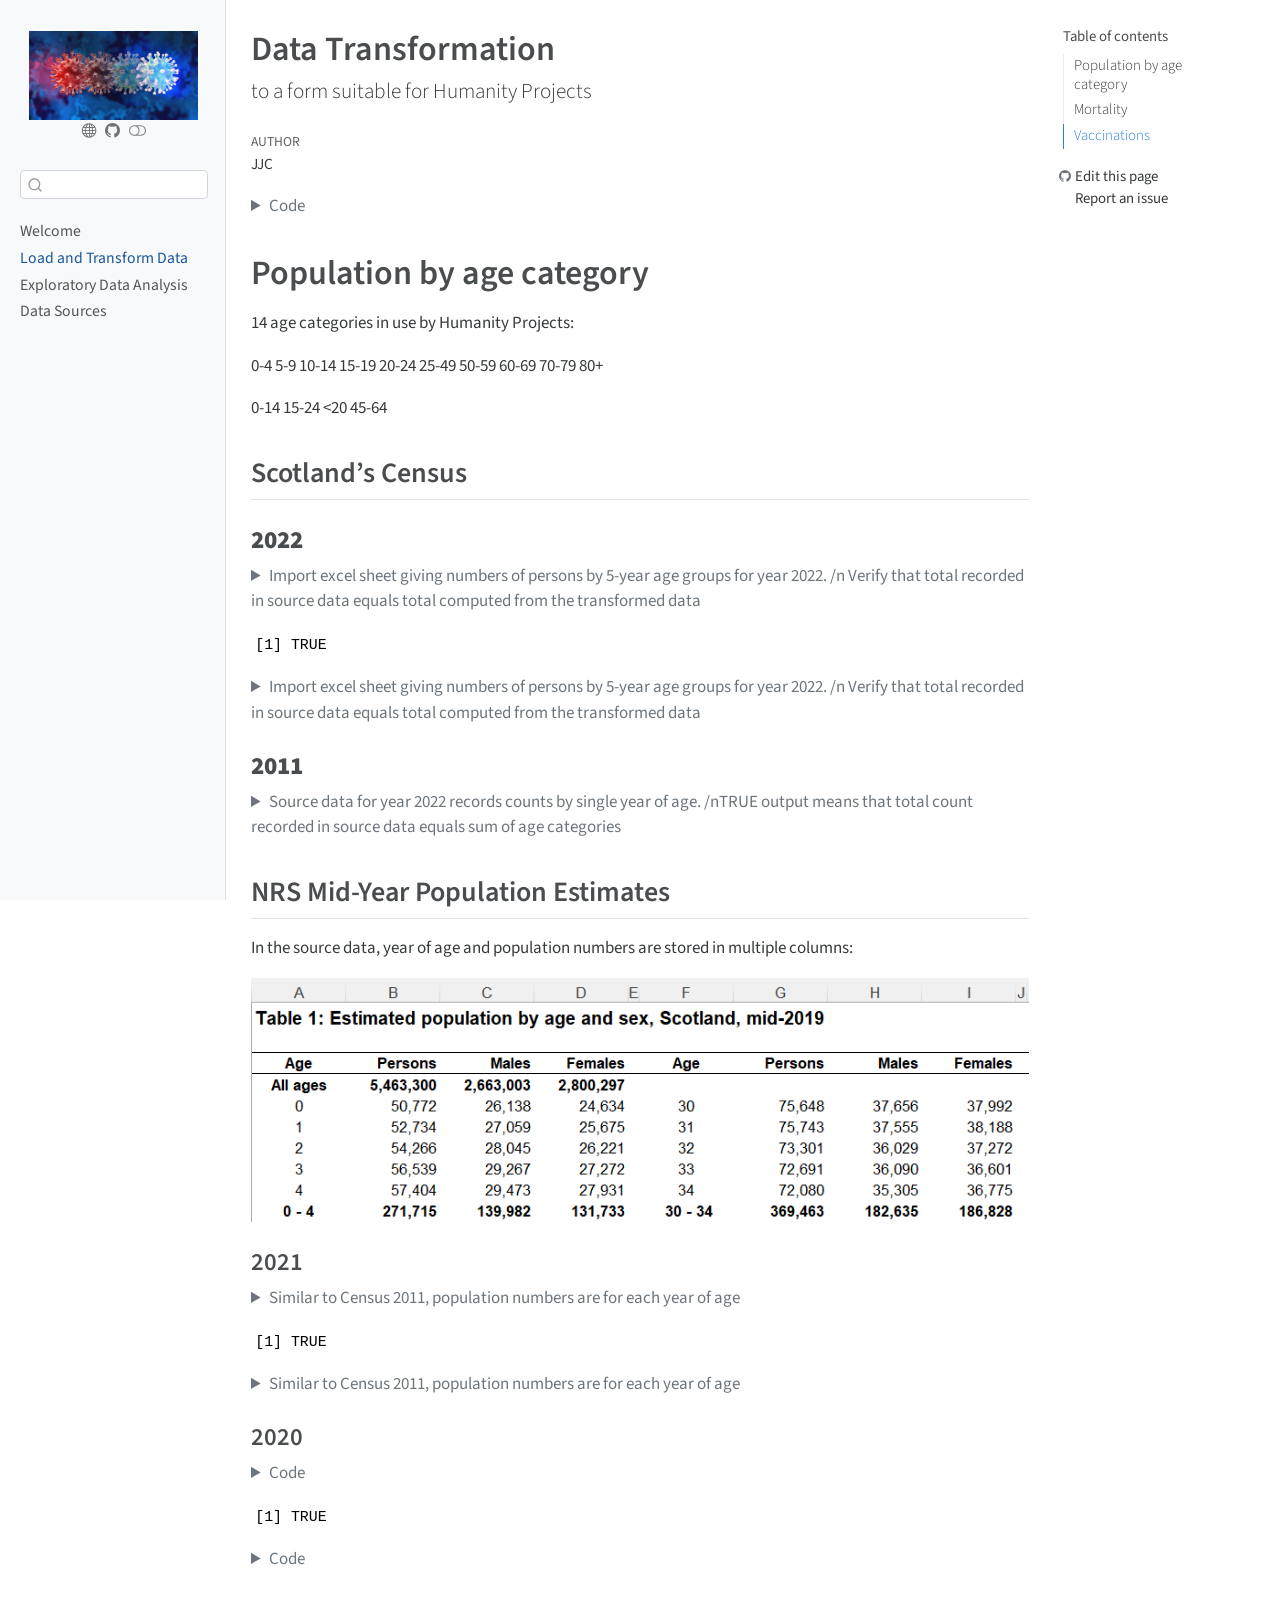
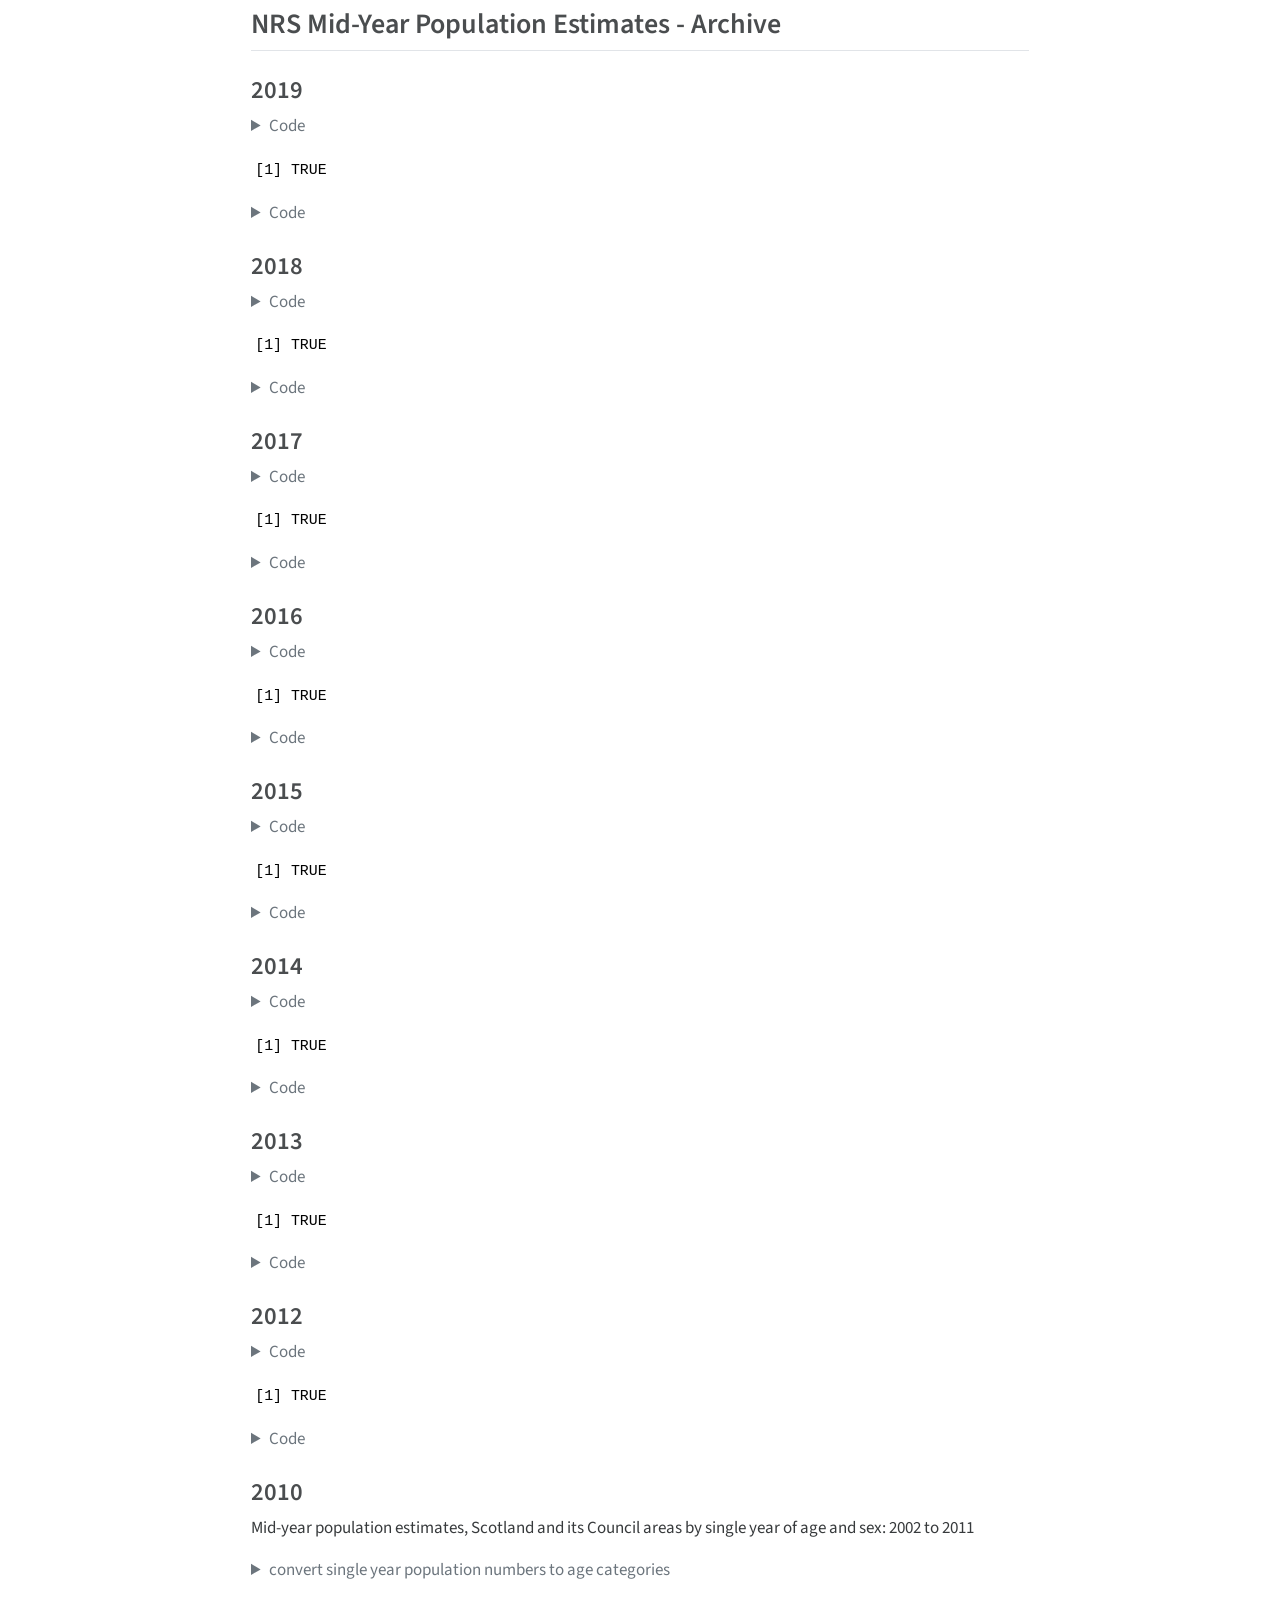
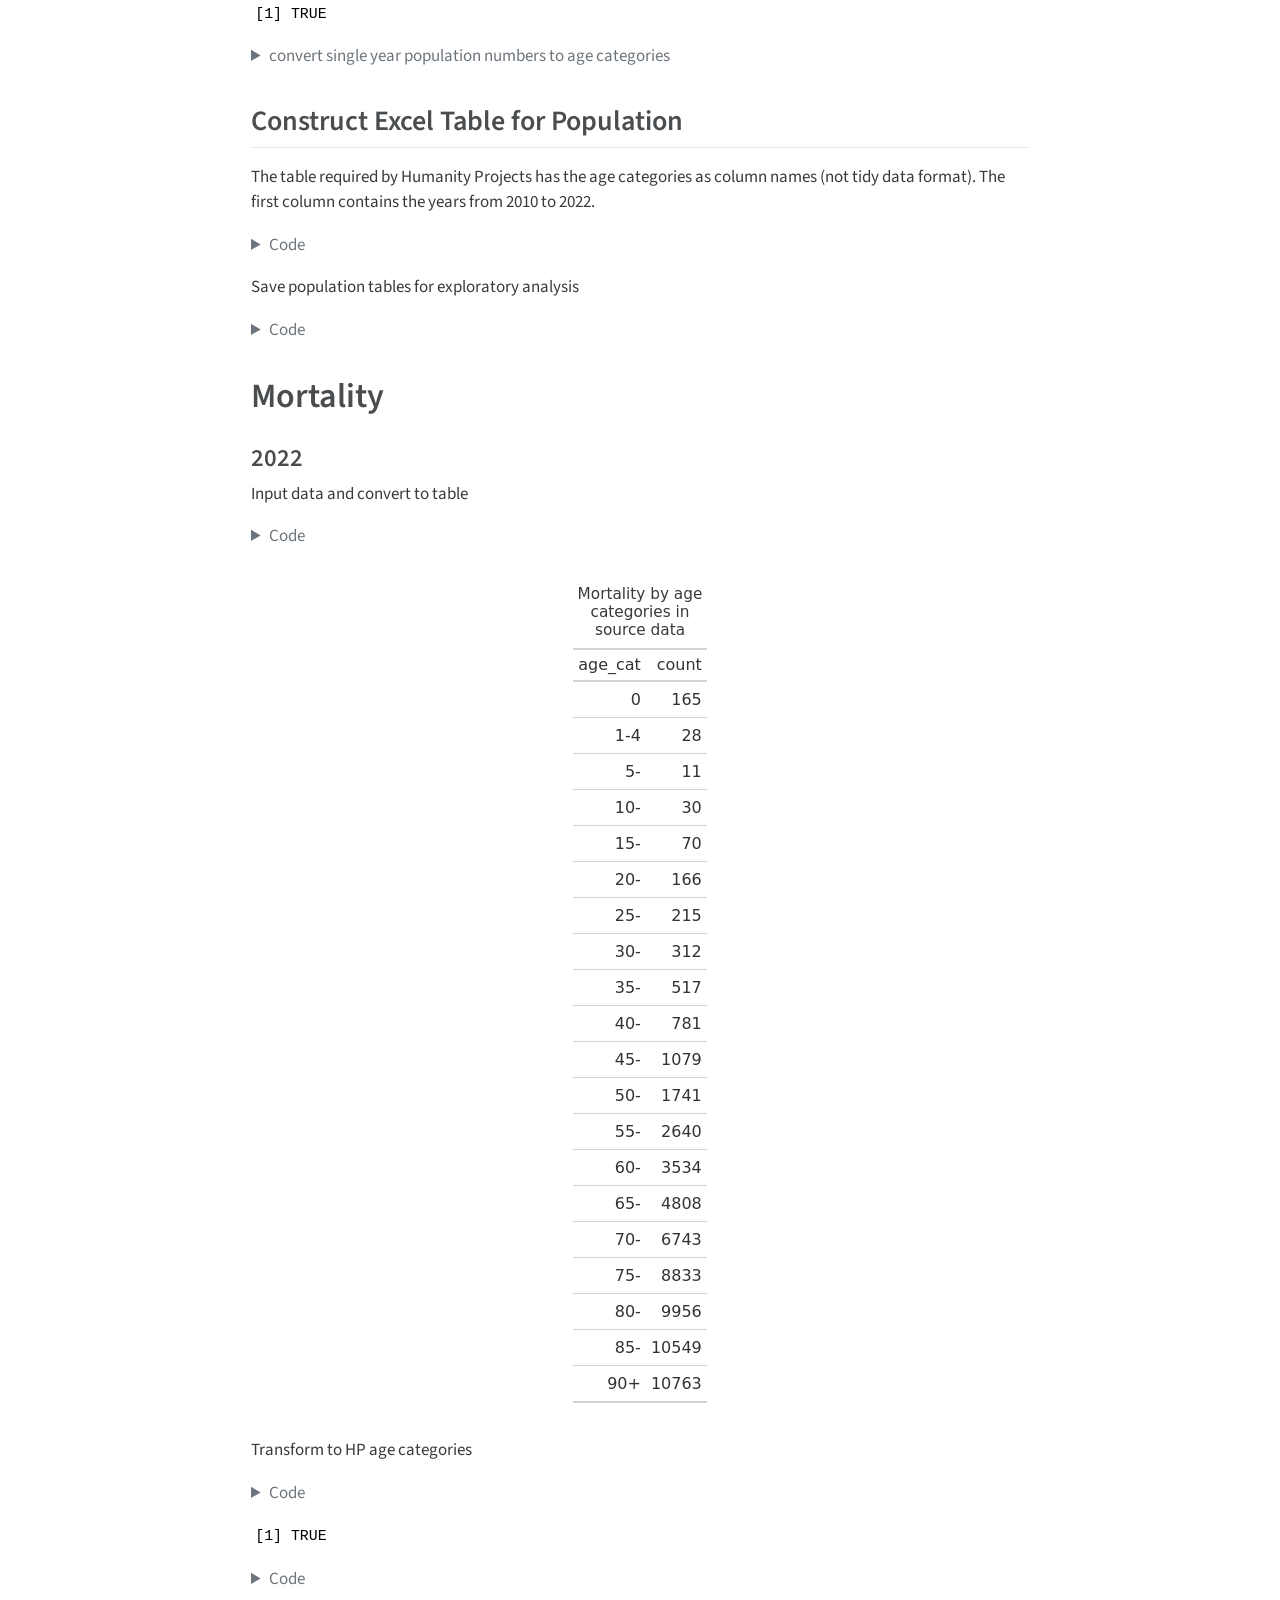
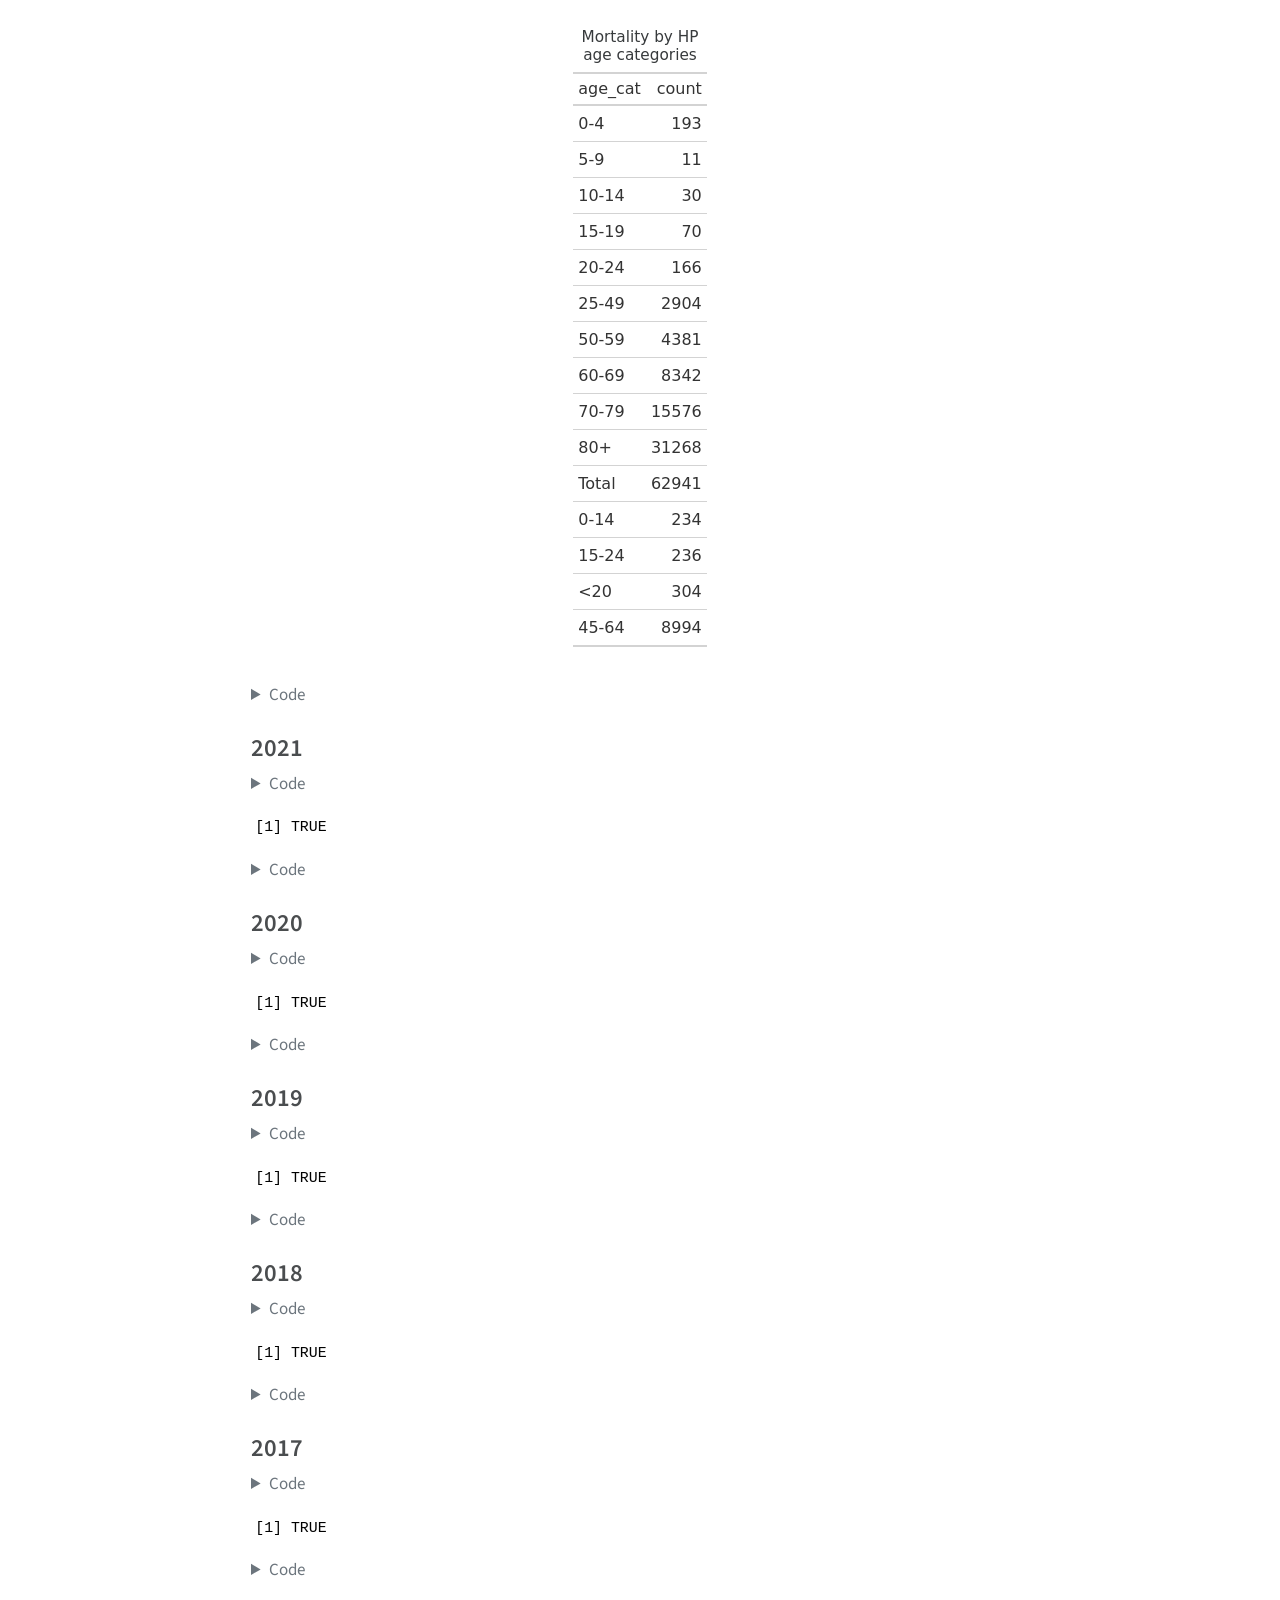
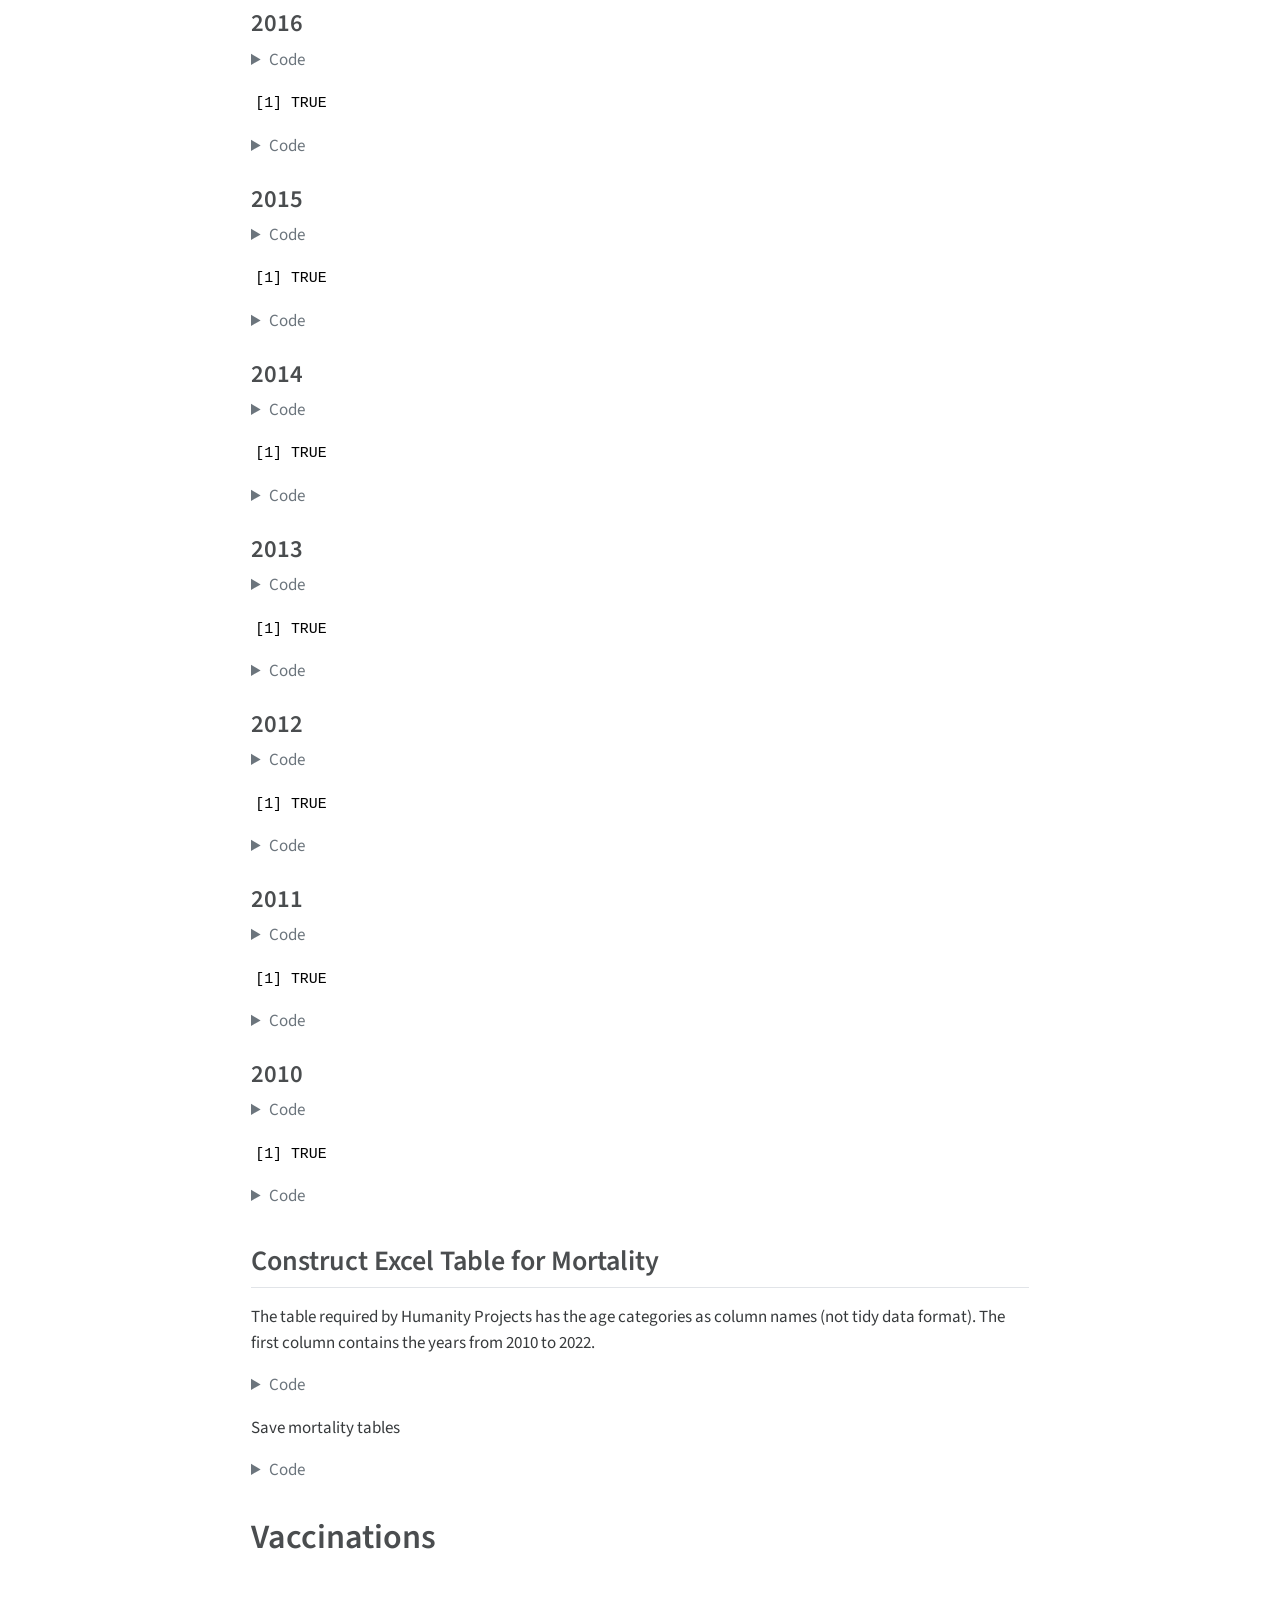
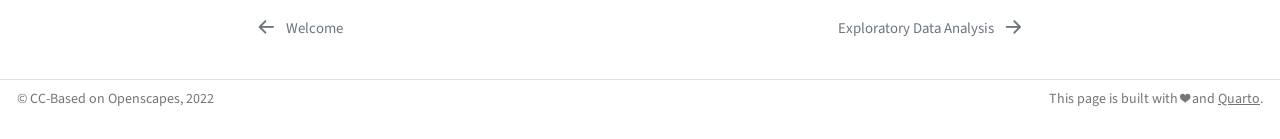
<file: docs/transform.html>
<!DOCTYPE html>
<html xmlns="http://www.w3.org/1999/xhtml" lang="en" xml:lang="en"><head>

<meta charset="utf-8">
<meta name="generator" content="quarto-1.3.450">

<meta name="viewport" content="width=device-width, initial-scale=1.0, user-scalable=yes">

<meta name="author" content="JJC">

<title>Excess Mortality in Scotland - Data Transformation</title>
<style>
code{white-space: pre-wrap;}
span.smallcaps{font-variant: small-caps;}
div.columns{display: flex; gap: min(4vw, 1.5em);}
div.column{flex: auto; overflow-x: auto;}
div.hanging-indent{margin-left: 1.5em; text-indent: -1.5em;}
ul.task-list{list-style: none;}
ul.task-list li input[type="checkbox"] {
  width: 0.8em;
  margin: 0 0.8em 0.2em -1em; /* quarto-specific, see https://github.com/quarto-dev/quarto-cli/issues/4556 */ 
  vertical-align: middle;
}
/* CSS for syntax highlighting */
pre > code.sourceCode { white-space: pre; position: relative; }
pre > code.sourceCode > span { display: inline-block; line-height: 1.25; }
pre > code.sourceCode > span:empty { height: 1.2em; }
.sourceCode { overflow: visible; }
code.sourceCode > span { color: inherit; text-decoration: inherit; }
div.sourceCode { margin: 1em 0; }
pre.sourceCode { margin: 0; }
@media screen {
div.sourceCode { overflow: auto; }
}
@media print {
pre > code.sourceCode { white-space: pre-wrap; }
pre > code.sourceCode > span { text-indent: -5em; padding-left: 5em; }
}
pre.numberSource code
  { counter-reset: source-line 0; }
pre.numberSource code > span
  { position: relative; left: -4em; counter-increment: source-line; }
pre.numberSource code > span > a:first-child::before
  { content: counter(source-line);
    position: relative; left: -1em; text-align: right; vertical-align: baseline;
    border: none; display: inline-block;
    -webkit-touch-callout: none; -webkit-user-select: none;
    -khtml-user-select: none; -moz-user-select: none;
    -ms-user-select: none; user-select: none;
    padding: 0 4px; width: 4em;
  }
pre.numberSource { margin-left: 3em;  padding-left: 4px; }
div.sourceCode
  {   }
@media screen {
pre > code.sourceCode > span > a:first-child::before { text-decoration: underline; }
}
</style>


<script src="site_libs/quarto-nav/quarto-nav.js"></script>
<script src="site_libs/clipboard/clipboard.min.js"></script>
<script src="site_libs/quarto-search/autocomplete.umd.js"></script>
<script src="site_libs/quarto-search/fuse.min.js"></script>
<script src="site_libs/quarto-search/quarto-search.js"></script>
<meta name="quarto:offset" content="./">
<link href="./explore.html" rel="next">
<link href="./index.html" rel="prev">
<script src="site_libs/quarto-html/quarto.js"></script>
<script src="site_libs/quarto-html/popper.min.js"></script>
<script src="site_libs/quarto-html/tippy.umd.min.js"></script>
<script src="site_libs/quarto-html/anchor.min.js"></script>
<link href="site_libs/quarto-html/tippy.css" rel="stylesheet">
<link href="site_libs/quarto-html/quarto-syntax-highlighting.css" rel="stylesheet" class="quarto-color-scheme" id="quarto-text-highlighting-styles">
<link href="site_libs/quarto-html/quarto-syntax-highlighting-dark.css" rel="prefetch" class="quarto-color-scheme quarto-color-alternate" id="quarto-text-highlighting-styles">
<script src="site_libs/bootstrap/bootstrap.min.js"></script>
<link href="site_libs/bootstrap/bootstrap-icons.css" rel="stylesheet">
<link href="site_libs/bootstrap/bootstrap.min.css" rel="stylesheet" class="quarto-color-scheme" id="quarto-bootstrap" data-mode="light">
<link href="site_libs/bootstrap/bootstrap-dark.min.css" rel="prefetch" class="quarto-color-scheme quarto-color-alternate" id="quarto-bootstrap" data-mode="light">
<script id="quarto-search-options" type="application/json">{
  "location": "sidebar",
  "copy-button": false,
  "collapse-after": 3,
  "panel-placement": "start",
  "type": "textbox",
  "limit": 20,
  "language": {
    "search-no-results-text": "No results",
    "search-matching-documents-text": "matching documents",
    "search-copy-link-title": "Copy link to search",
    "search-hide-matches-text": "Hide additional matches",
    "search-more-match-text": "more match in this document",
    "search-more-matches-text": "more matches in this document",
    "search-clear-button-title": "Clear",
    "search-detached-cancel-button-title": "Cancel",
    "search-submit-button-title": "Submit",
    "search-label": "Search"
  }
}</script>


</head>

<body class="nav-sidebar docked">

<div id="quarto-search-results"></div>
  <header id="quarto-header" class="headroom fixed-top">
  <nav class="quarto-secondary-nav">
    <div class="container-fluid d-flex">
      <button type="button" class="quarto-btn-toggle btn" data-bs-toggle="collapse" data-bs-target="#quarto-sidebar,#quarto-sidebar-glass" aria-controls="quarto-sidebar" aria-expanded="false" aria-label="Toggle sidebar navigation" onclick="if (window.quartoToggleHeadroom) { window.quartoToggleHeadroom(); }">
        <i class="bi bi-layout-text-sidebar-reverse"></i>
      </button>
      <nav class="quarto-page-breadcrumbs" aria-label="breadcrumb"><ol class="breadcrumb"><li class="breadcrumb-item"><a href="./transform.html">Load and Transform Data</a></li></ol></nav>
      <a class="flex-grow-1" role="button" data-bs-toggle="collapse" data-bs-target="#quarto-sidebar,#quarto-sidebar-glass" aria-controls="quarto-sidebar" aria-expanded="false" aria-label="Toggle sidebar navigation" onclick="if (window.quartoToggleHeadroom) { window.quartoToggleHeadroom(); }">      
      </a>
      <button type="button" class="btn quarto-search-button" aria-label="" onclick="window.quartoOpenSearch();">
        <i class="bi bi-search"></i>
      </button>
    </div>
  </nav>
</header>
<!-- content -->
<div id="quarto-content" class="quarto-container page-columns page-rows-contents page-layout-article">
<!-- sidebar -->
  <nav id="quarto-sidebar" class="sidebar collapse collapse-horizontal sidebar-navigation docked overflow-auto">
    <div class="pt-lg-2 mt-2 text-center sidebar-header">
      <a href="./index.html" class="sidebar-logo-link">
      <img src="./images/covid19_variant.jpeg" alt="" class="sidebar-logo py-0 d-lg-inline d-none">
      </a>
      <div class="sidebar-tools-main tools-wide">
    <a href="https://phinancetechnologies.com/HumanityProjects/Humanity%20projects.asp" rel="" title="Humanity Projects" class="quarto-navigation-tool px-1" aria-label="Humanity Projects"><i class="bi bi-globe"></i></a>
    <a href="https://github.com/jjcoen/vax-scotland" rel="" title="Data and Analysis" class="quarto-navigation-tool px-1" aria-label="Data and Analysis"><i class="bi bi-github"></i></a>
  <a href="" class="quarto-color-scheme-toggle quarto-navigation-tool  px-1" onclick="window.quartoToggleColorScheme(); return false;" title="Toggle dark mode"><i class="bi"></i></a>
</div>
      </div>
        <div class="mt-2 flex-shrink-0 align-items-center">
        <div class="sidebar-search">
        <div id="quarto-search" class="" title="Search"></div>
        </div>
        </div>
    <div class="sidebar-menu-container"> 
    <ul class="list-unstyled mt-1">
        <li class="sidebar-item">
  <div class="sidebar-item-container"> 
  <a href="./index.html" class="sidebar-item-text sidebar-link">
 <span class="menu-text">Welcome</span></a>
  </div>
</li>
        <li class="sidebar-item">
  <div class="sidebar-item-container"> 
  <a href="./transform.html" class="sidebar-item-text sidebar-link active">
 <span class="menu-text">Load and Transform Data</span></a>
  </div>
</li>
        <li class="sidebar-item">
  <div class="sidebar-item-container"> 
  <a href="./explore.html" class="sidebar-item-text sidebar-link">
 <span class="menu-text">Exploratory Data Analysis</span></a>
  </div>
</li>
        <li class="sidebar-item">
  <div class="sidebar-item-container"> 
  <a href="./data-sources.html" class="sidebar-item-text sidebar-link">
 <span class="menu-text">Data Sources</span></a>
  </div>
</li>
    </ul>
    </div>
</nav>
<div id="quarto-sidebar-glass" data-bs-toggle="collapse" data-bs-target="#quarto-sidebar,#quarto-sidebar-glass"></div>
<!-- margin-sidebar -->
    <div id="quarto-margin-sidebar" class="sidebar margin-sidebar">
        <nav id="TOC" role="doc-toc" class="toc-active">
    <h2 id="toc-title">Table of contents</h2>
   
  <ul class="collapse">
  <li><a href="#population-by-age-category" id="toc-population-by-age-category" class="nav-link active" data-scroll-target="#population-by-age-category">Population by age category</a>
  <ul class="collapse">
  <li><a href="#scotlands-census" id="toc-scotlands-census" class="nav-link" data-scroll-target="#scotlands-census">Scotland’s Census</a></li>
  <li><a href="#nrs-mid-year-population-estimates" id="toc-nrs-mid-year-population-estimates" class="nav-link" data-scroll-target="#nrs-mid-year-population-estimates">NRS Mid-Year Population Estimates</a></li>
  <li><a href="#nrs-mid-year-population-estimates---archive" id="toc-nrs-mid-year-population-estimates---archive" class="nav-link" data-scroll-target="#nrs-mid-year-population-estimates---archive">NRS Mid-Year Population Estimates - Archive</a></li>
  <li><a href="#construct-excel-table-for-population" id="toc-construct-excel-table-for-population" class="nav-link" data-scroll-target="#construct-excel-table-for-population">Construct Excel Table for Population</a></li>
  </ul></li>
  <li><a href="#mortality" id="toc-mortality" class="nav-link" data-scroll-target="#mortality">Mortality</a>
  <ul class="collapse">
  <li><a href="#construct-excel-table-for-mortality" id="toc-construct-excel-table-for-mortality" class="nav-link" data-scroll-target="#construct-excel-table-for-mortality">Construct Excel Table for Mortality</a></li>
  </ul></li>
  <li><a href="#vaccinations" id="toc-vaccinations" class="nav-link" data-scroll-target="#vaccinations">Vaccinations</a></li>
  </ul>
<div class="toc-actions"><div><i class="bi bi-github"></i></div><div class="action-links"><p><a href="https://github.com/jjcoen/vax-scotland/edit/main/transform.qmd" class="toc-action">Edit this page</a></p><p><a href="https://github.com/jjcoen/vax-scotland/issues/new" class="toc-action">Report an issue</a></p></div></div></nav>
    </div>
<!-- main -->
<main class="content" id="quarto-document-content">

<header id="title-block-header" class="quarto-title-block default">
<div class="quarto-title">
<h1 class="title">Data Transformation</h1>
<p class="subtitle lead">to a form suitable for Humanity Projects</p>
</div>



<div class="quarto-title-meta">

    <div>
    <div class="quarto-title-meta-heading">Author</div>
    <div class="quarto-title-meta-contents">
             <p>JJC </p>
          </div>
  </div>
    
  
    
  </div>
  

</header>

<div class="cell">
<details>
<summary>Code</summary>
<div class="sourceCode cell-code" id="cb1"><pre class="sourceCode r code-with-copy"><code class="sourceCode r"><span id="cb1-1"><a href="#cb1-1" aria-hidden="true" tabindex="-1"></a><span class="co"># Five year age categories:</span></span>
<span id="cb1-2"><a href="#cb1-2" aria-hidden="true" tabindex="-1"></a>age_5yr <span class="ot">&lt;-</span> <span class="fu">c</span>(<span class="st">"0-4"</span>, <span class="st">"5-9"</span>, <span class="st">"10-14"</span>, <span class="st">"15-19"</span>, <span class="st">"20-24"</span>, </span>
<span id="cb1-3"><a href="#cb1-3" aria-hidden="true" tabindex="-1"></a>                         <span class="st">"25-29"</span>, <span class="st">"30-34"</span>, <span class="st">"35-39"</span>, <span class="st">"40-44"</span>, </span>
<span id="cb1-4"><a href="#cb1-4" aria-hidden="true" tabindex="-1"></a>                         <span class="st">"45-49"</span>, <span class="st">"50-54"</span>, <span class="st">"55-59"</span>, <span class="st">"60-64"</span>, </span>
<span id="cb1-5"><a href="#cb1-5" aria-hidden="true" tabindex="-1"></a>                         <span class="st">"65-69"</span>, <span class="st">"70-74"</span>, <span class="st">"75-79"</span>,</span>
<span id="cb1-6"><a href="#cb1-6" aria-hidden="true" tabindex="-1"></a>                         <span class="st">"80-84"</span>, <span class="st">"85-89"</span>, <span class="st">"90 plus"</span>)</span></code><button title="Copy to Clipboard" class="code-copy-button"><i class="bi"></i></button></pre></div>
</details>
</div>
<section id="population-by-age-category" class="level1">
<h1>Population by age category</h1>
<p>14 age categories in use by Humanity Projects:</p>
<p>0-4 5-9 10-14 15-19 20-24 25-49 50-59 60-69 70-79 80+</p>
<p>0-14 15-24 &lt;20 45-64</p>
<section id="scotlands-census" class="level2">
<h2 class="anchored" data-anchor-id="scotlands-census">Scotland’s Census</h2>
<section id="section" class="level3">
<h3 class="anchored" data-anchor-id="section"><strong>2022</strong></h3>
<div class="cell">
<details>
<summary>Import excel sheet giving numbers of persons by 5-year age groups for year 2022. /n Verify that total recorded in source data equals total computed from the transformed data</summary>
<div class="sourceCode cell-code" id="cb2"><pre class="sourceCode r code-with-copy"><code class="sourceCode r"><span id="cb2-1"><a href="#cb2-1" aria-hidden="true" tabindex="-1"></a><span class="fu">source</span>(<span class="st">"./scripts/get-census-22.R"</span>)</span>
<span id="cb2-2"><a href="#cb2-2" aria-hidden="true" tabindex="-1"></a><span class="fu">source</span>(<span class="st">"./scripts/transform-pop.R"</span>)</span>
<span id="cb2-3"><a href="#cb2-3" aria-hidden="true" tabindex="-1"></a></span>
<span id="cb2-4"><a href="#cb2-4" aria-hidden="true" tabindex="-1"></a>census22 <span class="ot">&lt;-</span> <span class="fu">get_census_22</span>(<span class="at">is_plot=</span><span class="dv">0</span>)</span>
<span id="cb2-5"><a href="#cb2-5" aria-hidden="true" tabindex="-1"></a><span class="co"># Population counts are in 5-year age groups</span></span>
<span id="cb2-6"><a href="#cb2-6" aria-hidden="true" tabindex="-1"></a>pop22_5yr <span class="ot">&lt;-</span> census22[[<span class="dv">1</span>]]</span>
<span id="cb2-7"><a href="#cb2-7" aria-hidden="true" tabindex="-1"></a>total22 <span class="ot">&lt;-</span> census22[[<span class="dv">2</span>]]</span>
<span id="cb2-8"><a href="#cb2-8" aria-hidden="true" tabindex="-1"></a></span>
<span id="cb2-9"><a href="#cb2-9" aria-hidden="true" tabindex="-1"></a><span class="co"># Convert age categories to HP grouping</span></span>
<span id="cb2-10"><a href="#cb2-10" aria-hidden="true" tabindex="-1"></a><span class="co"># Source data contains 19 categories</span></span>
<span id="cb2-11"><a href="#cb2-11" aria-hidden="true" tabindex="-1"></a>pop22 <span class="ot">&lt;-</span> <span class="fu">transform_pop</span>(pop22_5yr)</span>
<span id="cb2-12"><a href="#cb2-12" aria-hidden="true" tabindex="-1"></a></span>
<span id="cb2-13"><a href="#cb2-13" aria-hidden="true" tabindex="-1"></a><span class="fu">verify</span>(pop22, total22 <span class="sc">==</span> pop22[<span class="dv">1</span><span class="sc">:</span><span class="dv">10</span>, <span class="fu">sum</span>(count)],</span>
<span id="cb2-14"><a href="#cb2-14" aria-hidden="true" tabindex="-1"></a>       <span class="at">success_fun =</span> success_logical)</span></code><button title="Copy to Clipboard" class="code-copy-button"><i class="bi"></i></button></pre></div>
</details>
<div class="cell-output cell-output-stdout">
<pre><code>[1] TRUE</code></pre>
</div>
<details>
<summary>Import excel sheet giving numbers of persons by 5-year age groups for year 2022. /n Verify that total recorded in source data equals total computed from the transformed data</summary>
<div class="sourceCode cell-code" id="cb4"><pre class="sourceCode r code-with-copy"><code class="sourceCode r"><span id="cb4-1"><a href="#cb4-1" aria-hidden="true" tabindex="-1"></a><span class="co"># cleanup</span></span>
<span id="cb4-2"><a href="#cb4-2" aria-hidden="true" tabindex="-1"></a><span class="fu">rm</span>(census22, pop22_5yr, total22, get_census_22)</span></code><button title="Copy to Clipboard" class="code-copy-button"><i class="bi"></i></button></pre></div>
</details>
</div>
</section>
<section id="section-1" class="level3">
<h3 class="anchored" data-anchor-id="section-1"><strong>2011</strong></h3>
<div class="cell">
<details>
<summary>Source data for year 2022 records counts by single year of age. /nTRUE output means that total count recorded in source data equals sum of age categories</summary>
<div class="sourceCode cell-code" id="cb5"><pre class="sourceCode r code-with-copy"><code class="sourceCode r"><span id="cb5-1"><a href="#cb5-1" aria-hidden="true" tabindex="-1"></a><span class="fu">source</span>(<span class="st">"./scripts/get-census-11.R"</span>)   </span>
<span id="cb5-2"><a href="#cb5-2" aria-hidden="true" tabindex="-1"></a><span class="co"># Population counts for each year of age</span></span>
<span id="cb5-3"><a href="#cb5-3" aria-hidden="true" tabindex="-1"></a>pop11_5yr <span class="ot">&lt;-</span> <span class="fu">get_census_11</span>()  </span>
<span id="cb5-4"><a href="#cb5-4" aria-hidden="true" tabindex="-1"></a></span>
<span id="cb5-5"><a href="#cb5-5" aria-hidden="true" tabindex="-1"></a><span class="co"># Section age variable into the HP age categories</span></span>
<span id="cb5-6"><a href="#cb5-6" aria-hidden="true" tabindex="-1"></a>pop11 <span class="ot">&lt;-</span> <span class="fu">transform_pop</span>(pop11_5yr)</span>
<span id="cb5-7"><a href="#cb5-7" aria-hidden="true" tabindex="-1"></a></span>
<span id="cb5-8"><a href="#cb5-8" aria-hidden="true" tabindex="-1"></a><span class="co"># cleanup</span></span>
<span id="cb5-9"><a href="#cb5-9" aria-hidden="true" tabindex="-1"></a><span class="fu">rm</span>(pop11_5yr, get_census_11)</span></code><button title="Copy to Clipboard" class="code-copy-button"><i class="bi"></i></button></pre></div>
</details>
</div>
</section>
</section>
<section id="nrs-mid-year-population-estimates" class="level2">
<h2 class="anchored" data-anchor-id="nrs-mid-year-population-estimates">NRS Mid-Year Population Estimates</h2>
<p>In the source data, year of age and population numbers are stored in multiple columns:</p>
<p><img src="images/NRS-2019-pop-by-age.png" class="img-fluid"></p>
<section id="section-2" class="level3">
<h3 class="anchored" data-anchor-id="section-2">2021</h3>
<div class="cell">
<details>
<summary>Similar to Census 2011, population numbers are for each year of age</summary>
<div class="sourceCode cell-code" id="cb6"><pre class="sourceCode r code-with-copy"><code class="sourceCode r"><span id="cb6-1"><a href="#cb6-1" aria-hidden="true" tabindex="-1"></a><span class="fu">source</span>(<span class="st">"./scripts/get-pop-by-year.R"</span>)</span>
<span id="cb6-2"><a href="#cb6-2" aria-hidden="true" tabindex="-1"></a><span class="fu">source</span>(<span class="st">"./scripts/transform-pop-by-year.R"</span>)</span>
<span id="cb6-3"><a href="#cb6-3" aria-hidden="true" tabindex="-1"></a></span>
<span id="cb6-4"><a href="#cb6-4" aria-hidden="true" tabindex="-1"></a>file_21 <span class="ot">&lt;-</span> <span class="st">"./raw-data/mid-year-pop-est-21-data.xlsx"</span></span>
<span id="cb6-5"><a href="#cb6-5" aria-hidden="true" tabindex="-1"></a>sheet_21 <span class="ot">&lt;-</span> <span class="st">"Table 1"</span></span>
<span id="cb6-6"><a href="#cb6-6" aria-hidden="true" tabindex="-1"></a>range_21 <span class="ot">&lt;-</span> <span class="st">"E4:CR5"</span></span>
<span id="cb6-7"><a href="#cb6-7" aria-hidden="true" tabindex="-1"></a></span>
<span id="cb6-8"><a href="#cb6-8" aria-hidden="true" tabindex="-1"></a>pop21_list <span class="ot">&lt;-</span> <span class="fu">get_pop_by_year</span>(file_21, sheet_21, range_21)</span>
<span id="cb6-9"><a href="#cb6-9" aria-hidden="true" tabindex="-1"></a>pop21 <span class="ot">&lt;-</span> pop21_list[[<span class="dv">1</span>]]</span>
<span id="cb6-10"><a href="#cb6-10" aria-hidden="true" tabindex="-1"></a>total21 <span class="ot">&lt;-</span> pop21_list[[<span class="dv">2</span>]]</span>
<span id="cb6-11"><a href="#cb6-11" aria-hidden="true" tabindex="-1"></a></span>
<span id="cb6-12"><a href="#cb6-12" aria-hidden="true" tabindex="-1"></a>pop21 <span class="ot">&lt;-</span> <span class="fu">transform_pop_by_year</span>(pop21)</span>
<span id="cb6-13"><a href="#cb6-13" aria-hidden="true" tabindex="-1"></a></span>
<span id="cb6-14"><a href="#cb6-14" aria-hidden="true" tabindex="-1"></a><span class="co"># Check total recorded in source data equals sum of age categories</span></span>
<span id="cb6-15"><a href="#cb6-15" aria-hidden="true" tabindex="-1"></a><span class="fu">verify</span>(pop21, total21 <span class="sc">==</span> pop21[<span class="dv">11</span>, count],</span>
<span id="cb6-16"><a href="#cb6-16" aria-hidden="true" tabindex="-1"></a>       <span class="at">success_fun =</span> success_logical)</span></code><button title="Copy to Clipboard" class="code-copy-button"><i class="bi"></i></button></pre></div>
</details>
<div class="cell-output cell-output-stdout">
<pre><code>[1] TRUE</code></pre>
</div>
<details>
<summary>Similar to Census 2011, population numbers are for each year of age</summary>
<div class="sourceCode cell-code" id="cb8"><pre class="sourceCode r code-with-copy"><code class="sourceCode r"><span id="cb8-1"><a href="#cb8-1" aria-hidden="true" tabindex="-1"></a><span class="co"># cleanup</span></span>
<span id="cb8-2"><a href="#cb8-2" aria-hidden="true" tabindex="-1"></a><span class="fu">rm</span>(file_21, range_21, sheet_21, total21, pop21_list)</span></code><button title="Copy to Clipboard" class="code-copy-button"><i class="bi"></i></button></pre></div>
</details>
</div>
</section>
<section id="section-3" class="level3">
<h3 class="anchored" data-anchor-id="section-3">2020</h3>
<div class="cell">
<details>
<summary>Code</summary>
<div class="sourceCode cell-code" id="cb9"><pre class="sourceCode r code-with-copy"><code class="sourceCode r"><span id="cb9-1"><a href="#cb9-1" aria-hidden="true" tabindex="-1"></a><span class="fu">source</span>(<span class="st">"./scripts/get-pop.R"</span>)</span>
<span id="cb9-2"><a href="#cb9-2" aria-hidden="true" tabindex="-1"></a></span>
<span id="cb9-3"><a href="#cb9-3" aria-hidden="true" tabindex="-1"></a>file_20 <span class="ot">&lt;-</span> <span class="st">"./raw-data/mid-year-pop-est-20-data.xlsx"</span></span>
<span id="cb9-4"><a href="#cb9-4" aria-hidden="true" tabindex="-1"></a><span class="co"># sheet_20 &lt;- "Table 1"</span></span>
<span id="cb9-5"><a href="#cb9-5" aria-hidden="true" tabindex="-1"></a><span class="co"># range_20 &lt;- "F4:CR5"</span></span>
<span id="cb9-6"><a href="#cb9-6" aria-hidden="true" tabindex="-1"></a></span>
<span id="cb9-7"><a href="#cb9-7" aria-hidden="true" tabindex="-1"></a>pop20_list <span class="ot">&lt;-</span> <span class="fu">get_pop</span>(file_20, <span class="at">is_16 =</span> <span class="dv">0</span>)</span>
<span id="cb9-8"><a href="#cb9-8" aria-hidden="true" tabindex="-1"></a>pop20 <span class="ot">&lt;-</span> pop20_list[[<span class="dv">1</span>]]</span>
<span id="cb9-9"><a href="#cb9-9" aria-hidden="true" tabindex="-1"></a>total20 <span class="ot">&lt;-</span> pop20_list[[<span class="dv">2</span>]]</span>
<span id="cb9-10"><a href="#cb9-10" aria-hidden="true" tabindex="-1"></a></span>
<span id="cb9-11"><a href="#cb9-11" aria-hidden="true" tabindex="-1"></a>pop20[, age_cat <span class="sc">:</span><span class="er">=</span> age_5yr]</span>
<span id="cb9-12"><a href="#cb9-12" aria-hidden="true" tabindex="-1"></a></span>
<span id="cb9-13"><a href="#cb9-13" aria-hidden="true" tabindex="-1"></a><span class="co"># Source data contains 19 age categories</span></span>
<span id="cb9-14"><a href="#cb9-14" aria-hidden="true" tabindex="-1"></a>pop20 <span class="ot">&lt;-</span> <span class="fu">transform_pop</span>(pop20)</span>
<span id="cb9-15"><a href="#cb9-15" aria-hidden="true" tabindex="-1"></a></span>
<span id="cb9-16"><a href="#cb9-16" aria-hidden="true" tabindex="-1"></a><span class="fu">verify</span>(pop20, total20 <span class="sc">==</span> pop20[<span class="dv">11</span>, count],</span>
<span id="cb9-17"><a href="#cb9-17" aria-hidden="true" tabindex="-1"></a>       <span class="at">success_fun =</span> success_logical)</span></code><button title="Copy to Clipboard" class="code-copy-button"><i class="bi"></i></button></pre></div>
</details>
<div class="cell-output cell-output-stdout">
<pre><code>[1] TRUE</code></pre>
</div>
<details>
<summary>Code</summary>
<div class="sourceCode cell-code" id="cb11"><pre class="sourceCode r code-with-copy"><code class="sourceCode r"><span id="cb11-1"><a href="#cb11-1" aria-hidden="true" tabindex="-1"></a><span class="fu">rm</span>(file_20, pop20_list, total20)</span></code><button title="Copy to Clipboard" class="code-copy-button"><i class="bi"></i></button></pre></div>
</details>
</div>
</section>
</section>
<section id="nrs-mid-year-population-estimates---archive" class="level2">
<h2 class="anchored" data-anchor-id="nrs-mid-year-population-estimates---archive">NRS Mid-Year Population Estimates - Archive</h2>
<section id="section-4" class="level3">
<h3 class="anchored" data-anchor-id="section-4">2019</h3>
<div class="cell">
<details>
<summary>Code</summary>
<div class="sourceCode cell-code" id="cb12"><pre class="sourceCode r code-with-copy"><code class="sourceCode r"><span id="cb12-1"><a href="#cb12-1" aria-hidden="true" tabindex="-1"></a>file_19 <span class="ot">&lt;-</span> <span class="st">"./raw-data/mid-year-pop-est-19-data.xlsx"</span>  </span>
<span id="cb12-2"><a href="#cb12-2" aria-hidden="true" tabindex="-1"></a></span>
<span id="cb12-3"><a href="#cb12-3" aria-hidden="true" tabindex="-1"></a>pop19_list <span class="ot">&lt;-</span> <span class="fu">get_pop</span>(file_19, <span class="at">is_16 =</span> <span class="dv">0</span>) </span>
<span id="cb12-4"><a href="#cb12-4" aria-hidden="true" tabindex="-1"></a>pop19 <span class="ot">&lt;-</span> pop19_list[[<span class="dv">1</span>]]</span>
<span id="cb12-5"><a href="#cb12-5" aria-hidden="true" tabindex="-1"></a>total19 <span class="ot">&lt;-</span> pop19_list[[<span class="dv">2</span>]]</span>
<span id="cb12-6"><a href="#cb12-6" aria-hidden="true" tabindex="-1"></a>pop19[, age_cat <span class="sc">:</span><span class="er">=</span> age_5yr]</span>
<span id="cb12-7"><a href="#cb12-7" aria-hidden="true" tabindex="-1"></a></span>
<span id="cb12-8"><a href="#cb12-8" aria-hidden="true" tabindex="-1"></a>pop19 <span class="ot">&lt;-</span> <span class="fu">transform_pop</span>(pop19)</span>
<span id="cb12-9"><a href="#cb12-9" aria-hidden="true" tabindex="-1"></a></span>
<span id="cb12-10"><a href="#cb12-10" aria-hidden="true" tabindex="-1"></a><span class="fu">verify</span>(pop19, total19 <span class="sc">==</span> pop19[<span class="dv">11</span>, count],</span>
<span id="cb12-11"><a href="#cb12-11" aria-hidden="true" tabindex="-1"></a>       <span class="at">success_fun =</span> success_logical)</span></code><button title="Copy to Clipboard" class="code-copy-button"><i class="bi"></i></button></pre></div>
</details>
<div class="cell-output cell-output-stdout">
<pre><code>[1] TRUE</code></pre>
</div>
<details>
<summary>Code</summary>
<div class="sourceCode cell-code" id="cb14"><pre class="sourceCode r code-with-copy"><code class="sourceCode r"><span id="cb14-1"><a href="#cb14-1" aria-hidden="true" tabindex="-1"></a><span class="fu">rm</span>(file_19, pop19_list, total19)</span></code><button title="Copy to Clipboard" class="code-copy-button"><i class="bi"></i></button></pre></div>
</details>
</div>
</section>
<section id="section-5" class="level3">
<h3 class="anchored" data-anchor-id="section-5">2018</h3>
<div class="cell">
<details>
<summary>Code</summary>
<div class="sourceCode cell-code" id="cb15"><pre class="sourceCode r code-with-copy"><code class="sourceCode r"><span id="cb15-1"><a href="#cb15-1" aria-hidden="true" tabindex="-1"></a>file_18 <span class="ot">&lt;-</span> <span class="st">"./raw-data/mid-year-pop-est-18-tabs.xlsx"</span> </span>
<span id="cb15-2"><a href="#cb15-2" aria-hidden="true" tabindex="-1"></a></span>
<span id="cb15-3"><a href="#cb15-3" aria-hidden="true" tabindex="-1"></a>pop18_list <span class="ot">&lt;-</span> <span class="fu">get_pop</span>(file_18, <span class="at">is_16 =</span> <span class="dv">0</span>) </span>
<span id="cb15-4"><a href="#cb15-4" aria-hidden="true" tabindex="-1"></a>pop18 <span class="ot">&lt;-</span> pop18_list[[<span class="dv">1</span>]]</span>
<span id="cb15-5"><a href="#cb15-5" aria-hidden="true" tabindex="-1"></a>total18 <span class="ot">&lt;-</span> pop18_list[[<span class="dv">2</span>]]</span>
<span id="cb15-6"><a href="#cb15-6" aria-hidden="true" tabindex="-1"></a>pop18[, age_cat <span class="sc">:</span><span class="er">=</span> age_5yr]</span>
<span id="cb15-7"><a href="#cb15-7" aria-hidden="true" tabindex="-1"></a></span>
<span id="cb15-8"><a href="#cb15-8" aria-hidden="true" tabindex="-1"></a><span class="co"># Source data contains 19 age categories</span></span>
<span id="cb15-9"><a href="#cb15-9" aria-hidden="true" tabindex="-1"></a>pop18 <span class="ot">&lt;-</span> <span class="fu">transform_pop</span>(pop18)</span>
<span id="cb15-10"><a href="#cb15-10" aria-hidden="true" tabindex="-1"></a></span>
<span id="cb15-11"><a href="#cb15-11" aria-hidden="true" tabindex="-1"></a><span class="fu">verify</span>(pop18, total18 <span class="sc">==</span> pop18[<span class="dv">11</span>, count],</span>
<span id="cb15-12"><a href="#cb15-12" aria-hidden="true" tabindex="-1"></a>       <span class="at">success_fun =</span> success_logical)</span></code><button title="Copy to Clipboard" class="code-copy-button"><i class="bi"></i></button></pre></div>
</details>
<div class="cell-output cell-output-stdout">
<pre><code>[1] TRUE</code></pre>
</div>
<details>
<summary>Code</summary>
<div class="sourceCode cell-code" id="cb17"><pre class="sourceCode r code-with-copy"><code class="sourceCode r"><span id="cb17-1"><a href="#cb17-1" aria-hidden="true" tabindex="-1"></a><span class="fu">rm</span>(file_18, pop18_list, total18)</span></code><button title="Copy to Clipboard" class="code-copy-button"><i class="bi"></i></button></pre></div>
</details>
</div>
</section>
<section id="section-6" class="level3">
<h3 class="anchored" data-anchor-id="section-6">2017</h3>
<div class="cell">
<details>
<summary>Code</summary>
<div class="sourceCode cell-code" id="cb18"><pre class="sourceCode r code-with-copy"><code class="sourceCode r"><span id="cb18-1"><a href="#cb18-1" aria-hidden="true" tabindex="-1"></a>file_17 <span class="ot">&lt;-</span> <span class="st">"./raw-data/mid-year-pop-est-17-all-tables-revised.xlsx"</span> </span>
<span id="cb18-2"><a href="#cb18-2" aria-hidden="true" tabindex="-1"></a></span>
<span id="cb18-3"><a href="#cb18-3" aria-hidden="true" tabindex="-1"></a>pop17_list <span class="ot">&lt;-</span> <span class="fu">get_pop</span>(file_17, <span class="at">is_16 =</span> <span class="dv">0</span>) </span>
<span id="cb18-4"><a href="#cb18-4" aria-hidden="true" tabindex="-1"></a>pop17 <span class="ot">&lt;-</span> pop17_list[[<span class="dv">1</span>]]</span>
<span id="cb18-5"><a href="#cb18-5" aria-hidden="true" tabindex="-1"></a>total17 <span class="ot">&lt;-</span> pop17_list[[<span class="dv">2</span>]]</span>
<span id="cb18-6"><a href="#cb18-6" aria-hidden="true" tabindex="-1"></a>pop17[, age_cat <span class="sc">:</span><span class="er">=</span> age_5yr]</span>
<span id="cb18-7"><a href="#cb18-7" aria-hidden="true" tabindex="-1"></a></span>
<span id="cb18-8"><a href="#cb18-8" aria-hidden="true" tabindex="-1"></a><span class="co"># Source data contains 19 age categories</span></span>
<span id="cb18-9"><a href="#cb18-9" aria-hidden="true" tabindex="-1"></a>pop17 <span class="ot">&lt;-</span> <span class="fu">transform_pop</span>(pop17)</span>
<span id="cb18-10"><a href="#cb18-10" aria-hidden="true" tabindex="-1"></a></span>
<span id="cb18-11"><a href="#cb18-11" aria-hidden="true" tabindex="-1"></a><span class="fu">verify</span>(pop17, total17 <span class="sc">==</span> pop17[<span class="dv">11</span>, count],</span>
<span id="cb18-12"><a href="#cb18-12" aria-hidden="true" tabindex="-1"></a>       <span class="at">success_fun =</span> success_logical)</span></code><button title="Copy to Clipboard" class="code-copy-button"><i class="bi"></i></button></pre></div>
</details>
<div class="cell-output cell-output-stdout">
<pre><code>[1] TRUE</code></pre>
</div>
<details>
<summary>Code</summary>
<div class="sourceCode cell-code" id="cb20"><pre class="sourceCode r code-with-copy"><code class="sourceCode r"><span id="cb20-1"><a href="#cb20-1" aria-hidden="true" tabindex="-1"></a><span class="fu">rm</span>(file_17, pop17_list, total17)</span></code><button title="Copy to Clipboard" class="code-copy-button"><i class="bi"></i></button></pre></div>
</details>
</div>
</section>
<section id="section-7" class="level3">
<h3 class="anchored" data-anchor-id="section-7">2016</h3>
<div class="cell">
<details>
<summary>Code</summary>
<div class="sourceCode cell-code" id="cb21"><pre class="sourceCode r code-with-copy"><code class="sourceCode r"><span id="cb21-1"><a href="#cb21-1" aria-hidden="true" tabindex="-1"></a><span class="fu">source</span>(<span class="st">"./scripts/get-pop.R"</span>)</span>
<span id="cb21-2"><a href="#cb21-2" aria-hidden="true" tabindex="-1"></a>file_16 <span class="ot">&lt;-</span> <span class="st">"./raw-data/16-mid-year-pe-tab1.xlsx"</span> </span>
<span id="cb21-3"><a href="#cb21-3" aria-hidden="true" tabindex="-1"></a></span>
<span id="cb21-4"><a href="#cb21-4" aria-hidden="true" tabindex="-1"></a>pop16_list <span class="ot">&lt;-</span> <span class="fu">get_pop</span>(file_16, <span class="at">is_16 =</span> <span class="dv">1</span>)</span>
<span id="cb21-5"><a href="#cb21-5" aria-hidden="true" tabindex="-1"></a>pop16 <span class="ot">&lt;-</span> pop16_list[[<span class="dv">1</span>]]</span>
<span id="cb21-6"><a href="#cb21-6" aria-hidden="true" tabindex="-1"></a>total16 <span class="ot">&lt;-</span> pop16_list[[<span class="dv">2</span>]]</span>
<span id="cb21-7"><a href="#cb21-7" aria-hidden="true" tabindex="-1"></a>pop16[, age_cat <span class="sc">:</span><span class="er">=</span> age_5yr]</span>
<span id="cb21-8"><a href="#cb21-8" aria-hidden="true" tabindex="-1"></a></span>
<span id="cb21-9"><a href="#cb21-9" aria-hidden="true" tabindex="-1"></a><span class="co"># Source data contains 19 age categories</span></span>
<span id="cb21-10"><a href="#cb21-10" aria-hidden="true" tabindex="-1"></a>pop16 <span class="ot">&lt;-</span> <span class="fu">transform_pop</span>(pop16)</span>
<span id="cb21-11"><a href="#cb21-11" aria-hidden="true" tabindex="-1"></a></span>
<span id="cb21-12"><a href="#cb21-12" aria-hidden="true" tabindex="-1"></a><span class="fu">verify</span>(pop16, total16 <span class="sc">==</span> pop16[<span class="dv">11</span>, count],</span>
<span id="cb21-13"><a href="#cb21-13" aria-hidden="true" tabindex="-1"></a>       <span class="at">success_fun =</span> success_logical)</span></code><button title="Copy to Clipboard" class="code-copy-button"><i class="bi"></i></button></pre></div>
</details>
<div class="cell-output cell-output-stdout">
<pre><code>[1] TRUE</code></pre>
</div>
<details>
<summary>Code</summary>
<div class="sourceCode cell-code" id="cb23"><pre class="sourceCode r code-with-copy"><code class="sourceCode r"><span id="cb23-1"><a href="#cb23-1" aria-hidden="true" tabindex="-1"></a><span class="fu">rm</span>(file_16, pop16_list, total16)</span></code><button title="Copy to Clipboard" class="code-copy-button"><i class="bi"></i></button></pre></div>
</details>
</div>
</section>
<section id="section-8" class="level3">
<h3 class="anchored" data-anchor-id="section-8">2015</h3>
<div class="cell">
<details>
<summary>Code</summary>
<div class="sourceCode cell-code" id="cb24"><pre class="sourceCode r code-with-copy"><code class="sourceCode r"><span id="cb24-1"><a href="#cb24-1" aria-hidden="true" tabindex="-1"></a>file_15 <span class="ot">&lt;-</span> <span class="st">"./raw-data/15mype-cahb-tab1.xlsx"</span> </span>
<span id="cb24-2"><a href="#cb24-2" aria-hidden="true" tabindex="-1"></a></span>
<span id="cb24-3"><a href="#cb24-3" aria-hidden="true" tabindex="-1"></a>pop15_list <span class="ot">&lt;-</span> <span class="fu">get_pop</span>(file_15, <span class="at">is_16 =</span> <span class="dv">0</span>) </span>
<span id="cb24-4"><a href="#cb24-4" aria-hidden="true" tabindex="-1"></a>pop15 <span class="ot">&lt;-</span> pop15_list[[<span class="dv">1</span>]]</span>
<span id="cb24-5"><a href="#cb24-5" aria-hidden="true" tabindex="-1"></a>total15 <span class="ot">&lt;-</span> pop15_list[[<span class="dv">2</span>]]</span>
<span id="cb24-6"><a href="#cb24-6" aria-hidden="true" tabindex="-1"></a>pop15[, age_cat <span class="sc">:</span><span class="er">=</span> age_5yr]</span>
<span id="cb24-7"><a href="#cb24-7" aria-hidden="true" tabindex="-1"></a></span>
<span id="cb24-8"><a href="#cb24-8" aria-hidden="true" tabindex="-1"></a><span class="co"># Source data contains 19 age categories</span></span>
<span id="cb24-9"><a href="#cb24-9" aria-hidden="true" tabindex="-1"></a>pop15 <span class="ot">&lt;-</span> <span class="fu">transform_pop</span>(pop15)</span>
<span id="cb24-10"><a href="#cb24-10" aria-hidden="true" tabindex="-1"></a></span>
<span id="cb24-11"><a href="#cb24-11" aria-hidden="true" tabindex="-1"></a><span class="fu">verify</span>(pop15, total15 <span class="sc">==</span> pop15[<span class="dv">11</span>, count],</span>
<span id="cb24-12"><a href="#cb24-12" aria-hidden="true" tabindex="-1"></a>       <span class="at">success_fun =</span> success_logical)</span></code><button title="Copy to Clipboard" class="code-copy-button"><i class="bi"></i></button></pre></div>
</details>
<div class="cell-output cell-output-stdout">
<pre><code>[1] TRUE</code></pre>
</div>
<details>
<summary>Code</summary>
<div class="sourceCode cell-code" id="cb26"><pre class="sourceCode r code-with-copy"><code class="sourceCode r"><span id="cb26-1"><a href="#cb26-1" aria-hidden="true" tabindex="-1"></a><span class="fu">rm</span>(file_15, pop15_list, total15)</span></code><button title="Copy to Clipboard" class="code-copy-button"><i class="bi"></i></button></pre></div>
</details>
</div>
</section>
<section id="section-9" class="level3">
<h3 class="anchored" data-anchor-id="section-9">2014</h3>
<div class="cell">
<details>
<summary>Code</summary>
<div class="sourceCode cell-code" id="cb27"><pre class="sourceCode r code-with-copy"><code class="sourceCode r"><span id="cb27-1"><a href="#cb27-1" aria-hidden="true" tabindex="-1"></a>file_14 <span class="ot">&lt;-</span> <span class="st">"./raw-data/14mype-cahb-all-tab.xlsx"</span>  </span>
<span id="cb27-2"><a href="#cb27-2" aria-hidden="true" tabindex="-1"></a></span>
<span id="cb27-3"><a href="#cb27-3" aria-hidden="true" tabindex="-1"></a>pop14_list <span class="ot">&lt;-</span> <span class="fu">get_pop</span>(file_14, <span class="at">is_16 =</span> <span class="dv">0</span>) </span>
<span id="cb27-4"><a href="#cb27-4" aria-hidden="true" tabindex="-1"></a>pop14 <span class="ot">&lt;-</span> pop14_list[[<span class="dv">1</span>]]</span>
<span id="cb27-5"><a href="#cb27-5" aria-hidden="true" tabindex="-1"></a>total14 <span class="ot">&lt;-</span> pop14_list[[<span class="dv">2</span>]]</span>
<span id="cb27-6"><a href="#cb27-6" aria-hidden="true" tabindex="-1"></a>pop14[, age_cat <span class="sc">:</span><span class="er">=</span> age_5yr]</span>
<span id="cb27-7"><a href="#cb27-7" aria-hidden="true" tabindex="-1"></a></span>
<span id="cb27-8"><a href="#cb27-8" aria-hidden="true" tabindex="-1"></a><span class="co"># Source data contains 19 age categories</span></span>
<span id="cb27-9"><a href="#cb27-9" aria-hidden="true" tabindex="-1"></a>pop14 <span class="ot">&lt;-</span> <span class="fu">transform_pop</span>(pop14)</span>
<span id="cb27-10"><a href="#cb27-10" aria-hidden="true" tabindex="-1"></a></span>
<span id="cb27-11"><a href="#cb27-11" aria-hidden="true" tabindex="-1"></a><span class="fu">verify</span>(pop14, total14 <span class="sc">==</span> pop14[<span class="dv">11</span>, count],</span>
<span id="cb27-12"><a href="#cb27-12" aria-hidden="true" tabindex="-1"></a>       <span class="at">success_fun =</span> success_logical)</span></code><button title="Copy to Clipboard" class="code-copy-button"><i class="bi"></i></button></pre></div>
</details>
<div class="cell-output cell-output-stdout">
<pre><code>[1] TRUE</code></pre>
</div>
<details>
<summary>Code</summary>
<div class="sourceCode cell-code" id="cb29"><pre class="sourceCode r code-with-copy"><code class="sourceCode r"><span id="cb29-1"><a href="#cb29-1" aria-hidden="true" tabindex="-1"></a><span class="fu">rm</span>(file_14, pop14_list, total14)</span></code><button title="Copy to Clipboard" class="code-copy-button"><i class="bi"></i></button></pre></div>
</details>
</div>
</section>
<section id="section-10" class="level3">
<h3 class="anchored" data-anchor-id="section-10">2013</h3>
<div class="cell">
<details>
<summary>Code</summary>
<div class="sourceCode cell-code" id="cb30"><pre class="sourceCode r code-with-copy"><code class="sourceCode r"><span id="cb30-1"><a href="#cb30-1" aria-hidden="true" tabindex="-1"></a>file_13 <span class="ot">&lt;-</span> <span class="st">"./raw-data/13mype-cahb-tab1.xlsx"</span>  </span>
<span id="cb30-2"><a href="#cb30-2" aria-hidden="true" tabindex="-1"></a></span>
<span id="cb30-3"><a href="#cb30-3" aria-hidden="true" tabindex="-1"></a>pop13_list <span class="ot">&lt;-</span> <span class="fu">get_pop</span>(file_13, <span class="at">is_16 =</span> <span class="dv">0</span>) </span>
<span id="cb30-4"><a href="#cb30-4" aria-hidden="true" tabindex="-1"></a>pop13 <span class="ot">&lt;-</span> pop13_list[[<span class="dv">1</span>]]</span>
<span id="cb30-5"><a href="#cb30-5" aria-hidden="true" tabindex="-1"></a>total13 <span class="ot">&lt;-</span> pop13_list[[<span class="dv">2</span>]]</span>
<span id="cb30-6"><a href="#cb30-6" aria-hidden="true" tabindex="-1"></a>pop13[, age_cat <span class="sc">:</span><span class="er">=</span> age_5yr]</span>
<span id="cb30-7"><a href="#cb30-7" aria-hidden="true" tabindex="-1"></a></span>
<span id="cb30-8"><a href="#cb30-8" aria-hidden="true" tabindex="-1"></a><span class="co"># Source data contains 19 age categories</span></span>
<span id="cb30-9"><a href="#cb30-9" aria-hidden="true" tabindex="-1"></a>pop13 <span class="ot">&lt;-</span> <span class="fu">transform_pop</span>(pop13)</span>
<span id="cb30-10"><a href="#cb30-10" aria-hidden="true" tabindex="-1"></a></span>
<span id="cb30-11"><a href="#cb30-11" aria-hidden="true" tabindex="-1"></a><span class="fu">verify</span>(pop13, total13 <span class="sc">==</span> pop13[<span class="dv">11</span>, count],</span>
<span id="cb30-12"><a href="#cb30-12" aria-hidden="true" tabindex="-1"></a>       <span class="at">success_fun =</span> success_logical)</span></code><button title="Copy to Clipboard" class="code-copy-button"><i class="bi"></i></button></pre></div>
</details>
<div class="cell-output cell-output-stdout">
<pre><code>[1] TRUE</code></pre>
</div>
<details>
<summary>Code</summary>
<div class="sourceCode cell-code" id="cb32"><pre class="sourceCode r code-with-copy"><code class="sourceCode r"><span id="cb32-1"><a href="#cb32-1" aria-hidden="true" tabindex="-1"></a><span class="fu">rm</span>(file_13, pop13_list, total13)</span></code><button title="Copy to Clipboard" class="code-copy-button"><i class="bi"></i></button></pre></div>
</details>
</div>
</section>
<section id="section-11" class="level3">
<h3 class="anchored" data-anchor-id="section-11">2012</h3>
<div class="cell">
<details>
<summary>Code</summary>
<div class="sourceCode cell-code" id="cb33"><pre class="sourceCode r code-with-copy"><code class="sourceCode r"><span id="cb33-1"><a href="#cb33-1" aria-hidden="true" tabindex="-1"></a>file_12 <span class="ot">&lt;-</span> <span class="st">"./raw-data/12mype-cahb-tab1.xlsx"</span>  </span>
<span id="cb33-2"><a href="#cb33-2" aria-hidden="true" tabindex="-1"></a></span>
<span id="cb33-3"><a href="#cb33-3" aria-hidden="true" tabindex="-1"></a>pop12_list <span class="ot">&lt;-</span> <span class="fu">get_pop</span>(file_12, <span class="at">is_16 =</span> <span class="dv">0</span>) </span>
<span id="cb33-4"><a href="#cb33-4" aria-hidden="true" tabindex="-1"></a>pop12 <span class="ot">&lt;-</span> pop12_list[[<span class="dv">1</span>]]</span>
<span id="cb33-5"><a href="#cb33-5" aria-hidden="true" tabindex="-1"></a>total12 <span class="ot">&lt;-</span> pop12_list[[<span class="dv">2</span>]]</span>
<span id="cb33-6"><a href="#cb33-6" aria-hidden="true" tabindex="-1"></a>pop12[, age_cat <span class="sc">:</span><span class="er">=</span> age_5yr]</span>
<span id="cb33-7"><a href="#cb33-7" aria-hidden="true" tabindex="-1"></a></span>
<span id="cb33-8"><a href="#cb33-8" aria-hidden="true" tabindex="-1"></a><span class="co"># Source data contains 19 age categories</span></span>
<span id="cb33-9"><a href="#cb33-9" aria-hidden="true" tabindex="-1"></a>pop12 <span class="ot">&lt;-</span> <span class="fu">transform_pop</span>(pop12)</span>
<span id="cb33-10"><a href="#cb33-10" aria-hidden="true" tabindex="-1"></a></span>
<span id="cb33-11"><a href="#cb33-11" aria-hidden="true" tabindex="-1"></a><span class="fu">verify</span>(pop12, total12 <span class="sc">==</span> pop12[<span class="dv">11</span>, count],</span>
<span id="cb33-12"><a href="#cb33-12" aria-hidden="true" tabindex="-1"></a>       <span class="at">success_fun =</span> success_logical)</span></code><button title="Copy to Clipboard" class="code-copy-button"><i class="bi"></i></button></pre></div>
</details>
<div class="cell-output cell-output-stdout">
<pre><code>[1] TRUE</code></pre>
</div>
<details>
<summary>Code</summary>
<div class="sourceCode cell-code" id="cb35"><pre class="sourceCode r code-with-copy"><code class="sourceCode r"><span id="cb35-1"><a href="#cb35-1" aria-hidden="true" tabindex="-1"></a><span class="fu">rm</span>(file_12, pop12_list, total12)</span></code><button title="Copy to Clipboard" class="code-copy-button"><i class="bi"></i></button></pre></div>
</details>
</div>
</section>
<section id="section-12" class="level3">
<h3 class="anchored" data-anchor-id="section-12">2010</h3>
<p>Mid-year population estimates, Scotland and its Council areas by single year of age and sex: 2002 to 2011</p>
<div class="cell">
<details>
<summary>convert single year population numbers to age categories</summary>
<div class="sourceCode cell-code" id="cb36" data-code-line-numbers="false"><pre class="sourceCode r code-with-copy"><code class="sourceCode r"><span id="cb36-1"><a href="#cb36-1" aria-hidden="true" tabindex="-1"></a>file_10 <span class="ot">&lt;-</span> <span class="st">"./raw-data/council-rebased-02-11-sya.xls"</span> </span>
<span id="cb36-2"><a href="#cb36-2" aria-hidden="true" tabindex="-1"></a>sheet_10 <span class="ot">&lt;-</span> <span class="st">"2010"</span></span>
<span id="cb36-3"><a href="#cb36-3" aria-hidden="true" tabindex="-1"></a>range_10 <span class="ot">&lt;-</span> <span class="st">"B4:CO5"</span></span>
<span id="cb36-4"><a href="#cb36-4" aria-hidden="true" tabindex="-1"></a></span>
<span id="cb36-5"><a href="#cb36-5" aria-hidden="true" tabindex="-1"></a>pop10_list <span class="ot">&lt;-</span> <span class="fu">get_pop_by_year</span>(file_10, sheet_10, range_10)</span>
<span id="cb36-6"><a href="#cb36-6" aria-hidden="true" tabindex="-1"></a>pop10 <span class="ot">&lt;-</span> pop10_list[[<span class="dv">1</span>]]</span>
<span id="cb36-7"><a href="#cb36-7" aria-hidden="true" tabindex="-1"></a>total10 <span class="ot">&lt;-</span> pop10_list[[<span class="dv">2</span>]]</span>
<span id="cb36-8"><a href="#cb36-8" aria-hidden="true" tabindex="-1"></a>pop10 <span class="ot">&lt;-</span> <span class="fu">transform_pop_by_year</span>(pop10)</span>
<span id="cb36-9"><a href="#cb36-9" aria-hidden="true" tabindex="-1"></a></span>
<span id="cb36-10"><a href="#cb36-10" aria-hidden="true" tabindex="-1"></a><span class="co"># Check total recorded in source data equals sum of age categories</span></span>
<span id="cb36-11"><a href="#cb36-11" aria-hidden="true" tabindex="-1"></a><span class="fu">verify</span>(pop10, total10 <span class="sc">==</span> pop10[<span class="dv">11</span>, count],</span>
<span id="cb36-12"><a href="#cb36-12" aria-hidden="true" tabindex="-1"></a>       <span class="at">success_fun =</span> success_logical)</span></code><button title="Copy to Clipboard" class="code-copy-button"><i class="bi"></i></button></pre></div>
</details>
<div class="cell-output cell-output-stdout">
<pre><code>[1] TRUE</code></pre>
</div>
<details>
<summary>convert single year population numbers to age categories</summary>
<div class="sourceCode cell-code" id="cb38" data-code-line-numbers="false"><pre class="sourceCode r code-with-copy"><code class="sourceCode r"><span id="cb38-1"><a href="#cb38-1" aria-hidden="true" tabindex="-1"></a><span class="co"># cleanup</span></span>
<span id="cb38-2"><a href="#cb38-2" aria-hidden="true" tabindex="-1"></a><span class="fu">rm</span>(file_10, range_10, sheet_10, pop10_list, total10)</span></code><button title="Copy to Clipboard" class="code-copy-button"><i class="bi"></i></button></pre></div>
</details>
</div>
</section>
</section>
<section id="construct-excel-table-for-population" class="level2">
<h2 class="anchored" data-anchor-id="construct-excel-table-for-population">Construct Excel Table for Population</h2>
<p>The table required by Humanity Projects has the age categories as column names (not tidy data format). The first column contains the years from 2010 to 2022.</p>
<div class="cell">
<details>
<summary>Code</summary>
<div class="sourceCode cell-code" id="cb39"><pre class="sourceCode r code-with-copy"><code class="sourceCode r"><span id="cb39-1"><a href="#cb39-1" aria-hidden="true" tabindex="-1"></a>HP_cat <span class="ot">&lt;-</span> pop22[, age_cat]</span>
<span id="cb39-2"><a href="#cb39-2" aria-hidden="true" tabindex="-1"></a>pop_mx <span class="ot">&lt;-</span> <span class="fu">matrix</span>(<span class="fu">c</span>(</span>
<span id="cb39-3"><a href="#cb39-3" aria-hidden="true" tabindex="-1"></a>    <span class="dv">2010</span>, pop10[, count],</span>
<span id="cb39-4"><a href="#cb39-4" aria-hidden="true" tabindex="-1"></a>    <span class="dv">2011</span>, pop11[, count],</span>
<span id="cb39-5"><a href="#cb39-5" aria-hidden="true" tabindex="-1"></a>    <span class="dv">2012</span>, pop12[, count],</span>
<span id="cb39-6"><a href="#cb39-6" aria-hidden="true" tabindex="-1"></a>    <span class="dv">2013</span>, pop13[, count],</span>
<span id="cb39-7"><a href="#cb39-7" aria-hidden="true" tabindex="-1"></a>    <span class="dv">2014</span>, pop14[, count],</span>
<span id="cb39-8"><a href="#cb39-8" aria-hidden="true" tabindex="-1"></a>    <span class="dv">2015</span>, pop15[, count],</span>
<span id="cb39-9"><a href="#cb39-9" aria-hidden="true" tabindex="-1"></a>    <span class="dv">2016</span>, pop16[, count],</span>
<span id="cb39-10"><a href="#cb39-10" aria-hidden="true" tabindex="-1"></a>    <span class="dv">2017</span>, pop17[, count],</span>
<span id="cb39-11"><a href="#cb39-11" aria-hidden="true" tabindex="-1"></a>    <span class="dv">2018</span>, pop18[, count],</span>
<span id="cb39-12"><a href="#cb39-12" aria-hidden="true" tabindex="-1"></a>    <span class="dv">2019</span>, pop19[, count],</span>
<span id="cb39-13"><a href="#cb39-13" aria-hidden="true" tabindex="-1"></a>    <span class="dv">2020</span>, pop20[, count],</span>
<span id="cb39-14"><a href="#cb39-14" aria-hidden="true" tabindex="-1"></a>    <span class="dv">2021</span>, pop21[, count],</span>
<span id="cb39-15"><a href="#cb39-15" aria-hidden="true" tabindex="-1"></a>    <span class="dv">2022</span>, pop22[, count]</span>
<span id="cb39-16"><a href="#cb39-16" aria-hidden="true" tabindex="-1"></a>    ),</span>
<span id="cb39-17"><a href="#cb39-17" aria-hidden="true" tabindex="-1"></a>    <span class="at">byrow =</span> <span class="cn">TRUE</span>,</span>
<span id="cb39-18"><a href="#cb39-18" aria-hidden="true" tabindex="-1"></a>    <span class="at">nrow =</span> <span class="dv">13</span>,</span>
<span id="cb39-19"><a href="#cb39-19" aria-hidden="true" tabindex="-1"></a>    <span class="at">dimnames =</span> <span class="fu">list</span>(<span class="dv">1</span><span class="sc">:</span><span class="dv">13</span>, <span class="fu">c</span>(<span class="st">"Years"</span>, HP_cat)))</span>
<span id="cb39-20"><a href="#cb39-20" aria-hidden="true" tabindex="-1"></a></span>
<span id="cb39-21"><a href="#cb39-21" aria-hidden="true" tabindex="-1"></a>pop_table <span class="ot">&lt;-</span> <span class="fu">as.data.frame</span>(pop_mx)</span>
<span id="cb39-22"><a href="#cb39-22" aria-hidden="true" tabindex="-1"></a><span class="fu">write_xlsx</span>(pop_table, <span class="at">path =</span> <span class="st">"./processed-data/Table_4_yearly_pop_counts.xlsx"</span>)</span></code><button title="Copy to Clipboard" class="code-copy-button"><i class="bi"></i></button></pre></div>
</details>
</div>
<p>Save population tables for exploratory analysis</p>
<div class="cell">
<details>
<summary>Code</summary>
<div class="sourceCode cell-code" id="cb40"><pre class="sourceCode r code-with-copy"><code class="sourceCode r"><span id="cb40-1"><a href="#cb40-1" aria-hidden="true" tabindex="-1"></a><span class="co"># In the "pop_df" dataframe, age categories are spread across </span></span>
<span id="cb40-2"><a href="#cb40-2" aria-hidden="true" tabindex="-1"></a><span class="co"># columns.  The cells contain population counts.  </span></span>
<span id="cb40-3"><a href="#cb40-3" aria-hidden="true" tabindex="-1"></a><span class="co"># The "pivot_longer()" function transposes the age categories into</span></span>
<span id="cb40-4"><a href="#cb40-4" aria-hidden="true" tabindex="-1"></a><span class="co"># a single column.</span></span>
<span id="cb40-5"><a href="#cb40-5" aria-hidden="true" tabindex="-1"></a>scot_pop <span class="ot">&lt;-</span> pop_table <span class="sc">|&gt;</span> <span class="fu">pivot_longer</span>(<span class="at">cols =</span> <span class="sc">!</span>Years, </span>
<span id="cb40-6"><a href="#cb40-6" aria-hidden="true" tabindex="-1"></a>                       <span class="co"># reshape every column apart from Years</span></span>
<span id="cb40-7"><a href="#cb40-7" aria-hidden="true" tabindex="-1"></a>                       <span class="at">names_to =</span> <span class="st">"age_cat"</span>, </span>
<span id="cb40-8"><a href="#cb40-8" aria-hidden="true" tabindex="-1"></a>                       <span class="at">values_to =</span> <span class="st">"pop_count"</span></span>
<span id="cb40-9"><a href="#cb40-9" aria-hidden="true" tabindex="-1"></a>)</span>
<span id="cb40-10"><a href="#cb40-10" aria-hidden="true" tabindex="-1"></a><span class="fu">setnames</span>(scot_pop, <span class="st">"Years"</span>, <span class="st">"year"</span>)</span>
<span id="cb40-11"><a href="#cb40-11" aria-hidden="true" tabindex="-1"></a></span>
<span id="cb40-12"><a href="#cb40-12" aria-hidden="true" tabindex="-1"></a><span class="fu">saveRDS</span>(scot_pop, <span class="at">file =</span> <span class="st">"./processed-data/scot_pop.rds"</span>)</span>
<span id="cb40-13"><a href="#cb40-13" aria-hidden="true" tabindex="-1"></a><span class="co"># </span></span>
<span id="cb40-14"><a href="#cb40-14" aria-hidden="true" tabindex="-1"></a><span class="co"># # Cleanup the environment</span></span>
<span id="cb40-15"><a href="#cb40-15" aria-hidden="true" tabindex="-1"></a>pop_all <span class="ot">&lt;-</span> <span class="fu">ls</span>()[<span class="fu">sapply</span>(<span class="fu">ls</span>(), <span class="cf">function</span>(x) <span class="fu">is.data.frame</span>(<span class="fu">get</span>(x)))]</span>
<span id="cb40-16"><a href="#cb40-16" aria-hidden="true" tabindex="-1"></a><span class="co"># # keep 'age_5yr' vector containing age categories</span></span>
<span id="cb40-17"><a href="#cb40-17" aria-hidden="true" tabindex="-1"></a><span class="fu">remove</span>(<span class="at">list =</span> pop_all)</span>
<span id="cb40-18"><a href="#cb40-18" aria-hidden="true" tabindex="-1"></a><span class="fu">rm</span>(get_pop, get_pop_by_year, </span>
<span id="cb40-19"><a href="#cb40-19" aria-hidden="true" tabindex="-1"></a>   transform_pop, transform_pop_by_year, pop_mx, pop_all)</span></code><button title="Copy to Clipboard" class="code-copy-button"><i class="bi"></i></button></pre></div>
</details>
</div>
</section>
</section>
<section id="mortality" class="level1">
<h1>Mortality</h1>
<section id="section-13" class="level3">
<h3 class="anchored" data-anchor-id="section-13">2022</h3>
<p>Input data and convert to table</p>
<div class="cell">
<details>
<summary>Code</summary>
<div class="sourceCode cell-code" id="cb41"><pre class="sourceCode r code-with-copy"><code class="sourceCode r"><span id="cb41-1"><a href="#cb41-1" aria-hidden="true" tabindex="-1"></a><span class="fu">source</span>(<span class="st">"./scripts/get-mort-year.R"</span>)</span>
<span id="cb41-2"><a href="#cb41-2" aria-hidden="true" tabindex="-1"></a><span class="fu">source</span>(<span class="st">"./scripts/transform-mort.R"</span>)</span>
<span id="cb41-3"><a href="#cb41-3" aria-hidden="true" tabindex="-1"></a></span>
<span id="cb41-4"><a href="#cb41-4" aria-hidden="true" tabindex="-1"></a>file_year <span class="ot">&lt;-</span> <span class="st">"./raw-data/vital-events-22-ref-tabs-5.xlsx"</span></span>
<span id="cb41-5"><a href="#cb41-5" aria-hidden="true" tabindex="-1"></a>mort22 <span class="ot">&lt;-</span> <span class="fu">read_excel</span>(file_year, <span class="at">sheet =</span> <span class="dv">4</span>,</span>
<span id="cb41-6"><a href="#cb41-6" aria-hidden="true" tabindex="-1"></a>                              <span class="at">range =</span> <span class="st">"C4:W6"</span>) <span class="sc">|&gt;</span> </span>
<span id="cb41-7"><a href="#cb41-7" aria-hidden="true" tabindex="-1"></a>    <span class="fu">setDT</span>()</span>
<span id="cb41-8"><a href="#cb41-8" aria-hidden="true" tabindex="-1"></a>    </span>
<span id="cb41-9"><a href="#cb41-9" aria-hidden="true" tabindex="-1"></a><span class="co"># First row is blank / NAs</span></span>
<span id="cb41-10"><a href="#cb41-10" aria-hidden="true" tabindex="-1"></a>mort22 <span class="ot">&lt;-</span> mort22[<span class="dv">2</span>,]</span>
<span id="cb41-11"><a href="#cb41-11" aria-hidden="true" tabindex="-1"></a><span class="co"># Extract the total count contained in the first column</span></span>
<span id="cb41-12"><a href="#cb41-12" aria-hidden="true" tabindex="-1"></a>total22 <span class="ot">&lt;-</span> mort22[, <span class="dv">1</span>] <span class="sc">|&gt;</span> </span>
<span id="cb41-13"><a href="#cb41-13" aria-hidden="true" tabindex="-1"></a>    <span class="fu">as.numeric</span>()</span>
<span id="cb41-14"><a href="#cb41-14" aria-hidden="true" tabindex="-1"></a><span class="co"># Remove first column</span></span>
<span id="cb41-15"><a href="#cb41-15" aria-hidden="true" tabindex="-1"></a>mort22[, <span class="dv">1</span> <span class="sc">:</span><span class="er">=</span> <span class="cn">NULL</span>]</span>
<span id="cb41-16"><a href="#cb41-16" aria-hidden="true" tabindex="-1"></a></span>
<span id="cb41-17"><a href="#cb41-17" aria-hidden="true" tabindex="-1"></a><span class="co"># age category variable is spread across columns</span></span>
<span id="cb41-18"><a href="#cb41-18" aria-hidden="true" tabindex="-1"></a><span class="co"># mortality counts are stored in cell values as numbers</span></span>
<span id="cb41-19"><a href="#cb41-19" aria-hidden="true" tabindex="-1"></a>mort22 <span class="ot">&lt;-</span> mort22 <span class="sc">%&gt;%</span>    </span>
<span id="cb41-20"><a href="#cb41-20" aria-hidden="true" tabindex="-1"></a>    <span class="fu">pivot_longer</span>(</span>
<span id="cb41-21"><a href="#cb41-21" aria-hidden="true" tabindex="-1"></a>        <span class="at">cols =</span> <span class="dv">1</span><span class="sc">:</span><span class="dv">20</span>,</span>
<span id="cb41-22"><a href="#cb41-22" aria-hidden="true" tabindex="-1"></a>        <span class="at">names_to =</span> <span class="st">"age_cat"</span>,      </span>
<span id="cb41-23"><a href="#cb41-23" aria-hidden="true" tabindex="-1"></a>        <span class="at">values_to =</span> <span class="st">"count"</span>) <span class="sc">|&gt;</span> </span>
<span id="cb41-24"><a href="#cb41-24" aria-hidden="true" tabindex="-1"></a>    <span class="co"># names_transform = readr::parse_number) |&gt; </span></span>
<span id="cb41-25"><a href="#cb41-25" aria-hidden="true" tabindex="-1"></a>    <span class="fu">clean_names</span>() <span class="sc">|&gt;</span> </span>
<span id="cb41-26"><a href="#cb41-26" aria-hidden="true" tabindex="-1"></a>    <span class="fu">setDT</span>()</span>
<span id="cb41-27"><a href="#cb41-27" aria-hidden="true" tabindex="-1"></a></span>
<span id="cb41-28"><a href="#cb41-28" aria-hidden="true" tabindex="-1"></a>mort22 <span class="sc">|&gt;</span> </span>
<span id="cb41-29"><a href="#cb41-29" aria-hidden="true" tabindex="-1"></a>    <span class="fu">gt</span>(<span class="at">caption =</span> <span class="st">"Mortality by age categories in source data"</span>)</span></code><button title="Copy to Clipboard" class="code-copy-button"><i class="bi"></i></button></pre></div>
</details>
<div class="cell-output-display">

<div id="khzgtsntoy" style="padding-left:0px;padding-right:0px;padding-top:10px;padding-bottom:10px;overflow-x:auto;overflow-y:auto;width:auto;height:auto;">
<style>#khzgtsntoy table {
  font-family: system-ui, 'Segoe UI', Roboto, Helvetica, Arial, sans-serif, 'Apple Color Emoji', 'Segoe UI Emoji', 'Segoe UI Symbol', 'Noto Color Emoji';
  -webkit-font-smoothing: antialiased;
  -moz-osx-font-smoothing: grayscale;
}

#khzgtsntoy thead, #khzgtsntoy tbody, #khzgtsntoy tfoot, #khzgtsntoy tr, #khzgtsntoy td, #khzgtsntoy th {
  border-style: none;
}

#khzgtsntoy p {
  margin: 0;
  padding: 0;
}

#khzgtsntoy .gt_table {
  display: table;
  border-collapse: collapse;
  line-height: normal;
  margin-left: auto;
  margin-right: auto;
  color: #333333;
  font-size: 16px;
  font-weight: normal;
  font-style: normal;
  background-color: #FFFFFF;
  width: auto;
  border-top-style: solid;
  border-top-width: 2px;
  border-top-color: #A8A8A8;
  border-right-style: none;
  border-right-width: 2px;
  border-right-color: #D3D3D3;
  border-bottom-style: solid;
  border-bottom-width: 2px;
  border-bottom-color: #A8A8A8;
  border-left-style: none;
  border-left-width: 2px;
  border-left-color: #D3D3D3;
}

#khzgtsntoy .gt_caption {
  padding-top: 4px;
  padding-bottom: 4px;
}

#khzgtsntoy .gt_title {
  color: #333333;
  font-size: 125%;
  font-weight: initial;
  padding-top: 4px;
  padding-bottom: 4px;
  padding-left: 5px;
  padding-right: 5px;
  border-bottom-color: #FFFFFF;
  border-bottom-width: 0;
}

#khzgtsntoy .gt_subtitle {
  color: #333333;
  font-size: 85%;
  font-weight: initial;
  padding-top: 3px;
  padding-bottom: 5px;
  padding-left: 5px;
  padding-right: 5px;
  border-top-color: #FFFFFF;
  border-top-width: 0;
}

#khzgtsntoy .gt_heading {
  background-color: #FFFFFF;
  text-align: center;
  border-bottom-color: #FFFFFF;
  border-left-style: none;
  border-left-width: 1px;
  border-left-color: #D3D3D3;
  border-right-style: none;
  border-right-width: 1px;
  border-right-color: #D3D3D3;
}

#khzgtsntoy .gt_bottom_border {
  border-bottom-style: solid;
  border-bottom-width: 2px;
  border-bottom-color: #D3D3D3;
}

#khzgtsntoy .gt_col_headings {
  border-top-style: solid;
  border-top-width: 2px;
  border-top-color: #D3D3D3;
  border-bottom-style: solid;
  border-bottom-width: 2px;
  border-bottom-color: #D3D3D3;
  border-left-style: none;
  border-left-width: 1px;
  border-left-color: #D3D3D3;
  border-right-style: none;
  border-right-width: 1px;
  border-right-color: #D3D3D3;
}

#khzgtsntoy .gt_col_heading {
  color: #333333;
  background-color: #FFFFFF;
  font-size: 100%;
  font-weight: normal;
  text-transform: inherit;
  border-left-style: none;
  border-left-width: 1px;
  border-left-color: #D3D3D3;
  border-right-style: none;
  border-right-width: 1px;
  border-right-color: #D3D3D3;
  vertical-align: bottom;
  padding-top: 5px;
  padding-bottom: 6px;
  padding-left: 5px;
  padding-right: 5px;
  overflow-x: hidden;
}

#khzgtsntoy .gt_column_spanner_outer {
  color: #333333;
  background-color: #FFFFFF;
  font-size: 100%;
  font-weight: normal;
  text-transform: inherit;
  padding-top: 0;
  padding-bottom: 0;
  padding-left: 4px;
  padding-right: 4px;
}

#khzgtsntoy .gt_column_spanner_outer:first-child {
  padding-left: 0;
}

#khzgtsntoy .gt_column_spanner_outer:last-child {
  padding-right: 0;
}

#khzgtsntoy .gt_column_spanner {
  border-bottom-style: solid;
  border-bottom-width: 2px;
  border-bottom-color: #D3D3D3;
  vertical-align: bottom;
  padding-top: 5px;
  padding-bottom: 5px;
  overflow-x: hidden;
  display: inline-block;
  width: 100%;
}

#khzgtsntoy .gt_spanner_row {
  border-bottom-style: hidden;
}

#khzgtsntoy .gt_group_heading {
  padding-top: 8px;
  padding-bottom: 8px;
  padding-left: 5px;
  padding-right: 5px;
  color: #333333;
  background-color: #FFFFFF;
  font-size: 100%;
  font-weight: initial;
  text-transform: inherit;
  border-top-style: solid;
  border-top-width: 2px;
  border-top-color: #D3D3D3;
  border-bottom-style: solid;
  border-bottom-width: 2px;
  border-bottom-color: #D3D3D3;
  border-left-style: none;
  border-left-width: 1px;
  border-left-color: #D3D3D3;
  border-right-style: none;
  border-right-width: 1px;
  border-right-color: #D3D3D3;
  vertical-align: middle;
  text-align: left;
}

#khzgtsntoy .gt_empty_group_heading {
  padding: 0.5px;
  color: #333333;
  background-color: #FFFFFF;
  font-size: 100%;
  font-weight: initial;
  border-top-style: solid;
  border-top-width: 2px;
  border-top-color: #D3D3D3;
  border-bottom-style: solid;
  border-bottom-width: 2px;
  border-bottom-color: #D3D3D3;
  vertical-align: middle;
}

#khzgtsntoy .gt_from_md > :first-child {
  margin-top: 0;
}

#khzgtsntoy .gt_from_md > :last-child {
  margin-bottom: 0;
}

#khzgtsntoy .gt_row {
  padding-top: 8px;
  padding-bottom: 8px;
  padding-left: 5px;
  padding-right: 5px;
  margin: 10px;
  border-top-style: solid;
  border-top-width: 1px;
  border-top-color: #D3D3D3;
  border-left-style: none;
  border-left-width: 1px;
  border-left-color: #D3D3D3;
  border-right-style: none;
  border-right-width: 1px;
  border-right-color: #D3D3D3;
  vertical-align: middle;
  overflow-x: hidden;
}

#khzgtsntoy .gt_stub {
  color: #333333;
  background-color: #FFFFFF;
  font-size: 100%;
  font-weight: initial;
  text-transform: inherit;
  border-right-style: solid;
  border-right-width: 2px;
  border-right-color: #D3D3D3;
  padding-left: 5px;
  padding-right: 5px;
}

#khzgtsntoy .gt_stub_row_group {
  color: #333333;
  background-color: #FFFFFF;
  font-size: 100%;
  font-weight: initial;
  text-transform: inherit;
  border-right-style: solid;
  border-right-width: 2px;
  border-right-color: #D3D3D3;
  padding-left: 5px;
  padding-right: 5px;
  vertical-align: top;
}

#khzgtsntoy .gt_row_group_first td {
  border-top-width: 2px;
}

#khzgtsntoy .gt_row_group_first th {
  border-top-width: 2px;
}

#khzgtsntoy .gt_summary_row {
  color: #333333;
  background-color: #FFFFFF;
  text-transform: inherit;
  padding-top: 8px;
  padding-bottom: 8px;
  padding-left: 5px;
  padding-right: 5px;
}

#khzgtsntoy .gt_first_summary_row {
  border-top-style: solid;
  border-top-color: #D3D3D3;
}

#khzgtsntoy .gt_first_summary_row.thick {
  border-top-width: 2px;
}

#khzgtsntoy .gt_last_summary_row {
  padding-top: 8px;
  padding-bottom: 8px;
  padding-left: 5px;
  padding-right: 5px;
  border-bottom-style: solid;
  border-bottom-width: 2px;
  border-bottom-color: #D3D3D3;
}

#khzgtsntoy .gt_grand_summary_row {
  color: #333333;
  background-color: #FFFFFF;
  text-transform: inherit;
  padding-top: 8px;
  padding-bottom: 8px;
  padding-left: 5px;
  padding-right: 5px;
}

#khzgtsntoy .gt_first_grand_summary_row {
  padding-top: 8px;
  padding-bottom: 8px;
  padding-left: 5px;
  padding-right: 5px;
  border-top-style: double;
  border-top-width: 6px;
  border-top-color: #D3D3D3;
}

#khzgtsntoy .gt_last_grand_summary_row_top {
  padding-top: 8px;
  padding-bottom: 8px;
  padding-left: 5px;
  padding-right: 5px;
  border-bottom-style: double;
  border-bottom-width: 6px;
  border-bottom-color: #D3D3D3;
}

#khzgtsntoy .gt_striped {
  background-color: rgba(128, 128, 128, 0.05);
}

#khzgtsntoy .gt_table_body {
  border-top-style: solid;
  border-top-width: 2px;
  border-top-color: #D3D3D3;
  border-bottom-style: solid;
  border-bottom-width: 2px;
  border-bottom-color: #D3D3D3;
}

#khzgtsntoy .gt_footnotes {
  color: #333333;
  background-color: #FFFFFF;
  border-bottom-style: none;
  border-bottom-width: 2px;
  border-bottom-color: #D3D3D3;
  border-left-style: none;
  border-left-width: 2px;
  border-left-color: #D3D3D3;
  border-right-style: none;
  border-right-width: 2px;
  border-right-color: #D3D3D3;
}

#khzgtsntoy .gt_footnote {
  margin: 0px;
  font-size: 90%;
  padding-top: 4px;
  padding-bottom: 4px;
  padding-left: 5px;
  padding-right: 5px;
}

#khzgtsntoy .gt_sourcenotes {
  color: #333333;
  background-color: #FFFFFF;
  border-bottom-style: none;
  border-bottom-width: 2px;
  border-bottom-color: #D3D3D3;
  border-left-style: none;
  border-left-width: 2px;
  border-left-color: #D3D3D3;
  border-right-style: none;
  border-right-width: 2px;
  border-right-color: #D3D3D3;
}

#khzgtsntoy .gt_sourcenote {
  font-size: 90%;
  padding-top: 4px;
  padding-bottom: 4px;
  padding-left: 5px;
  padding-right: 5px;
}

#khzgtsntoy .gt_left {
  text-align: left;
}

#khzgtsntoy .gt_center {
  text-align: center;
}

#khzgtsntoy .gt_right {
  text-align: right;
  font-variant-numeric: tabular-nums;
}

#khzgtsntoy .gt_font_normal {
  font-weight: normal;
}

#khzgtsntoy .gt_font_bold {
  font-weight: bold;
}

#khzgtsntoy .gt_font_italic {
  font-style: italic;
}

#khzgtsntoy .gt_super {
  font-size: 65%;
}

#khzgtsntoy .gt_footnote_marks {
  font-size: 75%;
  vertical-align: 0.4em;
  position: initial;
}

#khzgtsntoy .gt_asterisk {
  font-size: 100%;
  vertical-align: 0;
}

#khzgtsntoy .gt_indent_1 {
  text-indent: 5px;
}

#khzgtsntoy .gt_indent_2 {
  text-indent: 10px;
}

#khzgtsntoy .gt_indent_3 {
  text-indent: 15px;
}

#khzgtsntoy .gt_indent_4 {
  text-indent: 20px;
}

#khzgtsntoy .gt_indent_5 {
  text-indent: 25px;
}
</style>
<table class="gt_table" data-quarto-disable-processing="false" data-quarto-bootstrap="false">
  <caption>Mortality by age categories in source data</caption>
  <thead>
    
    <tr class="gt_col_headings">
      <th class="gt_col_heading gt_columns_bottom_border gt_right" rowspan="1" colspan="1" scope="col" id="age_cat">age_cat</th>
      <th class="gt_col_heading gt_columns_bottom_border gt_right" rowspan="1" colspan="1" scope="col" id="count">count</th>
    </tr>
  </thead>
  <tbody class="gt_table_body">
    <tr><td headers="age_cat" class="gt_row gt_right">0</td>
<td headers="count" class="gt_row gt_right">165</td></tr>
    <tr><td headers="age_cat" class="gt_row gt_right">1-4</td>
<td headers="count" class="gt_row gt_right">28</td></tr>
    <tr><td headers="age_cat" class="gt_row gt_right">5-</td>
<td headers="count" class="gt_row gt_right">11</td></tr>
    <tr><td headers="age_cat" class="gt_row gt_right">10-</td>
<td headers="count" class="gt_row gt_right">30</td></tr>
    <tr><td headers="age_cat" class="gt_row gt_right">15-</td>
<td headers="count" class="gt_row gt_right">70</td></tr>
    <tr><td headers="age_cat" class="gt_row gt_right">20-</td>
<td headers="count" class="gt_row gt_right">166</td></tr>
    <tr><td headers="age_cat" class="gt_row gt_right">25-</td>
<td headers="count" class="gt_row gt_right">215</td></tr>
    <tr><td headers="age_cat" class="gt_row gt_right">30-</td>
<td headers="count" class="gt_row gt_right">312</td></tr>
    <tr><td headers="age_cat" class="gt_row gt_right">35-</td>
<td headers="count" class="gt_row gt_right">517</td></tr>
    <tr><td headers="age_cat" class="gt_row gt_right">40-</td>
<td headers="count" class="gt_row gt_right">781</td></tr>
    <tr><td headers="age_cat" class="gt_row gt_right">45-</td>
<td headers="count" class="gt_row gt_right">1079</td></tr>
    <tr><td headers="age_cat" class="gt_row gt_right">50-</td>
<td headers="count" class="gt_row gt_right">1741</td></tr>
    <tr><td headers="age_cat" class="gt_row gt_right">55-</td>
<td headers="count" class="gt_row gt_right">2640</td></tr>
    <tr><td headers="age_cat" class="gt_row gt_right">60-</td>
<td headers="count" class="gt_row gt_right">3534</td></tr>
    <tr><td headers="age_cat" class="gt_row gt_right">65-</td>
<td headers="count" class="gt_row gt_right">4808</td></tr>
    <tr><td headers="age_cat" class="gt_row gt_right">70-</td>
<td headers="count" class="gt_row gt_right">6743</td></tr>
    <tr><td headers="age_cat" class="gt_row gt_right">75-</td>
<td headers="count" class="gt_row gt_right">8833</td></tr>
    <tr><td headers="age_cat" class="gt_row gt_right">80-</td>
<td headers="count" class="gt_row gt_right">9956</td></tr>
    <tr><td headers="age_cat" class="gt_row gt_right">85-</td>
<td headers="count" class="gt_row gt_right">10549</td></tr>
    <tr><td headers="age_cat" class="gt_row gt_right">90+</td>
<td headers="count" class="gt_row gt_right">10763</td></tr>
  </tbody>
  
  
</table>
</div>
</div>
</div>
<p>Transform to HP age categories</p>
<div class="cell">
<details>
<summary>Code</summary>
<div class="sourceCode cell-code" id="cb42"><pre class="sourceCode r code-with-copy"><code class="sourceCode r"><span id="cb42-1"><a href="#cb42-1" aria-hidden="true" tabindex="-1"></a>mort22_tx <span class="ot">&lt;-</span> <span class="fu">transform_mort</span>(mort22) </span>
<span id="cb42-2"><a href="#cb42-2" aria-hidden="true" tabindex="-1"></a></span>
<span id="cb42-3"><a href="#cb42-3" aria-hidden="true" tabindex="-1"></a>mort22_tx <span class="sc">|&gt;</span> <span class="fu">verify</span>(total22 <span class="sc">==</span> </span>
<span id="cb42-4"><a href="#cb42-4" aria-hidden="true" tabindex="-1"></a>                    mort22_tx[age_cat <span class="sc">==</span> <span class="st">"Total"</span>, count],</span>
<span id="cb42-5"><a href="#cb42-5" aria-hidden="true" tabindex="-1"></a>                    <span class="at">success_fun =</span> success_logical)</span></code><button title="Copy to Clipboard" class="code-copy-button"><i class="bi"></i></button></pre></div>
</details>
<div class="cell-output cell-output-stdout">
<pre><code>[1] TRUE</code></pre>
</div>
<details>
<summary>Code</summary>
<div class="sourceCode cell-code" id="cb44"><pre class="sourceCode r code-with-copy"><code class="sourceCode r"><span id="cb44-1"><a href="#cb44-1" aria-hidden="true" tabindex="-1"></a><span class="co"># Verify that total recorded in source data equals</span></span>
<span id="cb44-2"><a href="#cb44-2" aria-hidden="true" tabindex="-1"></a><span class="co"># sum of age categories</span></span>
<span id="cb44-3"><a href="#cb44-3" aria-hidden="true" tabindex="-1"></a>mort22_tx <span class="sc">|&gt;</span> </span>
<span id="cb44-4"><a href="#cb44-4" aria-hidden="true" tabindex="-1"></a>    <span class="fu">gt</span>(<span class="at">caption =</span> <span class="st">"Mortality by HP age categories"</span>)</span></code><button title="Copy to Clipboard" class="code-copy-button"><i class="bi"></i></button></pre></div>
</details>
<div class="cell-output-display">

<div id="nivstwfxjh" style="padding-left:0px;padding-right:0px;padding-top:10px;padding-bottom:10px;overflow-x:auto;overflow-y:auto;width:auto;height:auto;">
<style>#nivstwfxjh table {
  font-family: system-ui, 'Segoe UI', Roboto, Helvetica, Arial, sans-serif, 'Apple Color Emoji', 'Segoe UI Emoji', 'Segoe UI Symbol', 'Noto Color Emoji';
  -webkit-font-smoothing: antialiased;
  -moz-osx-font-smoothing: grayscale;
}

#nivstwfxjh thead, #nivstwfxjh tbody, #nivstwfxjh tfoot, #nivstwfxjh tr, #nivstwfxjh td, #nivstwfxjh th {
  border-style: none;
}

#nivstwfxjh p {
  margin: 0;
  padding: 0;
}

#nivstwfxjh .gt_table {
  display: table;
  border-collapse: collapse;
  line-height: normal;
  margin-left: auto;
  margin-right: auto;
  color: #333333;
  font-size: 16px;
  font-weight: normal;
  font-style: normal;
  background-color: #FFFFFF;
  width: auto;
  border-top-style: solid;
  border-top-width: 2px;
  border-top-color: #A8A8A8;
  border-right-style: none;
  border-right-width: 2px;
  border-right-color: #D3D3D3;
  border-bottom-style: solid;
  border-bottom-width: 2px;
  border-bottom-color: #A8A8A8;
  border-left-style: none;
  border-left-width: 2px;
  border-left-color: #D3D3D3;
}

#nivstwfxjh .gt_caption {
  padding-top: 4px;
  padding-bottom: 4px;
}

#nivstwfxjh .gt_title {
  color: #333333;
  font-size: 125%;
  font-weight: initial;
  padding-top: 4px;
  padding-bottom: 4px;
  padding-left: 5px;
  padding-right: 5px;
  border-bottom-color: #FFFFFF;
  border-bottom-width: 0;
}

#nivstwfxjh .gt_subtitle {
  color: #333333;
  font-size: 85%;
  font-weight: initial;
  padding-top: 3px;
  padding-bottom: 5px;
  padding-left: 5px;
  padding-right: 5px;
  border-top-color: #FFFFFF;
  border-top-width: 0;
}

#nivstwfxjh .gt_heading {
  background-color: #FFFFFF;
  text-align: center;
  border-bottom-color: #FFFFFF;
  border-left-style: none;
  border-left-width: 1px;
  border-left-color: #D3D3D3;
  border-right-style: none;
  border-right-width: 1px;
  border-right-color: #D3D3D3;
}

#nivstwfxjh .gt_bottom_border {
  border-bottom-style: solid;
  border-bottom-width: 2px;
  border-bottom-color: #D3D3D3;
}

#nivstwfxjh .gt_col_headings {
  border-top-style: solid;
  border-top-width: 2px;
  border-top-color: #D3D3D3;
  border-bottom-style: solid;
  border-bottom-width: 2px;
  border-bottom-color: #D3D3D3;
  border-left-style: none;
  border-left-width: 1px;
  border-left-color: #D3D3D3;
  border-right-style: none;
  border-right-width: 1px;
  border-right-color: #D3D3D3;
}

#nivstwfxjh .gt_col_heading {
  color: #333333;
  background-color: #FFFFFF;
  font-size: 100%;
  font-weight: normal;
  text-transform: inherit;
  border-left-style: none;
  border-left-width: 1px;
  border-left-color: #D3D3D3;
  border-right-style: none;
  border-right-width: 1px;
  border-right-color: #D3D3D3;
  vertical-align: bottom;
  padding-top: 5px;
  padding-bottom: 6px;
  padding-left: 5px;
  padding-right: 5px;
  overflow-x: hidden;
}

#nivstwfxjh .gt_column_spanner_outer {
  color: #333333;
  background-color: #FFFFFF;
  font-size: 100%;
  font-weight: normal;
  text-transform: inherit;
  padding-top: 0;
  padding-bottom: 0;
  padding-left: 4px;
  padding-right: 4px;
}

#nivstwfxjh .gt_column_spanner_outer:first-child {
  padding-left: 0;
}

#nivstwfxjh .gt_column_spanner_outer:last-child {
  padding-right: 0;
}

#nivstwfxjh .gt_column_spanner {
  border-bottom-style: solid;
  border-bottom-width: 2px;
  border-bottom-color: #D3D3D3;
  vertical-align: bottom;
  padding-top: 5px;
  padding-bottom: 5px;
  overflow-x: hidden;
  display: inline-block;
  width: 100%;
}

#nivstwfxjh .gt_spanner_row {
  border-bottom-style: hidden;
}

#nivstwfxjh .gt_group_heading {
  padding-top: 8px;
  padding-bottom: 8px;
  padding-left: 5px;
  padding-right: 5px;
  color: #333333;
  background-color: #FFFFFF;
  font-size: 100%;
  font-weight: initial;
  text-transform: inherit;
  border-top-style: solid;
  border-top-width: 2px;
  border-top-color: #D3D3D3;
  border-bottom-style: solid;
  border-bottom-width: 2px;
  border-bottom-color: #D3D3D3;
  border-left-style: none;
  border-left-width: 1px;
  border-left-color: #D3D3D3;
  border-right-style: none;
  border-right-width: 1px;
  border-right-color: #D3D3D3;
  vertical-align: middle;
  text-align: left;
}

#nivstwfxjh .gt_empty_group_heading {
  padding: 0.5px;
  color: #333333;
  background-color: #FFFFFF;
  font-size: 100%;
  font-weight: initial;
  border-top-style: solid;
  border-top-width: 2px;
  border-top-color: #D3D3D3;
  border-bottom-style: solid;
  border-bottom-width: 2px;
  border-bottom-color: #D3D3D3;
  vertical-align: middle;
}

#nivstwfxjh .gt_from_md > :first-child {
  margin-top: 0;
}

#nivstwfxjh .gt_from_md > :last-child {
  margin-bottom: 0;
}

#nivstwfxjh .gt_row {
  padding-top: 8px;
  padding-bottom: 8px;
  padding-left: 5px;
  padding-right: 5px;
  margin: 10px;
  border-top-style: solid;
  border-top-width: 1px;
  border-top-color: #D3D3D3;
  border-left-style: none;
  border-left-width: 1px;
  border-left-color: #D3D3D3;
  border-right-style: none;
  border-right-width: 1px;
  border-right-color: #D3D3D3;
  vertical-align: middle;
  overflow-x: hidden;
}

#nivstwfxjh .gt_stub {
  color: #333333;
  background-color: #FFFFFF;
  font-size: 100%;
  font-weight: initial;
  text-transform: inherit;
  border-right-style: solid;
  border-right-width: 2px;
  border-right-color: #D3D3D3;
  padding-left: 5px;
  padding-right: 5px;
}

#nivstwfxjh .gt_stub_row_group {
  color: #333333;
  background-color: #FFFFFF;
  font-size: 100%;
  font-weight: initial;
  text-transform: inherit;
  border-right-style: solid;
  border-right-width: 2px;
  border-right-color: #D3D3D3;
  padding-left: 5px;
  padding-right: 5px;
  vertical-align: top;
}

#nivstwfxjh .gt_row_group_first td {
  border-top-width: 2px;
}

#nivstwfxjh .gt_row_group_first th {
  border-top-width: 2px;
}

#nivstwfxjh .gt_summary_row {
  color: #333333;
  background-color: #FFFFFF;
  text-transform: inherit;
  padding-top: 8px;
  padding-bottom: 8px;
  padding-left: 5px;
  padding-right: 5px;
}

#nivstwfxjh .gt_first_summary_row {
  border-top-style: solid;
  border-top-color: #D3D3D3;
}

#nivstwfxjh .gt_first_summary_row.thick {
  border-top-width: 2px;
}

#nivstwfxjh .gt_last_summary_row {
  padding-top: 8px;
  padding-bottom: 8px;
  padding-left: 5px;
  padding-right: 5px;
  border-bottom-style: solid;
  border-bottom-width: 2px;
  border-bottom-color: #D3D3D3;
}

#nivstwfxjh .gt_grand_summary_row {
  color: #333333;
  background-color: #FFFFFF;
  text-transform: inherit;
  padding-top: 8px;
  padding-bottom: 8px;
  padding-left: 5px;
  padding-right: 5px;
}

#nivstwfxjh .gt_first_grand_summary_row {
  padding-top: 8px;
  padding-bottom: 8px;
  padding-left: 5px;
  padding-right: 5px;
  border-top-style: double;
  border-top-width: 6px;
  border-top-color: #D3D3D3;
}

#nivstwfxjh .gt_last_grand_summary_row_top {
  padding-top: 8px;
  padding-bottom: 8px;
  padding-left: 5px;
  padding-right: 5px;
  border-bottom-style: double;
  border-bottom-width: 6px;
  border-bottom-color: #D3D3D3;
}

#nivstwfxjh .gt_striped {
  background-color: rgba(128, 128, 128, 0.05);
}

#nivstwfxjh .gt_table_body {
  border-top-style: solid;
  border-top-width: 2px;
  border-top-color: #D3D3D3;
  border-bottom-style: solid;
  border-bottom-width: 2px;
  border-bottom-color: #D3D3D3;
}

#nivstwfxjh .gt_footnotes {
  color: #333333;
  background-color: #FFFFFF;
  border-bottom-style: none;
  border-bottom-width: 2px;
  border-bottom-color: #D3D3D3;
  border-left-style: none;
  border-left-width: 2px;
  border-left-color: #D3D3D3;
  border-right-style: none;
  border-right-width: 2px;
  border-right-color: #D3D3D3;
}

#nivstwfxjh .gt_footnote {
  margin: 0px;
  font-size: 90%;
  padding-top: 4px;
  padding-bottom: 4px;
  padding-left: 5px;
  padding-right: 5px;
}

#nivstwfxjh .gt_sourcenotes {
  color: #333333;
  background-color: #FFFFFF;
  border-bottom-style: none;
  border-bottom-width: 2px;
  border-bottom-color: #D3D3D3;
  border-left-style: none;
  border-left-width: 2px;
  border-left-color: #D3D3D3;
  border-right-style: none;
  border-right-width: 2px;
  border-right-color: #D3D3D3;
}

#nivstwfxjh .gt_sourcenote {
  font-size: 90%;
  padding-top: 4px;
  padding-bottom: 4px;
  padding-left: 5px;
  padding-right: 5px;
}

#nivstwfxjh .gt_left {
  text-align: left;
}

#nivstwfxjh .gt_center {
  text-align: center;
}

#nivstwfxjh .gt_right {
  text-align: right;
  font-variant-numeric: tabular-nums;
}

#nivstwfxjh .gt_font_normal {
  font-weight: normal;
}

#nivstwfxjh .gt_font_bold {
  font-weight: bold;
}

#nivstwfxjh .gt_font_italic {
  font-style: italic;
}

#nivstwfxjh .gt_super {
  font-size: 65%;
}

#nivstwfxjh .gt_footnote_marks {
  font-size: 75%;
  vertical-align: 0.4em;
  position: initial;
}

#nivstwfxjh .gt_asterisk {
  font-size: 100%;
  vertical-align: 0;
}

#nivstwfxjh .gt_indent_1 {
  text-indent: 5px;
}

#nivstwfxjh .gt_indent_2 {
  text-indent: 10px;
}

#nivstwfxjh .gt_indent_3 {
  text-indent: 15px;
}

#nivstwfxjh .gt_indent_4 {
  text-indent: 20px;
}

#nivstwfxjh .gt_indent_5 {
  text-indent: 25px;
}
</style>
<table class="gt_table" data-quarto-disable-processing="false" data-quarto-bootstrap="false">
  <caption>Mortality by HP age categories</caption>
  <thead>
    
    <tr class="gt_col_headings">
      <th class="gt_col_heading gt_columns_bottom_border gt_left" rowspan="1" colspan="1" scope="col" id="age_cat">age_cat</th>
      <th class="gt_col_heading gt_columns_bottom_border gt_right" rowspan="1" colspan="1" scope="col" id="count">count</th>
    </tr>
  </thead>
  <tbody class="gt_table_body">
    <tr><td headers="age_cat" class="gt_row gt_left">0-4</td>
<td headers="count" class="gt_row gt_right">193</td></tr>
    <tr><td headers="age_cat" class="gt_row gt_left">5-9</td>
<td headers="count" class="gt_row gt_right">11</td></tr>
    <tr><td headers="age_cat" class="gt_row gt_left">10-14</td>
<td headers="count" class="gt_row gt_right">30</td></tr>
    <tr><td headers="age_cat" class="gt_row gt_left">15-19</td>
<td headers="count" class="gt_row gt_right">70</td></tr>
    <tr><td headers="age_cat" class="gt_row gt_left">20-24</td>
<td headers="count" class="gt_row gt_right">166</td></tr>
    <tr><td headers="age_cat" class="gt_row gt_left">25-49</td>
<td headers="count" class="gt_row gt_right">2904</td></tr>
    <tr><td headers="age_cat" class="gt_row gt_left">50-59</td>
<td headers="count" class="gt_row gt_right">4381</td></tr>
    <tr><td headers="age_cat" class="gt_row gt_left">60-69</td>
<td headers="count" class="gt_row gt_right">8342</td></tr>
    <tr><td headers="age_cat" class="gt_row gt_left">70-79</td>
<td headers="count" class="gt_row gt_right">15576</td></tr>
    <tr><td headers="age_cat" class="gt_row gt_left">80+</td>
<td headers="count" class="gt_row gt_right">31268</td></tr>
    <tr><td headers="age_cat" class="gt_row gt_left">Total</td>
<td headers="count" class="gt_row gt_right">62941</td></tr>
    <tr><td headers="age_cat" class="gt_row gt_left">0-14</td>
<td headers="count" class="gt_row gt_right">234</td></tr>
    <tr><td headers="age_cat" class="gt_row gt_left">15-24</td>
<td headers="count" class="gt_row gt_right">236</td></tr>
    <tr><td headers="age_cat" class="gt_row gt_left">&lt;20</td>
<td headers="count" class="gt_row gt_right">304</td></tr>
    <tr><td headers="age_cat" class="gt_row gt_left">45-64</td>
<td headers="count" class="gt_row gt_right">8994</td></tr>
  </tbody>
  
  
</table>
</div>
</div>
<details>
<summary>Code</summary>
<div class="sourceCode cell-code" id="cb45"><pre class="sourceCode r code-with-copy"><code class="sourceCode r"><span id="cb45-1"><a href="#cb45-1" aria-hidden="true" tabindex="-1"></a><span class="fu">rm</span>(mort22, total22)</span></code><button title="Copy to Clipboard" class="code-copy-button"><i class="bi"></i></button></pre></div>
</details>
</div>
</section>
<section id="section-14" class="level3">
<h3 class="anchored" data-anchor-id="section-14">2021</h3>
<div class="cell">
<details>
<summary>Code</summary>
<div class="sourceCode cell-code" id="cb46"><pre class="sourceCode r code-with-copy"><code class="sourceCode r"><span id="cb46-1"><a href="#cb46-1" aria-hidden="true" tabindex="-1"></a>file_year <span class="ot">&lt;-</span> <span class="st">"./raw-data/vital-events-21-ref-tabs-5.xlsx"</span></span>
<span id="cb46-2"><a href="#cb46-2" aria-hidden="true" tabindex="-1"></a>mort21_list <span class="ot">&lt;-</span> <span class="fu">get_mort_year</span>(file_year)</span>
<span id="cb46-3"><a href="#cb46-3" aria-hidden="true" tabindex="-1"></a>mort21 <span class="ot">&lt;-</span> mort21_list[[<span class="dv">1</span>]]</span>
<span id="cb46-4"><a href="#cb46-4" aria-hidden="true" tabindex="-1"></a>total21 <span class="ot">&lt;-</span> mort21_list[[<span class="dv">2</span>]]</span>
<span id="cb46-5"><a href="#cb46-5" aria-hidden="true" tabindex="-1"></a></span>
<span id="cb46-6"><a href="#cb46-6" aria-hidden="true" tabindex="-1"></a>mort21_tx <span class="ot">&lt;-</span> <span class="fu">transform_mort</span>(mort21) </span>
<span id="cb46-7"><a href="#cb46-7" aria-hidden="true" tabindex="-1"></a></span>
<span id="cb46-8"><a href="#cb46-8" aria-hidden="true" tabindex="-1"></a>mort21_tx <span class="sc">|&gt;</span> <span class="fu">verify</span>(total21 <span class="sc">==</span> </span>
<span id="cb46-9"><a href="#cb46-9" aria-hidden="true" tabindex="-1"></a>                    mort21_tx[age_cat <span class="sc">==</span> <span class="st">"Total"</span>, count],</span>
<span id="cb46-10"><a href="#cb46-10" aria-hidden="true" tabindex="-1"></a>                    <span class="at">success_fun =</span> success_logical)</span></code><button title="Copy to Clipboard" class="code-copy-button"><i class="bi"></i></button></pre></div>
</details>
<div class="cell-output cell-output-stdout">
<pre><code>[1] TRUE</code></pre>
</div>
<details>
<summary>Code</summary>
<div class="sourceCode cell-code" id="cb48"><pre class="sourceCode r code-with-copy"><code class="sourceCode r"><span id="cb48-1"><a href="#cb48-1" aria-hidden="true" tabindex="-1"></a><span class="fu">rm</span>(mort21, mort21_list, total21)</span></code><button title="Copy to Clipboard" class="code-copy-button"><i class="bi"></i></button></pre></div>
</details>
</div>
</section>
<section id="section-15" class="level3">
<h3 class="anchored" data-anchor-id="section-15">2020</h3>
<div class="cell">
<details>
<summary>Code</summary>
<div class="sourceCode cell-code" id="cb49"><pre class="sourceCode r code-with-copy"><code class="sourceCode r"><span id="cb49-1"><a href="#cb49-1" aria-hidden="true" tabindex="-1"></a>file_year <span class="ot">&lt;-</span> <span class="st">"./raw-data/vital-events-20-ref-tabs-5.xlsx"</span></span>
<span id="cb49-2"><a href="#cb49-2" aria-hidden="true" tabindex="-1"></a>mort20_list <span class="ot">&lt;-</span> <span class="fu">get_mort_year</span>(file_year)</span>
<span id="cb49-3"><a href="#cb49-3" aria-hidden="true" tabindex="-1"></a>mort20 <span class="ot">&lt;-</span> mort20_list[[<span class="dv">1</span>]]</span>
<span id="cb49-4"><a href="#cb49-4" aria-hidden="true" tabindex="-1"></a>total20 <span class="ot">&lt;-</span> mort20_list[[<span class="dv">2</span>]]</span>
<span id="cb49-5"><a href="#cb49-5" aria-hidden="true" tabindex="-1"></a></span>
<span id="cb49-6"><a href="#cb49-6" aria-hidden="true" tabindex="-1"></a>mort20_tx <span class="ot">&lt;-</span> <span class="fu">transform_mort</span>(mort20) </span>
<span id="cb49-7"><a href="#cb49-7" aria-hidden="true" tabindex="-1"></a></span>
<span id="cb49-8"><a href="#cb49-8" aria-hidden="true" tabindex="-1"></a>mort20_tx <span class="sc">|&gt;</span> <span class="fu">verify</span>(total20 <span class="sc">==</span> </span>
<span id="cb49-9"><a href="#cb49-9" aria-hidden="true" tabindex="-1"></a>                    mort20_tx[age_cat <span class="sc">==</span> <span class="st">"Total"</span>, count],</span>
<span id="cb49-10"><a href="#cb49-10" aria-hidden="true" tabindex="-1"></a>                    <span class="at">success_fun =</span> success_logical)</span></code><button title="Copy to Clipboard" class="code-copy-button"><i class="bi"></i></button></pre></div>
</details>
<div class="cell-output cell-output-stdout">
<pre><code>[1] TRUE</code></pre>
</div>
<details>
<summary>Code</summary>
<div class="sourceCode cell-code" id="cb51"><pre class="sourceCode r code-with-copy"><code class="sourceCode r"><span id="cb51-1"><a href="#cb51-1" aria-hidden="true" tabindex="-1"></a><span class="fu">rm</span>(mort20, mort20_list, total20)</span></code><button title="Copy to Clipboard" class="code-copy-button"><i class="bi"></i></button></pre></div>
</details>
</div>
</section>
<section id="section-16" class="level3">
<h3 class="anchored" data-anchor-id="section-16">2019</h3>
<div class="cell">
<details>
<summary>Code</summary>
<div class="sourceCode cell-code" id="cb52"><pre class="sourceCode r code-with-copy"><code class="sourceCode r"><span id="cb52-1"><a href="#cb52-1" aria-hidden="true" tabindex="-1"></a>file_year <span class="ot">&lt;-</span> <span class="st">"./raw-data/vital-events-19-ref-tabs-5.xlsx"</span></span>
<span id="cb52-2"><a href="#cb52-2" aria-hidden="true" tabindex="-1"></a>mort19_list <span class="ot">&lt;-</span> <span class="fu">get_mort_year</span>(file_year)</span>
<span id="cb52-3"><a href="#cb52-3" aria-hidden="true" tabindex="-1"></a>mort19 <span class="ot">&lt;-</span> mort19_list[[<span class="dv">1</span>]]</span>
<span id="cb52-4"><a href="#cb52-4" aria-hidden="true" tabindex="-1"></a>total19 <span class="ot">&lt;-</span> mort19_list[[<span class="dv">2</span>]]</span>
<span id="cb52-5"><a href="#cb52-5" aria-hidden="true" tabindex="-1"></a></span>
<span id="cb52-6"><a href="#cb52-6" aria-hidden="true" tabindex="-1"></a>mort19_tx <span class="ot">&lt;-</span> <span class="fu">transform_mort</span>(mort19)</span>
<span id="cb52-7"><a href="#cb52-7" aria-hidden="true" tabindex="-1"></a></span>
<span id="cb52-8"><a href="#cb52-8" aria-hidden="true" tabindex="-1"></a>mort19_tx <span class="sc">|&gt;</span> <span class="fu">verify</span>(total19 <span class="sc">==</span> </span>
<span id="cb52-9"><a href="#cb52-9" aria-hidden="true" tabindex="-1"></a>                    mort19_tx[age_cat <span class="sc">==</span> <span class="st">"Total"</span>, count],</span>
<span id="cb52-10"><a href="#cb52-10" aria-hidden="true" tabindex="-1"></a>                    <span class="at">success_fun =</span> success_logical)</span></code><button title="Copy to Clipboard" class="code-copy-button"><i class="bi"></i></button></pre></div>
</details>
<div class="cell-output cell-output-stdout">
<pre><code>[1] TRUE</code></pre>
</div>
<details>
<summary>Code</summary>
<div class="sourceCode cell-code" id="cb54"><pre class="sourceCode r code-with-copy"><code class="sourceCode r"><span id="cb54-1"><a href="#cb54-1" aria-hidden="true" tabindex="-1"></a><span class="fu">rm</span>(mort19, mort19_list, total19)</span></code><button title="Copy to Clipboard" class="code-copy-button"><i class="bi"></i></button></pre></div>
</details>
</div>
</section>
<section id="section-17" class="level3">
<h3 class="anchored" data-anchor-id="section-17">2018</h3>
<div class="cell">
<details>
<summary>Code</summary>
<div class="sourceCode cell-code" id="cb55"><pre class="sourceCode r code-with-copy"><code class="sourceCode r"><span id="cb55-1"><a href="#cb55-1" aria-hidden="true" tabindex="-1"></a>file_year <span class="ot">&lt;-</span> <span class="st">"./raw-data/vital-events-18-ref-tabs-5.xlsx"</span></span>
<span id="cb55-2"><a href="#cb55-2" aria-hidden="true" tabindex="-1"></a>mort18_list <span class="ot">&lt;-</span> <span class="fu">get_mort_year</span>(file_year)</span>
<span id="cb55-3"><a href="#cb55-3" aria-hidden="true" tabindex="-1"></a>mort18 <span class="ot">&lt;-</span> mort18_list[[<span class="dv">1</span>]]</span>
<span id="cb55-4"><a href="#cb55-4" aria-hidden="true" tabindex="-1"></a>total18 <span class="ot">&lt;-</span> mort18_list[[<span class="dv">2</span>]]</span>
<span id="cb55-5"><a href="#cb55-5" aria-hidden="true" tabindex="-1"></a></span>
<span id="cb55-6"><a href="#cb55-6" aria-hidden="true" tabindex="-1"></a>mort18_tx <span class="ot">&lt;-</span> <span class="fu">transform_mort</span>(mort18)</span>
<span id="cb55-7"><a href="#cb55-7" aria-hidden="true" tabindex="-1"></a></span>
<span id="cb55-8"><a href="#cb55-8" aria-hidden="true" tabindex="-1"></a>mort18_tx <span class="sc">|&gt;</span> <span class="fu">verify</span>(total18 <span class="sc">==</span> </span>
<span id="cb55-9"><a href="#cb55-9" aria-hidden="true" tabindex="-1"></a>                    mort18_tx[age_cat <span class="sc">==</span> <span class="st">"Total"</span>, count],</span>
<span id="cb55-10"><a href="#cb55-10" aria-hidden="true" tabindex="-1"></a>                    <span class="at">success_fun =</span> success_logical)</span></code><button title="Copy to Clipboard" class="code-copy-button"><i class="bi"></i></button></pre></div>
</details>
<div class="cell-output cell-output-stdout">
<pre><code>[1] TRUE</code></pre>
</div>
<details>
<summary>Code</summary>
<div class="sourceCode cell-code" id="cb57"><pre class="sourceCode r code-with-copy"><code class="sourceCode r"><span id="cb57-1"><a href="#cb57-1" aria-hidden="true" tabindex="-1"></a><span class="fu">rm</span>(mort18, mort18_list, total18)</span></code><button title="Copy to Clipboard" class="code-copy-button"><i class="bi"></i></button></pre></div>
</details>
</div>
</section>
<section id="section-18" class="level3">
<h3 class="anchored" data-anchor-id="section-18">2017</h3>
<div class="cell">
<details>
<summary>Code</summary>
<div class="sourceCode cell-code" id="cb58"><pre class="sourceCode r code-with-copy"><code class="sourceCode r"><span id="cb58-1"><a href="#cb58-1" aria-hidden="true" tabindex="-1"></a>file_year <span class="ot">&lt;-</span> <span class="st">"./raw-data/vital-events-17-ref-tabs-5.xlsx"</span></span>
<span id="cb58-2"><a href="#cb58-2" aria-hidden="true" tabindex="-1"></a>mort17_list <span class="ot">&lt;-</span> <span class="fu">get_mort_year</span>(file_year)</span>
<span id="cb58-3"><a href="#cb58-3" aria-hidden="true" tabindex="-1"></a>mort17 <span class="ot">&lt;-</span> mort17_list[[<span class="dv">1</span>]]</span>
<span id="cb58-4"><a href="#cb58-4" aria-hidden="true" tabindex="-1"></a>total17 <span class="ot">&lt;-</span> mort17_list[[<span class="dv">2</span>]]</span>
<span id="cb58-5"><a href="#cb58-5" aria-hidden="true" tabindex="-1"></a></span>
<span id="cb58-6"><a href="#cb58-6" aria-hidden="true" tabindex="-1"></a>mort17_tx <span class="ot">&lt;-</span> <span class="fu">transform_mort</span>(mort17)</span>
<span id="cb58-7"><a href="#cb58-7" aria-hidden="true" tabindex="-1"></a></span>
<span id="cb58-8"><a href="#cb58-8" aria-hidden="true" tabindex="-1"></a>mort17_tx <span class="sc">|&gt;</span> <span class="fu">verify</span>(total17 <span class="sc">==</span> </span>
<span id="cb58-9"><a href="#cb58-9" aria-hidden="true" tabindex="-1"></a>                    mort17_tx[age_cat <span class="sc">==</span> <span class="st">"Total"</span>, count],</span>
<span id="cb58-10"><a href="#cb58-10" aria-hidden="true" tabindex="-1"></a>                    <span class="at">success_fun =</span> success_logical)</span></code><button title="Copy to Clipboard" class="code-copy-button"><i class="bi"></i></button></pre></div>
</details>
<div class="cell-output cell-output-stdout">
<pre><code>[1] TRUE</code></pre>
</div>
<details>
<summary>Code</summary>
<div class="sourceCode cell-code" id="cb60"><pre class="sourceCode r code-with-copy"><code class="sourceCode r"><span id="cb60-1"><a href="#cb60-1" aria-hidden="true" tabindex="-1"></a><span class="fu">rm</span>(mort17, mort17_list, total17)</span></code><button title="Copy to Clipboard" class="code-copy-button"><i class="bi"></i></button></pre></div>
</details>
</div>
</section>
<section id="section-19" class="level3">
<h3 class="anchored" data-anchor-id="section-19">2016</h3>
<div class="cell">
<details>
<summary>Code</summary>
<div class="sourceCode cell-code" id="cb61"><pre class="sourceCode r code-with-copy"><code class="sourceCode r"><span id="cb61-1"><a href="#cb61-1" aria-hidden="true" tabindex="-1"></a><span class="fu">source</span>(<span class="st">"./scripts/get-mort-5-2.R"</span>)</span>
<span id="cb61-2"><a href="#cb61-2" aria-hidden="true" tabindex="-1"></a></span>
<span id="cb61-3"><a href="#cb61-3" aria-hidden="true" tabindex="-1"></a>file_year <span class="ot">&lt;-</span> <span class="st">"./raw-data/vital-events-16-ref-tabs-5-2.xlsx"</span></span>
<span id="cb61-4"><a href="#cb61-4" aria-hidden="true" tabindex="-1"></a>mort16_list <span class="ot">&lt;-</span> <span class="fu">get_mort_5_2</span>(file_year, <span class="at">yr=</span><span class="dv">16</span>)</span>
<span id="cb61-5"><a href="#cb61-5" aria-hidden="true" tabindex="-1"></a>mort16 <span class="ot">&lt;-</span> mort16_list[[<span class="dv">1</span>]]</span>
<span id="cb61-6"><a href="#cb61-6" aria-hidden="true" tabindex="-1"></a>total16 <span class="ot">&lt;-</span> mort16_list[[<span class="dv">2</span>]]</span>
<span id="cb61-7"><a href="#cb61-7" aria-hidden="true" tabindex="-1"></a></span>
<span id="cb61-8"><a href="#cb61-8" aria-hidden="true" tabindex="-1"></a>mort16_tx <span class="ot">&lt;-</span> <span class="fu">transform_mort</span>(mort16)</span>
<span id="cb61-9"><a href="#cb61-9" aria-hidden="true" tabindex="-1"></a></span>
<span id="cb61-10"><a href="#cb61-10" aria-hidden="true" tabindex="-1"></a>mort16_tx <span class="sc">|&gt;</span> <span class="fu">verify</span>(total16 <span class="sc">==</span> </span>
<span id="cb61-11"><a href="#cb61-11" aria-hidden="true" tabindex="-1"></a>                    mort16_tx[age_cat <span class="sc">==</span> <span class="st">"Total"</span>, count],</span>
<span id="cb61-12"><a href="#cb61-12" aria-hidden="true" tabindex="-1"></a>                    <span class="at">success_fun =</span> success_logical)</span></code><button title="Copy to Clipboard" class="code-copy-button"><i class="bi"></i></button></pre></div>
</details>
<div class="cell-output cell-output-stdout">
<pre><code>[1] TRUE</code></pre>
</div>
<details>
<summary>Code</summary>
<div class="sourceCode cell-code" id="cb63"><pre class="sourceCode r code-with-copy"><code class="sourceCode r"><span id="cb63-1"><a href="#cb63-1" aria-hidden="true" tabindex="-1"></a><span class="fu">rm</span>(mort16, mort16_list, total16)</span></code><button title="Copy to Clipboard" class="code-copy-button"><i class="bi"></i></button></pre></div>
</details>
</div>
</section>
<section id="section-20" class="level3">
<h3 class="anchored" data-anchor-id="section-20">2015</h3>
<div class="cell">
<details>
<summary>Code</summary>
<div class="sourceCode cell-code" id="cb64"><pre class="sourceCode r code-with-copy"><code class="sourceCode r"><span id="cb64-1"><a href="#cb64-1" aria-hidden="true" tabindex="-1"></a>file_year <span class="ot">&lt;-</span> <span class="st">"./raw-data/vital-events-15-ref-tabs-5-2.xlsx"</span></span>
<span id="cb64-2"><a href="#cb64-2" aria-hidden="true" tabindex="-1"></a>mort15_list <span class="ot">&lt;-</span> <span class="fu">get_mort_5_2</span>(file_year, <span class="dv">15</span>)</span>
<span id="cb64-3"><a href="#cb64-3" aria-hidden="true" tabindex="-1"></a>mort15 <span class="ot">&lt;-</span> mort15_list[[<span class="dv">1</span>]]</span>
<span id="cb64-4"><a href="#cb64-4" aria-hidden="true" tabindex="-1"></a>total15 <span class="ot">&lt;-</span> mort15_list[[<span class="dv">2</span>]]</span>
<span id="cb64-5"><a href="#cb64-5" aria-hidden="true" tabindex="-1"></a></span>
<span id="cb64-6"><a href="#cb64-6" aria-hidden="true" tabindex="-1"></a>mort15_tx <span class="ot">&lt;-</span> <span class="fu">transform_mort</span>(mort15)</span>
<span id="cb64-7"><a href="#cb64-7" aria-hidden="true" tabindex="-1"></a></span>
<span id="cb64-8"><a href="#cb64-8" aria-hidden="true" tabindex="-1"></a>mort15_tx <span class="sc">|&gt;</span> <span class="fu">verify</span>(total15 <span class="sc">==</span> </span>
<span id="cb64-9"><a href="#cb64-9" aria-hidden="true" tabindex="-1"></a>                    mort15_tx[age_cat <span class="sc">==</span> <span class="st">"Total"</span>, count],</span>
<span id="cb64-10"><a href="#cb64-10" aria-hidden="true" tabindex="-1"></a>                    <span class="at">success_fun =</span> success_logical)</span></code><button title="Copy to Clipboard" class="code-copy-button"><i class="bi"></i></button></pre></div>
</details>
<div class="cell-output cell-output-stdout">
<pre><code>[1] TRUE</code></pre>
</div>
<details>
<summary>Code</summary>
<div class="sourceCode cell-code" id="cb66"><pre class="sourceCode r code-with-copy"><code class="sourceCode r"><span id="cb66-1"><a href="#cb66-1" aria-hidden="true" tabindex="-1"></a><span class="fu">rm</span>(mort15, mort15_list, total15)</span></code><button title="Copy to Clipboard" class="code-copy-button"><i class="bi"></i></button></pre></div>
</details>
</div>
</section>
<section id="section-21" class="level3">
<h3 class="anchored" data-anchor-id="section-21">2014</h3>
<div class="cell">
<details>
<summary>Code</summary>
<div class="sourceCode cell-code" id="cb67"><pre class="sourceCode r code-with-copy"><code class="sourceCode r"><span id="cb67-1"><a href="#cb67-1" aria-hidden="true" tabindex="-1"></a>file_year <span class="ot">&lt;-</span> <span class="st">"./raw-data/vital-events-14-ref-tabs-5-2.xlsx"</span></span>
<span id="cb67-2"><a href="#cb67-2" aria-hidden="true" tabindex="-1"></a>mort14_list <span class="ot">&lt;-</span> <span class="fu">get_mort_5_2</span>(file_year, <span class="at">yr =</span> <span class="dv">14</span>)</span>
<span id="cb67-3"><a href="#cb67-3" aria-hidden="true" tabindex="-1"></a>mort14 <span class="ot">&lt;-</span> mort14_list[[<span class="dv">1</span>]]</span>
<span id="cb67-4"><a href="#cb67-4" aria-hidden="true" tabindex="-1"></a>total14 <span class="ot">&lt;-</span> mort14_list[[<span class="dv">2</span>]]</span>
<span id="cb67-5"><a href="#cb67-5" aria-hidden="true" tabindex="-1"></a></span>
<span id="cb67-6"><a href="#cb67-6" aria-hidden="true" tabindex="-1"></a>mort14_tx <span class="ot">&lt;-</span> <span class="fu">transform_mort</span>(mort14)</span>
<span id="cb67-7"><a href="#cb67-7" aria-hidden="true" tabindex="-1"></a></span>
<span id="cb67-8"><a href="#cb67-8" aria-hidden="true" tabindex="-1"></a>mort14_tx <span class="sc">|&gt;</span> <span class="fu">verify</span>(total14 <span class="sc">==</span> </span>
<span id="cb67-9"><a href="#cb67-9" aria-hidden="true" tabindex="-1"></a>                    mort14_tx[age_cat <span class="sc">==</span> <span class="st">"Total"</span>, count],</span>
<span id="cb67-10"><a href="#cb67-10" aria-hidden="true" tabindex="-1"></a>                    <span class="at">success_fun =</span> success_logical)</span></code><button title="Copy to Clipboard" class="code-copy-button"><i class="bi"></i></button></pre></div>
</details>
<div class="cell-output cell-output-stdout">
<pre><code>[1] TRUE</code></pre>
</div>
<details>
<summary>Code</summary>
<div class="sourceCode cell-code" id="cb69"><pre class="sourceCode r code-with-copy"><code class="sourceCode r"><span id="cb69-1"><a href="#cb69-1" aria-hidden="true" tabindex="-1"></a><span class="fu">rm</span>(mort14, mort14_list, total14)</span></code><button title="Copy to Clipboard" class="code-copy-button"><i class="bi"></i></button></pre></div>
</details>
</div>
</section>
<section id="section-22" class="level3">
<h3 class="anchored" data-anchor-id="section-22">2013</h3>
<div class="cell">
<details>
<summary>Code</summary>
<div class="sourceCode cell-code" id="cb70"><pre class="sourceCode r code-with-copy"><code class="sourceCode r"><span id="cb70-1"><a href="#cb70-1" aria-hidden="true" tabindex="-1"></a>file_year <span class="ot">&lt;-</span> <span class="st">"./raw-data/vital-events-13-ref-tabs-5-2.xls"</span></span>
<span id="cb70-2"><a href="#cb70-2" aria-hidden="true" tabindex="-1"></a>mort13_list <span class="ot">&lt;-</span> <span class="fu">get_mort_5_2</span>(file_year, <span class="at">yr =</span> <span class="dv">13</span>)</span>
<span id="cb70-3"><a href="#cb70-3" aria-hidden="true" tabindex="-1"></a>mort13 <span class="ot">&lt;-</span> mort13_list[[<span class="dv">1</span>]]</span>
<span id="cb70-4"><a href="#cb70-4" aria-hidden="true" tabindex="-1"></a>total13 <span class="ot">&lt;-</span> mort13_list[[<span class="dv">2</span>]]</span>
<span id="cb70-5"><a href="#cb70-5" aria-hidden="true" tabindex="-1"></a></span>
<span id="cb70-6"><a href="#cb70-6" aria-hidden="true" tabindex="-1"></a>mort13_tx <span class="ot">&lt;-</span> <span class="fu">transform_mort</span>(mort13)</span>
<span id="cb70-7"><a href="#cb70-7" aria-hidden="true" tabindex="-1"></a></span>
<span id="cb70-8"><a href="#cb70-8" aria-hidden="true" tabindex="-1"></a>mort13_tx <span class="sc">|&gt;</span> <span class="fu">verify</span>(total13 <span class="sc">==</span> </span>
<span id="cb70-9"><a href="#cb70-9" aria-hidden="true" tabindex="-1"></a>                    mort13_tx[age_cat <span class="sc">==</span> <span class="st">"Total"</span>, count],</span>
<span id="cb70-10"><a href="#cb70-10" aria-hidden="true" tabindex="-1"></a>                    <span class="at">success_fun =</span> success_logical)</span></code><button title="Copy to Clipboard" class="code-copy-button"><i class="bi"></i></button></pre></div>
</details>
<div class="cell-output cell-output-stdout">
<pre><code>[1] TRUE</code></pre>
</div>
<details>
<summary>Code</summary>
<div class="sourceCode cell-code" id="cb72"><pre class="sourceCode r code-with-copy"><code class="sourceCode r"><span id="cb72-1"><a href="#cb72-1" aria-hidden="true" tabindex="-1"></a><span class="fu">rm</span>(mort13, mort13_list, total13)</span></code><button title="Copy to Clipboard" class="code-copy-button"><i class="bi"></i></button></pre></div>
</details>
</div>
</section>
<section id="section-23" class="level3">
<h3 class="anchored" data-anchor-id="section-23">2012</h3>
<div class="cell">
<details>
<summary>Code</summary>
<div class="sourceCode cell-code" id="cb73"><pre class="sourceCode r code-with-copy"><code class="sourceCode r"><span id="cb73-1"><a href="#cb73-1" aria-hidden="true" tabindex="-1"></a>file_year <span class="ot">&lt;-</span> <span class="st">"./raw-data/vital-events-12-ref-tabs-5-2.xls"</span></span>
<span id="cb73-2"><a href="#cb73-2" aria-hidden="true" tabindex="-1"></a>mort12_list <span class="ot">&lt;-</span> <span class="fu">get_mort_5_2</span>(file_year, <span class="at">yr =</span> <span class="dv">12</span>)</span>
<span id="cb73-3"><a href="#cb73-3" aria-hidden="true" tabindex="-1"></a>mort12 <span class="ot">&lt;-</span> mort12_list[[<span class="dv">1</span>]]</span>
<span id="cb73-4"><a href="#cb73-4" aria-hidden="true" tabindex="-1"></a>total12 <span class="ot">&lt;-</span> mort12_list[[<span class="dv">2</span>]]</span>
<span id="cb73-5"><a href="#cb73-5" aria-hidden="true" tabindex="-1"></a></span>
<span id="cb73-6"><a href="#cb73-6" aria-hidden="true" tabindex="-1"></a>mort12_tx <span class="ot">&lt;-</span> <span class="fu">transform_mort</span>(mort12)</span>
<span id="cb73-7"><a href="#cb73-7" aria-hidden="true" tabindex="-1"></a></span>
<span id="cb73-8"><a href="#cb73-8" aria-hidden="true" tabindex="-1"></a>mort12_tx <span class="sc">|&gt;</span> <span class="fu">verify</span>(total12 <span class="sc">==</span> </span>
<span id="cb73-9"><a href="#cb73-9" aria-hidden="true" tabindex="-1"></a>                    mort12_tx[age_cat <span class="sc">==</span> <span class="st">"Total"</span>, count],</span>
<span id="cb73-10"><a href="#cb73-10" aria-hidden="true" tabindex="-1"></a>                    <span class="at">success_fun =</span> success_logical)</span></code><button title="Copy to Clipboard" class="code-copy-button"><i class="bi"></i></button></pre></div>
</details>
<div class="cell-output cell-output-stdout">
<pre><code>[1] TRUE</code></pre>
</div>
<details>
<summary>Code</summary>
<div class="sourceCode cell-code" id="cb75"><pre class="sourceCode r code-with-copy"><code class="sourceCode r"><span id="cb75-1"><a href="#cb75-1" aria-hidden="true" tabindex="-1"></a><span class="fu">rm</span>(mort12, mort12_list, total12)</span></code><button title="Copy to Clipboard" class="code-copy-button"><i class="bi"></i></button></pre></div>
</details>
</div>
</section>
<section id="section-24" class="level3">
<h3 class="anchored" data-anchor-id="section-24">2011</h3>
<div class="cell">
<details>
<summary>Code</summary>
<div class="sourceCode cell-code" id="cb76"><pre class="sourceCode r code-with-copy"><code class="sourceCode r"><span id="cb76-1"><a href="#cb76-1" aria-hidden="true" tabindex="-1"></a>file_year <span class="ot">&lt;-</span> <span class="st">"./raw-data/vital-events-11-ref-tabs-5-2.xls"</span></span>
<span id="cb76-2"><a href="#cb76-2" aria-hidden="true" tabindex="-1"></a>mort11_list <span class="ot">&lt;-</span> <span class="fu">get_mort_5_2</span>(file_year, <span class="at">yr =</span> <span class="dv">11</span>)</span>
<span id="cb76-3"><a href="#cb76-3" aria-hidden="true" tabindex="-1"></a>mort11 <span class="ot">&lt;-</span> mort11_list[[<span class="dv">1</span>]]</span>
<span id="cb76-4"><a href="#cb76-4" aria-hidden="true" tabindex="-1"></a>total11 <span class="ot">&lt;-</span> mort11_list[[<span class="dv">2</span>]]</span>
<span id="cb76-5"><a href="#cb76-5" aria-hidden="true" tabindex="-1"></a></span>
<span id="cb76-6"><a href="#cb76-6" aria-hidden="true" tabindex="-1"></a>mort11_tx <span class="ot">&lt;-</span> <span class="fu">transform_mort</span>(mort11)</span>
<span id="cb76-7"><a href="#cb76-7" aria-hidden="true" tabindex="-1"></a></span>
<span id="cb76-8"><a href="#cb76-8" aria-hidden="true" tabindex="-1"></a>mort11_tx <span class="sc">|&gt;</span> <span class="fu">verify</span>(total11 <span class="sc">==</span> </span>
<span id="cb76-9"><a href="#cb76-9" aria-hidden="true" tabindex="-1"></a>                    mort11_tx[age_cat <span class="sc">==</span> <span class="st">"Total"</span>, count],</span>
<span id="cb76-10"><a href="#cb76-10" aria-hidden="true" tabindex="-1"></a>                    <span class="at">success_fun =</span> success_logical)</span></code><button title="Copy to Clipboard" class="code-copy-button"><i class="bi"></i></button></pre></div>
</details>
<div class="cell-output cell-output-stdout">
<pre><code>[1] TRUE</code></pre>
</div>
<details>
<summary>Code</summary>
<div class="sourceCode cell-code" id="cb78"><pre class="sourceCode r code-with-copy"><code class="sourceCode r"><span id="cb78-1"><a href="#cb78-1" aria-hidden="true" tabindex="-1"></a><span class="fu">rm</span>(mort11, mort11_list, total11)</span></code><button title="Copy to Clipboard" class="code-copy-button"><i class="bi"></i></button></pre></div>
</details>
</div>
</section>
<section id="section-25" class="level3">
<h3 class="anchored" data-anchor-id="section-25">2010</h3>
<div class="cell">
<details>
<summary>Code</summary>
<div class="sourceCode cell-code" id="cb79"><pre class="sourceCode r code-with-copy"><code class="sourceCode r"><span id="cb79-1"><a href="#cb79-1" aria-hidden="true" tabindex="-1"></a>file_year <span class="ot">&lt;-</span> <span class="st">"./raw-data/vital-events-10-t5-2.xls"</span></span>
<span id="cb79-2"><a href="#cb79-2" aria-hidden="true" tabindex="-1"></a>mort10_list <span class="ot">&lt;-</span> <span class="fu">get_mort_5_2</span>(file_year, <span class="at">yr =</span> <span class="dv">10</span>)</span>
<span id="cb79-3"><a href="#cb79-3" aria-hidden="true" tabindex="-1"></a>mort10 <span class="ot">&lt;-</span> mort10_list[[<span class="dv">1</span>]]</span>
<span id="cb79-4"><a href="#cb79-4" aria-hidden="true" tabindex="-1"></a>total10 <span class="ot">&lt;-</span> mort10_list[[<span class="dv">2</span>]]</span>
<span id="cb79-5"><a href="#cb79-5" aria-hidden="true" tabindex="-1"></a></span>
<span id="cb79-6"><a href="#cb79-6" aria-hidden="true" tabindex="-1"></a>mort10_tx <span class="ot">&lt;-</span> <span class="fu">transform_mort</span>(mort10)</span>
<span id="cb79-7"><a href="#cb79-7" aria-hidden="true" tabindex="-1"></a></span>
<span id="cb79-8"><a href="#cb79-8" aria-hidden="true" tabindex="-1"></a>mort10_tx <span class="sc">|&gt;</span> <span class="fu">verify</span>(total10 <span class="sc">==</span> </span>
<span id="cb79-9"><a href="#cb79-9" aria-hidden="true" tabindex="-1"></a>                    mort10_tx[age_cat <span class="sc">==</span> <span class="st">"Total"</span>, count],</span>
<span id="cb79-10"><a href="#cb79-10" aria-hidden="true" tabindex="-1"></a>                    <span class="at">success_fun =</span> success_logical)</span></code><button title="Copy to Clipboard" class="code-copy-button"><i class="bi"></i></button></pre></div>
</details>
<div class="cell-output cell-output-stdout">
<pre><code>[1] TRUE</code></pre>
</div>
<details>
<summary>Code</summary>
<div class="sourceCode cell-code" id="cb81"><pre class="sourceCode r code-with-copy"><code class="sourceCode r"><span id="cb81-1"><a href="#cb81-1" aria-hidden="true" tabindex="-1"></a><span class="fu">rm</span>(mort10, mort10_list, total10, file_year, age_5yr, HP_cat)</span></code><button title="Copy to Clipboard" class="code-copy-button"><i class="bi"></i></button></pre></div>
</details>
</div>
</section>
<section id="construct-excel-table-for-mortality" class="level2">
<h2 class="anchored" data-anchor-id="construct-excel-table-for-mortality">Construct Excel Table for Mortality</h2>
<p>The table required by Humanity Projects has the age categories as column names (not tidy data format). The first column contains the years from 2010 to 2022.</p>
<div class="cell">
<details>
<summary>Code</summary>
<div class="sourceCode cell-code" id="cb82"><pre class="sourceCode r code-with-copy"><code class="sourceCode r"><span id="cb82-1"><a href="#cb82-1" aria-hidden="true" tabindex="-1"></a>HP_cat <span class="ot">&lt;-</span> mort22_tx[, age_cat]</span>
<span id="cb82-2"><a href="#cb82-2" aria-hidden="true" tabindex="-1"></a>mort_mx <span class="ot">&lt;-</span> <span class="fu">matrix</span>(<span class="fu">c</span>(</span>
<span id="cb82-3"><a href="#cb82-3" aria-hidden="true" tabindex="-1"></a>    <span class="dv">2010</span>, mort10_tx[, count],</span>
<span id="cb82-4"><a href="#cb82-4" aria-hidden="true" tabindex="-1"></a>    <span class="dv">2011</span>, mort11_tx[, count],</span>
<span id="cb82-5"><a href="#cb82-5" aria-hidden="true" tabindex="-1"></a>    <span class="dv">2012</span>, mort12_tx[, count],</span>
<span id="cb82-6"><a href="#cb82-6" aria-hidden="true" tabindex="-1"></a>    <span class="dv">2013</span>, mort13_tx[, count],</span>
<span id="cb82-7"><a href="#cb82-7" aria-hidden="true" tabindex="-1"></a>    <span class="dv">2014</span>, mort14_tx[, count],</span>
<span id="cb82-8"><a href="#cb82-8" aria-hidden="true" tabindex="-1"></a>    <span class="dv">2015</span>, mort15_tx[, count],</span>
<span id="cb82-9"><a href="#cb82-9" aria-hidden="true" tabindex="-1"></a>    <span class="dv">2016</span>, mort16_tx[, count],</span>
<span id="cb82-10"><a href="#cb82-10" aria-hidden="true" tabindex="-1"></a>    <span class="dv">2017</span>, mort17_tx[, count],</span>
<span id="cb82-11"><a href="#cb82-11" aria-hidden="true" tabindex="-1"></a>    <span class="dv">2018</span>, mort18_tx[, count],</span>
<span id="cb82-12"><a href="#cb82-12" aria-hidden="true" tabindex="-1"></a>    <span class="dv">2019</span>, mort19_tx[, count],</span>
<span id="cb82-13"><a href="#cb82-13" aria-hidden="true" tabindex="-1"></a>    <span class="dv">2020</span>, mort20_tx[, count],</span>
<span id="cb82-14"><a href="#cb82-14" aria-hidden="true" tabindex="-1"></a>    <span class="dv">2021</span>, mort21_tx[, count],</span>
<span id="cb82-15"><a href="#cb82-15" aria-hidden="true" tabindex="-1"></a>    <span class="dv">2022</span>, mort22_tx[, count]</span>
<span id="cb82-16"><a href="#cb82-16" aria-hidden="true" tabindex="-1"></a>    ),</span>
<span id="cb82-17"><a href="#cb82-17" aria-hidden="true" tabindex="-1"></a>    <span class="at">byrow =</span> <span class="cn">TRUE</span>,</span>
<span id="cb82-18"><a href="#cb82-18" aria-hidden="true" tabindex="-1"></a>    <span class="at">nrow =</span> <span class="dv">13</span>,</span>
<span id="cb82-19"><a href="#cb82-19" aria-hidden="true" tabindex="-1"></a>    <span class="at">dimnames =</span> <span class="fu">list</span>(<span class="dv">1</span><span class="sc">:</span><span class="dv">13</span>, <span class="fu">c</span>(<span class="st">"Years"</span>, HP_cat)))</span>
<span id="cb82-20"><a href="#cb82-20" aria-hidden="true" tabindex="-1"></a></span>
<span id="cb82-21"><a href="#cb82-21" aria-hidden="true" tabindex="-1"></a>mort_df <span class="ot">&lt;-</span> <span class="fu">as.data.frame</span>(mort_mx)</span>
<span id="cb82-22"><a href="#cb82-22" aria-hidden="true" tabindex="-1"></a><span class="fu">write_xlsx</span>(mort_df, <span class="at">path =</span> <span class="st">"./processed-data/Table_2_yearly_deaths.xlsx"</span>)</span></code><button title="Copy to Clipboard" class="code-copy-button"><i class="bi"></i></button></pre></div>
</details>
</div>
<p>Save mortality tables</p>
<div class="cell">
<details>
<summary>Code</summary>
<div class="sourceCode cell-code" id="cb83"><pre class="sourceCode r code-with-copy"><code class="sourceCode r"><span id="cb83-1"><a href="#cb83-1" aria-hidden="true" tabindex="-1"></a>scot_mort <span class="ot">&lt;-</span> mort_df <span class="sc">|&gt;</span> <span class="fu">pivot_longer</span>(<span class="at">cols =</span> <span class="sc">!</span>Years, </span>
<span id="cb83-2"><a href="#cb83-2" aria-hidden="true" tabindex="-1"></a>                       <span class="co"># reshape every column apart from Years</span></span>
<span id="cb83-3"><a href="#cb83-3" aria-hidden="true" tabindex="-1"></a>                       <span class="at">names_to =</span> <span class="st">"age_cat"</span>, </span>
<span id="cb83-4"><a href="#cb83-4" aria-hidden="true" tabindex="-1"></a>                       <span class="at">values_to =</span> <span class="st">"mort_count"</span></span>
<span id="cb83-5"><a href="#cb83-5" aria-hidden="true" tabindex="-1"></a>)</span>
<span id="cb83-6"><a href="#cb83-6" aria-hidden="true" tabindex="-1"></a><span class="fu">setnames</span>(scot_mort, <span class="st">"Years"</span>, <span class="st">"year"</span>)</span>
<span id="cb83-7"><a href="#cb83-7" aria-hidden="true" tabindex="-1"></a><span class="fu">saveRDS</span>(scot_mort, <span class="at">file =</span> <span class="st">"./processed-data/scot_mort.rds"</span>)</span>
<span id="cb83-8"><a href="#cb83-8" aria-hidden="true" tabindex="-1"></a><span class="co"># </span></span>
<span id="cb83-9"><a href="#cb83-9" aria-hidden="true" tabindex="-1"></a><span class="co"># # Cleanup the environment</span></span>
<span id="cb83-10"><a href="#cb83-10" aria-hidden="true" tabindex="-1"></a>mort_all <span class="ot">&lt;-</span> <span class="fu">ls</span>()[<span class="fu">sapply</span>(<span class="fu">ls</span>(), <span class="cf">function</span>(x) <span class="fu">is.data.frame</span>(<span class="fu">get</span>(x)))]</span>
<span id="cb83-11"><a href="#cb83-11" aria-hidden="true" tabindex="-1"></a><span class="co"># # keep 'age_5yr' vector containing age categories</span></span>
<span id="cb83-12"><a href="#cb83-12" aria-hidden="true" tabindex="-1"></a><span class="fu">remove</span>(<span class="at">list =</span> mort_all)</span>
<span id="cb83-13"><a href="#cb83-13" aria-hidden="true" tabindex="-1"></a><span class="fu">rm</span>(get_mort_5_2, get_mort_year, </span>
<span id="cb83-14"><a href="#cb83-14" aria-hidden="true" tabindex="-1"></a>   transform_mort, mort_mx)</span></code><button title="Copy to Clipboard" class="code-copy-button"><i class="bi"></i></button></pre></div>
</details>
</div>
</section>
</section>
<section id="vaccinations" class="level1">
<h1>Vaccinations</h1>


</section>

</main> <!-- /main -->
<script id="quarto-html-after-body" type="application/javascript">
window.document.addEventListener("DOMContentLoaded", function (event) {
  const toggleBodyColorMode = (bsSheetEl) => {
    const mode = bsSheetEl.getAttribute("data-mode");
    const bodyEl = window.document.querySelector("body");
    if (mode === "dark") {
      bodyEl.classList.add("quarto-dark");
      bodyEl.classList.remove("quarto-light");
    } else {
      bodyEl.classList.add("quarto-light");
      bodyEl.classList.remove("quarto-dark");
    }
  }
  const toggleBodyColorPrimary = () => {
    const bsSheetEl = window.document.querySelector("link#quarto-bootstrap");
    if (bsSheetEl) {
      toggleBodyColorMode(bsSheetEl);
    }
  }
  toggleBodyColorPrimary();  
  const disableStylesheet = (stylesheets) => {
    for (let i=0; i < stylesheets.length; i++) {
      const stylesheet = stylesheets[i];
      stylesheet.rel = 'prefetch';
    }
  }
  const enableStylesheet = (stylesheets) => {
    for (let i=0; i < stylesheets.length; i++) {
      const stylesheet = stylesheets[i];
      stylesheet.rel = 'stylesheet';
    }
  }
  const manageTransitions = (selector, allowTransitions) => {
    const els = window.document.querySelectorAll(selector);
    for (let i=0; i < els.length; i++) {
      const el = els[i];
      if (allowTransitions) {
        el.classList.remove('notransition');
      } else {
        el.classList.add('notransition');
      }
    }
  }
  const toggleColorMode = (alternate) => {
    // Switch the stylesheets
    const alternateStylesheets = window.document.querySelectorAll('link.quarto-color-scheme.quarto-color-alternate');
    manageTransitions('#quarto-margin-sidebar .nav-link', false);
    if (alternate) {
      enableStylesheet(alternateStylesheets);
      for (const sheetNode of alternateStylesheets) {
        if (sheetNode.id === "quarto-bootstrap") {
          toggleBodyColorMode(sheetNode);
        }
      }
    } else {
      disableStylesheet(alternateStylesheets);
      toggleBodyColorPrimary();
    }
    manageTransitions('#quarto-margin-sidebar .nav-link', true);
    // Switch the toggles
    const toggles = window.document.querySelectorAll('.quarto-color-scheme-toggle');
    for (let i=0; i < toggles.length; i++) {
      const toggle = toggles[i];
      if (toggle) {
        if (alternate) {
          toggle.classList.add("alternate");     
        } else {
          toggle.classList.remove("alternate");
        }
      }
    }
    // Hack to workaround the fact that safari doesn't
    // properly recolor the scrollbar when toggling (#1455)
    if (navigator.userAgent.indexOf('Safari') > 0 && navigator.userAgent.indexOf('Chrome') == -1) {
      manageTransitions("body", false);
      window.scrollTo(0, 1);
      setTimeout(() => {
        window.scrollTo(0, 0);
        manageTransitions("body", true);
      }, 40);  
    }
  }
  const isFileUrl = () => { 
    return window.location.protocol === 'file:';
  }
  const hasAlternateSentinel = () => {  
    let styleSentinel = getColorSchemeSentinel();
    if (styleSentinel !== null) {
      return styleSentinel === "alternate";
    } else {
      return false;
    }
  }
  const setStyleSentinel = (alternate) => {
    const value = alternate ? "alternate" : "default";
    if (!isFileUrl()) {
      window.localStorage.setItem("quarto-color-scheme", value);
    } else {
      localAlternateSentinel = value;
    }
  }
  const getColorSchemeSentinel = () => {
    if (!isFileUrl()) {
      const storageValue = window.localStorage.getItem("quarto-color-scheme");
      return storageValue != null ? storageValue : localAlternateSentinel;
    } else {
      return localAlternateSentinel;
    }
  }
  let localAlternateSentinel = 'default';
  // Dark / light mode switch
  window.quartoToggleColorScheme = () => {
    // Read the current dark / light value 
    let toAlternate = !hasAlternateSentinel();
    toggleColorMode(toAlternate);
    setStyleSentinel(toAlternate);
  };
  // Ensure there is a toggle, if there isn't float one in the top right
  if (window.document.querySelector('.quarto-color-scheme-toggle') === null) {
    const a = window.document.createElement('a');
    a.classList.add('top-right');
    a.classList.add('quarto-color-scheme-toggle');
    a.href = "";
    a.onclick = function() { try { window.quartoToggleColorScheme(); } catch {} return false; };
    const i = window.document.createElement("i");
    i.classList.add('bi');
    a.appendChild(i);
    window.document.body.appendChild(a);
  }
  // Switch to dark mode if need be
  if (hasAlternateSentinel()) {
    toggleColorMode(true);
  } else {
    toggleColorMode(false);
  }
  const icon = "";
  const anchorJS = new window.AnchorJS();
  anchorJS.options = {
    placement: 'right',
    icon: icon
  };
  anchorJS.add('.anchored');
  const isCodeAnnotation = (el) => {
    for (const clz of el.classList) {
      if (clz.startsWith('code-annotation-')) {                     
        return true;
      }
    }
    return false;
  }
  const clipboard = new window.ClipboardJS('.code-copy-button', {
    text: function(trigger) {
      const codeEl = trigger.previousElementSibling.cloneNode(true);
      for (const childEl of codeEl.children) {
        if (isCodeAnnotation(childEl)) {
          childEl.remove();
        }
      }
      return codeEl.innerText;
    }
  });
  clipboard.on('success', function(e) {
    // button target
    const button = e.trigger;
    // don't keep focus
    button.blur();
    // flash "checked"
    button.classList.add('code-copy-button-checked');
    var currentTitle = button.getAttribute("title");
    button.setAttribute("title", "Copied!");
    let tooltip;
    if (window.bootstrap) {
      button.setAttribute("data-bs-toggle", "tooltip");
      button.setAttribute("data-bs-placement", "left");
      button.setAttribute("data-bs-title", "Copied!");
      tooltip = new bootstrap.Tooltip(button, 
        { trigger: "manual", 
          customClass: "code-copy-button-tooltip",
          offset: [0, -8]});
      tooltip.show();    
    }
    setTimeout(function() {
      if (tooltip) {
        tooltip.hide();
        button.removeAttribute("data-bs-title");
        button.removeAttribute("data-bs-toggle");
        button.removeAttribute("data-bs-placement");
      }
      button.setAttribute("title", currentTitle);
      button.classList.remove('code-copy-button-checked');
    }, 1000);
    // clear code selection
    e.clearSelection();
  });
  function tippyHover(el, contentFn) {
    const config = {
      allowHTML: true,
      content: contentFn,
      maxWidth: 500,
      delay: 100,
      arrow: false,
      appendTo: function(el) {
          return el.parentElement;
      },
      interactive: true,
      interactiveBorder: 10,
      theme: 'quarto',
      placement: 'bottom-start'
    };
    window.tippy(el, config); 
  }
  const noterefs = window.document.querySelectorAll('a[role="doc-noteref"]');
  for (var i=0; i<noterefs.length; i++) {
    const ref = noterefs[i];
    tippyHover(ref, function() {
      // use id or data attribute instead here
      let href = ref.getAttribute('data-footnote-href') || ref.getAttribute('href');
      try { href = new URL(href).hash; } catch {}
      const id = href.replace(/^#\/?/, "");
      const note = window.document.getElementById(id);
      return note.innerHTML;
    });
  }
      let selectedAnnoteEl;
      const selectorForAnnotation = ( cell, annotation) => {
        let cellAttr = 'data-code-cell="' + cell + '"';
        let lineAttr = 'data-code-annotation="' +  annotation + '"';
        const selector = 'span[' + cellAttr + '][' + lineAttr + ']';
        return selector;
      }
      const selectCodeLines = (annoteEl) => {
        const doc = window.document;
        const targetCell = annoteEl.getAttribute("data-target-cell");
        const targetAnnotation = annoteEl.getAttribute("data-target-annotation");
        const annoteSpan = window.document.querySelector(selectorForAnnotation(targetCell, targetAnnotation));
        const lines = annoteSpan.getAttribute("data-code-lines").split(",");
        const lineIds = lines.map((line) => {
          return targetCell + "-" + line;
        })
        let top = null;
        let height = null;
        let parent = null;
        if (lineIds.length > 0) {
            //compute the position of the single el (top and bottom and make a div)
            const el = window.document.getElementById(lineIds[0]);
            top = el.offsetTop;
            height = el.offsetHeight;
            parent = el.parentElement.parentElement;
          if (lineIds.length > 1) {
            const lastEl = window.document.getElementById(lineIds[lineIds.length - 1]);
            const bottom = lastEl.offsetTop + lastEl.offsetHeight;
            height = bottom - top;
          }
          if (top !== null && height !== null && parent !== null) {
            // cook up a div (if necessary) and position it 
            let div = window.document.getElementById("code-annotation-line-highlight");
            if (div === null) {
              div = window.document.createElement("div");
              div.setAttribute("id", "code-annotation-line-highlight");
              div.style.position = 'absolute';
              parent.appendChild(div);
            }
            div.style.top = top - 2 + "px";
            div.style.height = height + 4 + "px";
            let gutterDiv = window.document.getElementById("code-annotation-line-highlight-gutter");
            if (gutterDiv === null) {
              gutterDiv = window.document.createElement("div");
              gutterDiv.setAttribute("id", "code-annotation-line-highlight-gutter");
              gutterDiv.style.position = 'absolute';
              const codeCell = window.document.getElementById(targetCell);
              const gutter = codeCell.querySelector('.code-annotation-gutter');
              gutter.appendChild(gutterDiv);
            }
            gutterDiv.style.top = top - 2 + "px";
            gutterDiv.style.height = height + 4 + "px";
          }
          selectedAnnoteEl = annoteEl;
        }
      };
      const unselectCodeLines = () => {
        const elementsIds = ["code-annotation-line-highlight", "code-annotation-line-highlight-gutter"];
        elementsIds.forEach((elId) => {
          const div = window.document.getElementById(elId);
          if (div) {
            div.remove();
          }
        });
        selectedAnnoteEl = undefined;
      };
      // Attach click handler to the DT
      const annoteDls = window.document.querySelectorAll('dt[data-target-cell]');
      for (const annoteDlNode of annoteDls) {
        annoteDlNode.addEventListener('click', (event) => {
          const clickedEl = event.target;
          if (clickedEl !== selectedAnnoteEl) {
            unselectCodeLines();
            const activeEl = window.document.querySelector('dt[data-target-cell].code-annotation-active');
            if (activeEl) {
              activeEl.classList.remove('code-annotation-active');
            }
            selectCodeLines(clickedEl);
            clickedEl.classList.add('code-annotation-active');
          } else {
            // Unselect the line
            unselectCodeLines();
            clickedEl.classList.remove('code-annotation-active');
          }
        });
      }
  const findCites = (el) => {
    const parentEl = el.parentElement;
    if (parentEl) {
      const cites = parentEl.dataset.cites;
      if (cites) {
        return {
          el,
          cites: cites.split(' ')
        };
      } else {
        return findCites(el.parentElement)
      }
    } else {
      return undefined;
    }
  };
  var bibliorefs = window.document.querySelectorAll('a[role="doc-biblioref"]');
  for (var i=0; i<bibliorefs.length; i++) {
    const ref = bibliorefs[i];
    const citeInfo = findCites(ref);
    if (citeInfo) {
      tippyHover(citeInfo.el, function() {
        var popup = window.document.createElement('div');
        citeInfo.cites.forEach(function(cite) {
          var citeDiv = window.document.createElement('div');
          citeDiv.classList.add('hanging-indent');
          citeDiv.classList.add('csl-entry');
          var biblioDiv = window.document.getElementById('ref-' + cite);
          if (biblioDiv) {
            citeDiv.innerHTML = biblioDiv.innerHTML;
          }
          popup.appendChild(citeDiv);
        });
        return popup.innerHTML;
      });
    }
  }
});
</script>
<nav class="page-navigation">
  <div class="nav-page nav-page-previous">
      <a href="./index.html" class="pagination-link">
        <i class="bi bi-arrow-left-short"></i> <span class="nav-page-text">Welcome</span>
      </a>          
  </div>
  <div class="nav-page nav-page-next">
      <a href="./explore.html" class="pagination-link">
        <span class="nav-page-text">Exploratory Data Analysis</span> <i class="bi bi-arrow-right-short"></i>
      </a>
  </div>
</nav>
</div> <!-- /content -->
<footer class="footer">
  <div class="nav-footer">
    <div class="nav-footer-left">© CC-Based on Openscapes, 2022</div>   
    <div class="nav-footer-center">
      &nbsp;
    </div>
    <div class="nav-footer-right">This page is built with ❤️ and <a href="https://quarto.org/">Quarto</a>.</div>
  </div>
</footer>



</body></html>
</file>
<file: docs/site_libs/quarto-html/tippy.css>
.tippy-box[data-animation=fade][data-state=hidden]{opacity:0}[data-tippy-root]{max-width:calc(100vw - 10px)}.tippy-box{position:relative;background-color:#333;color:#fff;border-radius:4px;font-size:14px;line-height:1.4;white-space:normal;outline:0;transition-property:transform,visibility,opacity}.tippy-box[data-placement^=top]>.tippy-arrow{bottom:0}.tippy-box[data-placement^=top]>.tippy-arrow:before{bottom:-7px;left:0;border-width:8px 8px 0;border-top-color:initial;transform-origin:center top}.tippy-box[data-placement^=bottom]>.tippy-arrow{top:0}.tippy-box[data-placement^=bottom]>.tippy-arrow:before{top:-7px;left:0;border-width:0 8px 8px;border-bottom-color:initial;transform-origin:center bottom}.tippy-box[data-placement^=left]>.tippy-arrow{right:0}.tippy-box[data-placement^=left]>.tippy-arrow:before{border-width:8px 0 8px 8px;border-left-color:initial;right:-7px;transform-origin:center left}.tippy-box[data-placement^=right]>.tippy-arrow{left:0}.tippy-box[data-placement^=right]>.tippy-arrow:before{left:-7px;border-width:8px 8px 8px 0;border-right-color:initial;transform-origin:center right}.tippy-box[data-inertia][data-state=visible]{transition-timing-function:cubic-bezier(.54,1.5,.38,1.11)}.tippy-arrow{width:16px;height:16px;color:#333}.tippy-arrow:before{content:"";position:absolute;border-color:transparent;border-style:solid}.tippy-content{position:relative;padding:5px 9px;z-index:1}
</file>
<file: docs/site_libs/quarto-html/quarto-syntax-highlighting.css>
/* quarto syntax highlight colors */
:root {
  --quarto-hl-ot-color: #003B4F;
  --quarto-hl-at-color: #657422;
  --quarto-hl-ss-color: #20794D;
  --quarto-hl-an-color: #5E5E5E;
  --quarto-hl-fu-color: #4758AB;
  --quarto-hl-st-color: #20794D;
  --quarto-hl-cf-color: #003B4F;
  --quarto-hl-op-color: #5E5E5E;
  --quarto-hl-er-color: #AD0000;
  --quarto-hl-bn-color: #AD0000;
  --quarto-hl-al-color: #AD0000;
  --quarto-hl-va-color: #111111;
  --quarto-hl-bu-color: inherit;
  --quarto-hl-ex-color: inherit;
  --quarto-hl-pp-color: #AD0000;
  --quarto-hl-in-color: #5E5E5E;
  --quarto-hl-vs-color: #20794D;
  --quarto-hl-wa-color: #5E5E5E;
  --quarto-hl-do-color: #5E5E5E;
  --quarto-hl-im-color: #00769E;
  --quarto-hl-ch-color: #20794D;
  --quarto-hl-dt-color: #AD0000;
  --quarto-hl-fl-color: #AD0000;
  --quarto-hl-co-color: #5E5E5E;
  --quarto-hl-cv-color: #5E5E5E;
  --quarto-hl-cn-color: #8f5902;
  --quarto-hl-sc-color: #5E5E5E;
  --quarto-hl-dv-color: #AD0000;
  --quarto-hl-kw-color: #003B4F;
}

/* other quarto variables */
:root {
  --quarto-font-monospace: SFMono-Regular, Menlo, Monaco, Consolas, "Liberation Mono", "Courier New", monospace;
}

pre > code.sourceCode > span {
  color: #003B4F;
}

code span {
  color: #003B4F;
}

code.sourceCode > span {
  color: #003B4F;
}

div.sourceCode,
div.sourceCode pre.sourceCode {
  color: #003B4F;
}

code span.ot {
  color: #003B4F;
  font-style: inherit;
}

code span.at {
  color: #657422;
  font-style: inherit;
}

code span.ss {
  color: #20794D;
  font-style: inherit;
}

code span.an {
  color: #5E5E5E;
  font-style: inherit;
}

code span.fu {
  color: #4758AB;
  font-style: inherit;
}

code span.st {
  color: #20794D;
  font-style: inherit;
}

code span.cf {
  color: #003B4F;
  font-style: inherit;
}

code span.op {
  color: #5E5E5E;
  font-style: inherit;
}

code span.er {
  color: #AD0000;
  font-style: inherit;
}

code span.bn {
  color: #AD0000;
  font-style: inherit;
}

code span.al {
  color: #AD0000;
  font-style: inherit;
}

code span.va {
  color: #111111;
  font-style: inherit;
}

code span.bu {
  font-style: inherit;
}

code span.ex {
  font-style: inherit;
}

code span.pp {
  color: #AD0000;
  font-style: inherit;
}

code span.in {
  color: #5E5E5E;
  font-style: inherit;
}

code span.vs {
  color: #20794D;
  font-style: inherit;
}

code span.wa {
  color: #5E5E5E;
  font-style: italic;
}

code span.do {
  color: #5E5E5E;
  font-style: italic;
}

code span.im {
  color: #00769E;
  font-style: inherit;
}

code span.ch {
  color: #20794D;
  font-style: inherit;
}

code span.dt {
  color: #AD0000;
  font-style: inherit;
}

code span.fl {
  color: #AD0000;
  font-style: inherit;
}

code span.co {
  color: #5E5E5E;
  font-style: inherit;
}

code span.cv {
  color: #5E5E5E;
  font-style: italic;
}

code span.cn {
  color: #8f5902;
  font-style: inherit;
}

code span.sc {
  color: #5E5E5E;
  font-style: inherit;
}

code span.dv {
  color: #AD0000;
  font-style: inherit;
}

code span.kw {
  color: #003B4F;
  font-style: inherit;
}

.prevent-inlining {
  content: "</";
}

/*# sourceMappingURL=debc5d5d77c3f9108843748ff7464032.css.map */
</file>
<file: docs/site_libs/quarto-html/quarto-syntax-highlighting-dark.css>
/* quarto syntax highlight colors */
:root {
  --quarto-hl-al-color: #f07178;
  --quarto-hl-an-color: #d4d0ab;
  --quarto-hl-at-color: #00e0e0;
  --quarto-hl-bn-color: #d4d0ab;
  --quarto-hl-bu-color: #abe338;
  --quarto-hl-ch-color: #abe338;
  --quarto-hl-co-color: #f8f8f2;
  --quarto-hl-cv-color: #ffd700;
  --quarto-hl-cn-color: #ffd700;
  --quarto-hl-cf-color: #ffa07a;
  --quarto-hl-dt-color: #ffa07a;
  --quarto-hl-dv-color: #d4d0ab;
  --quarto-hl-do-color: #f8f8f2;
  --quarto-hl-er-color: #f07178;
  --quarto-hl-ex-color: #00e0e0;
  --quarto-hl-fl-color: #d4d0ab;
  --quarto-hl-fu-color: #ffa07a;
  --quarto-hl-im-color: #abe338;
  --quarto-hl-in-color: #d4d0ab;
  --quarto-hl-kw-color: #ffa07a;
  --quarto-hl-op-color: #ffa07a;
  --quarto-hl-ot-color: #00e0e0;
  --quarto-hl-pp-color: #dcc6e0;
  --quarto-hl-re-color: #00e0e0;
  --quarto-hl-sc-color: #abe338;
  --quarto-hl-ss-color: #abe338;
  --quarto-hl-st-color: #abe338;
  --quarto-hl-va-color: #00e0e0;
  --quarto-hl-vs-color: #abe338;
  --quarto-hl-wa-color: #dcc6e0;
}

/* other quarto variables */
:root {
  --quarto-font-monospace: SFMono-Regular, Menlo, Monaco, Consolas, "Liberation Mono", "Courier New", monospace;
}

code span.al {
  background-color: #2a0f15;
  font-weight: bold;
  color: #f07178;
}

code span.an {
  color: #d4d0ab;
}

code span.at {
  color: #00e0e0;
}

code span.bn {
  color: #d4d0ab;
}

code span.bu {
  color: #abe338;
}

code span.ch {
  color: #abe338;
}

code span.co {
  font-style: italic;
  color: #f8f8f2;
}

code span.cv {
  color: #ffd700;
}

code span.cn {
  color: #ffd700;
}

code span.cf {
  font-weight: bold;
  color: #ffa07a;
}

code span.dt {
  color: #ffa07a;
}

code span.dv {
  color: #d4d0ab;
}

code span.do {
  color: #f8f8f2;
}

code span.er {
  color: #f07178;
  text-decoration: underline;
}

code span.ex {
  font-weight: bold;
  color: #00e0e0;
}

code span.fl {
  color: #d4d0ab;
}

code span.fu {
  color: #ffa07a;
}

code span.im {
  color: #abe338;
}

code span.in {
  color: #d4d0ab;
}

code span.kw {
  font-weight: bold;
  color: #ffa07a;
}

pre > code.sourceCode > span {
  color: #f8f8f2;
}

code span {
  color: #f8f8f2;
}

code.sourceCode > span {
  color: #f8f8f2;
}

div.sourceCode,
div.sourceCode pre.sourceCode {
  color: #f8f8f2;
}

code span.op {
  color: #ffa07a;
}

code span.ot {
  color: #00e0e0;
}

code span.pp {
  color: #dcc6e0;
}

code span.re {
  background-color: #f8f8f2;
  color: #00e0e0;
}

code span.sc {
  color: #abe338;
}

code span.ss {
  color: #abe338;
}

code span.st {
  color: #abe338;
}

code span.va {
  color: #00e0e0;
}

code span.vs {
  color: #abe338;
}

code span.wa {
  color: #dcc6e0;
}

.prevent-inlining {
  content: "</";
}

/*# sourceMappingURL=935a306eefa94366c21e1a970dddb765.css.map */
</file>
